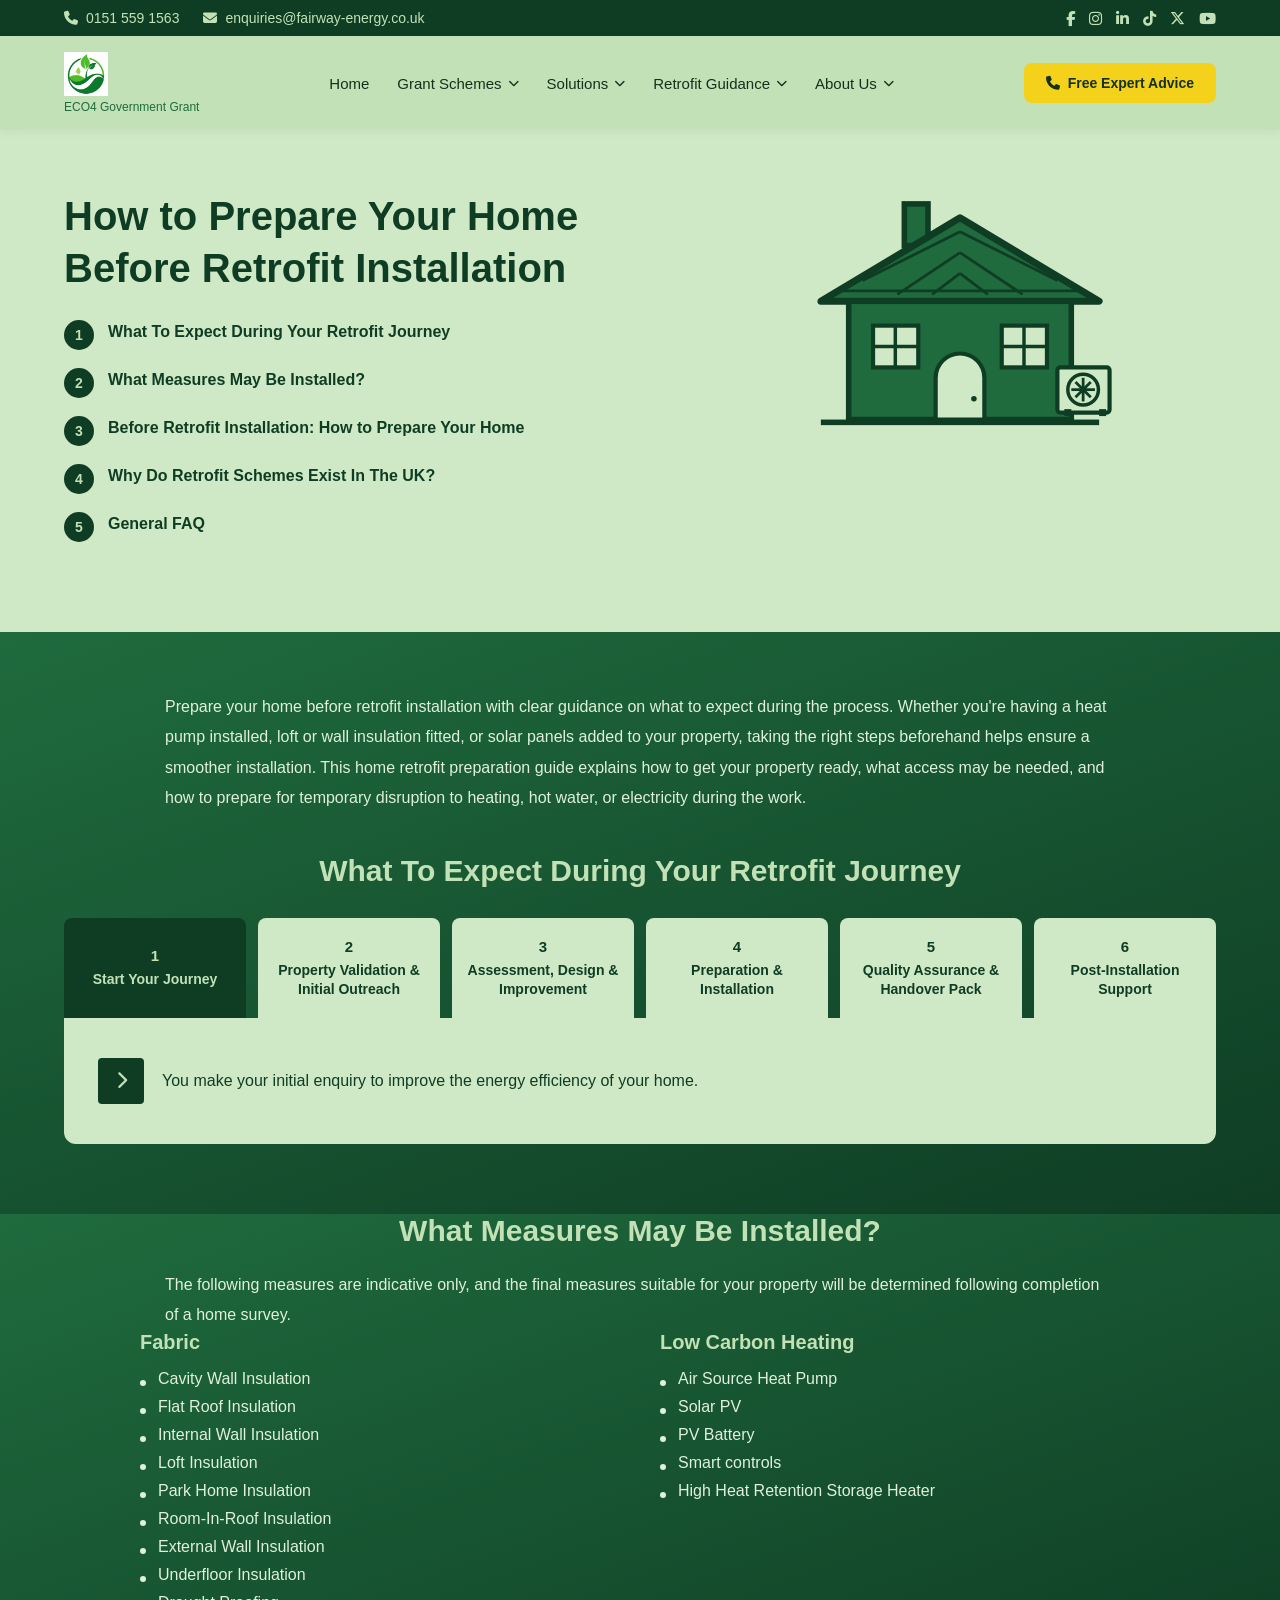
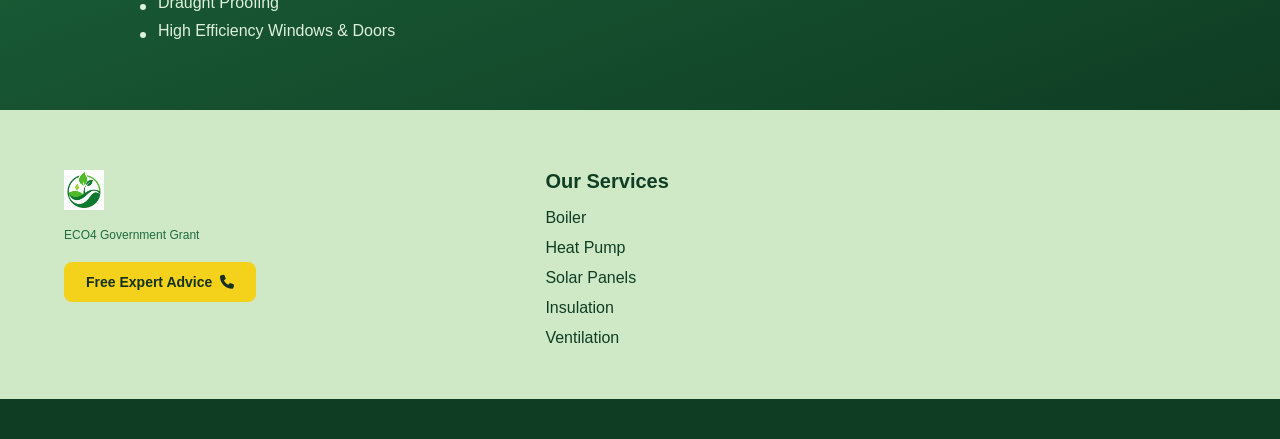
<file: Before Retrofit Installation.html>
<!DOCTYPE html>
<html lang="en">
<head>
    <meta charset="UTF-8">
    <meta name="viewport" content="width=device-width, initial-scale=1.0">
    <title>How to Prepare Your Home Before Retrofit Installation | ECO4 Government Grant
</title>
    <link rel="icon" type="png" href="logoo.png">

    <link rel="preconnect" href="https://fonts.googleapis.com">
    <link href="https://fonts.googleapis.com/css2?family=Poppins:wght@300;400;500;600;700;800&display=swap" rel="stylesheet">

    <link rel="stylesheet" href="https://cdnjs.cloudflare.com/ajax/libs/font-awesome/6.5.2/css/all.min.css">

    <link rel="stylesheet" href="Before Retrofit Installation.css">
    <link rel="stylesheet" href="responsive.css">
</head>

<body>

<div class="topbar">
    <div class="container top-flex">
        <div class="left-info">
            <span><i class="fa-solid fa-phone"></i> 0151 559 1563</span>
            <span><i class="fa-solid fa-envelope"></i> enquiries@fairway-energy.co.uk</span>
        </div>
        <div class="right-info">
            <i class="fab fa-facebook-f"></i>
            <i class="fab fa-instagram"></i>
            <i class="fab fa-linkedin-in"></i>
            <i class="fab fa-tiktok"></i>
            <i class="fab fa-x-twitter"></i>
            <i class="fab fa-youtube"></i>
        </div>
    </div>
</div>

<!--================ HEADER =================-->
<header>
    <div class="container nav">
        <div class="logo">
            <img src="logo.png" alt=" ECO4 Government Grant
">
            <p class="tagline">ECO4 Government Grant
</p>
        </div>

        <button class="mobile-nav-toggle" id="mobileNavToggle" type="button">
            <i class="fa-solid fa-bars"></i>
        </button>

        <nav id="mainNav">
            <ul>
                <li><a href="index.html">Home</a></li>

<li class="has-dropdown">
    <button class="dropdown-toggle" type="button">
        Grant Schemes <i class="fa-solid fa-chevron-down arrow"></i>
    </button>

    <ul class="dropdown-menu">
        <li><a href="ECO4Scheme.html">ECO4 Scheme</a></li>
        <li><a href="WHLG.html">WHLG</a></li>
        <li><a href="GBIS.html">GBIS</a></li>
    </ul>
</li>

<li class="has-dropdown">
    <button class="dropdown-toggle" type="button">
        Solutions <i class="fa-solid fa-chevron-down arrow"></i>
    </button>
    <ul class="dropdown-menu">
        <li><a href="boiler.html">Boiler</a></li>
        <li><a href="heat-pump.html">Heat Pump</a></li>
        <li><a href="solar-panels.html">Solar Panels</a></li>
        <li><a href="insulation.html">Home Insulation</a></li>
        <li><a href="ventilation.html">Ventilation</a></li>
    </ul>
</li>

<li class="has-dropdown">
    <button class="dropdown-toggle" type="button">
        Retrofit Guidance <i class="fa-solid fa-chevron-down arrow"></i>
    </button>
    <ul class="dropdown-menu">
        <li><a href="How Your Renewable Energy System Works.html">How Your Renewable Energy System Works</a></li>
        <li><a href="Before Retrofit Installation.html">Before Retrofit Installation</a></li>
    </ul>
</li>

<li class="has-dropdown">
    <button class="dropdown-toggle" type="button">
        About Us <i class="fa-solid fa-chevron-down arrow"></i>
    </button>
    <ul class="dropdown-menu">
        <li><a href="Trusted and Certified.html">Trusted and Certified</a></li>
        <li><a href="contact.html">Contact</a></li>
    </ul>
</li>

</ul>

</nav>

        <a href="#" class="call-btn">
            <i class="fa-solid fa-phone"></i>
            Free Expert Advice
        </a>
    </div>
</header>


<!--================ HERO + INLINE TOC + VIDEO =================-->
<section class="reg-hero">
    <div class="container reg-grid">

        <!-- LEFT -->
        <div class="reg-left">
            <h1>How to Prepare Your Home Before Retrofit Installation</h1>

            <ol class="reg-toc-inline">
                <li><span class="toc-num">1</span><a >What To Expect During Your Retrofit Journey</a></li>
                <li><span class="toc-num">2</span><a >What Measures May Be Installed?</a></li>
                <li><span class="toc-num">3</span><a >Before Retrofit Installation: How to Prepare Your Home</a></li>
                <li><span class="toc-num">4</span><a >Why Do Retrofit Schemes Exist In The UK?</a></li>
                <li><span class="toc-num">5</span><a >General FAQ</a></li>
            </ol>
        </div>

        <!-- RIGHT: VIDEO CARD -->
        <div class="reg-right">
            <div class="reg-house-icon">
    <svg viewBox="0 0 460 380" xmlns="http://www.w3.org/2000/svg">
        <!-- chimney -->
        <rect x="150" y="20" width="34" height="60" fill="var(--mid-green)" stroke="var(--dark-green)" stroke-width="8"/>

        <!-- roof -->
        <polygon points="30,160 230,40 430,160" fill="var(--mid-green)" stroke="var(--dark-green)" stroke-width="10" stroke-linejoin="round"/>

        <!-- solar panel grid lines on roof -->
        <g stroke="var(--dark-green)" stroke-width="4">
            <line x1="90" y1="130" x2="230" y2="60"/>
            <line x1="140" y1="150" x2="230" y2="90"/>
            <line x1="190" y1="150" x2="230" y2="120"/>
            <line x1="370" y1="130" x2="230" y2="60"/>
            <line x1="320" y1="150" x2="230" y2="90"/>
            <line x1="270" y1="150" x2="230" y2="120"/>
            <line x1="60" y1="145" x2="400" y2="145"/>
        </g>

        <!-- house body -->
        <rect x="70" y="160" width="320" height="170" fill="var(--mid-green)" stroke="var(--dark-green)" stroke-width="8"/>

        <!-- left window -->
        <rect x="105" y="195" width="65" height="60" fill="var(--light-green)" stroke="var(--dark-green)" stroke-width="6"/>
        <line x1="137" y1="195" x2="137" y2="255" stroke="var(--dark-green)" stroke-width="5"/>
        <line x1="105" y1="225" x2="170" y2="225" stroke="var(--dark-green)" stroke-width="5"/>

        <!-- right window -->
        <rect x="290" y="195" width="65" height="60" fill="var(--light-green)" stroke="var(--dark-green)" stroke-width="6"/>
        <line x1="322" y1="195" x2="322" y2="255" stroke="var(--dark-green)" stroke-width="5"/>
        <line x1="290" y1="225" x2="355" y2="225" stroke="var(--dark-green)" stroke-width="5"/>

        <!-- door -->
        <path d="M195 330 V270 A35 35 0 0 1 265 270 V330 Z" fill="var(--light-green)" stroke="var(--dark-green)" stroke-width="6"/>
        <circle cx="250" cy="300" r="4" fill="var(--dark-green)"/>

        <!-- heat pump unit -->
        <rect x="370" y="255" width="75" height="65" rx="4" fill="var(--light-green)" stroke="var(--dark-green)" stroke-width="6"/>
        <circle cx="407" cy="287" r="22" fill="none" stroke="var(--dark-green)" stroke-width="5"/>
        <g stroke="var(--dark-green)" stroke-width="4">
            <line x1="407" y1="270" x2="407" y2="304"/>
            <line x1="390" y1="287" x2="424" y2="287"/>
            <line x1="396" y1="276" x2="418" y2="298"/>
            <line x1="418" y1="276" x2="396" y2="298"/>
        </g>
        <rect x="380" y="315" width="10" height="10" fill="var(--dark-green)"/>
        <rect x="430" y="315" width="10" height="10" fill="var(--dark-green)"/>

        <!-- ground line -->
        <rect x="30" y="330" width="400" height="8" fill="var(--dark-green)"/>
    </svg>
</div>
        </div>
    </div>
</section>

<!--================ WHAT TO EXPECT DURING YOUR RETROFIT JOURNEY =================-->
<section class="reg-dark-section journey-section" id="journey">
    <div class="container">
        <p>
            Prepare your home before retrofit installation with clear guidance on
            what to expect during the process. Whether you're having a heat pump
            installed, loft or wall insulation fitted, or solar panels added to
            your property, taking the right steps beforehand helps ensure a
            smoother installation. This home retrofit preparation guide explains
            how to get your property ready, what access may be needed, and how to
            prepare for temporary disruption to heating, hot water, or
            electricity during the work.
        </p>

        <h2>What To Expect During Your Retrofit Journey</h2>

        <div class="step-tabs">
            <button class="step-tab active" data-step="1"><span class="step-num">1</span>Start Your Journey</button>
            <button class="step-tab" data-step="2"><span class="step-num">2</span>Property Validation &amp; Initial Outreach</button>
            <button class="step-tab" data-step="3"><span class="step-num">3</span>Assessment, Design &amp; Improvement</button>
            <button class="step-tab" data-step="4"><span class="step-num">4</span>Preparation &amp; Installation</button>
            <button class="step-tab" data-step="5"><span class="step-num">5</span>Quality Assurance &amp; Handover Pack</button>
            <button class="step-tab" data-step="6"><span class="step-num">6</span>Post-Installation Support</button>
        </div>

        <div class="step-panel active" data-step-panel="1">
            <div class="chevron-icon"><i class="fa-solid fa-chevron-right"></i></div>
            <p>You make your initial enquiry to improve the energy efficiency of your home.</p>
        </div>
        <div class="step-panel" data-step-panel="2">
            <div class="chevron-icon"><i class="fa-solid fa-chevron-right"></i></div>
            <p>We validate your property's eligibility and carry out an initial outreach call to understand your needs.</p>
        </div>
        <div class="step-panel" data-step-panel="3">
            <div class="chevron-icon"><i class="fa-solid fa-chevron-right"></i></div>
            <p>A qualified assessor surveys your home, designs a suitable retrofit package, and identifies improvement measures.</p>
        </div>
        <div class="step-panel" data-step-panel="4">
            <div class="chevron-icon"><i class="fa-solid fa-chevron-right"></i></div>
            <p>Your home is prepared and our installers carry out the agreed works to a high standard.</p>
        </div>
        <div class="step-panel" data-step-panel="5">
            <div class="chevron-icon"><i class="fa-solid fa-chevron-right"></i></div>
            <p>Every installation is quality checked, and you receive a full handover pack explaining your new systems.</p>
        </div>
        <div class="step-panel" data-step-panel="6">
            <div class="chevron-icon"><i class="fa-solid fa-chevron-right"></i></div>
            <p>Our team remains on hand after installation to answer any questions and provide ongoing support.</p>
        </div>
    </div>
</section>

<!--================ WHAT MEASURES MAY BE INSTALLED =================-->
<section class="reg-dark-section measures-section" id="measures">
    <div class="container">
        <h2>What Measures May Be Installed?</h2>
        <p>
            The following measures are indicative only, and the final measures
            suitable for your property will be determined following completion
            of a home survey.
        </p>

        <div class="measures-grid">
            <div>
                <h3>Fabric</h3>
                <ul>
                    <li>Cavity Wall Insulation</li>
                    <li>Flat Roof Insulation</li>
                    <li>Internal Wall Insulation</li>
                    <li>Loft Insulation</li>
                    <li>Park Home Insulation</li>
                    <li>Room-In-Roof Insulation</li>
                    <li>External Wall Insulation</li>
                    <li>Underfloor Insulation</li>
                    <li>Draught Proofing</li>
                    <li>High Efficiency Windows &amp; Doors</li>
                </ul>
            </div>
            <div>
                <h3>Low Carbon Heating</h3>
                <ul>
                    <li>Air Source Heat Pump</li>
                    <li>Solar PV</li>
                    <li>PV Battery</li>
                    <li>Smart controls</li>
                    <li>High Heat Retention Storage Heater</li>
                </ul>
            </div>
        </div>
    </div>
</section>


<!--================ FOOTER =================-->
<footer class="site-footer">

    <div class="container footer-top">

        <div class="footer-brand">
            <img src="logo.png" alt="ECO4 Grant Scheme" class="footer-logo">
            <p class="tagline">ECO4 Government Grant
 
</p>
            <a href="#" class="call-btn">Free Expert Advice <i class="fa-solid fa-phone"></i></a>
        </div>

        <div class="footer-col">
            <h3>Our Services</h3>
            <ul>
                <li><a href="boiler.html">Boiler</a></li>
                <li><a href="heat-pump.html">Heat Pump</a></li>
                <li><a href="solar-panels.html">Solar Panels</a></li>
                <li><a href="insulation.html">Insulation</a></li>
                <li><a href="ventilation.html">Ventilation</a></li>
            </ul>
        </div>

        

    </div>

  
    <div class="footer-bottom">
        <div class="container">
           
        </div> 
    </div>

   

</footer>

<script src="script.js"></script>
<script>
    document.querySelectorAll('.step-tab').forEach(function (tab) {
        tab.addEventListener('click', function () {
            var step = tab.getAttribute('data-step');

            document.querySelectorAll('.step-tab').forEach(function (t) { t.classList.remove('active'); });
            document.querySelectorAll('.step-panel').forEach(function (p) { p.classList.remove('active'); });

            tab.classList.add('active');
            document.querySelector('[data-step-panel="' + step + '"]').classList.add('active');
        });
    });
</script>

</body>
</html>
</file>
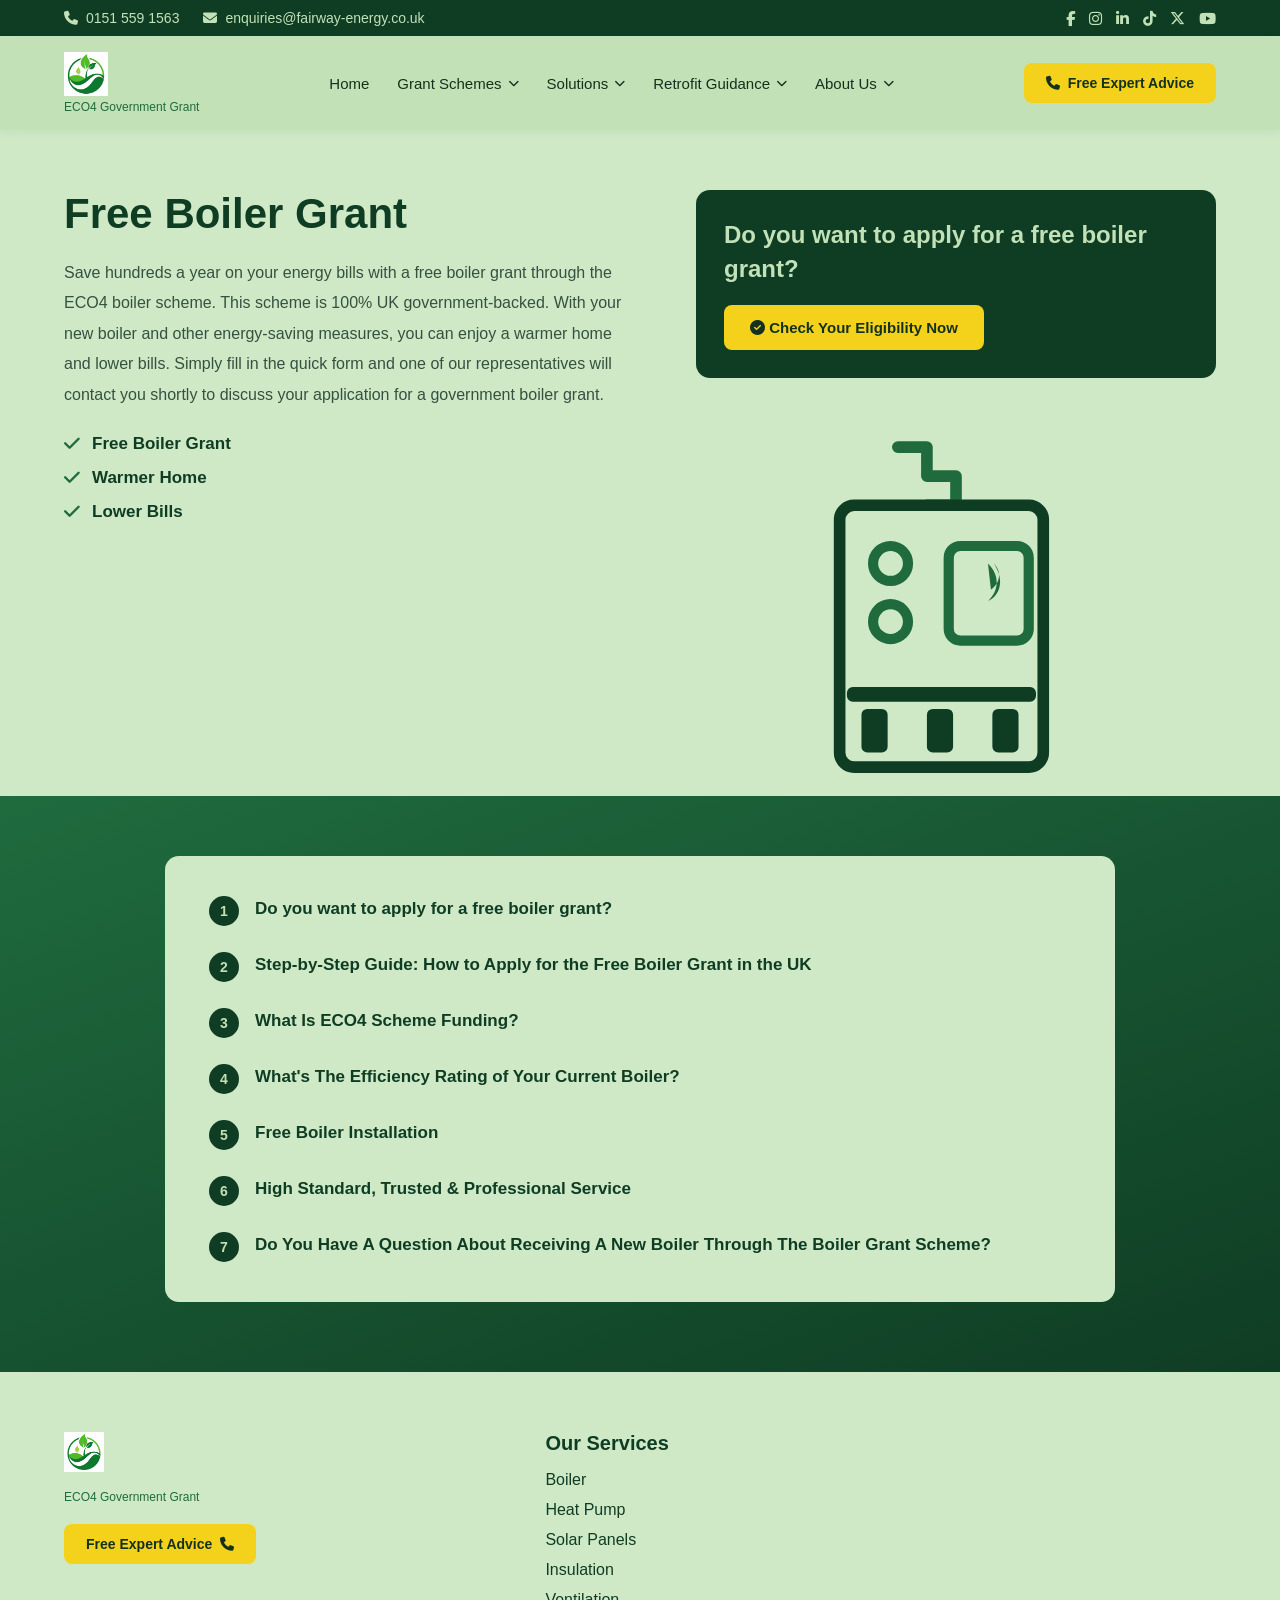
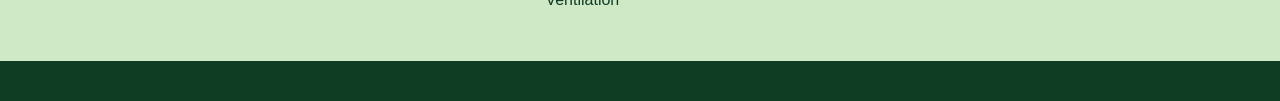
<file: boiler.html>
<!DOCTYPE html>
<html lang="en">
<head>
    <meta charset="UTF-8">
    <meta name="viewport" content="width=device-width, initial-scale=1.0">
    <title>Free Boiler Grant |ECO4 Government Grant
</title>
    <link rel="icon" type="png" href="logoo.png">

    <link rel="preconnect" href="https://fonts.googleapis.com">
    <link href="https://fonts.googleapis.com/css2?family=Poppins:wght@300;400;500;600;700;800&display=swap" rel="stylesheet">

    <link rel="stylesheet" href="https://cdnjs.cloudflare.com/ajax/libs/font-awesome/6.5.2/css/all.min.css">

    <link rel="stylesheet" href="boiler.css">
    <link rel="stylesheet" href="responsive.css">
</head>

<body>

<div class="topbar">
    <div class="container top-flex">
        <div class="left-info">
            <span><i class="fa-solid fa-phone"></i> 0151 559 1563</span>
            <span><i class="fa-solid fa-envelope"></i> enquiries@fairway-energy.co.uk</span>
        </div>
        <div class="right-info">
            <i class="fab fa-facebook-f"></i>
            <i class="fab fa-instagram"></i>
            <i class="fab fa-linkedin-in"></i>
            <i class="fab fa-tiktok"></i>
            <i class="fab fa-x-twitter"></i>
            <i class="fab fa-youtube"></i>
        </div>
    </div>
</div>

<!--================ HEADER =================-->
<header>
    <div class="container nav">
        <div class="logo">
            <img src="logo.png" alt="ECO4 Government Grant
">
            <p class="tagline">ECO4 Government Grant
</p>
        </div>

        <button class="mobile-nav-toggle" id="mobileNavToggle" type="button">
            <i class="fa-solid fa-bars"></i>
        </button>

        <nav id="mainNav">
            <ul>
                <li><a href="index.html">Home</a></li>

                <li class="has-dropdown">
                    <button class="dropdown-toggle" type="button">
                        Grant Schemes <i class="fa-solid fa-chevron-down arrow"></i>
                    </button>
                    <ul class="dropdown-menu">
        <li><a href="ECO4Scheme.html">ECO4 Scheme</a></li>
        <li><a href="WHLG.html">WHLG</a></li>
        <li><a href="GBIS.html">GBIS</a></li>
    </ul>
                </li>

                <li class="has-dropdown">
                    <button class="dropdown-toggle" type="button">
                        Solutions <i class="fa-solid fa-chevron-down arrow"></i>
                    </button>
                    <ul class="dropdown-menu">
        <li><a href="boiler.html">Boiler</a></li>
        <li><a href="heat-pump.html">Heat Pump</a></li>
        <li><a href="solar-panels.html">Solar Panels</a></li>
        <li><a href="insulation.html">Home Insulation</a></li>
        <li><a href="ventilation.html">Ventilation</a></li>
    </ul>
                </li>

                <li class="has-dropdown">
                    <button class="dropdown-toggle" type="button">
                        Retrofit Guidance <i class="fa-solid fa-chevron-down arrow"></i>
                    </button>
                 <ul class="dropdown-menu">
        <li><a href="How Your Renewable Energy System Works.html">How Your Renewable Energy System Works</a></li>
        <li><a href="Before Retrofit Installation.html">Before Retrofit Installation</a></li>
    </ul>
                </li>

                <li class="has-dropdown">
                    <button class="dropdown-toggle" type="button">
                        About Us <i class="fa-solid fa-chevron-down arrow"></i>
                    </button>
                    <ul class="dropdown-menu">
        <li><a href="Trusted and Certified.html">Trusted and Certified</a></li>
        <li><a href="contact.html">Contact</a></li>
    </ul>
                </li>
            </ul>
        </nav>

        <a href="#" class="call-btn">
            <i class="fa-solid fa-phone"></i>
            Free Expert Advice
        </a>
    </div>
</header>


<!--================ HERO =================-->
<section class="fbg-hero">
    <div class="container fbg-grid">

        <!-- LEFT -->
        <div class="fbg-left">
            <h1>Free Boiler Grant</h1>
            <p>
                Save hundreds a year on your energy bills with a free boiler grant
                through the ECO4 boiler scheme. This scheme is 100% UK
                government-backed. With your new boiler and other energy-saving
                measures, you can enjoy a warmer home and lower bills. Simply fill
                in the quick form and one of our representatives will contact you
                shortly to discuss your application for a government boiler grant.
            </p>

            <ul class="checklist">
                <li><i class="fa-solid fa-check"></i> Free Boiler Grant</li>
                <li><i class="fa-solid fa-check"></i> Warmer Home</li>
                <li><i class="fa-solid fa-check"></i> Lower Bills</li>
            </ul>
        </div>

        <!-- RIGHT -->
        <div class="fbg-right">

            <div class="apply-box">
                <h2>Do you want to apply for a free boiler grant?</h2>
                <a href="eligibility.html">
                    <i class="fa-solid fa-circle-check"></i>
                    Check Your Eligibility Now
                </a>
            </div>

            <div class="boiler-icon-wrap">
                <svg viewBox="0 0 220 260" xmlns="http://www.w3.org/2000/svg">
                    <path d="M70 20 h20 v20 h20 v20 h-20" fill="none" stroke="var(--mid-green)" stroke-width="8" stroke-linecap="round" stroke-linejoin="round"/>
                    <rect x="30" y="60" width="140" height="180" rx="10" fill="var(--light-green)" stroke="var(--dark-green)" stroke-width="8"/>
                    <circle cx="65" cy="100" r="12" fill="none" stroke="var(--mid-green)" stroke-width="7"/>
                    <circle cx="65" cy="140" r="12" fill="none" stroke="var(--mid-green)" stroke-width="7"/>
                    <rect x="105" y="88" width="55" height="65" rx="8" fill="none" stroke="var(--mid-green)" stroke-width="7"/>
                    <path d="M132 100 c8 8 8 18 0 26 c8 -4 12 -14 4 -26 c6 6 4 14 -2 18" fill="var(--mid-green)"/>
                    <rect x="45" y="200" width="18" height="30" rx="4" fill="var(--dark-green)"/>
                    <rect x="90" y="200" width="18" height="30" rx="4" fill="var(--dark-green)"/>
                    <rect x="135" y="200" width="18" height="30" rx="4" fill="var(--dark-green)"/>
                    <rect x="35" y="185" width="130" height="10" rx="4" fill="var(--dark-green)"/>
                </svg>
            </div>

        </div>
    </div>
</section>

<!--================ TABLE OF CONTENTS =================-->
<section class="fbg-toc-section">
    <div class="container">
        <div class="toc-box">
            <ol class="toc-list">
                <li>
                    <span class="toc-num">1</span>
                    <a>Do you want to apply for a free boiler grant?</a>
                </li>
                <li>
                    <span class="toc-num">2</span>
                    <a>Step-by-Step Guide: How to Apply for the Free Boiler Grant in the UK</a>
                </li>
                <li>
                    <span class="toc-num">3</span>
                    <a>What Is ECO4 Scheme Funding?</a>
                </li>
                <li>
                    <span class="toc-num">4</span>
                    <a>What's The Efficiency Rating of Your Current Boiler?</a>
                </li>
                <li>
                    <span class="toc-num">5</span>
                    <a >Free Boiler Installation</a>
                </li>
                <li>
                    <span class="toc-num">6</span>
                    <a>High Standard, Trusted &amp; Professional Service</a>
                </li>
                <li>
                    <span class="toc-num">7</span>
                    <a >Do You Have A Question About Receiving A New Boiler Through The Boiler Grant Scheme?</a>
                </li>
            </ol>
        </div>
    </div>
</section>

<!--================ STEP-BY-STEP GUIDE INTRO =================-->


<!--================ FOOTER =================-->
<footer class="site-footer">

    <div class="container footer-top">

        <div class="footer-brand">
            <img src="logo.png" alt="ECO4 Grant Scheme" class="footer-logo">
            <p class="tagline">ECO4 Government Grant
 
</p>
            <a href="#" class="call-btn">Free Expert Advice <i class="fa-solid fa-phone"></i></a>
        </div>

        <div class="footer-col">
            <h3>Our Services</h3>
            <ul>
                <li><a href="boiler.html">Boiler</a></li>
                <li><a href="heat-pump.html">Heat Pump</a></li>
                <li><a href="solar-panels.html">Solar Panels</a></li>
                <li><a href="insulation.html">Insulation</a></li>
                <li><a href="ventilation.html">Ventilation</a></li>
            </ul>
        </div>

        

    </div>

  
    <div class="footer-bottom">
        <div class="container">
           
        </div> 
    </div>

   

</footer>
<script src="script.js"></script>
</body>
</html>
</file>
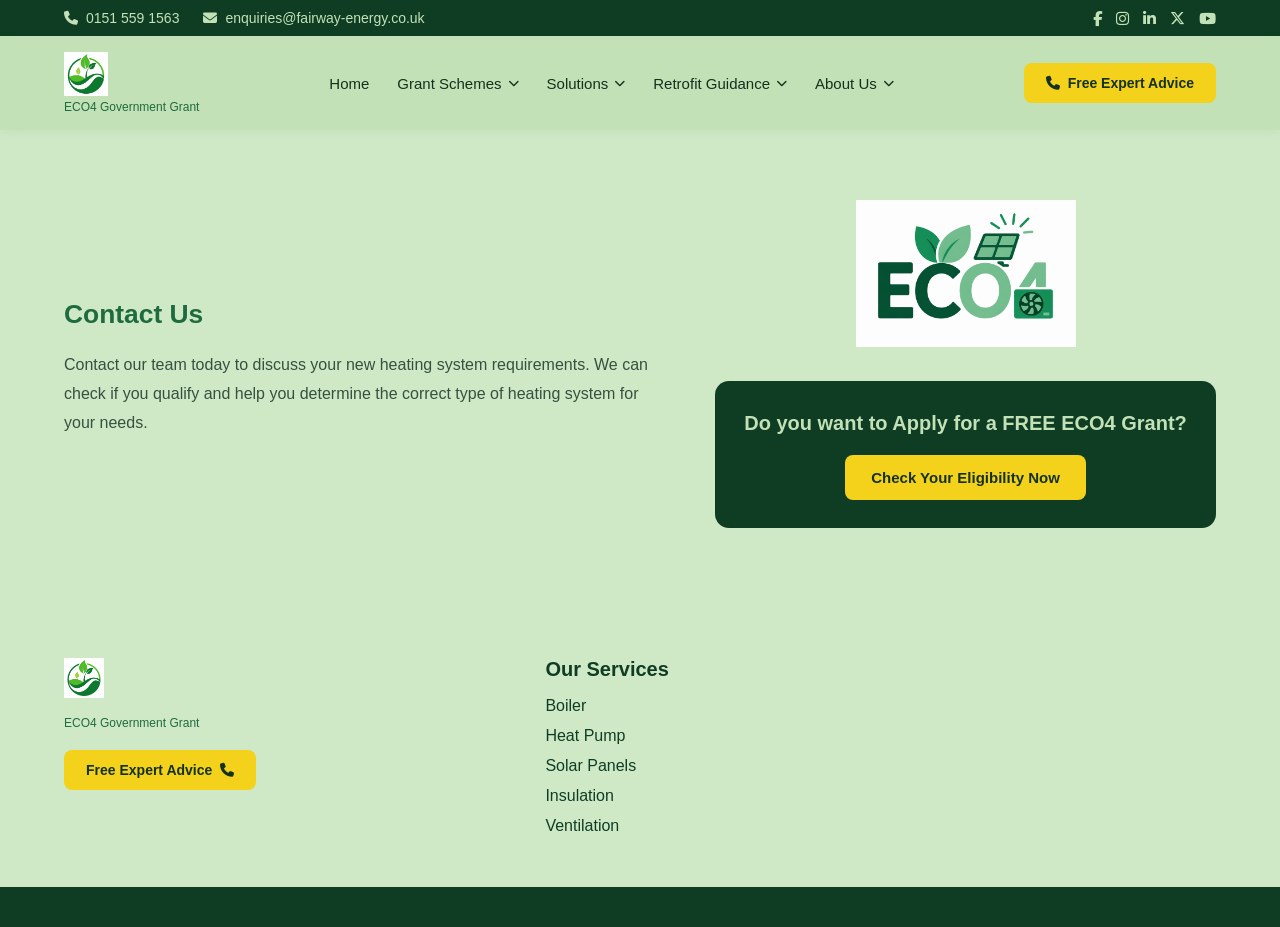
<file: contact.html>
<!DOCTYPE html>
<html lang="en">
<head>
    <meta charset="UTF-8">
    <meta name="viewport" content="width=device-width, initial-scale=1.0">
    <title>Contact Page</title>
    <link rel="icon" type="png" href="logoo.png">

    <link rel="preconnect" href="https://fonts.googleapis.com">
    <link href="https://fonts.googleapis.com/css2?family=Poppins:wght@300;400;500;600;700;800&display=swap" rel="stylesheet">

    <link rel="stylesheet"
href="https://cdnjs.cloudflare.com/ajax/libs/font-awesome/6.5.2/css/all.min.css">

    <link rel="stylesheet" href="contact.css">
    <link rel="stylesheet" href="responsive.css">
</head>

<body>


<div class="topbar">

    <div class="container top-flex">

        <div class="left-info">

            <span><i class="fa-solid fa-phone"></i> 0151 559 1563</span>

            <span><i class="fa-solid fa-envelope"></i>
                enquiries@fairway-energy.co.uk
            </span>

            

        </div>

        <div class="right-info">

            

            <i class="fab fa-facebook-f"></i>
            <i class="fab fa-instagram"></i>
            <i class="fab fa-linkedin-in"></i>
            <i class="fab fa-x-twitter"></i>
            <i class="fab fa-youtube"></i>

        </div>

    </div>

</div>


<!--================ HEADER =================-->

<header>

<div class="container nav">

<div class="logo">

    <!-- Replace with your logo -->

    <img src="logo.png" alt="Logo">
    <p class="tagline">ECO4 Government Grant
</p>

</div>

<button class="mobile-nav-toggle" id="mobileNavToggle" type="button">
    <i class="fa-solid fa-bars"></i>
</button>

<nav id="mainNav">

<ul>

<li><a href="index.html">Home</a></li>

<li class="has-dropdown">
    <button class="dropdown-toggle" type="button">
        Grant Schemes <i class="fa-solid fa-chevron-down arrow"></i>
    </button>

    <ul class="dropdown-menu">
        <li><a href="ECO4Scheme.html">ECO4 Scheme</a></li>
        <li><a href="WHLG.html">WHLG</a></li>
        <li><a href="GBIS.html">GBIS</a></li>
    </ul>
</li>

<li class="has-dropdown">
    <button class="dropdown-toggle" type="button">
        Solutions <i class="fa-solid fa-chevron-down arrow"></i>
    </button>
    <ul class="dropdown-menu">
        <li><a href="boiler.html">Boiler</a></li>
        <li><a href="heat-pump.html">Heat Pump</a></li>
        <li><a href="solar-panels.html">Solar Panels</a></li>
        <li><a href="insulation.html">Home Insulation</a></li>
        <li><a href="ventilation.html">Ventilation</a></li>
    </ul>
</li>

<li class="has-dropdown">
    <button class="dropdown-toggle" type="button">
        Retrofit Guidance <i class="fa-solid fa-chevron-down arrow"></i>
    </button>
    <ul class="dropdown-menu">
        <li><a href="How Your Renewable Energy System Works.html">How Your Renewable Energy System Works</a></li>
        <li><a href="Before Retrofit Installation.html">Before Retrofit Installation</a></li>
    </ul>
</li>

<li class="has-dropdown">
    <button class="dropdown-toggle" type="button">
        About Us <i class="fa-solid fa-chevron-down arrow"></i>
    </button>
    <ul class="dropdown-menu">
        <li><a href="Trusted and Certified.html">Trusted and Certified</a></li>
        <li><a href="contact.html">Contact</a></li>
    </ul>
</li>

</ul>

</nav>

<a href="#" class="call-btn">

<i class="fa-solid fa-phone"></i>

Free Expert Advice

</a>

</div>

</header>



<!--================ HERO =================-->

<section class="hero">

<div class="container hero-grid">

<!-- LEFT -->

<div class="hero-left">

<h1>



<span>

Contact Us

</span>

</h1>

<p>
Contact our team today to discuss your new heating system requirements.
We can check if you qualify and help you determine the correct type of heating system for your needs.



</p>




</div>


<!-- RIGHT -->

<div class="hero-right">

<div class="eco-logo">

<!-- Replace with ECO4 Logo -->

<img src="eco logo.png" alt="ECO4">

</div>


<div class="apply-box">

<h2>

Do you want to Apply for a FREE ECO4 Grant?

</h2>

<a href="eligibility.html">

Check Your Eligibility Now

</a>

</div>

</div>

</div>


<!-- Decorative Shape -->



</section>


<!--================ FOOTER =================-->
<footer class="site-footer">

    <div class="container footer-top">

        <div class="footer-brand">
            <img src="logo.png" alt="ECO4 Grant Scheme" class="footer-logo">
            <p class="tagline">ECO4 Government Grant
 
</p>
            <a href="#" class="call-btn">Free Expert Advice <i class="fa-solid fa-phone"></i></a>
        </div>

        <div class="footer-col">
            <h3>Our Services</h3>
            <ul>
                <li><a href="boiler.html">Boiler</a></li>
                <li><a href="heat-pump.html">Heat Pump</a></li>
                <li><a href="solar-panels.html">Solar Panels</a></li>
                <li><a href="insulation.html">Insulation</a></li>
                <li><a href="ventilation.html">Ventilation</a></li>
            </ul>
        </div>

        

    </div>

  
    <div class="footer-bottom">
        <div class="container">
           
        </div> 
    </div>

   

</footer>
<script src="script.js"></script>

</body>
</html>
</file>
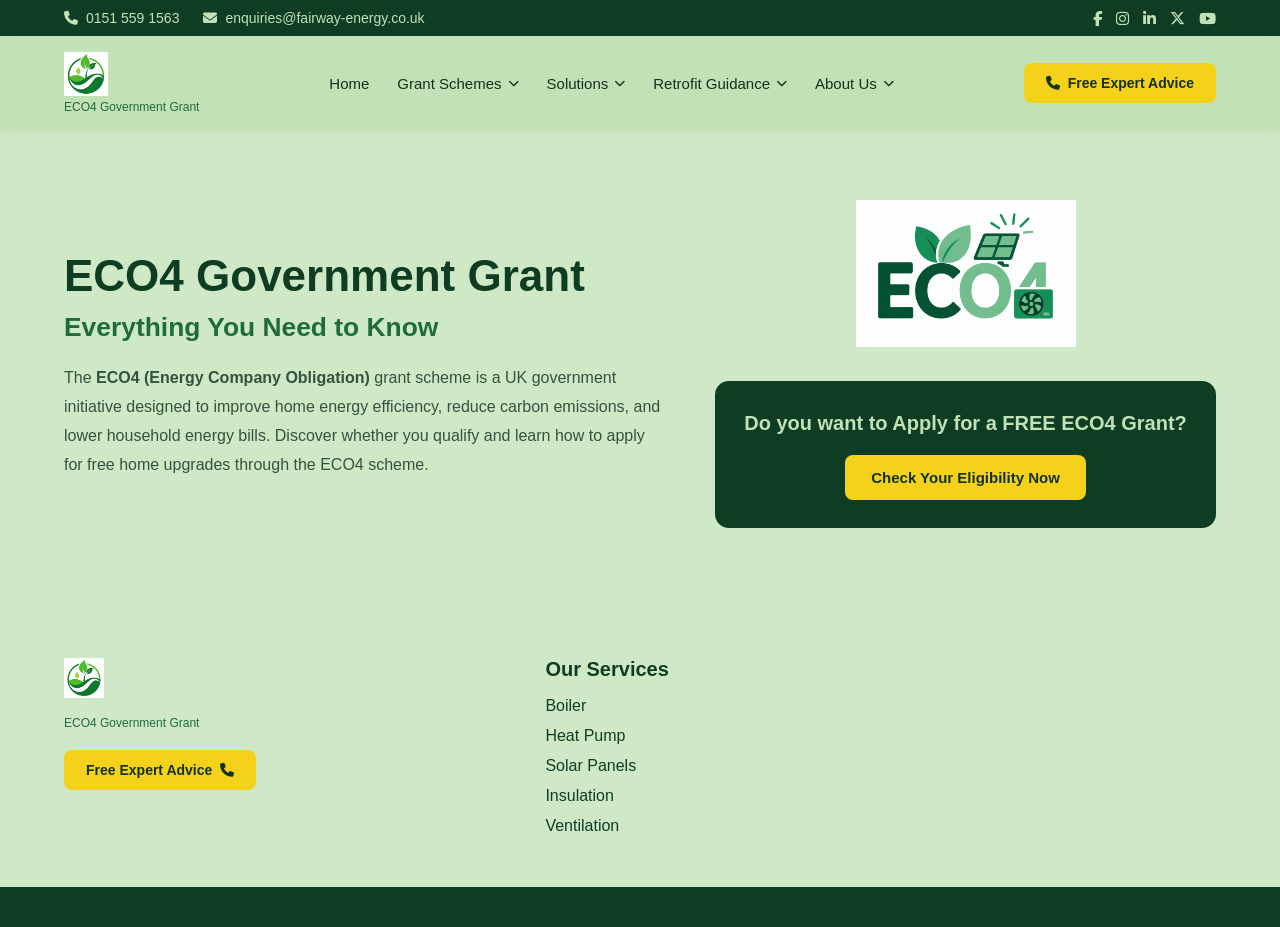
<file: ECO4Scheme.html>
<!DOCTYPE html>
<html lang="en">
<head>
    <meta charset="UTF-8">
    <meta name="viewport" content="width=device-width, initial-scale=1.0">
    <title>ECO4 Scheme</title>
    <link rel="icon" type="png" href="logoo.png">

    <link rel="preconnect" href="https://fonts.googleapis.com">
    <link href="https://fonts.googleapis.com/css2?family=Poppins:wght@300;400;500;600;700;800&display=swap" rel="stylesheet">

    <link rel="stylesheet"
href="https://cdnjs.cloudflare.com/ajax/libs/font-awesome/6.5.2/css/all.min.css">

    <link rel="stylesheet" href="ECO4Scheme.css">
    <link rel="stylesheet" href="responsive.css">
</head>

<body>


<div class="topbar">

    <div class="container top-flex">

        <div class="left-info">

            <span><i class="fa-solid fa-phone"></i> 0151 559 1563</span>

            <span><i class="fa-solid fa-envelope"></i>
                enquiries@fairway-energy.co.uk
            </span>

            <span>
               

        </div>

        <div class="right-info">

           

            <i class="fab fa-facebook-f"></i>
            <i class="fab fa-instagram"></i>
            <i class="fab fa-linkedin-in"></i>
            <i class="fab fa-x-twitter"></i>
            <i class="fab fa-youtube"></i>

        </div>

    </div>

</div>


<!--================ HEADER =================-->

<header>

<div class="container nav">

<div class="logo">

    <!-- Replace with your logo -->

    <img src="logo.png" alt="Logo">
    <p class="tagline">ECO4 Government Grant
</p>

</div>

<button class="mobile-nav-toggle" id="mobileNavToggle" type="button">
    <i class="fa-solid fa-bars"></i>
</button>

<nav id="mainNav">

<ul>

<li><a href="index.html">Home</a></li>

<li class="has-dropdown">
    <button class="dropdown-toggle" type="button">
        Grant Schemes <i class="fa-solid fa-chevron-down arrow"></i>
    </button>
<ul class="dropdown-menu">
        <li><a href="ECO4Scheme.html">ECO4 Scheme</a></li>
        <li><a href="WHLG.html">WHLG</a></li>
        <li><a href="GBIS.html">GBIS</a></li>
    </ul>
</li>

<li class="has-dropdown">
    <button class="dropdown-toggle" type="button">
        Solutions <i class="fa-solid fa-chevron-down arrow"></i>
    </button>
    <ul class="dropdown-menu">
        <li><a href="boiler.html">Boiler</a></li>
        <li><a href="heat-pump.html">Heat Pump</a></li>
        <li><a href="solar-panels.html">Solar Panels</a></li>
        <li><a href="insulation.html">Home Insulation</a></li>
        <li><a href="ventilation.html">Ventilation</a></li>
    </ul>
</li>

<li class="has-dropdown">
    <button class="dropdown-toggle" type="button">
        Retrofit Guidance <i class="fa-solid fa-chevron-down arrow"></i>
    </button>
    <ul class="dropdown-menu">
        <li><a href="How Your Renewable Energy System Works.html">How Your Renewable Energy System Works</a></li>
        <li><a href="Before Retrofit Installation.html">Before Retrofit Installation</a></li>
    </ul>
</li>

<li class="has-dropdown">
    <button class="dropdown-toggle" type="button">
        About Us <i class="fa-solid fa-chevron-down arrow"></i>
    </button>
    <ul class="dropdown-menu">
        <li><a href="Trusted and Certified.html">Trusted and Certified</a></li>
        <li><a href="contact.html">Contact</a></li>
    </ul>
</li>

</ul>

</nav>

<a href="#" class="call-btn">

<i class="fa-solid fa-phone"></i>

Free Expert Advice

</a>

</div>

</header>



<!--================ HERO =================-->

<section class="hero">

<div class="container hero-grid">

<!-- LEFT -->

<div class="hero-left">

<h1>

ECO4 Government Grant 

<span>

Everything You Need to Know

</span>

</h1>

<p>

The <b>ECO4 (Energy Company Obligation)</b>
grant scheme is a UK government initiative
designed to improve home energy efficiency,
reduce carbon emissions, and lower household
energy bills.

Discover whether you qualify and learn how
to apply for free home upgrades through
the ECO4 scheme.

</p>

</div>


<!-- RIGHT -->

<div class="hero-right">

<div class="eco-logo">

<!-- Replace with ECO4 Logo -->

<img src="eco logo.png" alt="ECO4">

</div>


<div class="apply-box">

<h2>

Do you want to Apply for a FREE ECO4 Grant?

</h2>

<a href="eligibility.html">

Check Your Eligibility Now

</a>

</div>

</div>

</div>


<!-- Decorative Shape -->


</section>


<!--================ FOOTER =================-->
<footer class="site-footer">

    <div class="container footer-top">

        <div class="footer-brand">
            <img src="logo.png" alt="ECO4 Grant Scheme" class="footer-logo">
            <p class="tagline">ECO4 Government Grant
 
</p>
            <a href="#" class="call-btn">Free Expert Advice <i class="fa-solid fa-phone"></i></a>
        </div>

        <div class="footer-col">
            <h3>Our Services</h3>
            <ul>
                <li><a href="boiler.html">Boiler</a></li>
                <li><a href="heat-pump.html">Heat Pump</a></li>
                <li><a href="solar-panels.html">Solar Panels</a></li>
                <li><a href="insulation.html">Insulation</a></li>
                <li><a href="ventilation.html">Ventilation</a></li>
            </ul>
        </div>

        

    </div>

  
    <div class="footer-bottom">
        <div class="container">
           
        </div> 
    </div>

   

</footer>

<script src="script.js"></script>

</body>
</html>
</file>
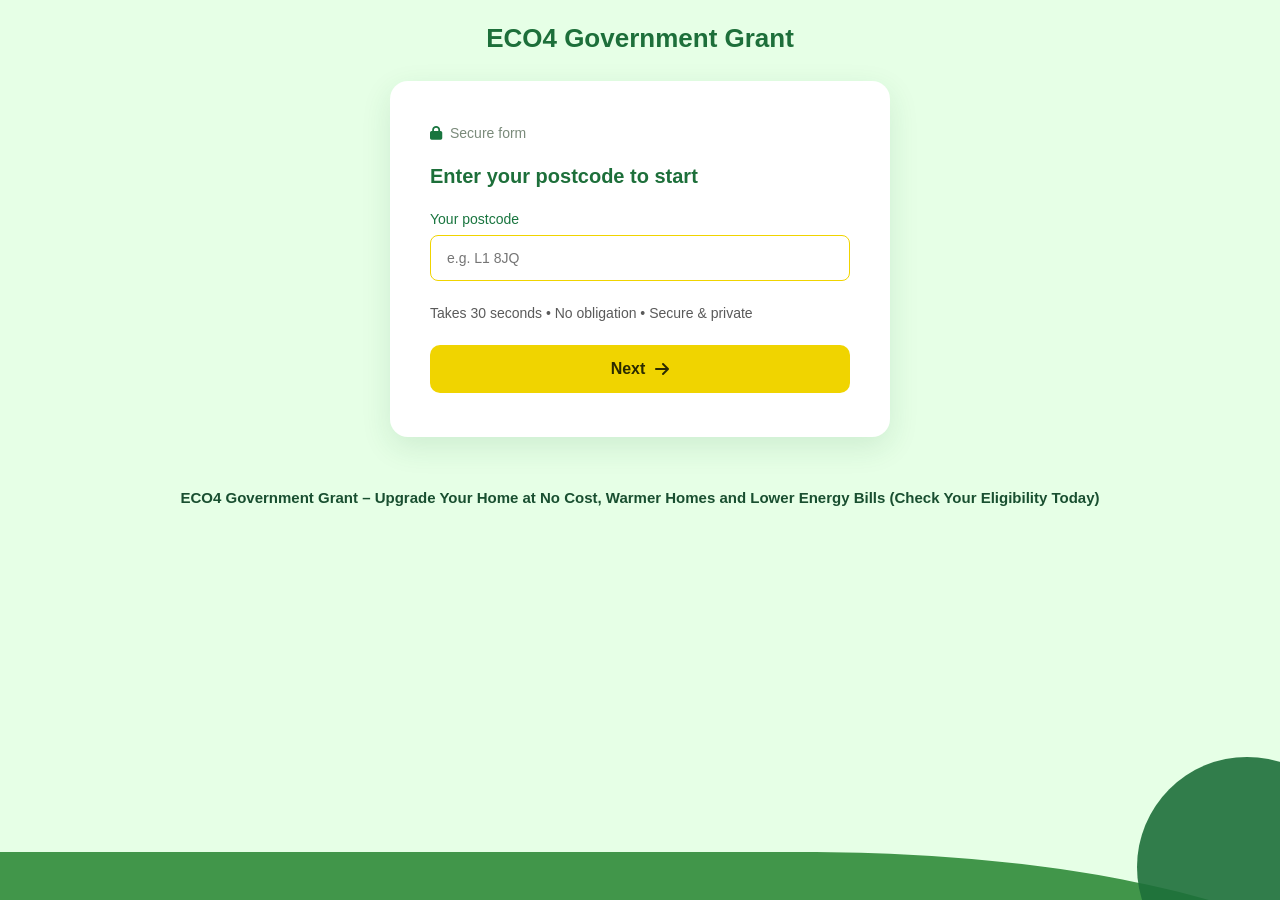
<file: eligibility.html>
<!DOCTYPE html>
<html lang="en">
<head>
<meta charset="UTF-8">
<meta name="viewport" content="width=device-width, initial-scale=1.0">
<title>Check Your Eligibility | ECO4 Government Grant</title>

<link rel="stylesheet"
href="https://cdnjs.cloudflare.com/ajax/libs/font-awesome/6.6.0/css/all.min.css">

<link rel="stylesheet" href="eligibility.css">
</head>
<div class="bottom-wave">
    <svg viewBox="0 0 1440 320" preserveAspectRatio="none">
        <path fill="#41964A"
            d="M0,250
               C350,250 650,250 900,250
               C1100,250 1250,280 1360,320
               C1410,340 1440,360 1440,360
               L1440,320
               L0,320
               Z">
        </path>
    </svg>
</div>

<body>

<div class="corner-shape"></div>

<div class="page">

  <div class="logo-wrap">
    <div class="logo">
      <span class="logo-text">ECO4 Government Grant<br><span>    </span></span>
    </div>
  </div>

  <div class="card" id="card">

    
    <div class="step active" id="step-1" data-step="1">

      <div class="secure-row">
        <i class="fa-solid fa-lock secure-icon"></i>
        <span>Secure form</span>
      </div>

      <h1 class="step-title">Enter your postcode to start</h1>

      <label class="field-label" for="postcode">Your postcode</label>
      <input
        type="text"
        id="postcode"
        class="field-input"
        placeholder="e.g. L1 8JQ"
        autocomplete="postal-code"
        inputmode="text"
      >
      <p class="field-error" id="postcode-error">Please enter a valid UK postcode.</p>

      <p class="reassurance">
        Takes 30 seconds &bull; No obligation &bull; Secure &amp; private
      </p>

      <button type="button" class="next-btn" id="postcode-next">
        Next
        <i class="fa-solid fa-arrow-right"></i>
      </button>

    </div>

    
    <div class="step" id="step-2a" data-step="2a">

      <h1 class="step-title">Select your address</h1>

      <label class="field-label" for="address-search">Your address</label>

      <div class="autocomplete">
        <input
          type="text"
          id="address-search"
          class="field-input"
          placeholder="Start typing your address"
          autocomplete="off"
          role="combobox"
          aria-expanded="false"
          aria-controls="address-listbox"
          aria-autocomplete="list"
        >
        <ul class="suggestions" id="address-listbox" role="listbox"></ul>
      </div>
      <p class="field-error" id="address-error">Please select an address from the list.</p>

      <div class="btn-row">
        <button type="button" class="prev-btn" data-back>
          <i class="fa-solid fa-arrow-left"></i>
          Previous
        </button>
        <button type="button" class="next-btn compact" id="address-next" disabled>
          Next
          <i class="fa-solid fa-arrow-right"></i>
        </button>
      </div>

    </div>

   
    <div class="step" id="step-2b" data-step="2b">

      <h1 class="step-title">Simply enter your house name/number and street</h1>

      <label class="field-label" for="manual-address">Your house name/number and street</label>
      <input
        type="text"
        id="manual-address"
        class="field-input"
        placeholder="Enter your house name/number and street"
        autocomplete="address-line1"
      >
      <p class="field-error" id="manual-error">Please enter your house name/number and street.</p>

      <div class="btn-row">
        <button type="button" class="prev-btn" data-back>
          <i class="fa-solid fa-arrow-left"></i>
          Previous
        </button>
        <button type="button" class="next-btn compact" id="manual-next">
          Next
          <i class="fa-solid fa-arrow-right"></i>
        </button>
      </div>

    </div>

    
    <div class="step" id="step-3" data-step="3">

      <h1 class="step-title">Please confirm the type of property that you live in?</h1>

      <div class="radio-group" id="property-type-group" role="radiogroup" aria-label="Property type">
        <label class="radio-option">
          <input type="radio" name="property-type" value="Detached House">
          <span class="radio-dot"></span>
          <span class="radio-label">Detached House</span>
        </label>
        <label class="radio-option">
          <input type="radio" name="property-type" value="Semi-Detached House">
          <span class="radio-dot"></span>
          <span class="radio-label">Semi-Detached House</span>
        </label>
        <label class="radio-option">
          <input type="radio" name="property-type" value="Terraced House">
          <span class="radio-dot"></span>
          <span class="radio-label">Terraced House</span>
        </label>
        <label class="radio-option">
          <input type="radio" name="property-type" value="Bungalow">
          <span class="radio-dot"></span>
          <span class="radio-label">Bungalow</span>
        </label>
        <label class="radio-option">
          <input type="radio" name="property-type" value="Cottage">
          <span class="radio-dot"></span>
          <span class="radio-label">Cottage</span>
        </label>
        <label class="radio-option">
          <input type="radio" name="property-type" value="Flat/Apartment">
          <span class="radio-dot"></span>
          <span class="radio-label">Flat/Apartment</span>
        </label>
      </div>

      <div class="btn-row">
        <button type="button" class="prev-btn" data-back>
          <i class="fa-solid fa-arrow-left"></i>
          Previous
        </button>
        <button type="button" class="next-btn compact" id="property-type-next" disabled>
          Next
          <i class="fa-solid fa-arrow-right"></i>
        </button>
      </div>

    </div>

    
    <div class="step" id="step-4" data-step="4">

      <h1 class="step-title">Have any of the following improvements been made to your home in the last 12 months?</h1>

      <div class="checkbox-group" id="improvements-group" role="group" aria-label="Home improvements">
        <label class="checkbox-option">
          <input type="checkbox" name="improvements" value="No improvements" id="improvement-none">
          <span class="checkbox-box"></span>
          <span class="checkbox-label">No improvements</span>
        </label>
        <label class="checkbox-option">
          <input type="checkbox" name="improvements" value="Not sure" id="improvement-not-sure">
          <span class="checkbox-box"></span>
          <span class="checkbox-label">Not sure</span>
        </label>
        <label class="checkbox-option">
          <input type="checkbox" name="improvements" value="Loft Insulation">
          <span class="checkbox-box"></span>
          <span class="checkbox-label">Loft Insulation</span>
        </label>
        <label class="checkbox-option">
          <input type="checkbox" name="improvements" value="Cavity Wall Insulation">
          <span class="checkbox-box"></span>
          <span class="checkbox-label">Cavity Wall Insulation</span>
        </label>
        <label class="checkbox-option">
          <input type="checkbox" name="improvements" value="Solid Wall Insulation">
          <span class="checkbox-box"></span>
          <span class="checkbox-label">Solid Wall Insulation</span>
        </label>
        <label class="checkbox-option">
          <input type="checkbox" name="improvements" value="Floor Insulation">
          <span class="checkbox-box"></span>
          <span class="checkbox-label">Floor Insulation</span>
        </label>
        <label class="checkbox-option">
          <input type="checkbox" name="improvements" value="Roof Insulation">
          <span class="checkbox-box"></span>
          <span class="checkbox-label">Roof Insulation</span>
        </label>
        <label class="checkbox-option">
          <input type="checkbox" name="improvements" value="Double Glazing">
          <span class="checkbox-box"></span>
          <span class="checkbox-label">Double Glazing</span>
        </label>
        <label class="checkbox-option">
          <input type="checkbox" name="improvements" value="Triple Glazing">
          <span class="checkbox-box"></span>
          <span class="checkbox-label">Triple Glazing</span>
        </label>
        <label class="checkbox-option">
          <input type="checkbox" name="improvements" value="Draught Proofing">
          <span class="checkbox-box"></span>
          <span class="checkbox-label">Draught Proofing</span>
        </label>
        <label class="checkbox-option">
          <input type="checkbox" name="improvements" value="Boiler Upgrade">
          <span class="checkbox-box"></span>
          <span class="checkbox-label">Boiler Upgrade</span>
        </label>
        <label class="checkbox-option">
          <input type="checkbox" name="improvements" value="Heating Controls">
          <span class="checkbox-box"></span>
          <span class="checkbox-label">Heating Controls</span>
        </label>
        <label class="checkbox-option">
          <input type="checkbox" name="improvements" value="Heat Pumps">
          <span class="checkbox-box"></span>
          <span class="checkbox-label">Heat Pumps</span>
        </label>
        <label class="checkbox-option">
          <input type="checkbox" name="improvements" value="Hot Water Cylinder Insulation">
          <span class="checkbox-box"></span>
          <span class="checkbox-label">Hot Water Cylinder Insulation</span>
        </label>
        <label class="checkbox-option">
          <input type="checkbox" name="improvements" value="Solar Panels">
          <span class="checkbox-box"></span>
          <span class="checkbox-label">Solar Panels</span>
        </label>
        <label class="checkbox-option">
          <input type="checkbox" name="improvements" value="Solar Water Heating">
          <span class="checkbox-box"></span>
          <span class="checkbox-label">Solar Water Heating</span>
        </label>
        <label class="checkbox-option">
          <input type="checkbox" name="improvements" value="Biomass Boilers">
          <span class="checkbox-box"></span>
          <span class="checkbox-label">Biomass Boilers</span>
        </label>
        <label class="checkbox-option">
          <input type="checkbox" name="improvements" value="Energy-efficient Ventilation Systems">
          <span class="checkbox-box"></span>
          <span class="checkbox-label">Energy-efficient Ventilation Systems</span>
        </label>
        <label class="checkbox-option">
          <input type="checkbox" name="improvements" value="Air Tightness">
          <span class="checkbox-box"></span>
          <span class="checkbox-label">Air Tightness</span>
        </label>
        <label class="checkbox-option">
          <input type="checkbox" name="improvements" value="Thermal Bridging">
          <span class="checkbox-box"></span>
          <span class="checkbox-label">Thermal Bridging</span>
        </label>
      </div>

      <p class="field-error" id="improvements-error">Please select at least one option.</p>

      <div class="btn-row">
        <button type="button" class="prev-btn" data-back>
          <i class="fa-solid fa-arrow-left"></i>
          Previous
        </button>
        <button type="button" class="next-btn compact" id="improvements-next" disabled>
          Next
          <i class="fa-solid fa-arrow-right"></i>
        </button>
      </div>

    </div>

   
    <div class="step" id="step-5" data-step="5">

      <h1 class="step-title">Are you a homeowner or renter?</h1>

      <div class="radio-group" id="occupancy-group" role="radiogroup" aria-label="Homeowner or renter">
        <label class="radio-option">
          <input type="radio" name="occupancy" value="Homeowner">
          <span class="radio-dot"></span>
          <span class="radio-label">Homeowner</span>
        </label>
        <label class="radio-option">
          <input type="radio" name="occupancy" value="Private Renter">
          <span class="radio-dot"></span>
          <span class="radio-label">Private Renter</span>
        </label>
        <label class="radio-option">
          <input type="radio" name="occupancy" value="Social Housing">
          <span class="radio-dot"></span>
          <span class="radio-label">Social Housing (Council or housing association)</span>
        </label>
      </div>

      <div class="btn-row">
        <button type="button" class="prev-btn" data-back>
          <i class="fa-solid fa-arrow-left"></i>
          Previous
        </button>
        <button type="button" class="next-btn compact" id="occupancy-next" disabled>
          Next
          <i class="fa-solid fa-arrow-right"></i>
        </button>
      </div>

    </div>

    
    <div class="step" id="step-social" data-step="5s">

      <h1 class="step-title">Is your property affected by any of the following?</h1>

      <div class="checkbox-group" id="property-issue-group" role="group" aria-label="Property issues">
        <label class="checkbox-option">
          <input type="checkbox" name="property-issue" value="Damp">
          <span class="checkbox-box"></span>
          <span class="checkbox-label">Damp</span>
        </label>
        <label class="checkbox-option">
          <input type="checkbox" name="property-issue" value="Mould">
          <span class="checkbox-box"></span>
          <span class="checkbox-label">Mould</span>
        </label>
        <label class="checkbox-option">
          <input type="checkbox" name="property-issue" value="Condensation">
          <span class="checkbox-box"></span>
          <span class="checkbox-label">Condensation</span>
        </label>
        <label class="checkbox-option">
          <input type="checkbox" name="property-issue" value="Leakage">
          <span class="checkbox-box"></span>
          <span class="checkbox-label">Leakage</span>
        </label>
        <label class="checkbox-option">
          <input type="checkbox" name="property-issue" value="Cold or draughty room">
          <span class="checkbox-box"></span>
          <span class="checkbox-label">Cold or draughty room</span>
        </label>
        <label class="checkbox-option">
          <input type="checkbox" name="property-issue" value="Poor insulation">
          <span class="checkbox-box"></span>
          <span class="checkbox-label">Poor insulation</span>
        </label>
        <label class="checkbox-option">
          <input type="checkbox" name="property-issue" value="None" id="property-issue-none">
          <span class="checkbox-box"></span>
          <span class="checkbox-label">None</span>
        </label>
      </div>

      <p class="field-error" id="social-error">Please select at least one option.</p>

      <div class="btn-row">
        <button type="button" class="prev-btn" data-back>
          <i class="fa-solid fa-arrow-left"></i>
          Previous
        </button>
        <button type="button" class="next-btn compact" id="social-next" disabled>
          Next
          <i class="fa-solid fa-arrow-right"></i>
        </button>
      </div>

    </div>

    
    <div class="step" id="step-5b" data-step="5b">

      <h1 class="step-title">Does your property have a gas supply?</h1>

      <div class="radio-group" id="gas-group" role="radiogroup" aria-label="Gas supply">
        <label class="radio-option">
          <input type="radio" name="gas-supply" value="Yes">
          <span class="radio-dot"></span>
          <span class="radio-label">Yes</span>
        </label>
        <label class="radio-option">
          <input type="radio" name="gas-supply" value="No">
          <span class="radio-dot"></span>
          <span class="radio-label">No</span>
        </label>
      </div>

      <p class="info-block">
        Yes = On-gas (connected to mains gas)<br>
        No = Off-gas (not connected to mains gas)
      </p>

      <div class="btn-row">
        <button type="button" class="prev-btn" data-back>
          <i class="fa-solid fa-arrow-left"></i>
          Previous
        </button>
        <button type="button" class="next-btn compact" id="gas-next" disabled>
          Next
          <i class="fa-solid fa-arrow-right"></i>
        </button>
      </div>

    </div>

   
    <div class="step" id="step-5c" data-step="5c">

      <h1 class="step-title">Which income band does your household fall into?</h1>

      <div class="radio-group" id="benefits-group" role="radiogroup" aria-label="Household income band">
        <label class="radio-option">
          <input type="radio" name="benefits" value="Under £1,500">
          <span class="radio-dot"></span>
          <span class="radio-label">Under £1,500</span>
        </label>
        <label class="radio-option">
          <input type="radio" name="benefits" value="£1,500–£2,499">
          <span class="radio-dot"></span>
          <span class="radio-label">£1,500–£2,499</span>
        </label>
        <label class="radio-option">
          <input type="radio" name="benefits" value="£2,500–£3,499">
          <span class="radio-dot"></span>
          <span class="radio-label">£2,500–£3,499</span>
        </label>
        <label class="radio-option">
          <input type="radio" name="benefits" value="£3,500+">
          <span class="radio-dot"></span>
          <span class="radio-label">£3,500+</span>
        </label>
      </div>

      <div class="btn-row">
        <button type="button" class="prev-btn" data-back>
          <i class="fa-solid fa-arrow-left"></i>
          Previous
        </button>
        <button type="button" class="next-btn compact" id="benefits-next" disabled>
          Next
          <i class="fa-solid fa-arrow-right"></i>
        </button>
      </div>

    </div>

    <div class="step" id="step-6" data-step="6">

        <h1 class="step-title">Do you currently have any of the following outstanding credit commitments?</h1>

        <div class="checkbox-group" id="debt-group" role="group" aria-label="Outstanding credit commitments">

            <label class="checkbox-option">
                <input type="checkbox" name="debt" value="Credit cards">
                <span class="checkbox-box"></span>
                <span class="checkbox-label">Credit cards</span>
            </label>

            <label class="checkbox-option">
                <input type="checkbox" name="debt" value="Personal loans">
                <span class="checkbox-box"></span>
                <span class="checkbox-label">Personal loans</span>
            </label>

            <label class="checkbox-option">
                <input type="checkbox" name="debt" value="Store cards or catalogue accounts">
                <span class="checkbox-box"></span>
                <span class="checkbox-label">Store cards or catalogue accounts</span>
            </label>

            <label class="checkbox-option">
                <input type="checkbox" name="debt" value="Overdrafts">
                <span class="checkbox-box"></span>
                <span class="checkbox-label">Overdrafts</span>
            </label>

            <label class="checkbox-option">
                <input type="checkbox" name="debt" value="Council Tax arrears">
                <span class="checkbox-box"></span>
                <span class="checkbox-label">Council Tax arrears</span>
            </label>

            <label class="checkbox-option">
                <input type="checkbox" name="debt" value="Utility bill arrears (gas, electricity, water)">
                <span class="checkbox-box"></span>
                <span class="checkbox-label">Utility bill arrears (gas, electricity, water)</span>
            </label>

            <label class="checkbox-option">
                <input type="checkbox" name="debt" value="Rent arrears">
                <span class="checkbox-box"></span>
                <span class="checkbox-label">Rent arrears</span>
            </label>

            <label class="checkbox-option">
                <input type="checkbox" name="debt" value="HMRC or tax debts">
                <span class="checkbox-box"></span>
                <span class="checkbox-label">HMRC or tax debts</span>
            </label>

            <label class="checkbox-option">
                <input type="checkbox" name="debt" value="None" id="debt-none">
                <span class="checkbox-box"></span>
                <span class="checkbox-label">None</span>
            </label>

        </div>

        <p class="field-error" id="debt-error">Please select at least one option.</p>

        <div class="btn-row">

            <button type="button" class="prev-btn" data-back>
                <i class="fa-solid fa-arrow-left"></i>
                Previous
            </button>

            <button
                type="button"
                class="next-btn compact"
                id="debt-next"
                disabled>

                Next
                <i class="fa-solid fa-arrow-right"></i>

            </button>

        </div>

    </div>


    <div class="step" id="step-6b" data-step="6b">

        <h1 class="step-title">Which of the following best describes your total outstanding debt balance?</h1>

        <div class="radio-group" id="debt-amount-group" role="radiogroup" aria-label="Total outstanding debt balance">

            <label class="radio-option">
                <input type="radio" name="debt-amount" value="Under £2,000">
                <span class="radio-dot"></span>
                <span class="radio-label">Under £2,000</span>
            </label>

            <label class="radio-option">
                <input type="radio" name="debt-amount" value="£2,000–£5,000">
                <span class="radio-dot"></span>
                <span class="radio-label">£2,000–£5,000</span>
            </label>

            <label class="radio-option">
                <input type="radio" name="debt-amount" value="£5,001–£10,000">
                <span class="radio-dot"></span>
                <span class="radio-label">£5,001–£10,000</span>
            </label>

            <label class="radio-option">
                <input type="radio" name="debt-amount" value="£10,001–£20,000">
                <span class="radio-dot"></span>
                <span class="radio-label">£10,001–£20,000</span>
            </label>

            <label class="radio-option">
                <input type="radio" name="debt-amount" value="Over £20,000">
                <span class="radio-dot"></span>
                <span class="radio-label">Over £20,000</span>
            </label>

            <label class="radio-option">
                <input type="radio" name="debt-amount" value="Not Sure">
                <span class="radio-dot"></span>
                <span class="radio-label">Not Sure</span>
            </label>

        </div>

        <div class="btn-row">

            <button type="button" class="prev-btn" data-back>
                <i class="fa-solid fa-arrow-left"></i>
                Previous
            </button>

            <button
                type="button"
                class="next-btn compact"
                id="debt-amount-next"
                disabled>

                Next
                <i class="fa-solid fa-arrow-right"></i>

            </button>

        </div>

    </div>

    
    <div class="step" id="step-7" data-step="7">

        <h1 class="step-title"></h1>

        <label class="field-label">Title</label>

        <select id="title" class="field-input">
            <option value="">Please choose</option>
            <option>Mr</option>
            <option>Mrs</option>
            <option>Miss</option>
            <option>Ms</option>
            <option>Dr</option>
        </select>

        <label class="field-label">Your First Name</label>
        <input type="text" id="firstname" class="field-input">

        <label class="field-label">Your Last Name</label>
        <input type="text" id="lastname" class="field-input">

        <label class="field-label">Your Phone Number</label>
        <input type="tel" id="phone" class="field-input">

        <label class="field-label">Your Email Address</label>
        <input type="email" id="email" class="field-input">

        <div class="btn-row">

            <button type="button" class="prev-btn" data-back>
                <i class="fa-solid fa-arrow-left"></i>
                Previous
            </button>

            <button
                type="button"
                class="next-btn compact"
                id="contact-next"
                disabled>

                Submit
                <i class="fa-solid fa-arrow-right"></i>

            </button>

        </div>

    </div>

    
    <div class="step" id="step-9" data-step="9">

        <h1 class="step-title">When's best to call you?</h1>

        <p class="info-block">
            We cannot guarantee a specific time or date to contact you.
            However, we will do our very best to call you at a time or day
            that is convenient for you.
            <br><br>
            <strong>Our opening times are: Mon-Fri 9am-7pm.</strong>
        </p>

        <label class="field-label" for="call-time">
            When's best to call you?
        </label>

        <input
            type="text"
            id="call-time"
            class="field-input"
            placeholder="e.g. 2pm or Tomorrow Morning"
        >

        <p class="info-block" style="margin-top:30px;">
            If you are eligible for the ECO4 grant and once your install is
            complete, you will receive a free energy-saving gift pack or a
            £100 cash award, as a thank you from us for choosing ECO4 Government Grant.
        </p>

        <p class="info-block">
            Terms Apply.
        </p>

        <label class="field-label" for="gift">
            Which gift would you prefer?
        </label>

        <select id="gift" class="field-input">
            <option value="">None</option>
            <option value="cash">£100 cash award paid into my bank</option>
            <option value="gift-pack">
                Free energy-saving appliances gift pack (kettle & toaster)
            </option>
        </select>

        <label class="checkbox-option" style="margin-top:25px;">
            <input type="checkbox" id="privacy-check">
            <span class="checkbox-box"></span>
            <span class="checkbox-label">
                By ticking this box, you agree to the storage and processing
                of your personal data provided in this form in accordance
                with our Privacy Policy.
            </span>
        </label>

        <div class="btn-row">

            <button type="button" class="prev-btn" data-back>
                <i class="fa-solid fa-arrow-left"></i>
                Previous
            </button>

            <button
                type="button"
                class="next-btn compact"
                id="submit-btn"
                disabled>

                SUBMIT NOW

            </button>

        </div>

    </div>
    
    

    
    <div class="step" id="step-1o" data-step="10">
      <p class="step-title" style="font-size:20px;">Step 9 goes here…</p>
      <div class="btn-row">
        <button type="button" class="prev-btn" data-back>
          <i class="fa-solid fa-arrow-left"></i>
          Previous
        </button>
      </div>
    </div>
    

  </div>

</div>
<footer class="footer-text">
    <h2>
       ECO4 Government Grant  – Upgrade Your Home at No Cost, Warmer Homes and Lower Energy Bills (Check Your Eligibility Today)
    </h2>

</footer>

<script src="eligibility.js"></script>
</body>
</html>
</file>
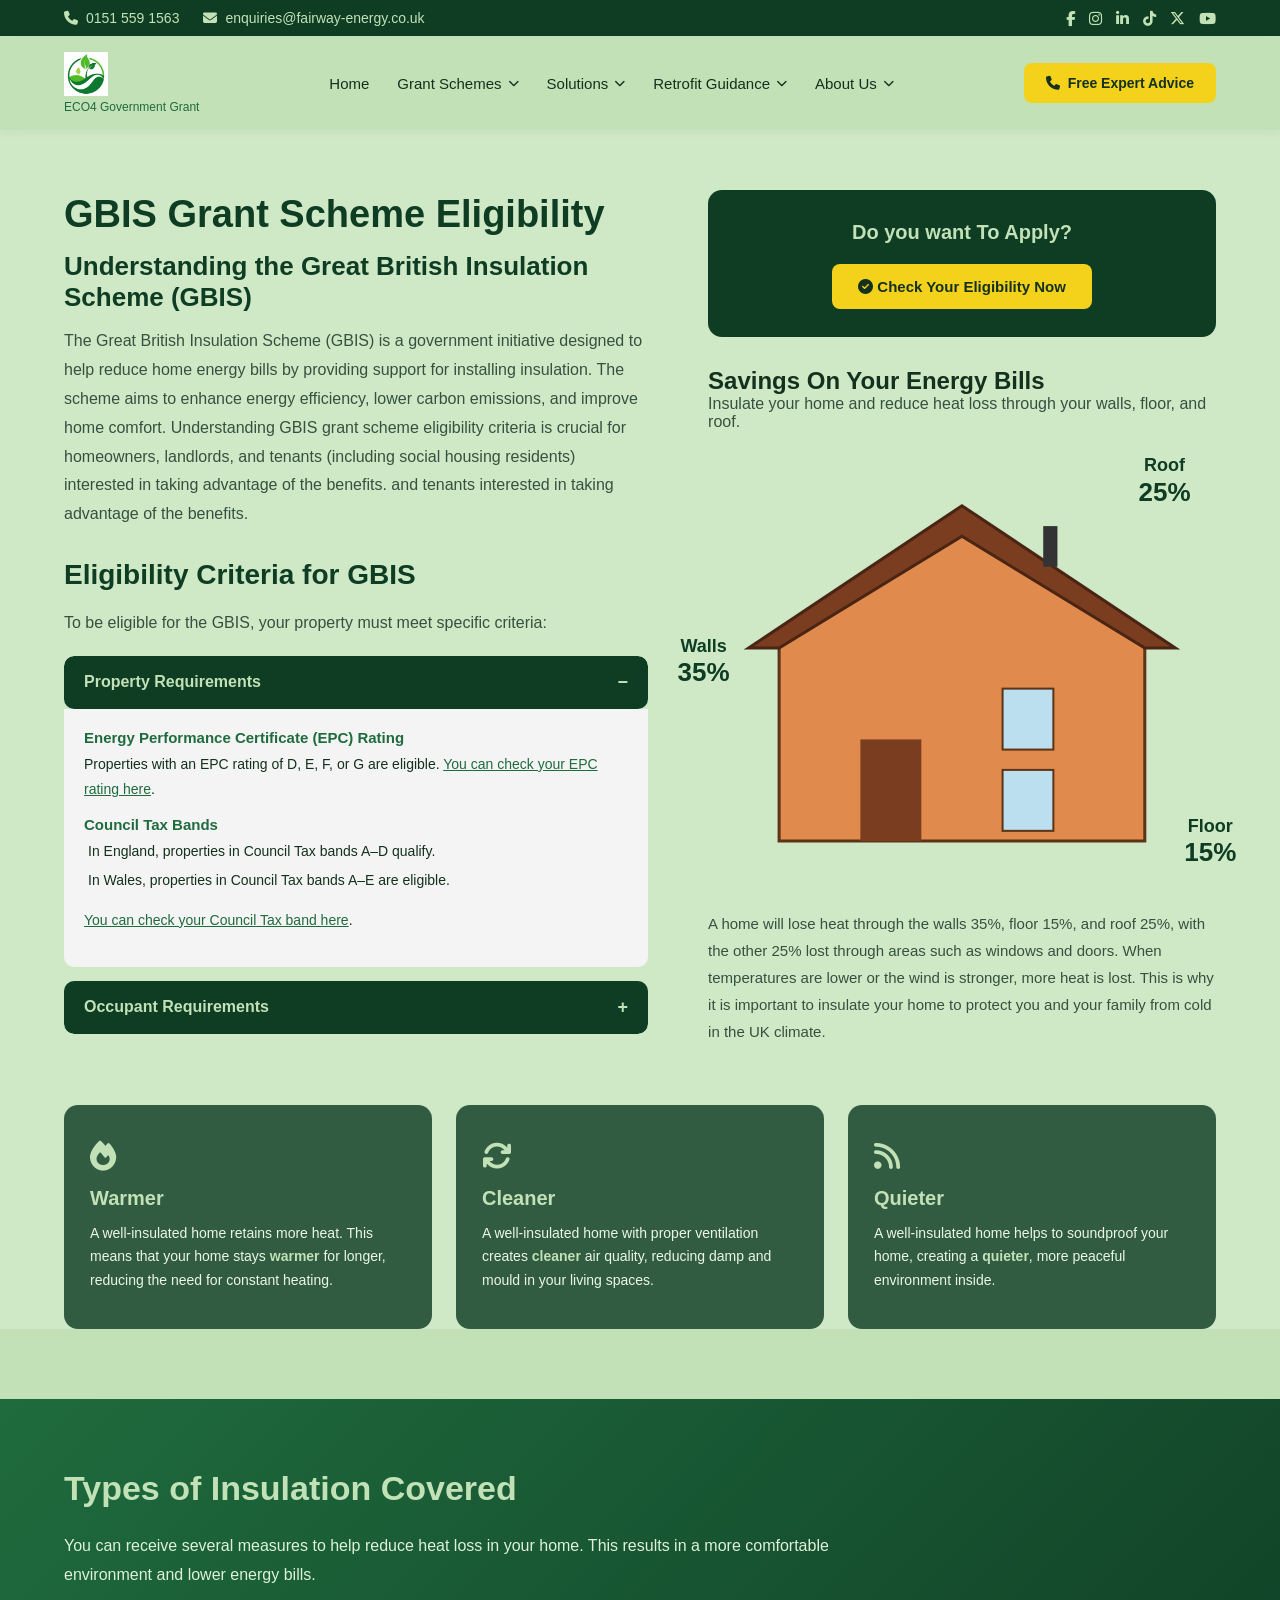
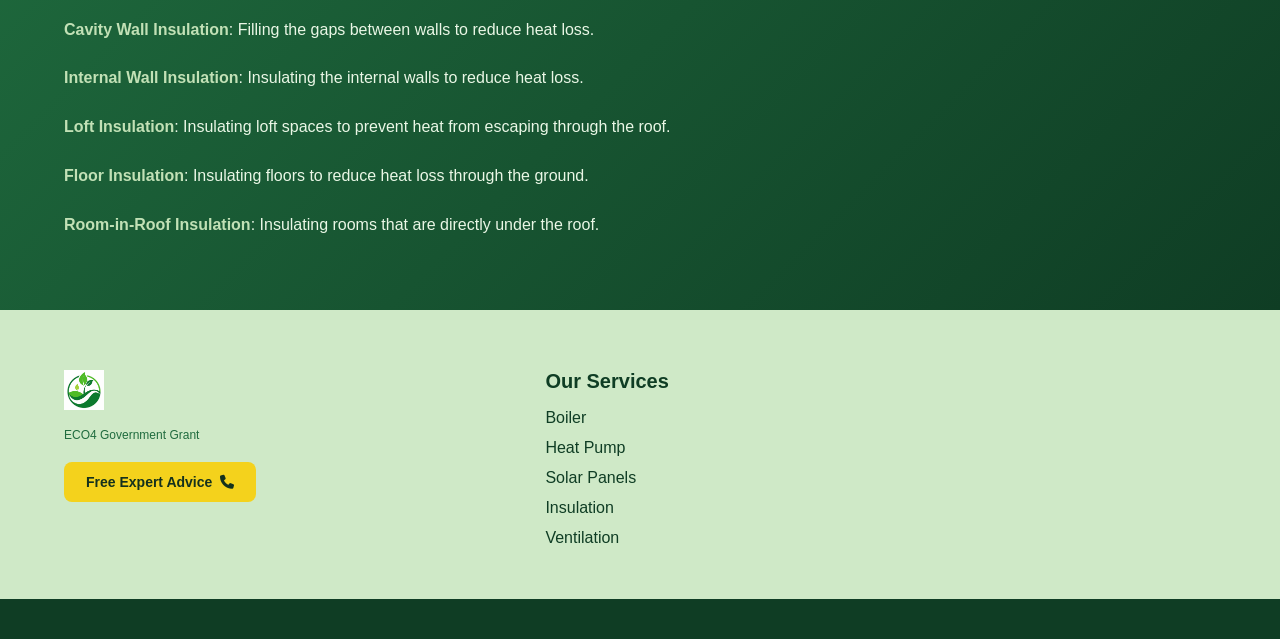
<file: GBIS.html>
<!DOCTYPE html>
<html lang="en">
<head>
    <meta charset="UTF-8">
    <meta name="viewport" content="width=device-width, initial-scale=1.0">
    <title>GBIS Grant Scheme Eligibility | ECO4 Government Grant
</title>
    <link rel="icon" type="png" href="logoo.png">

    <link rel="preconnect" href="https://fonts.googleapis.com">
    <link href="https://fonts.googleapis.com/css2?family=Poppins:wght@300;400;500;600;700;800&display=swap" rel="stylesheet">

    <link rel="stylesheet" href="https://cdnjs.cloudflare.com/ajax/libs/font-awesome/6.5.2/css/all.min.css">

    <link rel="stylesheet" href="GBIS.css">
    <link rel="stylesheet" href="responsive.css">
</head>

<body>

<div class="topbar">
    <div class="container top-flex">
        <div class="left-info">
            <span><i class="fa-solid fa-phone"></i> 0151 559 1563</span>
            <span><i class="fa-solid fa-envelope"></i> enquiries@fairway-energy.co.uk</span>
        </div>
        <div class="right-info">
            <i class="fab fa-facebook-f"></i>
            <i class="fab fa-instagram"></i>
            <i class="fab fa-linkedin-in"></i>
            <i class="fab fa-tiktok"></i>
            <i class="fab fa-x-twitter"></i>
            <i class="fab fa-youtube"></i>
        </div>
    </div>
</div>

<!--================ HEADER =================-->
<header>
    <div class="container nav">
        <div class="logo">
            <img src="logo.png" alt="ECO4 Government Grant
">
            <p class="tagline">ECO4 Government Grant
</p>
        </div>

        <button class="mobile-nav-toggle" id="mobileNavToggle" type="button">
            <i class="fa-solid fa-bars"></i>
        </button>

        <nav id="mainNav">
            <ul>
                <li><a href="index.html">Home</a></li>

                <li class="has-dropdown">
                    <button class="dropdown-toggle" type="button">
                        Grant Schemes <i class="fa-solid fa-chevron-down arrow"></i>
                    </button>
                    <ul class="dropdown-menu">
                        <li><a href="ECO4Scheme.html">ECO4 Scheme</a></li>
                        <li><a href="WHLG.html">WHLG</a></li>
                        <li><a href="GBIS.html">GBIS</a></li>
                    </ul>
                </li>

                <li class="has-dropdown">
                    <button class="dropdown-toggle" type="button">
                        Solutions <i class="fa-solid fa-chevron-down arrow"></i>
                    </button>
                    <ul class="dropdown-menu">
                        <li><a href="boiler.html">Boiler</a></li>
                        <li><a href="heat-pump.html">Heat Pump</a></li>
                        <li><a href="solar-panels.html">Solar Panels</a></li>
                        <li><a href="insulation.html">Home Insulation</a></li>
                        <li><a href="ventilation.html">Ventilation</a></li>
                    </ul>
                </li>

                <li class="has-dropdown">
                    <button class="dropdown-toggle" type="button">
                        Retrofit Guidance <i class="fa-solid fa-chevron-down arrow"></i>
                    </button>
                  <ul class="dropdown-menu">
        <li><a href="How Your Renewable Energy System Works.html">How Your Renewable Energy System Works</a></li>
        <li><a href="Before Retrofit Installation.html">Before Retrofit Installation</a></li>
    </ul>
                </li>

                <li class="has-dropdown">
                    <button class="dropdown-toggle" type="button">
                        About Us <i class="fa-solid fa-chevron-down arrow"></i>
                    </button>
                    <ul class="dropdown-menu">
        <li><a href="Trusted and Certified.html">Trusted and Certified</a></li>
        <li><a href="contact.html">Contact</a></li>
    </ul>
                </li>
            </ul>
        </nav>

        <a href="#" class="call-btn">
            <i class="fa-solid fa-phone"></i>
            Free Expert Advice
        </a>
    </div>
</header>


<!--================ GBIS HERO / ELIGIBILITY =================-->
<section class="gbis-hero">
    <div class="container gbis-grid">

        <!-- LEFT -->
        <div class="gbis-left">
            <h1>GBIS Grant Scheme Eligibility</h1>
            <h3>Understanding the Great British Insulation Scheme (GBIS)</h3>
            <p>
                The Great British Insulation Scheme (GBIS) is a government initiative
                designed to help reduce home energy bills by providing support for
                installing insulation. The scheme aims to enhance energy efficiency,
                lower carbon emissions, and improve home comfort. Understanding GBIS
grant scheme eligibility criteria is crucial for homeowners, landlords,
and tenants (including social housing residents) interested in taking advantage of the benefits.                and tenants interested in taking advantage of the benefits.
            </p>

            <h2 class="section-title">Eligibility Criteria for GBIS</h2>
            <p style="margin-bottom:0;">To be eligible for the GBIS, your property must meet specific criteria:</p>

            <div class="accordion">
                <div class="accordion-item open">
                    <div class="accordion-header" data-accordion-toggle>
                        Property Requirements
                        <span class="toggle-icon">&minus;</span>
                    </div>
                    <div class="accordion-body">
                        <h4>Energy Performance Certificate (EPC) Rating</h4>
                        <p>
                            Properties with an EPC rating of D, E, F, or G are eligible.
                            <a >You can check your EPC rating here</a>.
                        </p>

                        <h4>Council Tax Bands</h4>
                        <ul>
                            <li>In England, properties in Council Tax bands A&ndash;D qualify.</li>
                            <li>In Wales, properties in Council Tax bands A&ndash;E are eligible.</li>
                        </ul>
                        <p><a>You can check your Council Tax band here</a>.</p>
                    </div>
                </div>

                <div class="accordion-item">
                    <div class="accordion-header" data-accordion-toggle>
                        Occupant Requirements
                        <span class="toggle-icon">+</span>
                    </div>
                    <div class="accordion-body">
                        <p>
                            Certain households may also qualify based on benefits received or
                            combined household income, in line with the scheme's flexible
                            eligibility criteria set by the government.
                        </p>
                    </div>
                </div>
            </div>
        </div>

        <!-- RIGHT -->
        <div class="gbis-right">

            <div class="apply-box">
                <h2>Do you want To Apply?</h2>
                <a href="eligibility.html">
                    <i class="fa-solid fa-circle-check"></i>
                    Check Your Eligibility Now
                </a>
            </div>

            <h2 class="section-title" style="margin-top:0;">Savings On Your Energy Bills</h2>
            <p style="color:#35513f; margin-bottom:24px;">
                Insulate your home and reduce heat loss through your walls, floor, and roof.
            </p>

            <div class="house-diagram-wrap">
                <svg viewBox="0 0 500 420" xmlns="http://www.w3.org/2000/svg" width="100%">
                    <polygon points="70,180 250,60 430,180 430,380 70,380" fill="#e08a4d" stroke="#5c3418" stroke-width="3"/>
                    <polygon points="40,190 250,50 460,190 430,190 250,80 70,190" fill="#7a3d1f" stroke="#4a2513" stroke-width="3"/>
                    <rect x="150" y="280" width="60" height="100" fill="#7a3d1f"/>
                    <rect x="290" y="230" width="50" height="60" fill="#bcdff0" stroke="#5c3418" stroke-width="2"/>
                    <rect x="290" y="310" width="50" height="60" fill="#bcdff0" stroke="#5c3418" stroke-width="2"/>
                    <rect x="330" y="70" width="14" height="40" fill="#333"/>
                </svg>
                <div class="house-label roof">Roof<span>25%</span></div>
                <div class="house-label walls">Walls<span>35%</span></div>
                <div class="house-label floor">Floor<span>15%</span></div>
            </div>

            <p class="heat-loss-copy">
                A home will lose heat through the walls 35%, floor 15%, and roof 25%,
                with the other 25% lost through areas such as windows and doors. When
                temperatures are lower or the wind is stronger, more heat is lost. This
                is why it is important to insulate your home to protect you and your
                family from cold in the UK climate.
            </p>

            <div class="heat-loss-stats">
                
                
               
                
            </div>

        </div>
    </div>

    <!--================ BENEFIT CARDS =================-->
    <div class="container">
        <div class="benefit-cards">
            <div class="benefit-card">
                <i class="fa-solid fa-fire"></i>
                <h3>Warmer</h3>
                <p>A well-insulated home retains more heat. This means that your home stays <b>warmer</b> for longer, reducing the need for constant heating.</p>
            </div>
            <div class="benefit-card">
                <i class="fa-solid fa-arrows-rotate"></i>
                <h3>Cleaner</h3>
                <p>A well-insulated home with proper ventilation creates <b>cleaner</b> air quality, reducing damp and mould in your living spaces.</p>
            </div>
            <div class="benefit-card">
                <i class="fa-solid fa-rss"></i>
                <h3>Quieter</h3>
                <p>A well-insulated home helps to soundproof your home, creating a <b>quieter</b>, more peaceful environment inside.</p>
            </div>
        </div>
    </div>
</section>

<!--================ TYPES OF INSULATION COVERED =================-->
<section class="insulation-covered">
    <div class="container">
        <h2>Types of Insulation Covered</h2>
        <p>
            You can receive several measures to help reduce heat loss in your home.
            This results in a more comfortable environment and lower energy bills.
        </p>

        <ul class="insulation-list">
            <li><b>Cavity Wall Insulation</b>: Filling the gaps between walls to reduce heat loss.</li>
            <li><b>Internal Wall Insulation</b>: Insulating the internal walls to reduce heat loss.</li>
            <li><b>Loft Insulation</b>: Insulating loft spaces to prevent heat from escaping through the roof.</li>
            <li><b>Floor Insulation</b>: Insulating floors to reduce heat loss through the ground.</li>
            <li><b>Room-in-Roof Insulation</b>: Insulating rooms that are directly under the roof.</li>
        </ul>
    </div>
</section>
    
<!--================ FOOTER =================-->
<footer class="site-footer">

    <div class="container footer-top">

        <div class="footer-brand">
            <img src="logo.png" alt="ECO4 Grant Scheme" class="footer-logo">
            <p class="tagline">ECO4 Government Grant
 
</p>
            <a href="#" class="call-btn">Free Expert Advice <i class="fa-solid fa-phone"></i></a>
        </div>

        <div class="footer-col">
            <h3>Our Services</h3>
            <ul>
                <li><a href="boiler.html">Boiler</a></li>
                <li><a href="heat-pump.html">Heat Pump</a></li>
                <li><a href="solar-panels.html">Solar Panels</a></li>
                <li><a href="insulation.html">Insulation</a></li>
                <li><a href="ventilation.html">Ventilation</a></li>
            </ul>
        </div>

        

    </div>

  
    <div class="footer-bottom">
        <div class="container">
           
        </div> 
    </div>

   

</footer>

<script src="script.js"></script>
<script>
    document.querySelectorAll('[data-accordion-toggle]').forEach(function (header) {
        header.addEventListener('click', function () {
            var item = header.closest('.accordion-item');
            var icon = header.querySelector('.toggle-icon');
            var isOpen = item.classList.contains('open');

            item.classList.toggle('open', !isOpen);
            icon.textContent = !isOpen ? '\u2212' : '+';
        });
    });

</script>

</body>
</html>
</file>
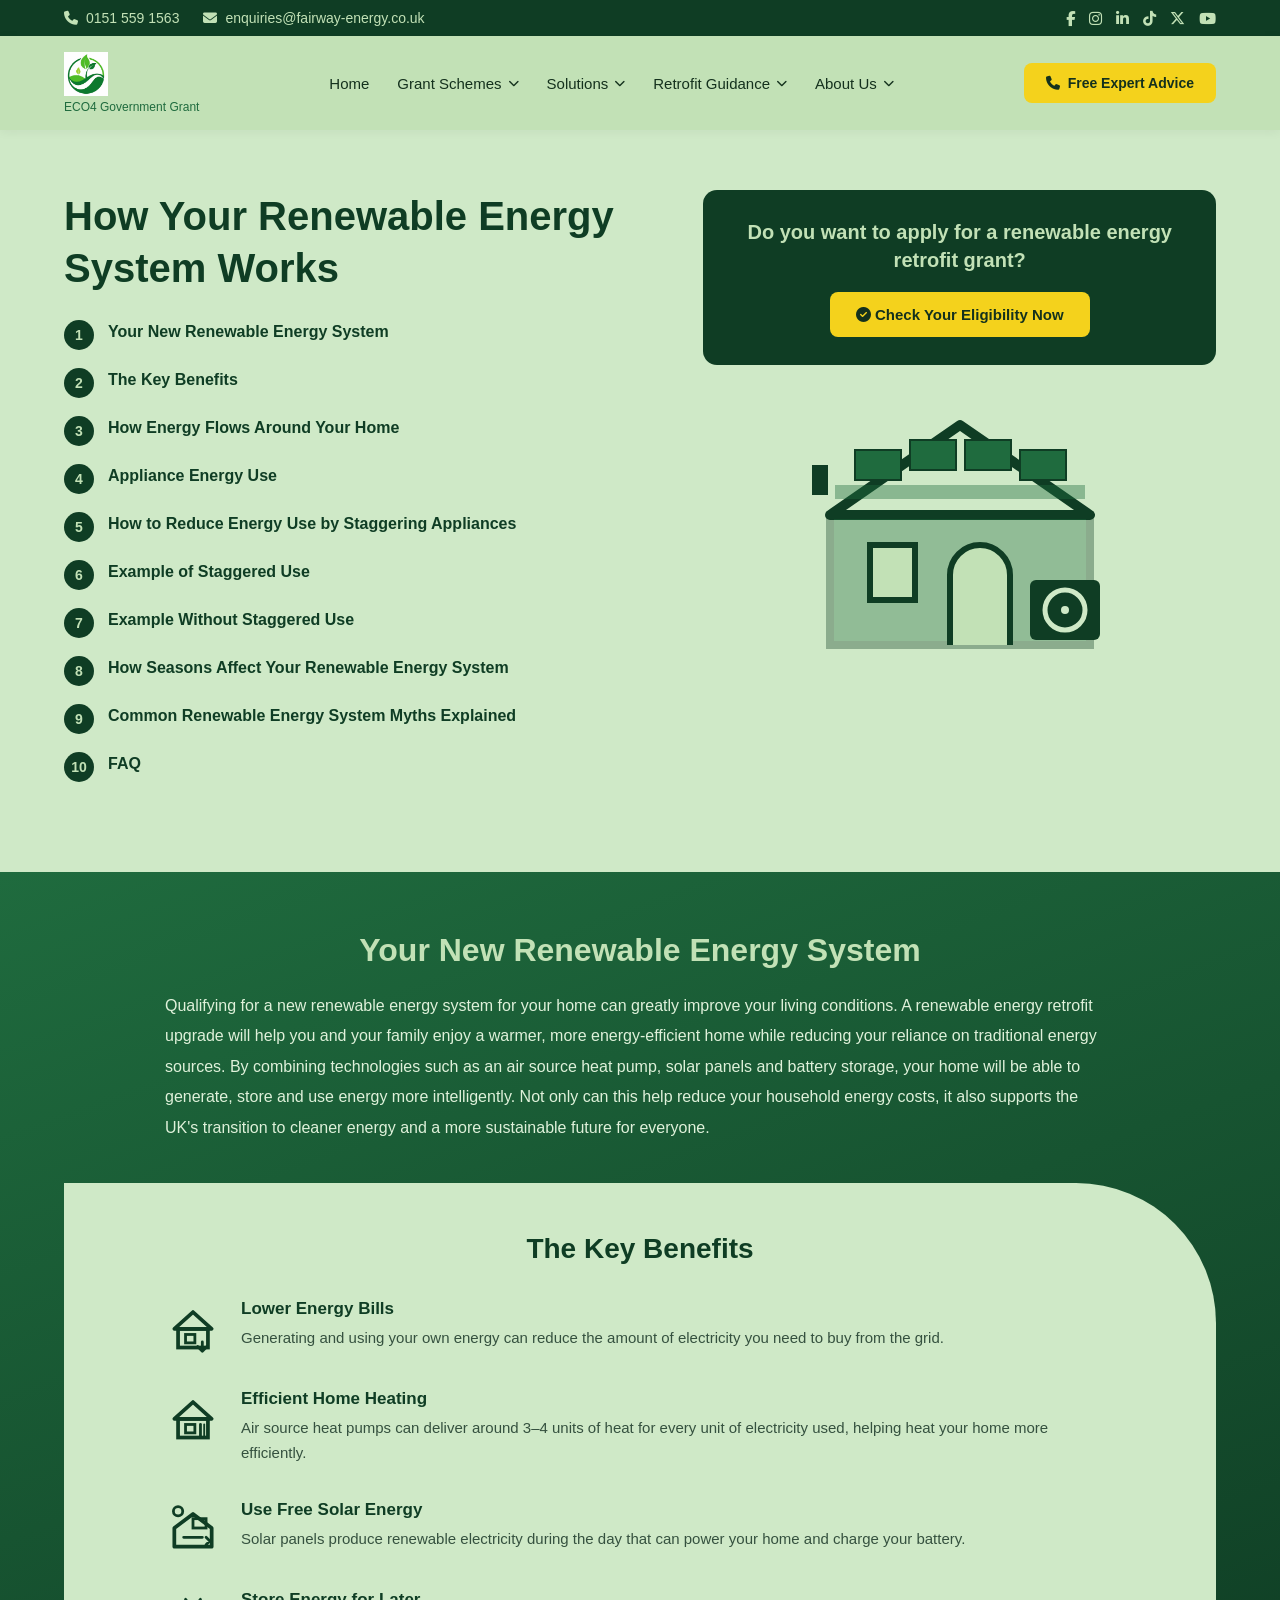
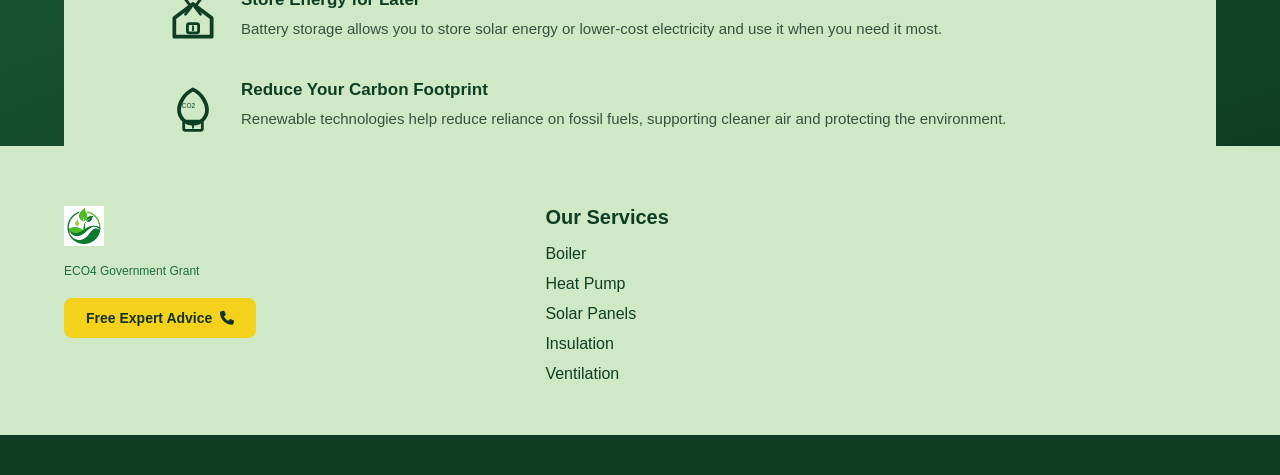
<file: How Your Renewable Energy System Works.html>
<!DOCTYPE html>
<html lang="en">
<head>
    <meta charset="UTF-8">
    <meta name="viewport" content="width=device-width, initial-scale=1.0">
    <title>How Your Renewable Energy System Works | ECO4 Government Grant
</title>
    <link rel="icon" type="png" href="logoo.png">

    <link rel="preconnect" href="https://fonts.googleapis.com">
    <link href="https://fonts.googleapis.com/css2?family=Poppins:wght@300;400;500;600;700;800&display=swap" rel="stylesheet">

    <link rel="stylesheet" href="https://cdnjs.cloudflare.com/ajax/libs/font-awesome/6.5.2/css/all.min.css">

    <link rel="stylesheet" href="How Your Renewable Energy System Works.css">
    <link rel="stylesheet" href="responsive.css">
</head>

<body>

<div class="topbar">
    <div class="container top-flex">
        <div class="left-info">
            <span><i class="fa-solid fa-phone"></i> 0151 559 1563</span>
            <span><i class="fa-solid fa-envelope"></i> enquiries@fairway-energy.co.uk</span>
        </div>
        <div class="right-info">
            <i class="fab fa-facebook-f"></i>
            <i class="fab fa-instagram"></i>
            <i class="fab fa-linkedin-in"></i>
            <i class="fab fa-tiktok"></i>
            <i class="fab fa-x-twitter"></i>
            <i class="fab fa-youtube"></i>
        </div>
    </div>
</div>

<!--================ HEADER =================-->
<header>
    <div class="container nav">
        <div class="logo">
            <img src="logo.png" alt="ECO4 Government Grant
">
            <p class="tagline">ECO4 Government Grant
</p>
        </div>

        <button class="mobile-nav-toggle" id="mobileNavToggle" type="button">
            <i class="fa-solid fa-bars"></i>
        </button>

        <nav id="mainNav">
            <ul>
                <li><a href="index.html">Home</a></li>

                <li class="has-dropdown">
                    <button class="dropdown-toggle" type="button">
                        Grant Schemes <i class="fa-solid fa-chevron-down arrow"></i>
                    </button>
                   <ul class="dropdown-menu">
        <li><a href="ECO4Scheme.html">ECO4 Scheme</a></li>
        <li><a href="WHLG.html">WHLG</a></li>
        <li><a href="GBIS.html">GBIS</a></li>
    </ul>
                </li>

                <li class="has-dropdown">
                    <button class="dropdown-toggle" type="button">
                        Solutions <i class="fa-solid fa-chevron-down arrow"></i>
                    </button>
                    <ul class="dropdown-menu">
        <li><a href="boiler.html">Boiler</a></li>
        <li><a href="heat-pump.html">Heat Pump</a></li>
        <li><a href="solar-panels.html">Solar Panels</a></li>
        <li><a href="insulation.html">Home Insulation</a></li>
        <li><a href="ventilation.html">Ventilation</a></li>
    </ul>
                </li>

                <li class="has-dropdown">
                    <button class="dropdown-toggle" type="button">
                        Retrofit Guidance <i class="fa-solid fa-chevron-down arrow"></i>
                    </button>
                   <ul class="dropdown-menu">
        <li><a href="How Your Renewable Energy System Works.html">How Your Renewable Energy System Works</a></li>
        <li><a href="Before Retrofit Installation.html">Before Retrofit Installation</a></li>
    </ul>
                </li>

                <li class="has-dropdown">
                    <button class="dropdown-toggle" type="button">
                        About Us <i class="fa-solid fa-chevron-down arrow"></i>
                    </button>
                    <ul class="dropdown-menu">
        <li><a href="Trusted and Certified.html">Trusted and Certified</a></li>
        <li><a href="contact.html">Contact</a></li>
    </ul>
                </li>
            </ul>
        </nav>

        <a href="#" class="call-btn">
            <i class="fa-solid fa-phone"></i>
            Free Expert Advice
        </a>
    </div>
</header>


<!--================ HERO + INLINE TOC =================-->
<section class="reg-hero">
    <div class="container reg-grid">

        <!-- LEFT -->
        <div class="reg-left">
            <h1>How Your Renewable Energy System Works</h1>

            <ol class="reg-toc-inline">
                <li><span class="toc-num">1</span><a href="#new-system">Your New Renewable Energy System</a></li>
                <li><span class="toc-num">2</span><a href="#key-benefits">The Key Benefits</a></li>
                <li><span class="toc-num">3</span><a href="#energy-flows">How Energy Flows Around Your Home</a></li>
                <li><span class="toc-num">4</span><a href="#appliance-use">Appliance Energy Use</a></li>
                <li><span class="toc-num">5</span><a href="#staggering">How to Reduce Energy Use by Staggering Appliances</a></li>
                <li><span class="toc-num">6</span><a href="#staggered-example">Example of Staggered Use</a></li>
                <li><span class="toc-num">7</span><a href="#unstaggered-example">Example Without Staggered Use</a></li>
                <li><span class="toc-num">8</span><a href="#seasons">How Seasons Affect Your Renewable Energy System</a></li>
                <li><span class="toc-num">9</span><a href="#myths">Common Renewable Energy System Myths Explained</a></li>
                <li><span class="toc-num">10</span><a href="#faq">FAQ</a></li>
            </ol>
        </div>

        <!-- RIGHT -->
        <div class="reg-right">
            <div class="apply-box">
                <h2>Do you want to apply for a renewable energy retrofit grant?</h2>
                <a href="eligibility.html">
                    <i class="fa-solid fa-circle-check"></i>
                    Check Your Eligibility Now
                </a>
            </div>

            <div class="reg-house-icon">
                <svg viewBox="0 0 320 280" xmlns="http://www.w3.org/2000/svg">
                    <polygon points="30,120 160,30 290,120" fill="none" stroke="var(--dark-green)" stroke-width="10" stroke-linejoin="round"/>
                    <rect x="35" y="90" width="250" height="14" fill="var(--mid-green)" opacity="0.4"/>
                    <g fill="var(--mid-green)" stroke="var(--dark-green)" stroke-width="2">
                        <rect x="55" y="55" width="46" height="30"/>
                        <rect x="110" y="45" width="46" height="30"/>
                        <rect x="165" y="45" width="46" height="30"/>
                        <rect x="220" y="55" width="46" height="30"/>
                    </g>
                    <rect x="30" y="120" width="260" height="130" fill="var(--mid-green)" opacity="0.35" stroke="var(--dark-green)" stroke-width="8"/>
                    <rect x="70" y="150" width="45" height="55" fill="var(--white)" stroke="var(--dark-green)" stroke-width="6"/>
                    <path d="M150 250 v-70 a30 30 0 0 1 30 -30 h0 a30 30 0 0 1 30 30 v70" fill="var(--white)" stroke="var(--dark-green)" stroke-width="6"/>
                    <rect x="12" y="70" width="16" height="30" fill="var(--dark-green)"/>
                    <rect x="230" y="185" width="70" height="60" rx="6" fill="var(--dark-green)"/>
                    <circle cx="265" cy="215" r="20" fill="none" stroke="var(--light-green)" stroke-width="5"/>
                    <circle cx="265" cy="215" r="4" fill="var(--light-green)"/>
                </svg>
            </div>

            
        </div>
    </div>
</section>

<!--================ YOUR NEW RENEWABLE ENERGY SYSTEM =================-->
<section class="reg-dark-section" id="new-system">
    <div class="container">
        <h2>Your New Renewable Energy System</h2>
        <p>
            Qualifying for a new renewable energy system for your home can
            greatly improve your living conditions. A renewable energy retrofit
            upgrade will help you and your family enjoy a warmer, more
            energy-efficient home while reducing your reliance on traditional
            energy sources. By combining technologies such as an air source heat
            pump, solar panels and battery storage, your home will be able to
            generate, store and use energy more intelligently. Not only can this
            help reduce your household energy costs, it also supports the UK's
            transition to cleaner energy and a more sustainable future for
            everyone.
        </p>

        <!--================ KEY BENEFITS PANEL =================-->
        <div class="reg-benefits-panel" id="key-benefits">
            <h3>The Key Benefits</h3>

            <div class="benefit-list">
                <div class="benefit-item">
                    <div class="benefit-icon">
                        <svg viewBox="0 0 60 60" xmlns="http://www.w3.org/2000/svg">
                            <polygon points="10,32 30,14 50,32" fill="none" stroke="var(--dark-green)" stroke-width="4" stroke-linejoin="round"/>
                            <rect x="14" y="32" width="32" height="20" fill="none" stroke="var(--dark-green)" stroke-width="4"/>
                            <path d="M40 46 v10 M35 51 l5 5 5 -5" fill="none" stroke="var(--dark-green)" stroke-width="3" stroke-linecap="round" stroke-linejoin="round"/>
                            <rect x="22" y="38" width="10" height="9" fill="none" stroke="var(--dark-green)" stroke-width="3"/>
                        </svg>
                    </div>
                    <div>
                        <h4>Lower Energy Bills</h4>
                        <p>Generating and using your own energy can reduce the amount of electricity you need to buy from the grid.</p>
                    </div>
                </div>

                <div class="benefit-item">
                    <div class="benefit-icon">
                        <svg viewBox="0 0 60 60" xmlns="http://www.w3.org/2000/svg">
                            <polygon points="10,32 30,14 50,32" fill="none" stroke="var(--dark-green)" stroke-width="4" stroke-linejoin="round"/>
                            <rect x="14" y="32" width="32" height="20" fill="none" stroke="var(--dark-green)" stroke-width="4"/>
                            <line x1="38" y1="38" x2="38" y2="50" stroke="var(--dark-green)" stroke-width="3" stroke-linecap="round"/>
                            <line x1="42" y1="38" x2="42" y2="50" stroke="var(--dark-green)" stroke-width="2" stroke-linecap="round"/>
                            <line x1="46" y1="38" x2="46" y2="50" stroke="var(--dark-green)" stroke-width="1.5" stroke-linecap="round"/>
                            <rect x="22" y="38" width="10" height="9" fill="none" stroke="var(--dark-green)" stroke-width="3"/>
                        </svg>
                    </div>
                    <div>
                        <h4>Efficient Home Heating</h4>
                        <p>Air source heat pumps can deliver around 3&ndash;4 units of heat for every unit of electricity used, helping heat your home more efficiently.</p>
                    </div>
                </div>

                <div class="benefit-item">
                    <div class="benefit-icon">
                        <svg viewBox="0 0 60 60" xmlns="http://www.w3.org/2000/svg">
                            <circle cx="14" cy="12" r="5" fill="none" stroke="var(--dark-green)" stroke-width="3"/>
                            <polygon points="10,30 30,15 50,30 50,50 10,50" fill="none" stroke="var(--dark-green)" stroke-width="4" stroke-linejoin="round"/>
                            <rect x="30" y="20" width="14" height="10" fill="none" stroke="var(--dark-green)" stroke-width="3"/>
                            <path d="M44 40 l4 4 -4 4 M20 40 h20" fill="none" stroke="var(--dark-green)" stroke-width="3" stroke-linecap="round" stroke-linejoin="round"/>
                        </svg>
                    </div>
                    <div>
                        <h4>Use Free Solar Energy</h4>
                        <p>Solar panels produce renewable electricity during the day that can power your home and charge your battery.</p>
                    </div>
                </div>

                <div class="benefit-item">
                    <div class="benefit-icon">
                        <svg viewBox="0 0 60 60" xmlns="http://www.w3.org/2000/svg">
                            <polygon points="10,30 30,15 50,30 50,50 10,50" fill="none" stroke="var(--dark-green)" stroke-width="4" stroke-linejoin="round"/>
                            <path d="M22 10 l6 8 -6 8" fill="none" stroke="var(--dark-green)" stroke-width="3" stroke-linecap="round" stroke-linejoin="round"/>
                            <path d="M38 10 l-6 8 6 8" fill="none" stroke="var(--dark-green)" stroke-width="3" stroke-linecap="round" stroke-linejoin="round"/>
                            <rect x="24" y="36" width="12" height="10" rx="2" fill="none" stroke="var(--dark-green)" stroke-width="3"/>
                            <line x1="30" y1="38" x2="30" y2="44" stroke="var(--dark-green)" stroke-width="2"/>
                        </svg>
                    </div>
                    <div>
                        <h4>Store Energy for Later</h4>
                        <p>Battery storage allows you to store solar energy or lower-cost electricity and use it when you need it most.</p>
                    </div>
                </div>

                <div class="benefit-item">
                    <div class="benefit-icon">
                        <svg viewBox="0 0 60 60" xmlns="http://www.w3.org/2000/svg">
                            <path d="M30 10 C20 15 15 25 15 32 a15 15 0 0 0 30 0 c0 -7 -5 -17 -15 -22z" fill="none" stroke="var(--dark-green)" stroke-width="4" stroke-linejoin="round"/>
                            <rect x="20" y="44" width="20" height="10" rx="2" fill="none" stroke="var(--dark-green)" stroke-width="3"/>
                            <line x1="30" y1="46" x2="30" y2="52" stroke="var(--dark-green)" stroke-width="2"/>
                            <text x="18" y="30" font-family="Poppins, sans-serif" font-size="7" fill="var(--dark-green)">CO2</text>
                        </svg>
                    </div>
                    <div>
                        <h4>Reduce Your Carbon Footprint</h4>
                        <p>Renewable technologies help reduce reliance on fossil fuels, supporting cleaner air and protecting the environment.</p>
                    </div>
                </div>
            </div>
        </div>
    </div>
</section>

<!--================ FOOTER =================-->
<footer class="site-footer">

    <div class="container footer-top">

        <div class="footer-brand">
            <img src="logo.png" alt="ECO4 Grant Scheme" class="footer-logo">
            <p class="tagline">ECO4 Government Grant
 
</p>
            <a href="#" class="call-btn">Free Expert Advice <i class="fa-solid fa-phone"></i></a>
        </div>

        <div class="footer-col">
            <h3>Our Services</h3>
            <ul>
                <li><a href="boiler.html">Boiler</a></li>
                <li><a href="heat-pump.html">Heat Pump</a></li>
                <li><a href="solar-panels.html">Solar Panels</a></li>
                <li><a href="insulation.html">Insulation</a></li>
                <li><a href="ventilation.html">Ventilation</a></li>
            </ul>
        </div>

        

    </div>

  
    <div class="footer-bottom">
        <div class="container">
           
        </div> 
    </div>

   

</footer>
<script src="script.js"></script>
</body>
</html>
</file>
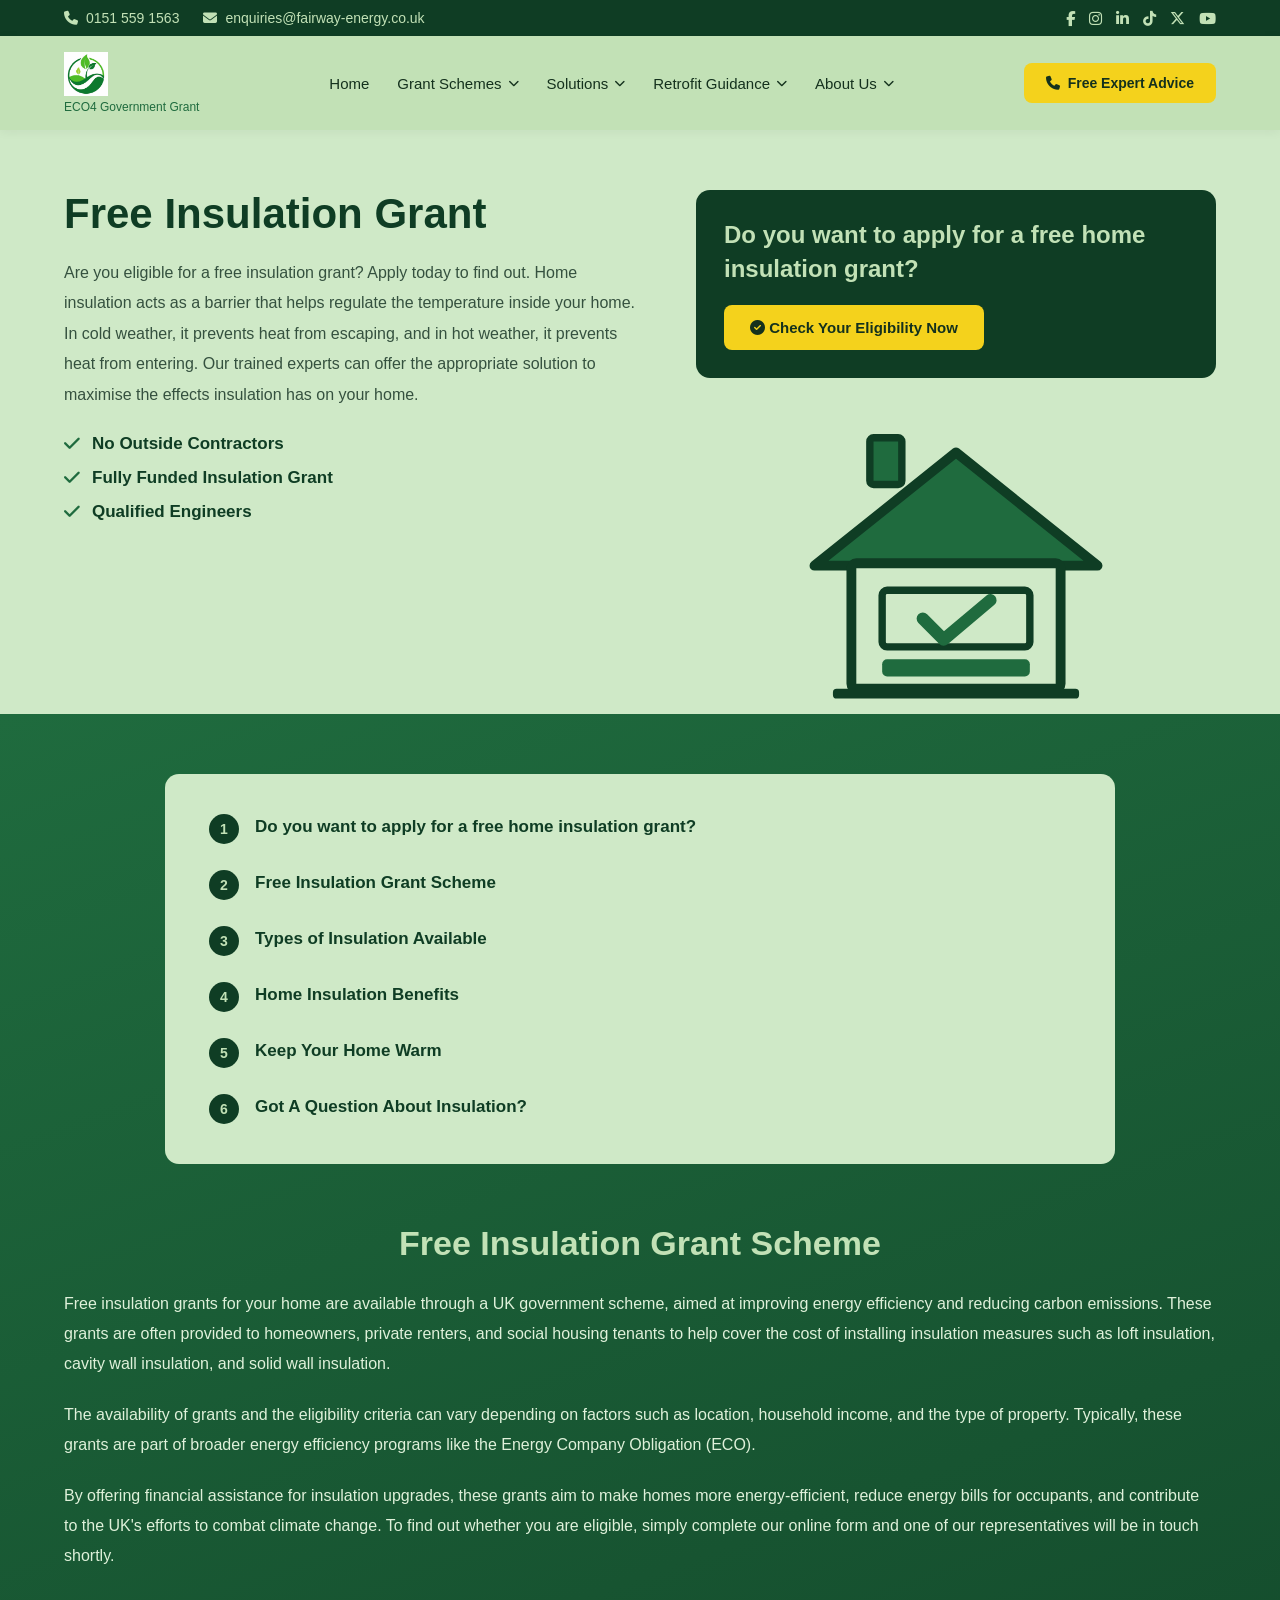
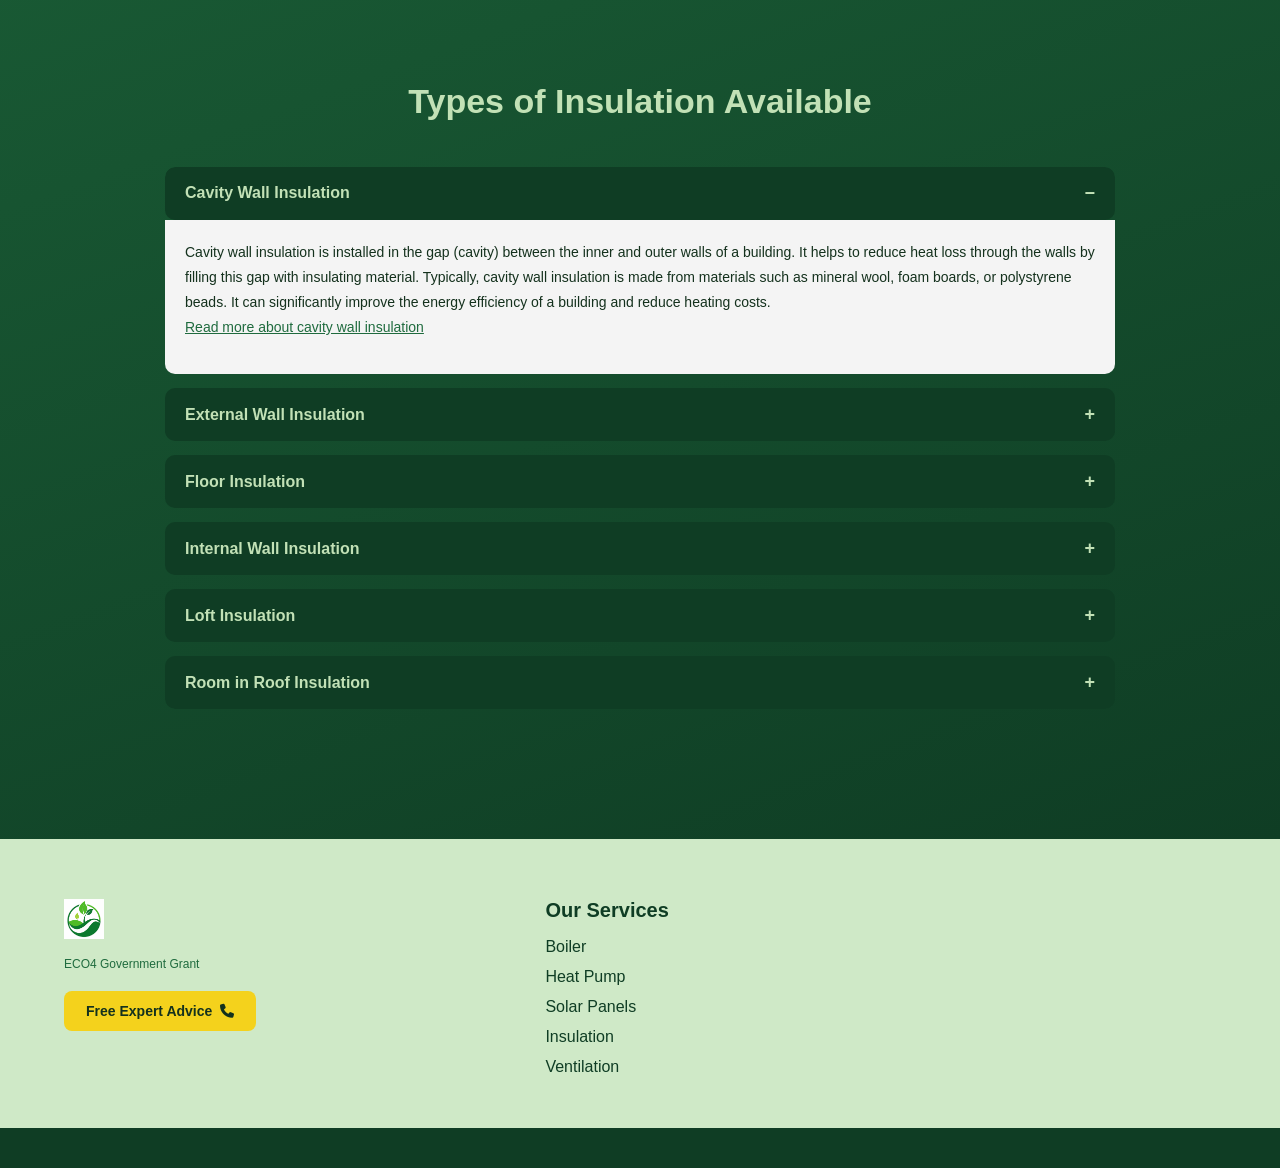
<file: insulation.html>
<!DOCTYPE html>
<html lang="en">
<head>
    <meta charset="UTF-8">
    <meta name="viewport" content="width=device-width, initial-scale=1.0">
    <title>Free Insulation Grant | ECO4 Government Grant
</title>
    <link rel="icon" type="png" href="logoo.png">

    <link rel="preconnect" href="https://fonts.googleapis.com">
    <link href="https://fonts.googleapis.com/css2?family=Poppins:wght@300;400;500;600;700;800&display=swap" rel="stylesheet">

    <link rel="stylesheet" href="https://cdnjs.cloudflare.com/ajax/libs/font-awesome/6.5.2/css/all.min.css">

    <link rel="stylesheet" href="insulation.css">
    <link rel="stylesheet" href="responsive.css">
</head>

<body>

<div class="topbar">
    <div class="container top-flex">
        <div class="left-info">
            <span><i class="fa-solid fa-phone"></i> 0151 559 1563</span>
            <span><i class="fa-solid fa-envelope"></i> enquiries@fairway-energy.co.uk</span>
        </div>
        <div class="right-info">
            <i class="fab fa-facebook-f"></i>
            <i class="fab fa-instagram"></i>
            <i class="fab fa-linkedin-in"></i>
            <i class="fab fa-tiktok"></i>
            <i class="fab fa-x-twitter"></i>
            <i class="fab fa-youtube"></i>
        </div>
    </div>
</div>

<!--================ HEADER =================-->
<header>
    <div class="container nav">
        <div class="logo">
            <img src="logo.png" alt="ECO4 Government Grant
">
            <p class="tagline">ECO4 Government Grant
</p>
        </div>

        <button class="mobile-nav-toggle" id="mobileNavToggle" type="button">
            <i class="fa-solid fa-bars"></i>
        </button>

        <nav id="mainNav">
            <ul>
                <li><a href="index.html">Home</a></li>

                <li class="has-dropdown">
                    <button class="dropdown-toggle" type="button">
                        Grant Schemes <i class="fa-solid fa-chevron-down arrow"></i>
                    </button>
                    <ul class="dropdown-menu">
        <li><a href="ECO4Scheme.html">ECO4 Scheme</a></li>
        <li><a href="WHLG.html">WHLG</a></li>
        <li><a href="GBIS.html">GBIS</a></li>
    </ul>
                </li>

                <li class="has-dropdown">
                    <button class="dropdown-toggle" type="button">
                        Solutions <i class="fa-solid fa-chevron-down arrow"></i>
                    </button>
                     <ul class="dropdown-menu">
        <li><a href="boiler.html">Boiler</a></li>
        <li><a href="heat-pump.html">Heat Pump</a></li>
        <li><a href="solar-panels.html">Solar Panels</a></li>
        <li><a href="insulation.html">Home Insulation</a></li>
        <li><a href="ventilation.html">Ventilation</a></li>
    </ul>
                </li>

                <li class="has-dropdown">
                    <button class="dropdown-toggle" type="button">
                        Retrofit Guidance <i class="fa-solid fa-chevron-down arrow"></i>
                    </button>
                    <ul class="dropdown-menu">
        <li><a href="How Your Renewable Energy System Works.html">How Your Renewable Energy System Works</a></li>
        <li><a href="Before Retrofit Installation.html">Before Retrofit Installation</a></li>
    </ul>
                </li>

                <li class="has-dropdown">
                    <button class="dropdown-toggle" type="button">
                        About Us <i class="fa-solid fa-chevron-down arrow"></i>
                    </button>
                    <ul class="dropdown-menu">
        <li><a href="Trusted and Certified.html">Trusted and Certified</a></li>
        <li><a href="contact.html">Contact</a></li>
    </ul>
                </li>
            </ul>
        </nav>

        <a href="#" class="call-btn">
            <i class="fa-solid fa-phone"></i>
            Free Expert Advice
        </a>
    </div>
</header>


<!--================ HERO =================-->
<section class="fbg-hero">
    <div class="container fbg-grid">

        <!-- LEFT -->
        <div class="fbg-left">
            <h1>Free Insulation Grant</h1>
            <p>
                Are you eligible for a free insulation grant? Apply today to find
                out. Home insulation acts as a barrier that helps regulate the
                temperature inside your home. In cold weather, it prevents heat
                from escaping, and in hot weather, it prevents heat from entering.
                Our trained experts can offer the appropriate solution to maximise
                the effects insulation has on your home.
            </p>

            <ul class="checklist">
                <li><i class="fa-solid fa-check"></i> No Outside Contractors</li>
                <li><i class="fa-solid fa-check"></i> Fully Funded Insulation Grant</li>
                <li><i class="fa-solid fa-check"></i> Qualified Engineers</li>
            </ul>
        </div>

        <!-- RIGHT -->
        <div class="fbg-right">

            <div class="apply-box">
                <h2>Do you want to apply for a free home insulation grant?</h2>
                <a href="eligibility.html">
                    <i class="fa-solid fa-circle-check"></i>
                    Check Your Eligibility Now
                </a>
            </div>

           <div class="boiler-icon-wrap">
    <svg viewBox="0 0 260 240" xmlns="http://www.w3.org/2000/svg">
        <!-- chimney -->
        <rect x="60" y="16" width="26" height="38" rx="3" fill="var(--mid-green)" stroke="var(--dark-green)" stroke-width="6"/>

        <!-- roof -->
        <polygon points="15,120 130,28 245,120" fill="var(--mid-green)" stroke="var(--dark-green)" stroke-width="8" stroke-linejoin="round"/>

        <!-- house body -->
        <rect x="45" y="118" width="170" height="102" rx="4" fill="var(--light-green)" stroke="var(--dark-green)" stroke-width="8"/>

        <!-- checkmark panel -->
        <rect x="70" y="140" width="120" height="46" rx="4" fill="var(--light-green)" stroke="var(--dark-green)" stroke-width="6"/>
        <polyline points="103,163 120,180 158,148" fill="none" stroke="var(--mid-green)" stroke-width="10" stroke-linecap="round" stroke-linejoin="round"/>

        <!-- door / base bar -->
        <rect x="70" y="196" width="120" height="14" rx="4" fill="var(--mid-green)"/>

        <!-- ground line -->
        <rect x="30" y="220" width="200" height="8" rx="3" fill="var(--dark-green)"/>
    </svg>
</div>

        </div>
    </div>
</section>

<!--================ TABLE OF CONTENTS =================-->
<section class="fbg-toc-section">
    <div class="container">
        <div class="toc-box">
            <ol class="toc-list">
                <li>
                    <span class="toc-num">1</span>
                    <a >Do you want to apply for a free home insulation grant?</a>
                </li>
                <li>
                    <span class="toc-num">2</span>
                    <a>Free Insulation Grant Scheme</a>
                </li>
                <li>
                    <span class="toc-num">3</span>
                    <a>Types of Insulation Available</a>
                </li>
                <li>
                    <span class="toc-num">4</span>
                    <a >Home Insulation Benefits</a>
                </li>
                <li>
                    <span class="toc-num">5</span>
                    <a>Keep Your Home Warm</a>
                </li>
                <li>
                    <span class="toc-num">6</span>
                    <a>Got A Question About Insulation?</a>
                </li>
            </ol>
        </div>

        <!--================ FREE INSULATION GRANT SCHEME =================-->
        <div class="guide-intro" id="grant-scheme" style="padding-top:60px;">
            <h2 style="color:var(--white);">Free Insulation Grant Scheme</h2>
            <p style="color:#dff1da; text-align:left; max-width:100%;">
                Free insulation grants for your home are available through a UK
                government scheme, aimed at improving energy efficiency and
                reducing carbon emissions. These grants are often provided to homeowners, private renters, and social housing tenants to help cover the cost of installing                insulation measures such as loft insulation, cavity wall
                insulation, and solid wall insulation.
            </p>
            <p style="color:#dff1da; text-align:left; max-width:100%; margin-top:20px;">
                The availability of grants and the eligibility criteria can vary
                depending on factors such as location, household income, and the
                type of property. Typically, these grants are part of broader
                energy efficiency programs like the Energy Company Obligation
                (ECO).
            </p>
            <p style="color:#dff1da; text-align:left; max-width:100%; margin-top:20px;">
                By offering financial assistance for insulation upgrades, these
                grants aim to make homes more energy-efficient, reduce energy
                bills for occupants, and contribute to the UK's efforts to combat
                climate change. To find out whether you are eligible, simply
                complete our online form and one of our representatives will be
                in touch shortly.
            </p>
        </div>

        <!--================ TYPES OF INSULATION AVAILABLE =================-->
        <div class="guide-intro" id="types" style="padding-top:50px; padding-bottom:20px;">
            <h2 style="color:var(--white);">Types of Insulation Available</h2>
        </div>

        <div class="accordion" style="max-width:950px; margin:0 auto 60px;">
            <div class="accordion-item open">
                <div class="accordion-header" data-accordion-toggle>
                    Cavity Wall Insulation
                    <span class="toggle-icon">&minus;</span>
                </div>
                <div class="accordion-body">
                    <p>
                        Cavity wall insulation is installed in the gap (cavity) between
                        the inner and outer walls of a building. It helps to reduce heat
                        loss through the walls by filling this gap with insulating
                        material. Typically, cavity wall insulation is made from
                        materials such as mineral wool, foam boards, or polystyrene
                        beads. It can significantly improve the energy efficiency of a
                        building and reduce heating costs.
                        <br><a>Read more about cavity wall insulation</a>
                    </p>
                </div>
            </div>

            <div class="accordion-item">
                <div class="accordion-header" data-accordion-toggle>
                    External Wall Insulation
                    <span class="toggle-icon">+</span>
                </div>
                <div class="accordion-body">
                    <p>
                        External wall insulation adds an insulating layer, plus a
                        weatherproof finish, to the outside of a building, improving
                        thermal performance without reducing internal room sizes.
                    </p>
                </div>
            </div>

            <div class="accordion-item">
                <div class="accordion-header" data-accordion-toggle>
                    Floor Insulation
                    <span class="toggle-icon">+</span>
                </div>
                <div class="accordion-body">
                    <p>
                        Floor insulation reduces heat loss through the ground floor of a
                        property, helping to keep rooms warmer and cutting energy bills.
                    </p>
                </div>
            </div>

            <div class="accordion-item">
                <div class="accordion-header" data-accordion-toggle>
                    Internal Wall Insulation
                    <span class="toggle-icon">+</span>
                </div>
                <div class="accordion-body">
                    <p>
                        Internal wall insulation is fitted to the inside face of
                        external walls, ideal for properties where external insulation
                        isn't suitable, such as listed buildings.
                    </p>
                </div>
            </div>

            <div class="accordion-item">
                <div class="accordion-header" data-accordion-toggle>
                    Loft Insulation
                    <span class="toggle-icon">+</span>
                </div>
                <div class="accordion-body">
                    <p>
                        Loft insulation is laid between and over joists in the loft
                        space to stop heat escaping through the roof, one of the
                        quickest ways to cut heat loss.
                    </p>
                </div>
            </div>

            <div class="accordion-item">
                <div class="accordion-header" data-accordion-toggle>
                    Room in Roof Insulation
                    <span class="toggle-icon">+</span>
                </div>
                <div class="accordion-body">
                    <p>
                        Room in roof insulation is fitted to the sloped ceilings, walls,
                        and floor of converted loft rooms to keep them warm in winter
                        and cool in summer.
                    </p>
                </div>
            </div>
        </div>

    </div>
</section>

<!--================ FOOTER =================-->
<footer class="site-footer">

    <div class="container footer-top">

        <div class="footer-brand">
            <img src="logo.png" alt="ECO4 Grant Scheme" class="footer-logo">
            <p class="tagline">ECO4 Government Grant
 
</p>
            <a href="#" class="call-btn">Free Expert Advice <i class="fa-solid fa-phone"></i></a>
        </div>

        <div class="footer-col">
            <h3>Our Services</h3>
            <ul>
                <li><a href="boiler.html">Boiler</a></li>
                <li><a href="heat-pump.html">Heat Pump</a></li>
                <li><a href="solar-panels.html">Solar Panels</a></li>
                <li><a href="insulation.html">Insulation</a></li>
                <li><a href="ventilation.html">Ventilation</a></li>
            </ul>
        </div>

        

    </div>

  
    <div class="footer-bottom">
        <div class="container">
           
        </div> 
    </div>

   

</footer>
<script src="script.js"></script>
<script>
    document.querySelectorAll('[data-accordion-toggle]').forEach(function (header) {
        header.addEventListener('click', function () {
            var item = header.closest('.accordion-item');
            var icon = header.querySelector('.toggle-icon');
            var isOpen = item.classList.contains('open');

            item.classList.toggle('open', !isOpen);
            icon.textContent = !isOpen ? '\u2212' : '+';
        });
    });
</script>

</body>
</html>
</file>
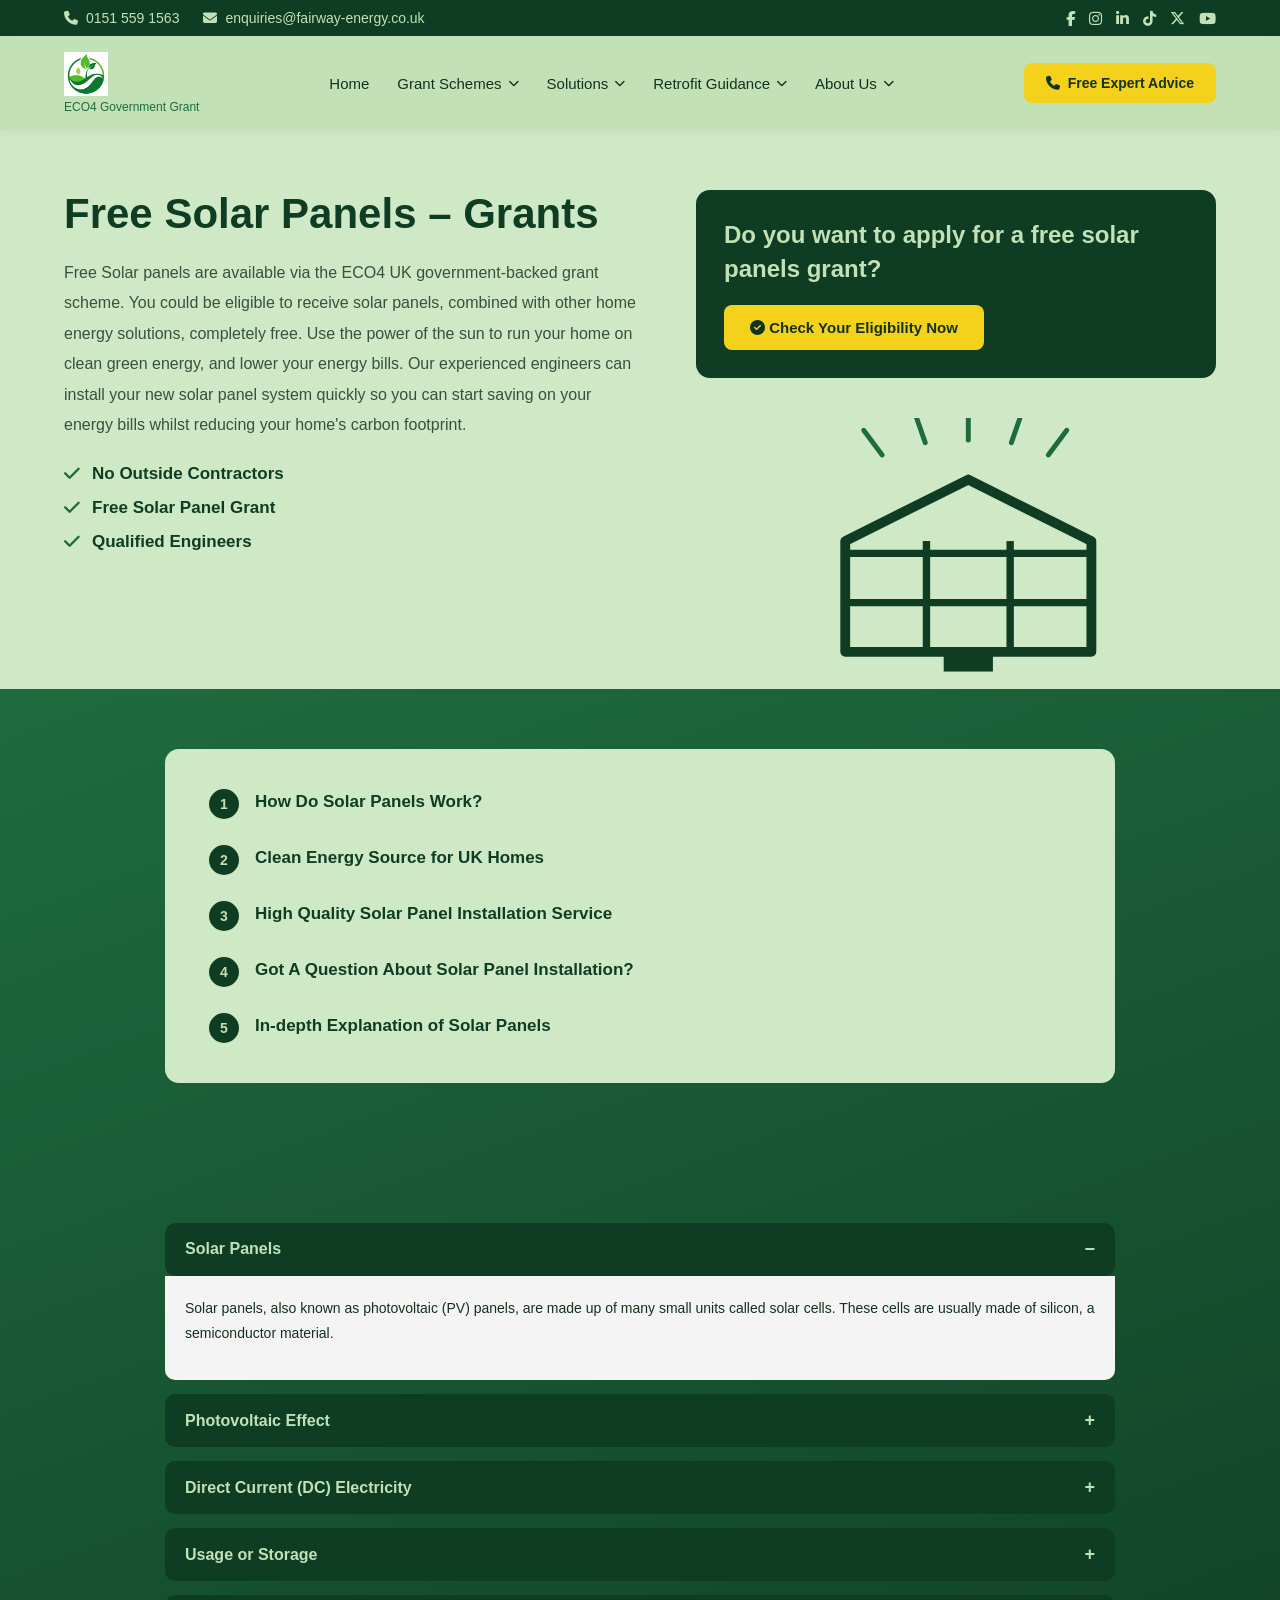
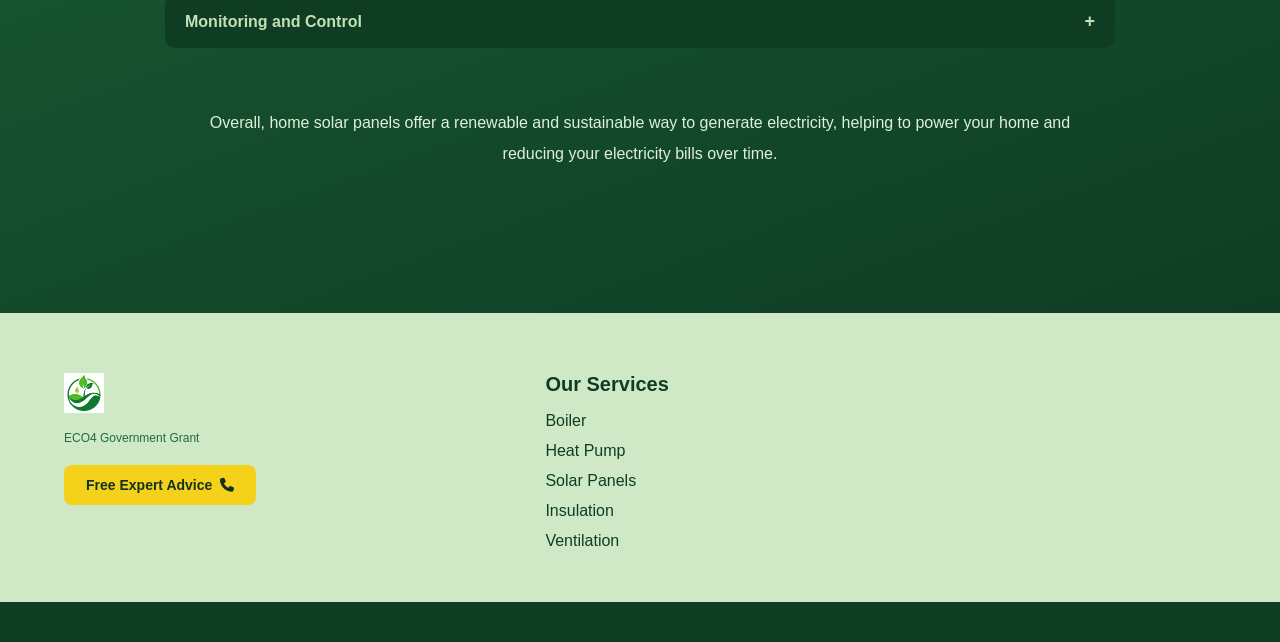
<file: solar-panels.html>
<!DOCTYPE html>
<html lang="en">
<head>
    <meta charset="UTF-8">
    <meta name="viewport" content="width=device-width, initial-scale=1.0">
    <title>Free Solar Panels – Grants | ECO4 Government Grant
</title>
    <link rel="icon" type="png" href="logoo.png">

    <link rel="preconnect" href="https://fonts.googleapis.com">
    <link href="https://fonts.googleapis.com/css2?family=Poppins:wght@300;400;500;600;700;800&display=swap" rel="stylesheet">

    <link rel="stylesheet" href="https://cdnjs.cloudflare.com/ajax/libs/font-awesome/6.5.2/css/all.min.css">

    <link rel="stylesheet" href="solar-panels.css">
    <link rel="stylesheet" href="responsive.css">
</head>

<body>

<div class="topbar">
    <div class="container top-flex">
        <div class="left-info">
            <span><i class="fa-solid fa-phone"></i> 0151 559 1563</span>
            <span><i class="fa-solid fa-envelope"></i> enquiries@fairway-energy.co.uk</span>
        </div>
        <div class="right-info">
            <i class="fab fa-facebook-f"></i>
            <i class="fab fa-instagram"></i>
            <i class="fab fa-linkedin-in"></i>
            <i class="fab fa-tiktok"></i>
            <i class="fab fa-x-twitter"></i>
            <i class="fab fa-youtube"></i>
        </div>
    </div>
</div>

<!--================ HEADER =================-->
<header>
    <div class="container nav">
        <div class="logo">
            <img src="logo.png" alt="ECO4 Government Grant
">
            <p class="tagline">ECO4 Government Grant
</p>
        </div>

        <button class="mobile-nav-toggle" id="mobileNavToggle" type="button">
            <i class="fa-solid fa-bars"></i>
        </button>

        <nav id="mainNav">
            <ul>
                <li><a href="index.html">Home</a></li>

                <li class="has-dropdown">
                    <button class="dropdown-toggle" type="button">
                        Grant Schemes <i class="fa-solid fa-chevron-down arrow"></i>
                    </button>
                    <ul class="dropdown-menu">
        <li><a href="ECO4Scheme.html">ECO4 Scheme</a></li>
        <li><a href="WHLG.html">WHLG</a></li>
        <li><a href="GBIS.html">GBIS</a></li>
    </ul>
                </li>

                <li class="has-dropdown">
                    <button class="dropdown-toggle" type="button">
                        Solutions <i class="fa-solid fa-chevron-down arrow"></i>
                    </button>
                     <ul class="dropdown-menu">
        <li><a href="boiler.html">Boiler</a></li>
        <li><a href="heat-pump.html">Heat Pump</a></li>
        <li><a href="solar-panels.html">Solar Panels</a></li>
        <li><a href="insulation.html">Home Insulation</a></li>
        <li><a href="ventilation.html">Ventilation</a></li>
    </ul>
                </li>

                <li class="has-dropdown">
                    <button class="dropdown-toggle" type="button">
                        Retrofit Guidance <i class="fa-solid fa-chevron-down arrow"></i>
                    </button>
                    <ul class="dropdown-menu">
        <li><a href="How Your Renewable Energy System Works.html">How Your Renewable Energy System Works</a></li>
        <li><a href="Before Retrofit Installation.html">Before Retrofit Installation</a></li>
    </ul>
                </li>

                <li class="has-dropdown">
                    <button class="dropdown-toggle" type="button">
                        About Us <i class="fa-solid fa-chevron-down arrow"></i>
                    </button>
                    <ul class="dropdown-menu">
        <li><a href="Trusted and Certified.html">Trusted and Certified</a></li>
        <li><a href="contact.html">Contact</a></li>
    </ul>
                </li>
            </ul>
        </nav>

        <a href="#" class="call-btn">
            <i class="fa-solid fa-phone"></i>
            Free Expert Advice
        </a>
    </div>
</header>


<!--================ HERO =================-->
<section class="fbg-hero">
    <div class="container fbg-grid">

        <!-- LEFT -->
        <div class="fbg-left">
            <h1>Free Solar Panels &ndash; Grants</h1>
            <p>
                Free Solar panels are available via the ECO4 UK government-backed
                grant scheme. You could be eligible to receive solar panels,
                combined with other <a href="#">home energy solutions</a>,
                completely free. Use the power of the sun to run your home on
                clean green energy, and lower your energy bills. Our experienced
                engineers can install your new solar panel system quickly so you
                can start saving on your energy bills whilst reducing your home's
                carbon footprint.
            </p>

            <ul class="checklist">
                <li><i class="fa-solid fa-check"></i> No Outside Contractors</li>
                <li><i class="fa-solid fa-check"></i> Free Solar Panel Grant</li>
                <li><i class="fa-solid fa-check"></i> Qualified Engineers</li>
            </ul>
        </div>

        <!-- RIGHT -->
        <div class="fbg-right">

            <div class="apply-box">
                <h2>Do you want to apply for a free solar panels grant?</h2>
                <a href="eligibility.html">
                    <i class="fa-solid fa-circle-check"></i>
                    Check Your Eligibility Now
                </a>
            </div>

            <div class="boiler-icon-wrap">
                <svg viewBox="0 0 260 220" xmlns="http://www.w3.org/2000/svg">
                    <g stroke="var(--mid-green)" stroke-width="4" stroke-linecap="round">
                        <line x1="70" y1="30" x2="55" y2="10"/>
                        <line x1="105" y1="20" x2="98" y2="0"/>
                        <line x1="140" y1="18" x2="140" y2="-4"/>
                        <line x1="175" y1="20" x2="182" y2="0"/>
                        <line x1="205" y1="30" x2="220" y2="10"/>
                    </g>
                    <path d="M40 190 v-90 l100 -50 l100 50 v90 z" fill="none" stroke="var(--dark-green)" stroke-width="8" stroke-linejoin="round"/>
                    <line x1="40" y1="150" x2="240" y2="150" stroke="var(--dark-green)" stroke-width="6"/>
                    <line x1="40" y1="110" x2="240" y2="110" stroke="var(--dark-green)" stroke-width="6"/>
                    <line x1="106" y1="100" x2="106" y2="190" stroke="var(--dark-green)" stroke-width="6"/>
                    <line x1="174" y1="100" x2="174" y2="190" stroke="var(--dark-green)" stroke-width="6"/>
                    <rect x="120" y="190" width="40" height="16" fill="var(--dark-green)"/>
                </svg>
            </div>

        </div>
    </div>
</section>

<!--================ TABLE OF CONTENTS =================-->
<section class="fbg-toc-section">
    <div class="container">
        <div class="toc-box">
            <ol class="toc-list">
                <li>
                    <span class="toc-num">1</span>
                    <a >How Do Solar Panels Work?</a>
                </li>
                <li>
                    <span class="toc-num">2</span>
                    <a>Clean Energy Source for UK Homes</a>
                </li>
                <li>
                    <span class="toc-num">3</span>
                    <a >High Quality Solar Panel Installation Service</a>
                </li>
                <li>
                    <span class="toc-num">4</span>
                    <a >Got A Question About Solar Panel Installation?</a>
                </li>
                <li>
                    <span class="toc-num">5</span>
                    <a>In-depth Explanation of Solar Panels</a>
                </li>
            </ol>
        </div>

        <!--================ HOW DO SOLAR PANELS WORK =================-->
        <div class="guide-intro" id="how-it-works" style="padding-top:60px;">
           
        </div>

        <div class="accordion" style="max-width:950px; margin:20px auto 60px;">
            <div class="accordion-item open">
                <div class="accordion-header" data-accordion-toggle>
                    Solar Panels
                    <span class="toggle-icon">&minus;</span>
                </div>
                <div class="accordion-body">
                    <p>
                        Solar panels, also known as photovoltaic (PV) panels, are made
                        up of many small units called solar cells. These cells are
                        usually made of silicon, a semiconductor material.
                    </p>
                </div>
            </div>

            <div class="accordion-item">
                <div class="accordion-header" data-accordion-toggle>
                    Photovoltaic Effect
                    <span class="toggle-icon">+</span>
                </div>
                <div class="accordion-body">
                    <p>
                        When sunlight hits the solar cells, it knocks electrons loose
                        from their atoms, creating an electric current. This is known
                        as the photovoltaic effect.
                    </p>
                </div>
            </div>

            <div class="accordion-item">
                <div class="accordion-header" data-accordion-toggle>
                    Direct Current (DC) Electricity
                    <span class="toggle-icon">+</span>
                </div>
                <div class="accordion-body">
                    <p>
                        The electricity generated by the solar cells flows as direct
                        current (DC), which is then converted into usable alternating
                        current (AC) by an inverter.
                    </p>
                </div>
            </div>

            <div class="accordion-item">
                <div class="accordion-header" data-accordion-toggle>
                    Usage or Storage
                    <span class="toggle-icon">+</span>
                </div>
                <div class="accordion-body">
                    <p>
                        The AC electricity can be used immediately to power your home,
                        fed back into the grid, or stored in a battery for later use.
                    </p>
                </div>
            </div>

            <div class="accordion-item">
                <div class="accordion-header" data-accordion-toggle>
                    Monitoring and Control
                    <span class="toggle-icon">+</span>
                </div>
                <div class="accordion-body">
                    <p>
                        A monitoring system tracks how much energy your panels are
                        generating and using, helping you keep an eye on your savings
                        and system performance.
                    </p>
                </div>
            </div>
        </div>

        <div class="guide-intro" id="in-depth" style="padding-top:0;">
            <p style="color:#dff1da;">
                Overall, home solar panels offer a renewable and sustainable way to
                generate electricity, helping to power your home and reducing your
                electricity bills over time.
            </p>
            <p style="color:#dff1da; margin-top:14px;">
              
            </p>
        </div>
    </div>
</section>

<!--================ FOOTER =================-->
<footer class="site-footer">

    <div class="container footer-top">

        <div class="footer-brand">
            <img src="logo.png" alt="ECO4 Grant Scheme" class="footer-logo">
            <p class="tagline">ECO4 Government Grant
 
</p>
            <a href="#" class="call-btn">Free Expert Advice <i class="fa-solid fa-phone"></i></a>
        </div>

        <div class="footer-col">
            <h3>Our Services</h3>
            <ul>
                <li><a href="boiler.html">Boiler</a></li>
                <li><a href="heat-pump.html">Heat Pump</a></li>
                <li><a href="solar-panels.html">Solar Panels</a></li>
                <li><a href="insulation.html">Insulation</a></li>
                <li><a href="ventilation.html">Ventilation</a></li>
            </ul>
        </div>

        

    </div>

  
    <div class="footer-bottom">
        <div class="container">
           
        </div> 
    </div>

   

</footer>
<script src="script.js"></script>
<script>
    document.querySelectorAll('[data-accordion-toggle]').forEach(function (header) {
        header.addEventListener('click', function () {
            var item = header.closest('.accordion-item');
            var icon = header.querySelector('.toggle-icon');
            var isOpen = item.classList.contains('open');

            item.classList.toggle('open', !isOpen);
            icon.textContent = !isOpen ? '\u2212' : '+';
        });
    });
</script>

</body>
</html>
</file>
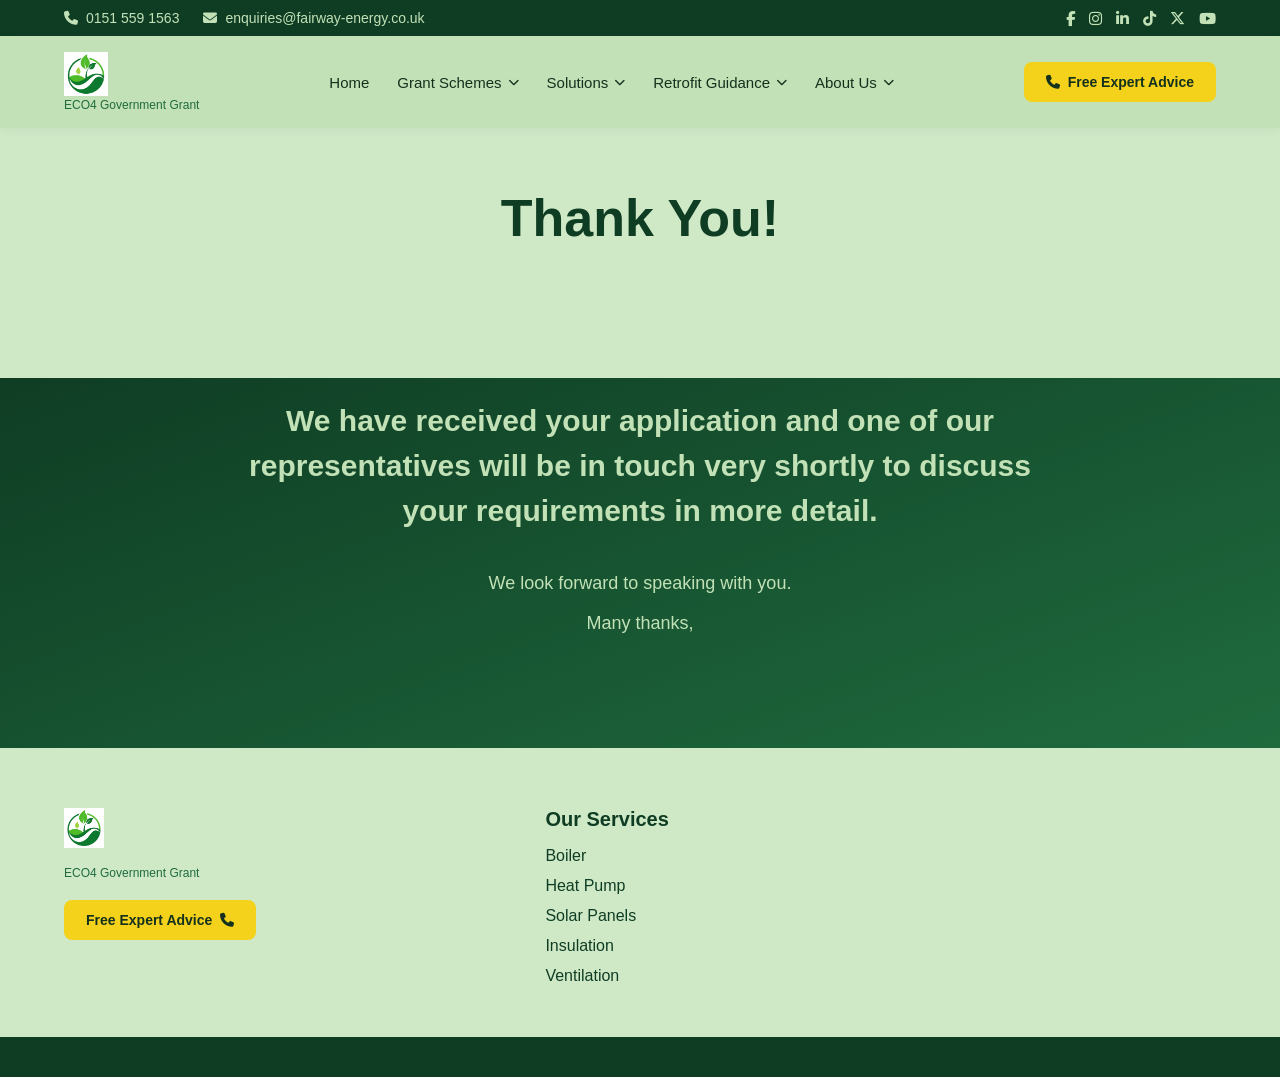
<file: thankyou.html>
<!DOCTYPE html>
<html lang="en">
<head>
    <meta charset="UTF-8">
    <meta name="viewport" content="width=device-width, initial-scale=1.0">
    <title>Thank you</title>
    <link rel="icon" type="png" href="logoo.png">

    <link rel="preconnect" href="https://fonts.googleapis.com">
    <link href="https://fonts.googleapis.com/css2?family=Poppins:wght@300;400;500;600;700;800&display=swap" rel="stylesheet">

    <link rel="stylesheet" href="https://cdnjs.cloudflare.com/ajax/libs/font-awesome/6.5.2/css/all.min.css">

    <link rel="stylesheet" href="thankyou.css">
    <link rel="stylesheet" href="responsive.css">
</head>

<body>

<div class="topbar">
    <div class="container top-flex">

        <div class="left-info">
            <span><i class="fa-solid fa-phone"></i> 0151 559 1563</span>
            <span><i class="fa-solid fa-envelope"></i> enquiries@fairway-energy.co.uk</span>
        </div>

        <div class="right-info">
           

            <i class="fab fa-facebook-f"></i>
            <i class="fab fa-instagram"></i>
            <i class="fab fa-linkedin-in"></i>
            <i class="fab fa-tiktok"></i>
            <i class="fab fa-x-twitter"></i>
            <i class="fab fa-youtube"></i>
        </div>

    </div>
</div>

<!--================ HEADER =================-->
<header>
<div class="container nav">

    <div class="logo-wrap">
        <div class="logo">
            <img src="logo.png" alt="ECO4 logo">
        </div>
        <p class="tagline">ECO4 Government Grant
</p>
    </div> 

    <button class="mobile-nav-toggle" id="mobileNavToggle" type="button">
        <i class="fa-solid fa-bars"></i>
    </button>

    <nav id="mainNav">
        <ul>
            <li><a href="index.html">Home</a></li>

            <li class="has-dropdown">
                <button class="dropdown-toggle" type="button">
                    Grant Schemes <i class="fa-solid fa-chevron-down arrow"></i>
                </button>
                <ul class="dropdown-menu">
                    <li><a href="ECO4Scheme.html">ECO4 Scheme</a></li>
                    <li><a href="WHLG.html">WHLG</a></li>
                    <li><a href="GBIS.html">GBIS</a></li>
                </ul>
            </li>

            <li class="has-dropdown">
                <button class="dropdown-toggle" type="button">
                    Solutions <i class="fa-solid fa-chevron-down arrow"></i>
                </button>
                <ul class="dropdown-menu">
                    <li><a href="boiler.html">Boiler</a></li>
                    <li><a href="heat-pump.html">Heat Pump</a></li>
                    <li><a href="solar-panels.html">Solar Panels</a></li>
                    <li><a href="insulation.html">Home Insulation</a></li>
                    <li><a href="ventilation.html">Ventilation</a></li>
                </ul>
            </li>

            <li class="has-dropdown">
                <button class="dropdown-toggle" type="button">
                    Retrofit Guidance <i class="fa-solid fa-chevron-down arrow"></i>
                </button>
                <ul class="dropdown-menu">
                    <li><a href="How Your Renewable Energy System Works.html">How Your Renewable Energy System Works</a></li>
                    <li><a href="Before Retrofit Installation.html">Before Retrofit Installation</a></li>
                </ul>
            </li>

            <li class="has-dropdown">
                <button class="dropdown-toggle" type="button">
                    About Us <i class="fa-solid fa-chevron-down arrow"></i>
                </button>
                <ul class="dropdown-menu">
                    <li><a href="Trusted and Certified.html">Trusted and Certified</a></li>
                    <li><a href="contact.html">Contact</a></li>
                </ul>
            </li>
        </ul>
    </nav>

    <a href="#" class="call-btn">
        <i class="fa-solid fa-phone"></i>
        Free Expert Advice
    </a>

</div>
</header>

<!--================ THANK YOU =================-->
<section class="thankyou-page">

    <!-- TOP LIGHT GREEN AREA -->
    <div class="thankyou-top">
        <div class="thankyou-title">
            <h1>Thank You!</h1>
        </div>
        <div class="curve"></div>
    </div>

    <!-- BOTTOM DARK GREEN AREA -->
    <div class="thankyou-bottom">
        <div class="thankyou-content">

            <h2>
                We have received your application and one of our
                representatives will be in touch very shortly to discuss
                your requirements in more detail.
            </h2>

            <p>We look forward to speaking with you.</p>

            <p>Many thanks,</p>

        </div>
    </div>

</section>

<!--================ FOOTER =================-->
<footer class="site-footer">

    <div class="container footer-top">

        <div class="footer-brand">
            <img src="logo.png" alt="ECO4 Grant Scheme" class="footer-logo">
            <p class="tagline">ECO4 Government Grant
 
</p>
            <a href="#" class="call-btn">Free Expert Advice <i class="fa-solid fa-phone"></i></a>
        </div>

        <div class="footer-col">
            <h3>Our Services</h3>
            <ul>
                <li><a href="boiler.html">Boiler</a></li>
                <li><a href="heat-pump.html">Heat Pump</a></li>
                <li><a href="solar-panels.html">Solar Panels</a></li>
                <li><a href="insulation.html">Insulation</a></li>
                <li><a href="ventilation.html">Ventilation</a></li>
            </ul>
        </div>

        

    </div>

  
    <div class="footer-bottom">
        <div class="container">
           
        </div> 
    </div>

   

</footer>
<script src="script.js"></script>

</body>
</html>
</file>
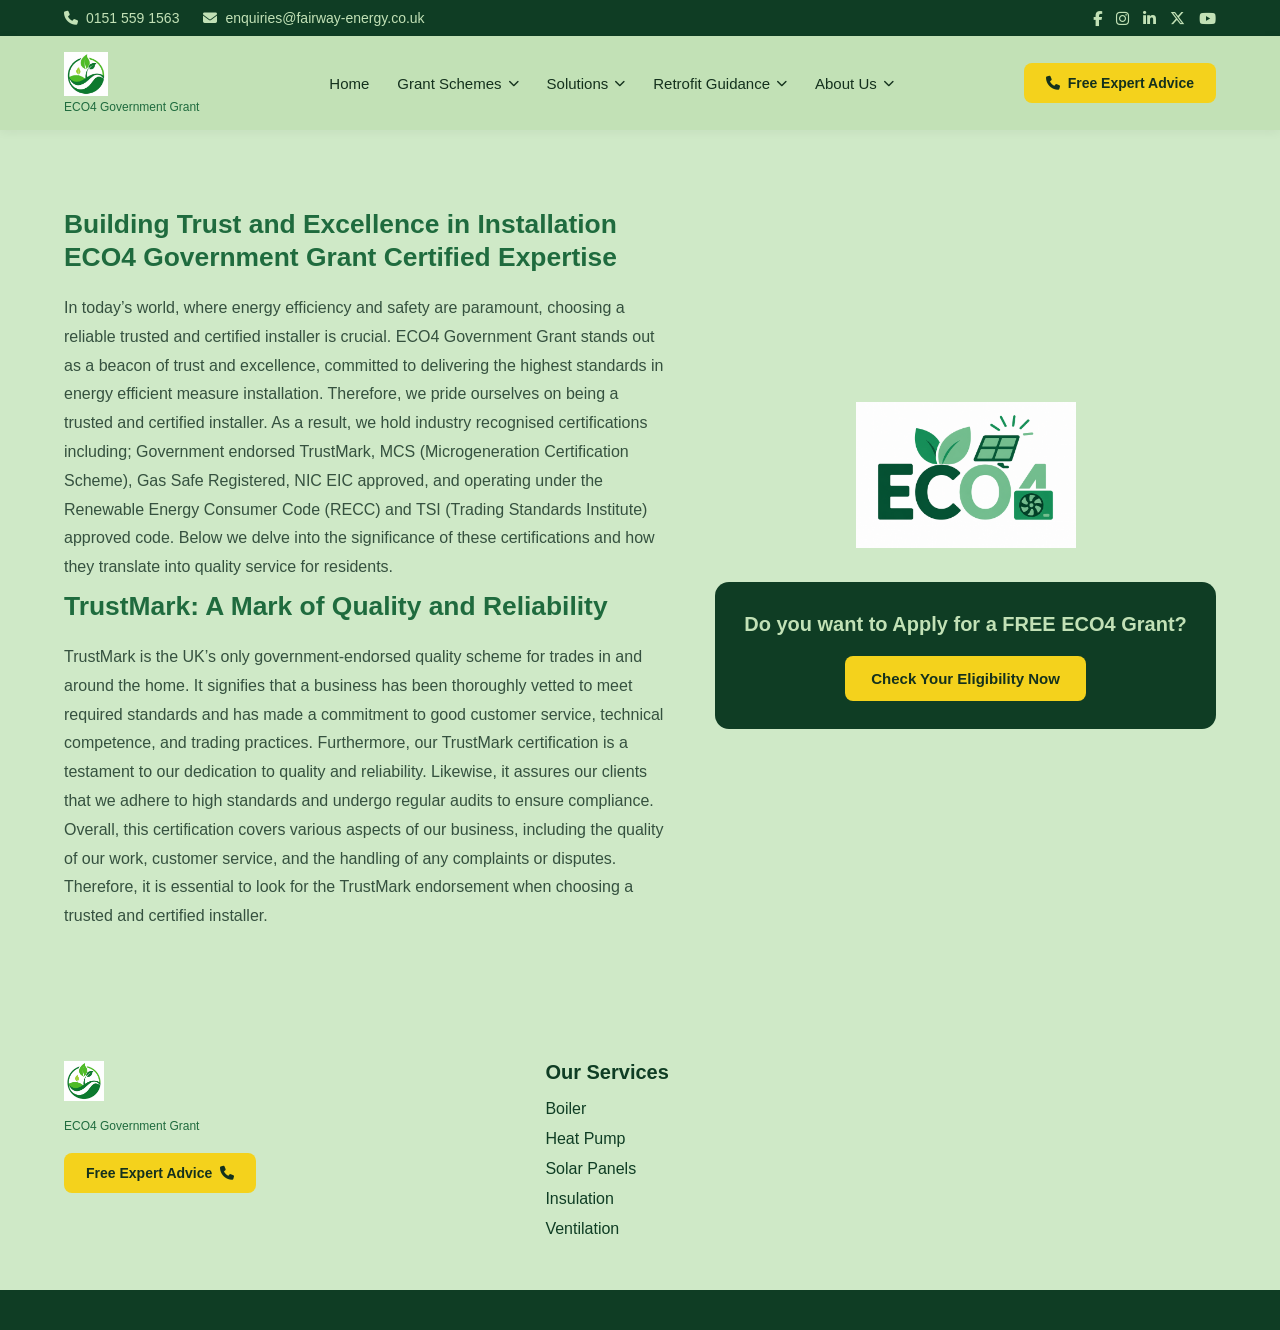
<file: Trusted and Certified.html>
<!DOCTYPE html>
<html lang="en">
<head>
    <meta charset="UTF-8">
    <meta name="viewport" content="width=device-width, initial-scale=1.0">
    <title>Trusted and Certified </title>
    <link rel="icon" type="png" href="logoo.png">

    <link rel="preconnect" href="https://fonts.googleapis.com">
    <link href="https://fonts.googleapis.com/css2?family=Poppins:wght@300;400;500;600;700;800&display=swap" rel="stylesheet">

    <link rel="stylesheet"
href="https://cdnjs.cloudflare.com/ajax/libs/font-awesome/6.5.2/css/all.min.css">

    <link rel="stylesheet" href="contact.css">
    <link rel="stylesheet" href="responsive.css">
</head>

<body>


<div class="topbar">

    <div class="container top-flex">

        <div class="left-info">

            <span><i class="fa-solid fa-phone"></i> 0151 559 1563</span>

            <span><i class="fa-solid fa-envelope"></i>
                enquiries@fairway-energy.co.uk
            </span>

            

        </div>

        <div class="right-info">

            

            <i class="fab fa-facebook-f"></i>
            <i class="fab fa-instagram"></i>
            <i class="fab fa-linkedin-in"></i>
            <i class="fab fa-x-twitter"></i>
            <i class="fab fa-youtube"></i>

        </div>

    </div>

</div>


<!--================ HEADER =================-->

<header>

<div class="container nav">

<div class="logo">

    <!-- Replace with your logo -->

    <img src="logo.png" alt="Logo">
    <p class="tagline">ECO4 Government Grant
</p>

</div>

<button class="mobile-nav-toggle" id="mobileNavToggle" type="button">
    <i class="fa-solid fa-bars"></i>
</button>

<nav id="mainNav">

<ul>

<li><a href="index.html">Home</a></li>

<li class="has-dropdown">
    <button class="dropdown-toggle" type="button">
        Grant Schemes <i class="fa-solid fa-chevron-down arrow"></i>
    </button>

    <ul class="dropdown-menu">
        <li><a href="ECO4Scheme.html">ECO4 Scheme</a></li>
        <li><a href="WHLG.html">WHLG</a></li>
        <li><a href="GBIS.html">GBIS</a></li>
    </ul>
</li>

<li class="has-dropdown">
    <button class="dropdown-toggle" type="button">
        Solutions <i class="fa-solid fa-chevron-down arrow"></i>
    </button>
    <ul class="dropdown-menu">
        <li><a href="boiler.html">Boiler</a></li>
        <li><a href="heat-pump.html">Heat Pump</a></li>
        <li><a href="solar-panels.html">Solar Panels</a></li>
        <li><a href="insulation.html">Home Insulation</a></li>
        <li><a href="ventilation.html">Ventilation</a></li>
    </ul>
</li>

<li class="has-dropdown">
    <button class="dropdown-toggle" type="button">
        Retrofit Guidance <i class="fa-solid fa-chevron-down arrow"></i>
    </button>
    <ul class="dropdown-menu">
        <li><a href="How Your Renewable Energy System Works.html">How Your Renewable Energy System Works</a></li>
        <li><a href="Before Retrofit Installation.html">Before Retrofit Installation</a></li>
    </ul>
</li>

<li class="has-dropdown">
    <button class="dropdown-toggle" type="button">
        About Us <i class="fa-solid fa-chevron-down arrow"></i>
    </button>
    <ul class="dropdown-menu">
        <li><a href="Trusted and Certified.html">Trusted and Certified</a></li>
        <li><a href="contact.html">Contact</a></li>
    </ul>
</li>

</ul>

</nav>

<a href="#" class="call-btn">

<i class="fa-solid fa-phone"></i>

Free Expert Advice

</a>

</div>

</header>



<!--================ HERO =================-->

<section class="hero">

<div class="container hero-grid">

<!-- LEFT -->

<div class="hero-left">

<h1>

<span>

Building Trust and Excellence in Installation
ECO4 Government Grant
 Certified Expertise
</span>

</h1>

<p>In today’s world, where energy efficiency and safety are paramount, choosing a reliable trusted and certified installer is crucial. ECO4 Government Grant
 stands out as a beacon of trust and excellence, committed to delivering the highest standards in energy efficient measure installation. Therefore, we pride ourselves on being a trusted and certified installer. As a result, we hold industry recognised certifications including; Government endorsed TrustMark, MCS (Microgeneration Certification Scheme), Gas Safe Registered, NIC EIC approved, and operating under the Renewable Energy Consumer Code (RECC) and TSI (Trading Standards Institute) approved code. Below we delve into the significance of these certifications and how they translate into quality service for residents.


</p>
<h1><span>TrustMark: A Mark of Quality and Reliability</span>
</h1>
<P>TrustMark is the UK’s only government-endorsed quality scheme for trades in and around the home. It signifies that a business has been thoroughly vetted to meet required standards and has made a commitment to good customer service, technical competence, and trading practices.

Furthermore, our TrustMark certification is a testament to our dedication to quality and reliability. Likewise, it assures our clients that we adhere to high standards and undergo regular audits to ensure compliance. Overall, this certification covers various aspects of our business, including the quality of our work, customer service, and the handling of any complaints or disputes. Therefore, it is essential to look for the TrustMark endorsement when choosing a trusted and certified installer.</P>




</div>


<!-- RIGHT -->

<div class="hero-right">

<div class="eco-logo">

<!-- Replace with ECO4 Logo -->

<img src="eco logo.png" alt="ECO4">

</div>


<div class="apply-box">

<h2>

Do you want to Apply for a FREE ECO4 Grant?

</h2>

<a href="eligibility.html">

Check Your Eligibility Now

</a>

</div>

</div>

</div>


<!-- Decorative Shape -->



</section>

<!--================ FOOTER =================-->
<footer class="site-footer">

    <div class="container footer-top">

        <div class="footer-brand">
            <img src="logo.png" alt="ECO4 Grant Scheme" class="footer-logo">
            <p class="tagline">ECO4 Government Grant
 
</p>
            <a href="#" class="call-btn">Free Expert Advice <i class="fa-solid fa-phone"></i></a>
        </div>

        <div class="footer-col">
            <h3>Our Services</h3>
            <ul>
                <li><a href="boiler.html">Boiler</a></li>
                <li><a href="heat-pump.html">Heat Pump</a></li>
                <li><a href="solar-panels.html">Solar Panels</a></li>
                <li><a href="insulation.html">Insulation</a></li>
                <li><a href="ventilation.html">Ventilation</a></li>
            </ul>
        </div>

        

    </div>

  
    <div class="footer-bottom">
        <div class="container">
           
        </div> 
    </div>

   

</footer>
<script src="script.js"></script>

</body>
</html>
</file>
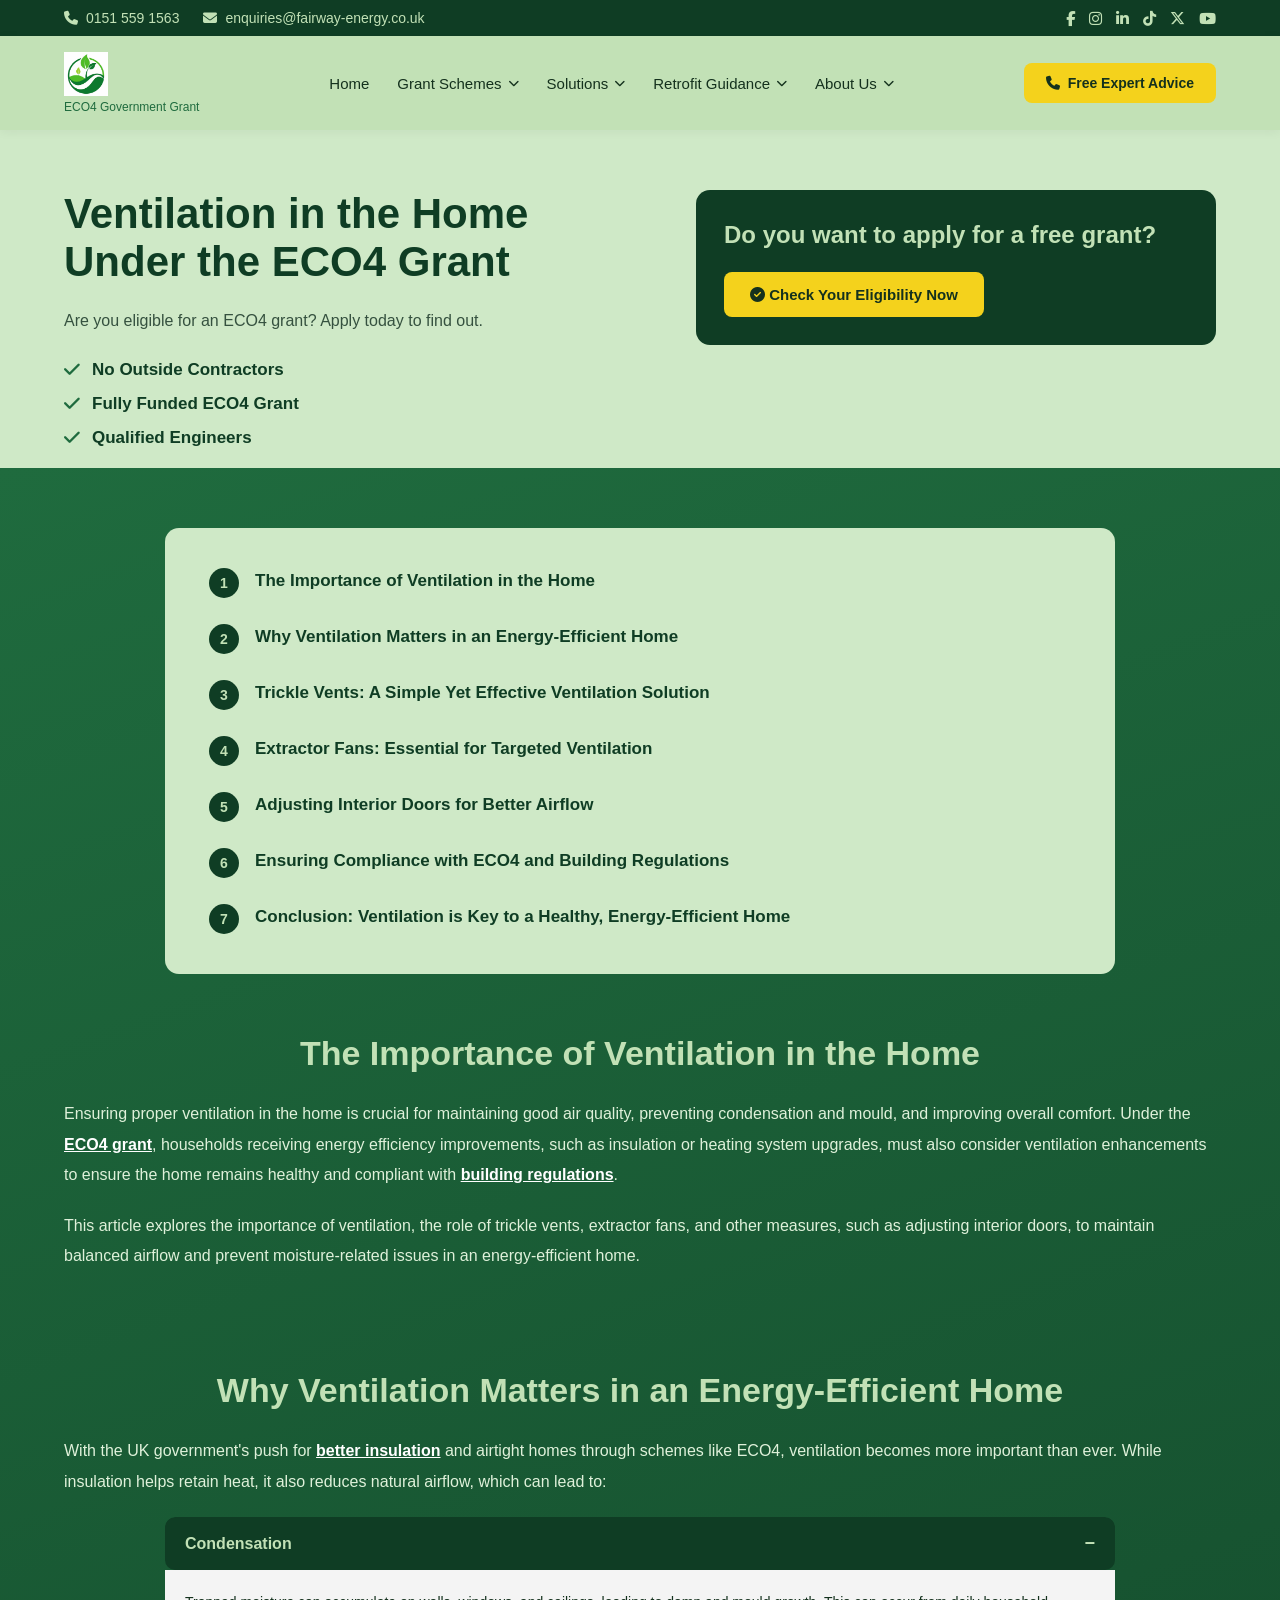
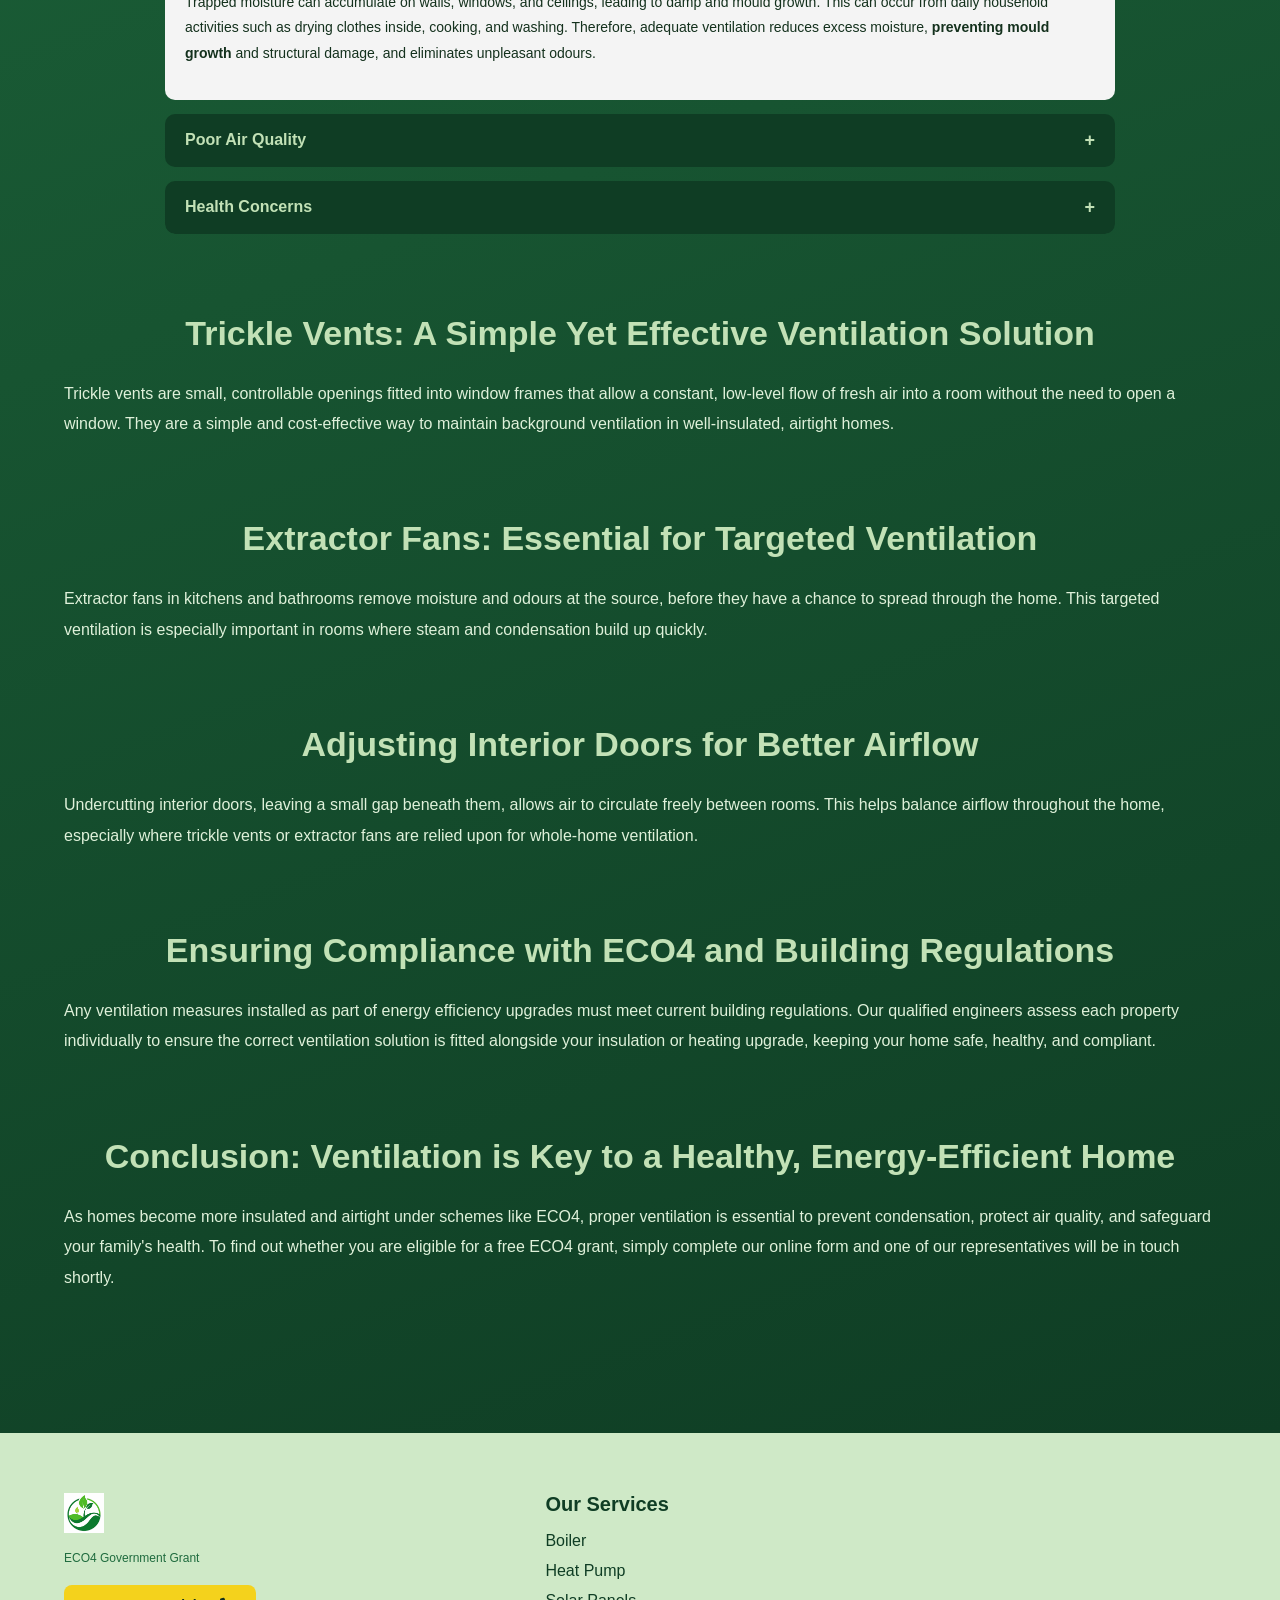
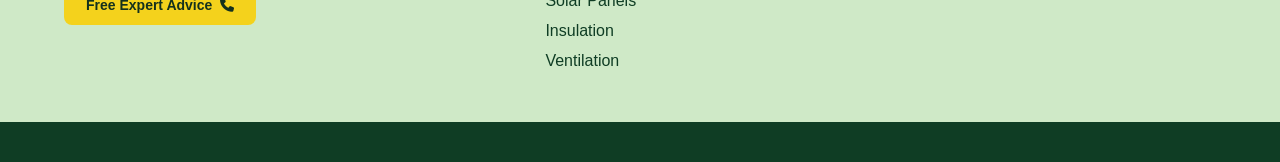
<file: ventilation.html>
<!DOCTYPE html>
<html lang="en">
<head>
    <meta charset="UTF-8">
    <meta name="viewport" content="width=device-width, initial-scale=1.0">
    <title>Ventilation in the Home Under the ECO4 Grant |ECO4 Government Grant
</title>
    <link rel="icon" type="png" href="logoo.png">

    <link rel="preconnect" href="https://fonts.googleapis.com">
    <link href="https://fonts.googleapis.com/css2?family=Poppins:wght@300;400;500;600;700;800&display=swap" rel="stylesheet">

    <link rel="stylesheet" href="https://cdnjs.cloudflare.com/ajax/libs/font-awesome/6.5.2/css/all.min.css">

    <link rel="stylesheet" href="ventilation.css">
    <link rel="stylesheet" href="responsive.css">
</head>

<body>

<div class="topbar">
    <div class="container top-flex">
        <div class="left-info">
            <span><i class="fa-solid fa-phone"></i> 0151 559 1563</span>
            <span><i class="fa-solid fa-envelope"></i> enquiries@fairway-energy.co.uk</span>
        </div>
        <div class="right-info">
            <i class="fab fa-facebook-f"></i>
            <i class="fab fa-instagram"></i>
            <i class="fab fa-linkedin-in"></i>
            <i class="fab fa-tiktok"></i>
            <i class="fab fa-x-twitter"></i>
            <i class="fab fa-youtube"></i>
        </div>
    </div>
</div>

<!--================ HEADER =================-->
<header>
    <div class="container nav">
        <div class="logo">
            <img src="logo.png" alt="ECO4 Government Grant
">
            <p class="tagline">ECO4 Government Grant
</p>
        </div>

        <button class="mobile-nav-toggle" id="mobileNavToggle" type="button">
            <i class="fa-solid fa-bars"></i>
        </button>

        <nav id="mainNav">
            <ul>
                <li><a href="index.html">Home</a></li>

                <li class="has-dropdown">
                    <button class="dropdown-toggle" type="button">
                        Grant Schemes <i class="fa-solid fa-chevron-down arrow"></i>
                    </button>
                   <ul class="dropdown-menu">
        <li><a href="ECO4Scheme.html">ECO4 Scheme</a></li>
        <li><a href="WHLG.html">WHLG</a></li>
        <li><a href="GBIS.html">GBIS</a></li>
    </ul>
                </li>

                <li class="has-dropdown">
                    <button class="dropdown-toggle" type="button">
                        Solutions <i class="fa-solid fa-chevron-down arrow"></i>
                    </button>
                     <ul class="dropdown-menu">
        <li><a href="boiler.html">Boiler</a></li>
        <li><a href="heat-pump.html">Heat Pump</a></li>
        <li><a href="solar-panels.html">Solar Panels</a></li>
        <li><a href="insulation.html">Home Insulation</a></li>
        <li><a href="ventilation.html">Ventilation</a></li>
    </ul>
                </li>

                <li class="has-dropdown">
                    <button class="dropdown-toggle" type="button">
                        Retrofit Guidance <i class="fa-solid fa-chevron-down arrow"></i>
                    </button>
                   <ul class="dropdown-menu">
        <li><a href="How Your Renewable Energy System Works.html">How Your Renewable Energy System Works</a></li>
        <li><a href="Before Retrofit Installation.html">Before Retrofit Installation</a></li>
    </ul>
                </li>

                <li class="has-dropdown">
                    <button class="dropdown-toggle" type="button">
                        About Us <i class="fa-solid fa-chevron-down arrow"></i>
                    </button>
                    <ul class="dropdown-menu">
        <li><a href="Trusted and Certified.html">Trusted and Certified</a></li>
        <li><a href="contact.html">Contact</a></li>
    </ul>
                </li>
            </ul>
        </nav>

        <a href="#" class="call-btn">
            <i class="fa-solid fa-phone"></i>
            Free Expert Advice
        </a>
    </div>
</header>


<!--================ HERO =================-->
<section class="fbg-hero">
    <div class="container fbg-grid">

        <!-- LEFT -->
        <div class="fbg-left">
            <h1>Ventilation in the Home Under the ECO4 Grant</h1>
            <p>Are you eligible for an ECO4 grant? Apply today to find out.</p>

            <ul class="checklist">
                <li><i class="fa-solid fa-check"></i> No Outside Contractors</li>
                <li><i class="fa-solid fa-check"></i> Fully Funded ECO4 Grant</li>
                <li><i class="fa-solid fa-check"></i> Qualified Engineers</li>
            </ul>
        </div>

        <!-- RIGHT -->
        <div class="fbg-right">

            <div class="apply-box">
                <h2>Do you want to apply for a free grant?</h2>
                <a href="eligibility.html">
                    <i class="fa-solid fa-circle-check"></i>
                    Check Your Eligibility Now
                </a>
            </div>

            
        </div>
    </div>
</section>

<!--================ TABLE OF CONTENTS =================-->
<section class="fbg-toc-section">
    <div class="container">
        <div class="toc-box">
            <ol class="toc-list">
                <li>
                    <span class="toc-num">1</span>
                    <a href="#importance">The Importance of Ventilation in the Home</a>
                </li>
                <li>
                    <span class="toc-num">2</span>
                    <a href="#why-matters">Why Ventilation Matters in an Energy-Efficient Home</a>
                </li>
                <li>
                    <span class="toc-num">3</span>
                    <a href="#trickle-vents">Trickle Vents: A Simple Yet Effective Ventilation Solution</a>
                </li>
                <li>
                    <span class="toc-num">4</span>
                    <a href="#extractor-fans">Extractor Fans: Essential for Targeted Ventilation</a>
                </li>
                <li>
                    <span class="toc-num">5</span>
                    <a href="#interior-doors">Adjusting Interior Doors for Better Airflow</a>
                </li>
                <li>
                    <span class="toc-num">6</span>
                    <a href="#compliance">Ensuring Compliance with ECO4 and Building Regulations</a>
                </li>
                <li>
                    <span class="toc-num">7</span>
                    <a href="#conclusion-ventilation-is-key">Conclusion: Ventilation is Key to a Healthy, Energy-Efficient Home</a>
                </li>
            </ol>
        </div>

        <!--================ THE IMPORTANCE OF VENTILATION =================-->
        <div class="guide-intro" id="importance" style="padding-top:60px;">
            <h2 style="color:var(--white);">The Importance of Ventilation in the Home</h2>
            <p style="color:#dff1da; text-align:left; max-width:100%;">
                Ensuring proper ventilation in the home is crucial for maintaining
                good air quality, preventing condensation and mould, and improving
                overall comfort. Under the <a  style="color:#fff; text-decoration:underline; font-weight:600;">ECO4 grant</a>,
                households receiving energy efficiency improvements, such as
                insulation or heating system upgrades, must also consider
                ventilation enhancements to ensure the home remains healthy and
                compliant with <a  style="color:#fff; text-decoration:underline; font-weight:600;">building regulations</a>.
            </p>
            <p style="color:#dff1da; text-align:left; max-width:100%; margin-top:20px;">
                This article explores the importance of ventilation, the role of
                trickle vents, extractor fans, and other measures, such as
                adjusting interior doors, to maintain balanced airflow and prevent
                moisture-related issues in an energy-efficient home.
            </p>
        </div>

        <!--================ WHY VENTILATION MATTERS =================-->
        <div class="guide-intro" id="why-matters" style="padding-top:40px; padding-bottom:20px;">
            <h2 style="color:var(--white);">Why Ventilation Matters in an Energy-Efficient Home</h2>
            <p style="color:#dff1da; text-align:left; max-width:100%;">
                With the UK government's push for <a  style="color:#fff; text-decoration:underline; font-weight:600;">better insulation</a>
                and airtight homes through schemes like ECO4, ventilation becomes
                more important than ever. While insulation helps retain heat, it
                also reduces natural airflow, which can lead to:
            </p>
        </div>

        <div class="accordion" style="max-width:950px; margin:0 auto 60px;">
            <div class="accordion-item open">
                <div class="accordion-header" data-accordion-toggle>
                    Condensation
                    <span class="toggle-icon">&minus;</span>
                </div>
                <div class="accordion-body">
                    <p>
                        Trapped moisture can accumulate on walls, windows, and
                        ceilings, leading to damp and mould growth. This can occur
                        from daily household activities such as drying clothes
                        inside, cooking, and washing. Therefore, adequate
                        ventilation reduces excess moisture, <b>preventing mould
                        growth</b> and structural damage, and eliminates unpleasant
                        odours.
                    </p>
                </div>
            </div>

            <div class="accordion-item">
                <div class="accordion-header" data-accordion-toggle>
                    Poor Air Quality
                    <span class="toggle-icon">+</span>
                </div>
                <div class="accordion-body">
                    <p>
                        Without adequate airflow, pollutants, allergens, and stale
                        air can build up indoors, making the air less healthy to
                        breathe, especially in airtight, well-insulated homes.
                    </p>
                </div>
            </div>

            <div class="accordion-item">
                <div class="accordion-header" data-accordion-toggle>
                    Health Concerns
                    <span class="toggle-icon">+</span>
                </div>
                <div class="accordion-body">
                    <p>
                        Poor ventilation can contribute to respiratory issues,
                        allergies, and other health problems, particularly for
                        occupants with asthma or other sensitivities to damp and
                        mould.
                    </p>
                </div>
            </div>
        </div>

        <!--================ TRICKLE VENTS =================-->
        <div class="guide-intro" id="trickle-vents" style="padding-top:20px;">
            <h2 style="color:var(--white);">Trickle Vents: A Simple Yet Effective Ventilation Solution</h2>
            <p style="color:#dff1da; text-align:left; max-width:100%;">
                Trickle vents are small, controllable openings fitted into window
                frames that allow a constant, low-level flow of fresh air into a
                room without the need to open a window. They are a simple and
                cost-effective way to maintain background ventilation in
                well-insulated, airtight homes.
            </p>
        </div>

        <!--================ EXTRACTOR FANS =================-->
        <div class="guide-intro" id="extractor-fans" style="padding-top:20px;">
            <h2 style="color:var(--white);">Extractor Fans: Essential for Targeted Ventilation</h2>
            <p style="color:#dff1da; text-align:left; max-width:100%;">
                Extractor fans in kitchens and bathrooms remove moisture and
                odours at the source, before they have a chance to spread through
                the home. This targeted ventilation is especially important in
                rooms where steam and condensation build up quickly.
            </p>
        </div>

        <!--================ ADJUSTING INTERIOR DOORS =================-->
        <div class="guide-intro" id="interior-doors" style="padding-top:20px;">
            <h2 style="color:var(--white);">Adjusting Interior Doors for Better Airflow</h2>
            <p style="color:#dff1da; text-align:left; max-width:100%;">
                Undercutting interior doors, leaving a small gap beneath them,
                allows air to circulate freely between rooms. This helps balance
                airflow throughout the home, especially where trickle vents or
                extractor fans are relied upon for whole-home ventilation.
            </p>
        </div>

        <!--================ COMPLIANCE =================-->
        <div class="guide-intro" id="compliance" style="padding-top:20px;">
            <h2 style="color:var(--white);">Ensuring Compliance with ECO4 and Building Regulations</h2>
            <p style="color:#dff1da; text-align:left; max-width:100%;">
                Any ventilation measures installed as part of energy efficiency
                upgrades must meet current building regulations. Our qualified
                engineers assess each property individually to ensure the correct
                ventilation solution is fitted alongside your insulation or
                heating upgrade, keeping your home safe, healthy, and compliant.
            </p>
        </div>

        <!--================ CONCLUSION =================-->
        <div class="guide-intro" id="conclusion-ventilation-is-key" style="padding-top:20px; padding-bottom:70px;">
            <h2 style="color:var(--white);">Conclusion: Ventilation is Key to a Healthy, Energy-Efficient Home</h2>
            <p style="color:#dff1da; text-align:left; max-width:100%;">
                As homes become more insulated and airtight under schemes like
                ECO4, proper ventilation is essential to prevent condensation,
                protect air quality, and safeguard your family's health. To find
                out whether you are eligible for a free ECO4 grant, simply
                complete our online form and one of our representatives will be
                in touch shortly.
            </p>
        </div>

    </div>
</section>


<!--================ FOOTER =================-->
<footer class="site-footer">

    <div class="container footer-top">

        <div class="footer-brand">
            <img src="logo.png" alt="ECO4 Grant Scheme" class="footer-logo">
            <p class="tagline">ECO4 Government Grant
 
</p>
            <a href="#" class="call-btn">Free Expert Advice <i class="fa-solid fa-phone"></i></a>
        </div>

        <div class="footer-col">
            <h3>Our Services</h3>
            <ul>
                <li><a href="boiler.html">Boiler</a></li>
                <li><a href="heat-pump.html">Heat Pump</a></li>
                <li><a href="solar-panels.html">Solar Panels</a></li>
                <li><a href="insulation.html">Insulation</a></li>
                <li><a href="ventilation.html">Ventilation</a></li>
            </ul>
        </div>

        

    </div>

  
    <div class="footer-bottom">
        <div class="container">
           
        </div> 
    </div>

   

</footer>
<script src="script.js"></script>
<script>
    document.querySelectorAll('[data-accordion-toggle]').forEach(function (header) {
        header.addEventListener('click', function () {
            var item = header.closest('.accordion-item');
            var icon = header.querySelector('.toggle-icon');
            var isOpen = item.classList.contains('open');

            item.classList.toggle('open', !isOpen);
            icon.textContent = !isOpen ? '\u2212' : '+';
        });
    });
</script>

</body>
</html>
</file>
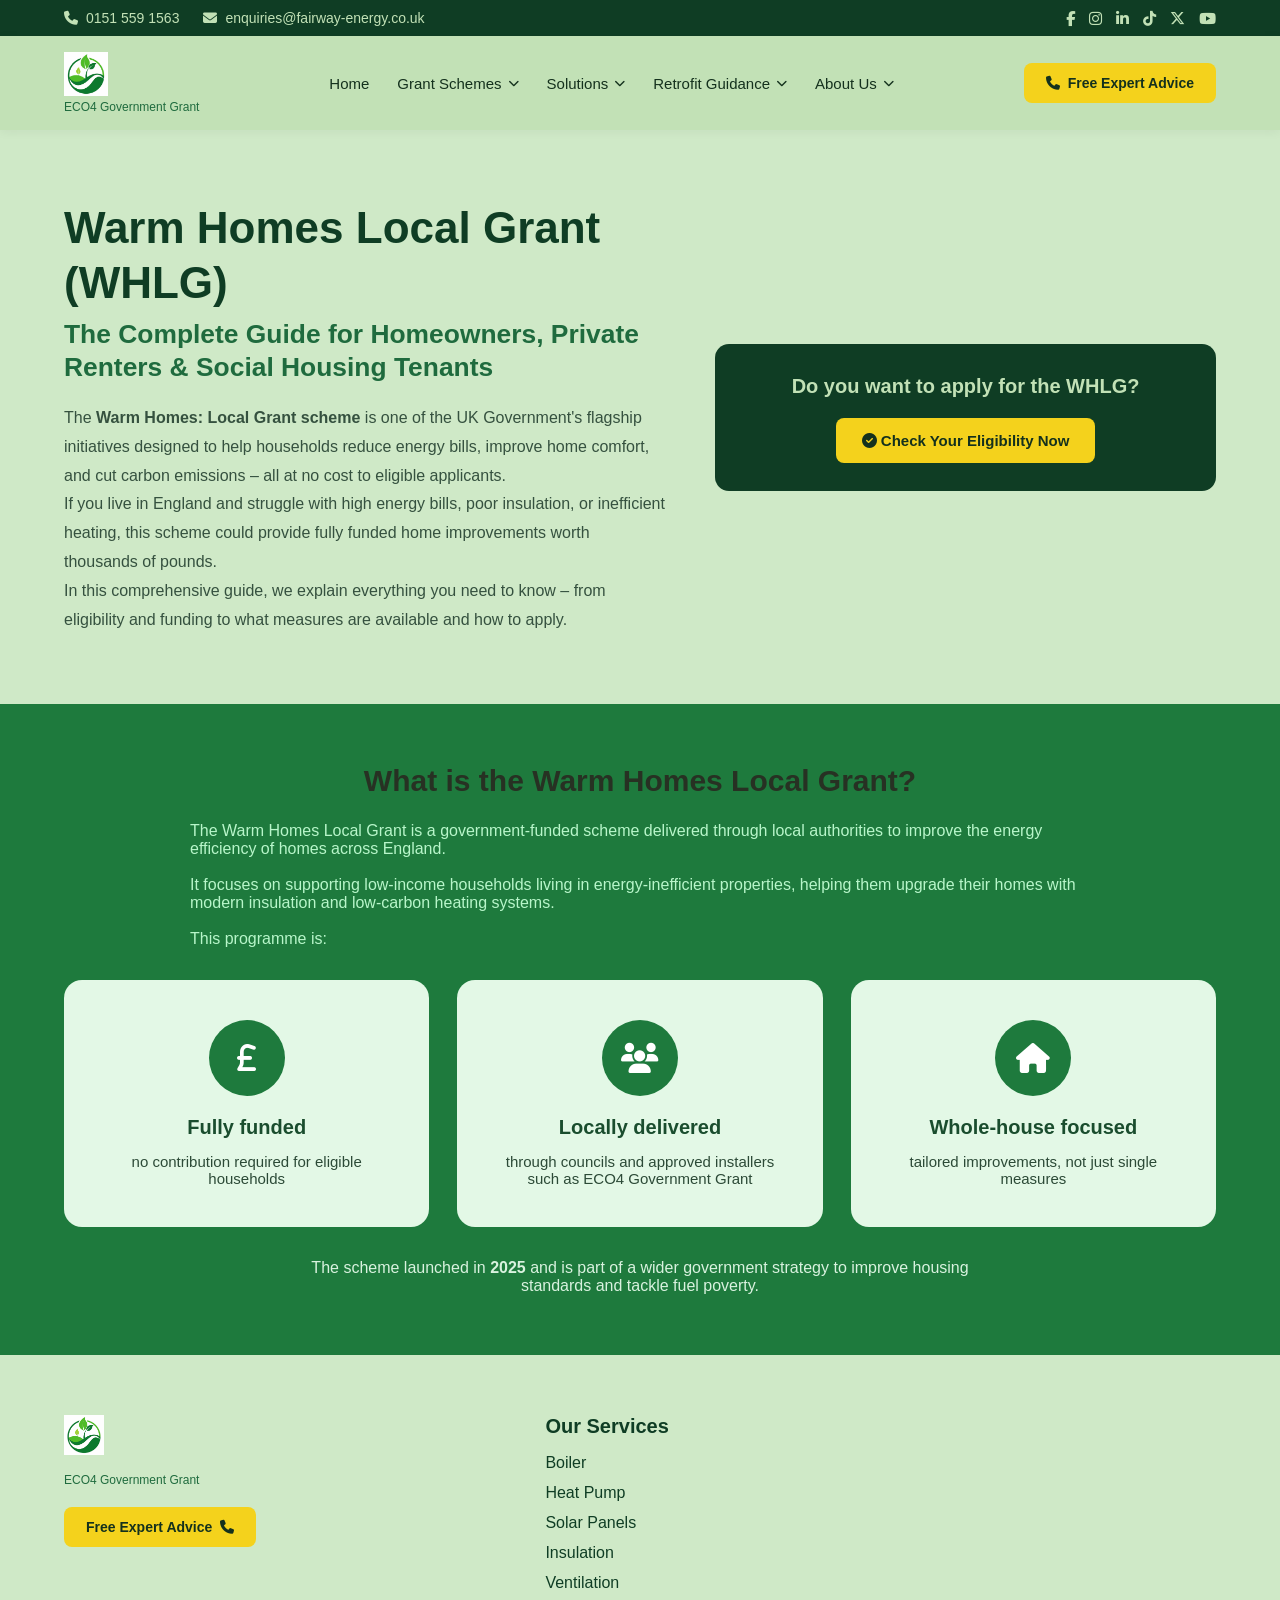
<file: WHLG.html>
<!DOCTYPE html>
<html lang="en">
<head>
    <meta charset="UTF-8">
    <meta name="viewport" content="width=device-width, initial-scale=1.0">
    <title>Warm Homes Local Grant (WHLG) | ECO4 Government Grant
</title>
    <link rel="icon" type="png" href="logoo.png">

    <link rel="preconnect" href="https://fonts.googleapis.com">
    <link href="https://fonts.googleapis.com/css2?family=Poppins:wght@300;400;500;600;700;800&display=swap" rel="stylesheet">

    <link rel="stylesheet" href="https://cdnjs.cloudflare.com/ajax/libs/font-awesome/6.5.2/css/all.min.css">

    <link rel="stylesheet" href="WHLG.css">
    <link rel="stylesheet" href="responsive.css">
</head>

<body>

<!--================ TOPBAR =================-->
<div class="topbar">
    <div class="container top-flex">

        <div class="left-info">
            <span><i class="fa-solid fa-phone"></i> 0151 559 1563</span>
            <span><i class="fa-solid fa-envelope"></i> enquiries@fairway-energy.co.uk</span>
        </div>

        <div class="right-info">
            <i class="fab fa-facebook-f"></i>
            <i class="fab fa-instagram"></i>
            <i class="fab fa-linkedin-in"></i>
            <i class="fab fa-tiktok"></i>
            <i class="fab fa-x-twitter"></i>
            <i class="fab fa-youtube"></i>
        </div>

    </div>
</div>

<!--================ HEADER =================-->
<header>
    <div class="container nav">

        <div class="logo">
            <img src="logo.png" alt="ECO4 Government Grant">
            <p class="tagline">ECO4 Government Grant
</p>
        </div>

        <button class="mobile-nav-toggle" id="mobileNavToggle" type="button">
            <i class="fa-solid fa-bars"></i>
        </button>

        <nav id="mainNav">
            <ul>
                <li><a href="index.html">Home</a></li>

                <li class="has-dropdown">
                    <button class="dropdown-toggle" type="button">
                        Grant Schemes <i class="fa-solid fa-chevron-down arrow"></i>
                    </button>
                    <ul class="dropdown-menu">
                        <li><a href="ECO4Scheme.html">ECO4 Scheme</a></li>
                        <li><a href="WHLG.html">WHLG</a></li>
                        <li><a href="GBIS.html">GBIS</a></li>
                    </ul>
                </li>

                <li class="has-dropdown">
                    <button class="dropdown-toggle" type="button">
                        Solutions <i class="fa-solid fa-chevron-down arrow"></i>
                    </button>
                    <ul class="dropdown-menu">
                        <li><a href="boiler.html">Boiler</a></li>
                        <li><a href="heat-pump.html">Heat Pump</a></li>
                        <li><a href="solar-panels.html">Solar Panels</a></li>
                        <li><a href="insulation.html">Home Insulation</a></li>
                        <li><a href="ventilation.html">Ventilation</a></li>
                    </ul>
                </li>

                <li class="has-dropdown">
                    <button class="dropdown-toggle" type="button">
                        Retrofit Guidance <i class="fa-solid fa-chevron-down arrow"></i>
                    </button>
                     <ul class="dropdown-menu">
        <li><a href="How Your Renewable Energy System Works.html">How Your Renewable Energy System Works</a></li>
        <li><a href="Before Retrofit Installation.html">Before Retrofit Installation</a></li>
    </ul>
                </li>

                <li class="has-dropdown">
                    <button class="dropdown-toggle" type="button">
                        About Us <i class="fa-solid fa-chevron-down arrow"></i>
                    </button>
                    <ul class="dropdown-menu">
        <li><a href="Trusted and Certified.html">Trusted and Certified</a></li>
        <li><a href="contact.html">Contact</a></li>
    </ul>
                </li>
            </ul>
        </nav>

        <a href="#" class="call-btn">
            <i class="fa-solid fa-phone"></i>
            Free Expert Advice
        </a>

    </div>
</header>

<!--================ HERO (matches ECO4 Scheme page format) =================-->
<section class="hero">
    <div class="container hero-grid">

        <!-- LEFT -->
        <div class="hero-left">
            <h1>
                Warm Homes Local Grant (WHLG)
                <span>The Complete Guide for Homeowners, Private Renters &amp; Social Housing Tenants</span>
            </h1>

            <p>
                The <b>Warm Homes: Local Grant scheme</b> is one of the UK
                Government's flagship initiatives designed to help households
                reduce energy bills, improve home comfort, and cut carbon
                emissions &ndash; all at no cost to eligible applicants.
            </p>

            <p>
                If you live in England and struggle with high energy bills, poor
                insulation, or inefficient heating, this scheme could provide fully
                funded home improvements worth thousands of pounds.
            </p>

            <p>
                In this comprehensive guide, we explain everything you need
                to know &ndash; from eligibility and funding to what measures are
                available and how to apply.
            </p>
        </div>

        <!-- RIGHT -->
        <div class="hero-right">

            

            <div class="apply-box">
                <h2>Do you want to apply for the WHLG?</h2>
                <a href="eligibility.html">
                    <i class="fa-solid fa-circle-check"></i>
                    Check Your Eligibility Now
                </a>
            </div>

        </div>

    </div>
</section>

<!--================ WHAT IS THE WHLG =================-->
<section class="whlg-section" id="what-is-whlg">
    <div class="container">

        <h2>What is the Warm Homes Local Grant?</h2>

        <p>
            The Warm Homes Local Grant is a government-funded scheme delivered through local
            authorities to improve the energy efficiency of homes across England.
        </p>

        <p>
            It focuses on supporting low-income households living in energy-inefficient
            properties, helping them upgrade their homes with modern insulation and
            low-carbon heating systems.
        </p>

        <p>This programme is:</p>

        <div class="feature-cards">

            <div class="feature-card">
                <div class="feature-icon"><i class="fa-solid fa-sterling-sign"></i></div>
                <h3>Fully funded</h3>
                <p>no contribution required for eligible households</p>
            </div>

            <div class="feature-card">
                <div class="feature-icon"><i class="fa-solid fa-users"></i></div>
                <h3>Locally delivered</h3>
                <p>through councils and approved installers such as ECO4 Government Grant
</p>
            </div>

            <div class="feature-card">
                <div class="feature-icon"><i class="fa-solid fa-house"></i></div>
                <h3>Whole-house focused</h3>
                <p>tailored improvements, not just single measures</p>
            </div>

        </div>

        <p class="launch-note">
            The scheme launched in <b>2025</b> and is part of a wider government strategy to
            improve housing standards and tackle fuel poverty.
        </p>

    </div>
</section>

<!--================ WHAT DOES THE GRANT COVER =================-->

<!--================ FOOTER =================-->
<footer class="site-footer">

    <div class="container footer-top">

        <div class="footer-brand">
            <img src="logo.png" alt="ECO4 Grant Scheme" class="footer-logo">
            <p class="tagline">ECO4 Government Grant
 
</p>
            <a href="#" class="call-btn">Free Expert Advice <i class="fa-solid fa-phone"></i></a>
        </div>

        <div class="footer-col">
            <h3>Our Services</h3>
            <ul>
                <li><a href="boiler.html">Boiler</a></li>
                <li><a href="heat-pump.html">Heat Pump</a></li>
                <li><a href="solar-panels.html">Solar Panels</a></li>
                <li><a href="insulation.html">Insulation</a></li>
                <li><a href="ventilation.html">Ventilation</a></li>
            </ul>
        </div>

        

    </div>

  
    <div class="footer-bottom">
        <div class="container">
           
        </div> 
    </div>

   

</footer>

<script src="script.js"></script>
</body>
</html>
</file>
<file: Before Retrofit Installation.css>
:root{
  --dark-green: #0f3d24;
  --mid-green: #1f6b3e;
  --light-green: #cfe9c7;
  --yellow: #f4d21c;
  --text-dark: #14311d;
  --white: #c2e1b6;
}

*{
  margin:0;
  padding:0;
  box-sizing:border-box;
}

body{
  font-family: 'Poppins', sans-serif;
  color: var(--text-dark);
  background: var(--white);
}

.container{
  max-width: 1200px;
  margin: 0 auto;
  padding: 0 24px;
}

a{ text-decoration:none; color:inherit; }
ul{ list-style:none; }

/* ================ TOP BAR ================ */
.topbar{
  background: var(--dark-green);
  color: var(--white);
  font-size: 14px;
}
.top-flex{
  display:flex;
  justify-content:space-between;
  align-items:center;
  padding: 10px 24px;
  flex-wrap: wrap;
  gap: 10px;
}
.left-info{
  display:flex;
  gap: 24px;
  flex-wrap: wrap;
}
.left-info span{
  display:flex;
  align-items:center;
  gap:8px;
  white-space:nowrap;
}
.right-info{
  display:flex;
  align-items:center;
  gap: 14px;
}
.right-info i{
  font-size: 15px;
}
.rating{ white-space:nowrap; }

/* ================ HEADER ================ */
header{
  position: relative;
  z-index: 100;
  background: var(--white);
  box-shadow: 0 2px 10px rgba(0,0,0,0.05);
}
.nav{
  display:flex;
  align-items:center;
  justify-content:space-between;
  padding: 16px 24px;
  gap: 20px;
  flex-wrap: wrap;
}
.logo img{
  height: 44px;
}
.tagline{
  font-size: 12px;
  color: var(--mid-green);
  font-weight:500;
}
.mobile-nav-toggle{
  display:none;
  background:none;
  border: 1px solid var(--dark-green);
  border-radius:6px;
  padding: 8px 12px;
  font-size: 18px;
  color: var(--dark-green);
  cursor:pointer;
}

nav ul{
  display:flex;
  align-items:center;
  gap: 28px;
  font-weight:500;
  font-size: 15px;
}
/* Dropdown toggle buttons */
.has-dropdown{
  position: relative;
}

/* Invisible bridge so dropdown doesn't close while moving cursor */
.has-dropdown::after{
  content: "";
  position: absolute;
  top: 100%;
  left: 0;
  width: 100%;
  height: 15px;
  background: transparent;
  z-index: 999;
}

.dropdown-toggle{
  background: none;
  border: none;
  font: inherit;
  font-weight: 500;
  color: var(--text-dark);
  display: flex;
  align-items: center;
  gap: 6px;
  cursor: pointer;
  padding: 6px 0;
}

.arrow{
  font-size: 11px;
  transition: transform 0.2s ease;
}


/* Dropdown menu */
.dropdown-menu{
  display: none;
  position: absolute;
  top: calc(100% + 12px);
  left: 0;
  background: var(--white);
  min-width: 230px;
  border-radius: 10px;
  box-shadow: 0 14px 32px rgba(15,61,36,0.15);
  padding: 10px 0;
  z-index: 1000;
}

.dropdown-menu li a{
  display: block;
  padding: 10px 18px;
  font-size: 14px;
  color: var(--text-dark);
  font-weight: 400;
}

.dropdown-menu li a:hover{
  background: var(--light-green);
  color: var(--mid-green);
}


/* ===============================
   HOVER DROPDOWN
   =============================== */

.has-dropdown:hover .dropdown-menu{
  display: block;
}

.has-dropdown:hover .arrow{
  transform: rotate(180deg);
}


/* Call button */
.call-btn{
  background: var(--yellow);
  color: var(--text-dark);
  font-weight: 600;
  font-size: 14px;
  padding: 12px 22px;
  border-radius: 8px;
  display: flex;
  align-items: center;
  gap: 8px;
  white-space: nowrap;
}

.call-btn:hover{
  background: #e6c400;
}
/* ================ HERO ================ */
.hero{
  background: var(--light-green);
  padding: 70px 0;
}
.hero-grid{
  display:grid;
  grid-template-columns: 1.2fr 1fr;
  align-items:center;
  gap: 50px;
}
.hero-left h1{
  font-size: clamp(30px, 4vw, 44px);
  color: var(--dark-green);
  font-weight:700;
  line-height:1.25;
  margin-bottom: 20px;
}
.hero-left h1 span{
  display:block;
  color: var(--mid-green);
  font-size: 0.6em;
  font-weight:600;
  margin-top: 8px;
}
.hero-left p{
  font-size: 16px;
  line-height:1.8;
  color: #35513f;
}

.hero-right{
  display:flex;
  flex-direction:column;
  align-items:center;
  gap: 30px;
}
.eco-logo img{
  max-width: 220px;
}
.apply-box{
  background: var(--dark-green);
  color: var(--white);
  border-radius: 14px;
  padding: 28px;
  text-align:center;
  width: 100%;
}
.apply-box h2{
  font-size: 20px;
  font-weight:600;
  margin-bottom: 18px;
  line-height:1.4;
}
.apply-box a{
  display:inline-block;
  background: var(--yellow);
  color: var(--text-dark);
  font-weight:600;
  padding: 14px 26px;
  border-radius: 8px;
  font-size: 15px;
}
.apply-box a:hover{
  background:#e6c400;
}

/* ================ MOBILE ================ */
@media (max-width: 900px){
  .hero-grid{
    grid-template-columns: 1fr;
    text-align:left;
  }
  .hero-right{
    align-items:flex-start;
  }
}

@media (max-width: 768px){
  .top-flex{
    flex-direction:column;
    align-items:flex-start;
  }
  .right-info{
    width:100%;
    justify-content:space-between;
  }

  .mobile-nav-toggle{
    display:block;
  }

  nav{
    width:100%;
    display:none;
  }
  nav.mobile-open{
    display:block;
  }
  nav ul{
    flex-direction:column;
    align-items:flex-start;
    width:100%;
    gap: 4px;
  }
  .has-dropdown{
    width:100%;
  }
  .dropdown-toggle{
    width:100%;
    justify-content:space-between;
    padding: 12px 0;
  }
  .dropdown-menu{
    position: static;
    box-shadow:none;
    width:100%;
    padding-left: 14px;
  }

  .call-btn{
    width:100%;
    justify-content:center;
  }

  .hero{
    padding: 40px 0;
  }
  .apply-box{
    padding: 22px;
  }
}

/* ================================================ */
/* ============ GBIS SCHEME PAGE ADD-ON ============ */
/* ================================================ */

.gbis-hero{
  background: var(--light-green);
  padding: 60px 0 0;
}
.gbis-grid{
  display:grid;
  grid-template-columns: 1.15fr 1fr;
  gap: 60px;
  align-items:start;
}

.gbis-left h1{
  font-size: clamp(28px, 3.4vw, 38px);
  color: var(--dark-green);
  font-weight:700;
  margin-bottom: 12px;
  line-height:1.3;
}
.gbis-left h3{
  font-size: clamp(20px, 2.6vw, 26px);
  color: var(--dark-green);
  font-weight:700;
  margin-bottom: 14px;
}
.gbis-left p{
  font-size: 16px;
  line-height:1.8;
  color: #35513f;
  margin-bottom: 26px;
}
.gbis-left h2.section-title{
  font-size: clamp(22px, 2.8vw, 28px);
  color: var(--dark-green);
  font-weight:700;
  margin: 30px 0 18px;
}

/* Apply box (reuses .apply-box) */
.gbis-right .apply-box{
  margin-bottom: 30px;
}

/* House diagram */
.house-diagram-wrap{
  position: relative;
  width: 100%;
}
.house-diagram-wrap img{
  width: 100%;
  display:block;
}
.house-label{
  position:absolute;
  font-weight:600;
  color: var(--dark-green);
  font-size: 18px;
  text-align:center;
  line-height:1.2;
}
.house-label span{
  display:block;
  font-size: 26px;
  font-weight:700;
}
.house-label.roof{ top: 0; right: 5%; }
.house-label.walls{ top: 42%; left: -6%; }
.house-label.floor{ bottom: 4%; right: -4%; }

.heat-loss-copy{
  font-size: 15px;
  line-height:1.8;
  color: #35513f;
  margin: 24px 0 10px;
}
.heat-loss-caption{
  font-style: italic;
  font-size: 14px;
  color: var(--mid-green);
  margin-bottom: 18px;
}
.heat-loss-stats{
  display:grid;
  grid-template-columns: repeat(4, 1fr);
  gap: 20px;
  text-align:center;
}
.heat-loss-stats .stat-num{
  font-size: clamp(26px, 3vw, 40px);
  font-weight:700;
  color: var(--dark-green);
}
.heat-loss-stats .stat-label{
  font-size: 14px;
  color: #35513f;
  margin-top: 4px;
}

/* Accordion */
.accordion{
  margin: 18px 0;
  border-radius: 10px;
  overflow:hidden;
}
.accordion-item + .accordion-item{
  margin-top: 14px;
}
.accordion-header{
  background: var(--dark-green);
  color: var(--white);
  font-weight:600;
  font-size: 16px;
  padding: 16px 20px;
  display:flex;
  align-items:center;
  justify-content:space-between;
  cursor:pointer;
  border-radius: 10px;
}
.accordion-header .toggle-icon{
  font-size: 18px;
  font-weight:700;
}
.accordion-body{
  background: #f4f4f4;
  padding: 0 20px;
  max-height: 0;
  overflow:hidden;
  transition: max-height 0.3s ease, padding 0.3s ease;
  border-radius: 0 0 10px 10px;
}
.accordion-item.open .accordion-body{
  padding: 20px;
  max-height: 600px;
}
.accordion-body h4{
  color: var(--mid-green);
  font-size: 15px;
  margin-bottom: 6px;
}
.accordion-body p,
.accordion-body ul{
  font-size: 14px;
  line-height:1.8;
  color: var(--text-dark);
  margin-bottom: 14px;
}
.accordion-body ul{
  padding-left: 4px;
}
.accordion-body ul li{
  margin-bottom: 4px;
}
.accordion-body a{
  text-decoration: underline;
  color: var(--mid-green);
}

/* Benefit cards */
.benefit-cards{
  display:grid;
  grid-template-columns: repeat(3, 1fr);
  gap: 24px;
  margin: 50px 0 70px;
}
.benefit-card{
  position: relative;
  border-radius: 14px;
  overflow:hidden;
  padding: 36px 26px;
  color: var(--white);
  background: linear-gradient(rgba(15,61,36,0.82), rgba(15,61,36,0.82)), center/cover no-repeat;
}
.benefit-card i{
  font-size: 30px;
  margin-bottom: 16px;
  display:block;
}
.benefit-card h3{
  font-size: 20px;
  font-weight:700;
  margin-bottom: 12px;
}
.benefit-card p{
  font-size: 14px;
  line-height:1.7;
  color: #eaf7e6;
}
.benefit-card p b{ color: var(--white); }

/* Insulation types section */
.insulation-covered{
  background: linear-gradient(135deg, var(--mid-green), var(--dark-green));
  color: var(--white);
  padding: 70px 0;
}
.insulation-covered h2{
  font-size: clamp(26px, 3vw, 34px);
  font-weight:700;
  margin-bottom: 24px;
}
.insulation-covered > .container > p{
  font-size: 16px;
  line-height:1.8;
  color: #dff1da;
  margin-bottom: 26px;
  max-width: 800px;
}
.insulation-list{
  display:flex;
  flex-direction:column;
  gap: 20px;
}
.insulation-list li{
  font-size: 16px;
  line-height:1.8;
  color: #eaf7e6;
}
.insulation-list li b{
  color: var(--white);
}

/* ============ MOBILE: GBIS ADD-ON ============ */
@media (max-width: 900px){
  .gbis-grid{
    grid-template-columns: 1fr;
  }
  .heat-loss-stats{
    grid-template-columns: repeat(2, 1fr);
  }
  .benefit-cards{
    grid-template-columns: 1fr;
  }
  .house-label.walls{ left: 2%; }
  .house-label.floor{ right: 2%; }
}

/* ================================================ */
/* ========= FREE BOILER GRANT PAGE ADD-ON ========= */
/* ================================================ */

.fbg-hero{
  background: var(--light-green);
  padding: 60px 0 0;
  position: relative;
  overflow: hidden;
}
.fbg-grid{
  display:grid;
  grid-template-columns: 1.1fr 1fr;
  gap: 60px;
  align-items:start;
  position: relative;
  z-index: 2;
}
.fbg-left h1{
  font-size: clamp(30px, 4vw, 42px);
  color: var(--dark-green);
  font-weight:700;
  margin-bottom: 20px;
}
.fbg-left p{
  font-size: 16px;
  line-height:1.9;
  color: #35513f;
  margin-bottom: 24px;
}
.checklist{
  display:flex;
  flex-direction:column;
  gap: 14px;
  margin-bottom: 20px;
}
.checklist li{
  display:flex;
  align-items:center;
  gap: 12px;
  font-size: 17px;
  font-weight:600;
  color: var(--dark-green);
}
.checklist li i{
  color: var(--mid-green);
  font-size: 18px;
}

.fbg-right{
  position: relative;
}
.fbg-right .apply-box{
  text-align:left;
  margin-bottom: 40px;
}
.fbg-right .apply-box h2{
  font-size: 24px;
  margin-bottom: 20px;
}

.boiler-icon-wrap{
  position: relative;
  display:flex;
  justify-content:center;
}
.boiler-icon-wrap svg{
  width: 100%;
  max-width: 320px;
  height: auto;
}

/* Decorative bottom curve like screenshot */
.fbg-curve{
  position: absolute;
  right: 0;
  bottom: 0;
  width: 55%;
  height: 60%;
  background: var(--dark-green);
  border-top-left-radius: 220px;
  z-index: 1;
}

/* ================ TOC / STEP LIST ================ */
.fbg-toc-section{
  background: var(--mid-green);
  background: linear-gradient(160deg, var(--mid-green), var(--dark-green));
  padding: 60px 0 70px;
  position: relative;
  z-index: 2;
}
.toc-box{
  background: var(--light-green);
  border-radius: 14px;
  padding: 40px 44px;
  max-width: 950px;
  margin: 0 auto;
}
.toc-list{
  display:flex;
  flex-direction:column;
  gap: 26px;
}
.toc-list li{
  display:flex;
  align-items:flex-start;
  gap: 16px;
}
.toc-num{
  flex: 0 0 30px;
  width: 30px;
  height: 30px;
  border-radius: 50%;
  background: var(--dark-green);
  color: var(--white);
  font-weight:700;
  font-size: 14px;
  display:flex;
  align-items:center;
  justify-content:center;
}
.toc-list a{
  font-weight:700;
  font-size: 17px;
  color: var(--dark-green);
  line-height:1.5;
}
.toc-list a:hover{
  color: var(--mid-green);
  text-decoration: underline;
}

/* Step guide heading + intro that follows the TOC */
.guide-intro{
  padding: 60px 0;
}
.guide-intro h2{
  font-size: clamp(24px, 3vw, 34px);
  color: var(--dark-green);
  font-weight:700;
  text-align:center;
  margin-bottom: 26px;
}
.guide-intro p{
  font-size: 16px;
  line-height:1.9;
  color: #35513f;
  max-width: 900px;
  margin: 0 auto;
  text-align:center;
}
.guide-intro hr{
  width: 80px;
  border: none;
  border-top: 3px solid var(--yellow);
  margin: 26px auto 0;
}

/* ============ MOBILE: FREE BOILER GRANT ADD-ON ============ */
@media (max-width: 900px){
  .fbg-grid{
    grid-template-columns: 1fr;
  }
  .fbg-curve{
    display:none;
  }
  .toc-box{
    padding: 28px 22px;
  }
}

/* ================================================ */
/* ======== FREE HEAT PUMP GRANT PAGE ADD-ON ======= */
/* ================================================ */

.hp-icon-wrap{
  position: relative;
  display:flex;
  justify-content:center;
}
.hp-icon-wrap svg{
  width: 100%;
  max-width: 300px;
  height: auto;
}

/* ---- Dark section: image + free installation copy ---- */
.hp-dark-section{
  background: linear-gradient(160deg, var(--mid-green), var(--dark-green));
  padding: 70px 0;
  color: var(--white);
}
.hp-dark-grid{
  display:grid;
  grid-template-columns: 1fr 1.1fr;
  gap: 50px;
  align-items:center;
}
.hp-dark-img{
  position: relative;
  border-radius: 0 120px 0 0;
  overflow:hidden;
}
.hp-dark-img img{
  width: 100%;
  display:block;
  border-radius: 0 120px 0 0;
}
.hp-dark-copy h2{
  font-size: clamp(24px, 3vw, 32px);
  font-weight:700;
  margin-bottom: 18px;
}
.hp-dark-copy h3{
  font-size: 18px;
  font-weight:600;
  line-height:1.6;
  margin-bottom: 20px;
  color: #eaf7e6;
}
.hp-dark-copy p{
  font-size: 15px;
  line-height:1.9;
  color: #dff1da;
  margin-bottom: 22px;
}
.hp-dark-copy .checklist li{
  color: var(--white);
}
.hp-dark-copy .checklist li i{
  color: #eaf7e6;
}

/* ---- Light section: professional installers ---- */
.hp-installer-section{
  background: var(--light-green);
  padding: 70px 0;
}
.hp-installer-grid{
  display:grid;
  grid-template-columns: 1.1fr 1fr;
  gap: 50px;
  align-items:center;
}
.hp-installer-copy h2{
  font-size: clamp(24px, 3vw, 32px);
  color: var(--dark-green);
  font-weight:700;
  margin-bottom: 18px;
}
.hp-installer-copy p{
  font-size: 16px;
  line-height:1.9;
  color: #35513f;
  margin-bottom: 22px;
}
.hp-installer-copy p a{
  text-decoration: underline;
  color: var(--dark-green);
  font-weight:600;
}
.hp-installer-copy .checklist{
  margin-bottom: 26px;
}

.hp-question-box{
  background: var(--yellow);
  border-radius: 10px;
  padding: 22px 26px;
  display:flex;
  align-items:center;
  justify-content:space-between;
  gap: 20px;
  max-width: 380px;
}
.hp-question-box p{
  font-size: 17px;
  color: var(--text-dark);
  margin: 0;
  line-height:1.5;
}
.hp-question-box strong{
  display:block;
  font-size: 18px;
}
.hp-question-box i{
  background: var(--dark-green);
  color: var(--white);
  width: 44px;
  height: 44px;
  border-radius: 50%;
  display:flex;
  align-items:center;
  justify-content:center;
  font-size: 16px;
  flex-shrink:0;
}

.hp-installer-img{
  position: relative;
  border-radius: 120px 0 0 0;
  overflow:hidden;
  background: var(--light-green);
}
.hp-installer-img img{
  width: 100%;
  display:block;
}

/* ============ MOBILE: HEAT PUMP ADD-ON ============ */
@media (max-width: 900px){
  .hp-dark-grid,
  .hp-installer-grid{
    grid-template-columns: 1fr;
  }
  .hp-dark-img,
  .hp-installer-img{
    border-radius: 20px;
  }
  .hp-dark-img img,
  .hp-installer-img img{
    border-radius: 20px;
  }
  .hp-question-box{
    max-width: 100%;
  }
}

/* ================================================ */
/* ===== RENEWABLE ENERGY GUIDE PAGE ADD-ON ======== */
/* ================================================ */

.reg-hero{
  background: var(--light-green);
  padding: 60px 0 90px;
  position: relative;
  overflow: hidden;
}
.reg-grid{
  display:grid;
  grid-template-columns: 1.15fr 1fr;
  gap: 50px;
  align-items:start;
  position: relative;
  z-index: 2;
}
.reg-left h1{
  font-size: clamp(28px, 3.6vw, 40px);
  color: var(--dark-green);
  font-weight:700;
  line-height:1.3;
  margin-bottom: 26px;
}
.reg-toc-inline{
  display:flex;
  flex-direction:column;
  gap: 18px;
}
.reg-toc-inline li{
  display:flex;
  align-items:flex-start;
  gap: 14px;
}
.reg-toc-inline a{
  font-weight:700;
  font-size: 16px;
  color: var(--dark-green);
  line-height:1.5;
}
.reg-toc-inline a:hover{
  color: var(--mid-green);
  text-decoration: underline;
}

.reg-right .apply-box{
  margin-bottom: 30px;
}
.reg-house-icon{
  display:flex;
  justify-content:center;
}
.reg-house-icon svg{
  width: 100%;
  max-width: 320px;
  height: auto;
}

.reg-curve{
  position: absolute;
  right: 0;
  bottom: 0;
  width: 45%;
  height: 55%;
  background: var(--dark-green);
  border-top-left-radius: 220px;
  z-index: 1;
}

/* ---- Dark section: system intro ---- */
.reg-dark-section{
  background: linear-gradient(160deg, var(--mid-green), var(--dark-green));
  padding: 60px 0 0;
}
.reg-dark-section h2{
  font-size: clamp(24px, 3vw, 32px);
  font-weight:700;
  color: var(--white);
  text-align:center;
  margin-bottom: 22px;
}
.reg-dark-section > .container > p{
  font-size: 16px;
  line-height:1.9;
  color: #dff1da;
  max-width: 950px;
  margin: 0 auto;
  text-align:left;
}

/* ---- Key benefits panel ---- */
.reg-benefits-panel{
  background: var(--light-green);
  border-top-right-radius: 140px;
  margin-top: 40px;
  padding: 50px 44px 10px;
}
.reg-benefits-panel h3{
  font-size: clamp(22px, 2.8vw, 28px);
  color: var(--dark-green);
  font-weight:700;
  text-align:center;
  margin-bottom: 34px;
}
.benefit-list{
  display:flex;
  flex-direction:column;
  gap: 34px;
  max-width: 950px;
  margin: 0 auto;
}
.benefit-item{
  display:flex;
  align-items:flex-start;
  gap: 20px;
}
.benefit-icon{
  flex: 0 0 56px;
  width: 56px;
  height: 56px;
  display:flex;
  align-items:center;
  justify-content:center;
}
.benefit-icon svg{
  width: 100%;
  height: 100%;
}
.benefit-item h4{
  font-size: 17px;
  color: var(--dark-green);
  font-weight:700;
  margin-bottom: 6px;
}
.benefit-item p{
  font-size: 15px;
  line-height:1.7;
  color: #35513f;
}

/* ============ MOBILE: RENEWABLE GUIDE ADD-ON ============ */
@media (max-width: 900px){
  .reg-grid{
    grid-template-columns: 1fr;
  }
  .reg-curve{
    display:none;
  }
  .reg-benefits-panel{
    border-top-right-radius: 40px;
    padding: 34px 22px 10px;
  }
}

/* ================================================ */
/* ===== RETROFIT PREPARATION GUIDE PAGE ADD-ON ==== */
/* ================================================ */

/* ---- Video card in hero ---- */
.video-card{
  position: relative;
  border-radius: 14px;
  overflow:hidden;
  background: linear-gradient(160deg, #2a2a2a, #111);
  aspect-ratio: 16/10;
  display:flex;
  align-items:flex-end;
  box-shadow: 0 14px 34px rgba(15,61,36,0.25);
}
.video-card::before{
  content:"";
  position:absolute;
  inset:0;
  background:
    linear-gradient(rgba(15,61,36,0.15), rgba(15,61,36,0.55)),
    repeating-linear-gradient(115deg, #6b7f5e 0 40px, #58694d 40px 80px);
  opacity: 0.9;
}
.video-card .video-controls{
  position:absolute;
  top: 14px;
  right: 14px;
  display:flex;
  gap: 8px;
  z-index: 3;
}
.video-card .video-controls span{
  width: 32px;
  height: 32px;
  border-radius: 6px;
  background: rgba(255,255,255,0.15);
  color: var(--white);
  display:flex;
  align-items:center;
  justify-content:center;
  font-size: 12px;
  font-weight:700;
  border: 1px solid rgba(255,255,255,0.4);
}
.video-card .video-info{
  position: relative;
  z-index: 2;
  display:flex;
  align-items:center;
  gap: 12px;
  padding: 16px;
  width: 100%;
  background: linear-gradient(0deg, rgba(0,0,0,0.55), transparent);
}
.video-card .video-channel-icon{
  width: 34px;
  height: 34px;
  border-radius: 50%;
  background: var(--white);
  display:flex;
  align-items:center;
  justify-content:center;
  color: var(--white);
  font-size: 16px;
  flex-shrink:0;
}
.video-card .video-info h4{
  color: var(--white);
  font-size: 15px;
  font-weight:700;
  line-height:1.3;
}
.video-card .video-info span{
  color: #ddd;
  font-size: 12px;
}
.video-card .play-btn{
  position:absolute;
  top: 50%;
  left: 50%;
  transform: translate(-50%, -50%);
  width: 62px;
  height: 62px;
  border-radius: 50%;
  background: rgba(0,0,0,0.5);
  border: 2px solid var(--white);
  color: var(--white);
  display:flex;
  align-items:center;
  justify-content:center;
  font-size: 22px;
  z-index: 2;
}

/* ---- Journey step tabs ---- */
.journey-section{
  padding: 60px 0 70px;
}
.journey-section > p{
  font-size: 16px;
  line-height:1.9;
  color: #dff1da;
  max-width: 1000px;
}
.journey-section h2{
  font-size: clamp(22px, 3vw, 30px);
  color: var(--white);
  font-weight:700;
  text-align:center;
  margin: 40px 0 30px;
}
.step-tabs{
  display:grid;
  grid-template-columns: repeat(6, 1fr);
  gap: 12px;
  margin-bottom: 0;
}
.step-tab{
  background: var(--light-green);
  color: var(--dark-green);
  font-weight:700;
  font-size: 14px;
  text-align:center;
  line-height:1.4;
  padding: 18px 10px;
  border-radius: 8px 8px 0 0;
  cursor:pointer;
  border: none;
  font-family: inherit;
}
.step-tab .step-num{
  display:block;
  font-size: 15px;
  margin-bottom: 4px;
}
.step-tab.active{
  background: var(--dark-green);
  color: var(--white);
}
.step-panel{
  display:none;
  background: var(--light-green);
  border-radius: 0 0 12px 12px;
  padding: 40px 34px;
  align-items:center;
  gap: 18px;
}
.step-panel.active{
  display:flex;
}
.step-panel .chevron-icon{
  flex: 0 0 46px;
  width: 46px;
  height: 46px;
  background: var(--dark-green);
  color: var(--white);
  display:flex;
  align-items:center;
  justify-content:center;
  font-size: 18px;
  border-radius: 4px;
}
.step-panel p{
  font-size: 16px;
  color: var(--dark-green);
  font-weight:500;
  margin:0;
}

/* ---- Measures section ---- */
.measures-section{
  padding: 0 0 70px;
}
.measures-section h2{
  font-size: clamp(22px, 3vw, 30px);
  color: var(--white);
  font-weight:700;
  text-align:center;
  margin-bottom: 22px;
}
.measures-section > p{
  font-size: 16px;
  line-height:1.9;
  color: #dff1da;
  text-align:center;
  max-width: 900px;
  margin: 0 auto 40px;
}
.measures-grid{
  display:grid;
  grid-template-columns: 1fr 1fr;
  gap: 40px;
  max-width: 1000px;
  margin: 0 auto;
}
.measures-grid h3{
  color: var(--white);
  font-size: 20px;
  font-weight:700;
  margin-bottom: 16px;
}
.measures-grid ul{
  display:flex;
  flex-direction:column;
  gap: 10px;
}
.measures-grid ul li{
  color: #dff1da;
  font-size: 16px;
  padding-left: 18px;
  position: relative;
}
.measures-grid ul li::before{
  content:"";
  position:absolute;
  left:0;
  top: 10px;
  width: 6px;
  height: 6px;
  border-radius: 50%;
  background: #dff1da;
}

/* ============ MOBILE: RETROFIT PREP ADD-ON ============ */
@media (max-width: 900px){
  .step-tabs{
    grid-template-columns: repeat(3, 1fr);
  }
  .measures-grid{
    grid-template-columns: 1fr;
    gap: 26px;
  }
}
@media (max-width: 600px){
  .step-tabs{
    grid-template-columns: repeat(2, 1fr);
  }
}


/* =========================================================
   FOOTER
========================================================= */

.site-footer {
  background: var(--light-green);
}

/* ---------- FOOTER TOP ---------- */

.footer-top {
  display: grid;
  grid-template-columns: 1.4fr 1fr 1fr;
  gap: 40px;
  padding: 60px 24px 40px;
}

/* ---------- FOOTER BRAND ---------- */

.footer-brand .footer-logo {
  height: 40px;
  width: auto;
  margin-bottom: 14px;
}

.footer-brand .tagline {
  color: var(--mid-green);
  margin-bottom: 20px;
}

/* ---------- FREE EXPERT ADVICE ---------- */
/* Desktop par button content ke according rahega */

.footer-brand a {
  display: inline-flex !important;
  width: fit-content !important;
  max-width: max-content !important;
  align-items: center;
  justify-content: center;
}

/* ---------- FOOTER COLUMNS ---------- */

.footer-col h3 {
  color: var(--dark-green);
  font-size: 20px;
  margin-bottom: 16px;
}

.footer-col ul {
  list-style: none;
  padding: 0;
  margin: 0;
}

.footer-col ul li {
  margin-bottom: 12px;
}

.footer-col ul li a {
  color: var(--dark-green);
  font-weight: 500;
  text-decoration: none;
}

.footer-col ul li a:hover {
  color: var(--mid-green);
}

/* ---------- PARTNERS ---------- */

.footer-partners {
  background: var(--white);
  padding: 40px 24px;
  text-align: center;
}

.footer-partners h3 {
  color: var(--mid-green);
  font-size: 22px;
  margin-bottom: 24px;
}

.footer-partners h3:not(:first-child) {
  margin-top: 40px;
}

.logo-row {
  display: flex;
  justify-content: center;
  align-items: center;
  flex-wrap: wrap;
  gap: 40px;
}

.logo-row img {
  max-height: 45px;
  width: auto;
}

/* ---------- FOOTER BOTTOM ---------- */

.footer-bottom {
  background: var(--dark-green);
  color: var(--white);
  padding: 20px 24px;
}

.footer-bottom .container {
  display: flex;
  justify-content: space-between;
  align-items: center;
  flex-wrap: wrap;
  gap: 10px;
}

.footer-social {
  display: flex;
  gap: 16px;
}

.footer-social a {
  color: var(--white);
  text-decoration: none;
}

/* ---------- DISCLAIMER ---------- */

.footer-disclaimer {
  background: var(--mid-green);
  color: var(--white);
  font-size: 13px;
  line-height: 1.6;
  padding: 18px 24px;
}

/* =========================================================
   TABLET
========================================================= */

@media (max-width: 900px) {

  .footer-top {
    grid-template-columns: 1fr 1fr;
    gap: 30px;
  }

  .footer-bottom .container {
    flex-direction: column;
    align-items: flex-start;
  }

}


/* =========================================================
   MOBILE / PHONE
========================================================= */

@media (max-width: 600px) {

  .footer-top {
    grid-template-columns: 1fr;
    padding: 40px 20px 30px;
    gap: 30px;
  }

  /* Free Expert Advice mobile par hide */
  .footer-brand a {
    display: none !important;
  }

  .footer-brand .footer-logo {
    height: 40px;
  }

  .footer-col h3 {
    font-size: 19px;
  }

  .footer-bottom {
    padding: 18px 20px;
  }

  .footer-bottom .container {
    align-items: center;
    text-align: center;
  }

  .footer-social {
    justify-content: center;
    flex-wrap: wrap;
  }

  .footer-disclaimer {
    padding: 16px 20px;
    font-size: 12px;
    text-align: center;
  }

}
</file>
<file: responsive.css>
/* =====================================================================
   RESPONSIVE.CSS — Global mobile-fix layer for Fairway Energy site
   Link this AFTER your page's own CSS file in every HTML <head>, e.g.:
   <link rel="stylesheet" href="style.css">
   <link rel="stylesheet" href="responsive.css">
   ===================================================================== */

/* ---------- UNIVERSAL SAFETY NET ---------- */
img, svg{
    max-width: 100%;
    height: auto;
}

* {
    -webkit-text-size-adjust: 100%;
      font-family: Georgia,Helvetica, serif;

}

html{
    overflow-x: hidden;
}

body{
    overflow-x: hidden;
    width: 100%;
}

/* ---------- TABLET (≤900px) ---------- */
@media (max-width: 900px){

    .container{
        padding: 0 18px;
    }

    /* Any two/three-column hero or content grid collapses to 1 column
       (covers .hero-grid, .whlg-hero-grid, .fbg-grid, .reg-grid, etc.) */
    [class*="-grid"]{
        grid-template-columns: 1fr !important;
    }

    .feature-cards,
    .benefit-list,
    .footer-top{
        grid-template-columns: 1fr !important;
    }

    section{
        padding-top: 40px;
        padding-bottom: 40px;
    }
}

/* ---------- MOBILE (≤768px) ---------- */
@media (max-width: 768px){

    /* --- Topbar --- */
    .top-flex{
        flex-direction: column;
        align-items: flex-start;
        gap: 8px;
        padding: 10px 18px;
    }

    .left-info{
        flex-wrap: wrap;
        row-gap: 6px;
    }

    .right-info{
        width: 100%;
        justify-content: flex-start;
    }

    /* --- Header / Nav --- */
    .nav{
        padding: 12px 18px;
        flex-wrap: wrap;
    }

    .logo img{
        height: 38px;
    }
    

    .mobile-nav-toggle{
        display: block !important;
        margin-left: auto;
    }

    #mainNav,
    nav#mainNav{
        display: none;
        width: 100%;
        order: 3;
    }

    #mainNav.mobile-open,
    nav.mobile-open{
        display: block;
    }

    #mainNav ul{
        flex-direction: column;
        align-items: flex-start;
        width: 100%;
        gap: 4px;
        padding: 12px 0;
    }

    .has-dropdown{
        width: 100%;
    }

    .dropdown-toggle{
        width: 100%;
        justify-content: space-between;
        padding: 12px 4px;
    }

    .dropdown-menu{
        position: static;
        opacity: 1;
        visibility: visible;
        transform: none;
        box-shadow: none;
        width: 100%;
        padding-left: 14px;
        display: none;
    }

    .has-dropdown.open .dropdown-menu{
        display: block;
    }

    .call-btn{
        width: 100%;
        justify-content: center;
        margin-top: 10px;
    }

    /* --- Typography scale-down --- */
    h1{ font-size: clamp(26px, 7vw, 34px) !important; }
    h2{ font-size: clamp(22px, 6vw, 28px) !important; }

    /* --- Table of contents / lists that used multi-column --- */
    .toc-list a{
        font-size: 15px;
        gap: 12px;
    }
}

/* ---------- SMALL PHONES (≤480px) ---------- */
@media (max-width: 480px){

    .container{
        padding: 0 14px;
    }

    .topbar{
        font-size: 12px;
    }

    .left-info span:nth-child(2){
        display: none; /* hide email on very small screens, keep phone number */
    }

    .nav{
        padding: 10px 14px;
    }

    .logo img{
        height: 32px;
    }

    .apply-box,
    .apply-box.dark,
    [class*="apply-box"]{
        padding: 20px !important;
    }

    .apply-box h2{
        font-size: 17px !important;
    }

    /* --- Footer --- */
    .footer-bottom .container{
        flex-direction: column;
        align-items: flex-start;
        gap: 10px;
        text-align: left;
    }

    .logo-row{
        gap: 20px !important;
    }

    .logo-row img{
        max-height: 32px !important;
    }

    /* --- Cards / accordions full-width, tighter padding --- */
    .feature-card,
    .benefit-item,
    .accordion-header,
    .accordion-body{
        padding: 20px !important;
    }
}


/* ================= MOBILE HEADER FIX ================= */

@media (max-width: 768px) {

    /* Social media icons hide on mobile */
    .right-info {
        display: none !important;
    }

    /* Top bar sirf phone number rakhe */
    .top-flex {
        display: flex;
        flex-direction: row;
        align-items: center;
        justify-content: flex-start;
        padding: 8px 18px;
    }

    .left-info {
        display: flex;
        align-items: center;
        gap: 0;
    }

    /* Email hide */
    .left-info span:nth-child(2) {
        display: none !important;
    }

    /* Phone number */
    .left-info span:first-child {
        display: flex;
        align-items: center;
        gap: 8px;
        font-size: 15px;
        white-space: nowrap;
    }

    /* Phone icon */
    .left-info span:first-child i {
        font-size: 17px;
        line-height: 1;
        width: 20px;
        text-align: center;
    }

    /* Free Expert Advice button */
    .call-btn {
        width: 100%;
        min-height: 64px;
        display: flex;
        align-items: center;
        justify-content: center;
        gap: 10px;
        font-size: 18px;
        padding: 16px 20px;
        border-radius: 14px;
    }

    /* Call icon inside button */
    .call-btn i {
        font-size: 21px;
        line-height: 1;
        flex-shrink: 0;
    }
}


/* ================= SMALL PHONE FIX ================= */

@media (max-width: 480px) {

    .top-flex {
        padding: 7px 14px;
    }

    .left-info span:first-child {
        font-size: 14px;
    }

    .left-info span:first-child i {
        font-size: 16px;
    }

    .call-btn {
        min-height: 58px;
        font-size: 17px;
        border-radius: 13px;
        gap: 9px;
    }

    .call-btn i {
        font-size: 19px;
    }
}

/* Hide phone number/top contact bar on mobile */
@media (max-width: 768px) {
    .top-flex {
        display: none !important;
    }
}
/* Hide Free Expert Advice button on mobile */
@media (max-width: 768px) {
    .call-btn {
        display: none !important;
    }
}
</file>
<file: boiler.css>
:root{
  --dark-green: #0f3d24;
  --mid-green: #1f6b3e;
  --light-green: #cfe9c7;
  --yellow: #f4d21c;
  --text-dark: #14311d;
  --white: #c2e1b6;
}

*{
  margin:0;
  padding:0;
  box-sizing:border-box;
}

body{
  font-family: 'Poppins', sans-serif;
  color: var(--text-dark);
  background: var(--white);
}

.container{
  max-width: 1200px;
  margin: 0 auto;
  padding: 0 24px;
}

a{ text-decoration:none; color:inherit; }
ul{ list-style:none; }

/* ================ TOP BAR ================ */
.topbar{
  background: var(--dark-green);
  color: var(--white);
  font-size: 14px;
}
.top-flex{
  display:flex;
  justify-content:space-between;
  align-items:center;
  padding: 10px 24px;
  flex-wrap: wrap;
  gap: 10px;
}
.left-info{
  display:flex;
  gap: 24px;
  flex-wrap: wrap;
}
.left-info span{
  display:flex;
  align-items:center;
  gap:8px;
  white-space:nowrap;
}
.right-info{
  display:flex;
  align-items:center;
  gap: 14px;
}
.right-info i{
  font-size: 15px;
}
.rating{ white-space:nowrap; }

/* ================ HEADER ================ */
header{
  position: relative;
  z-index: 100;
  background: var(--white);
  box-shadow: 0 2px 10px rgba(0,0,0,0.05);
}
.nav{
  display:flex;
  align-items:center;
  justify-content:space-between;
  padding: 16px 24px;
  gap: 20px;
  flex-wrap: wrap;
}
.logo img{
  height: 44px;
}
.tagline{
  font-size: 12px;
  color: var(--mid-green);
  font-weight:500;
}

.mobile-nav-toggle{
  display:none;
  background:none;
  border: 1px solid var(--dark-green);
  border-radius:6px;
  padding: 8px 12px;
  font-size: 18px;
  color: var(--dark-green);
  cursor:pointer;
}

nav ul{
  display:flex;
  align-items:center;
  gap: 28px;
  font-weight:500;
  font-size: 15px;
}
/* Dropdown toggle buttons */
.has-dropdown{
  position: relative;
}

/* Invisible bridge so dropdown doesn't close while moving cursor */
.has-dropdown::after{
  content: "";
  position: absolute;
  top: 100%;
  left: 0;
  width: 100%;
  height: 15px;
  background: transparent;
  z-index: 999;
}

.dropdown-toggle{
  background: none;
  border: none;
  font: inherit;
  font-weight: 500;
  color: var(--text-dark);
  display: flex;
  align-items: center;
  gap: 6px;
  cursor: pointer;
  padding: 6px 0;
}

.arrow{
  font-size: 11px;
  transition: transform 0.2s ease;
}


/* Dropdown menu */
.dropdown-menu{
  display: none;
  position: absolute;
  top: calc(100% + 12px);
  left: 0;
  background: var(--white);
  min-width: 230px;
  border-radius: 10px;
  box-shadow: 0 14px 32px rgba(15,61,36,0.15);
  padding: 10px 0;
  z-index: 1000;
}

.dropdown-menu li a{
  display: block;
  padding: 10px 18px;
  font-size: 14px;
  color: var(--text-dark);
  font-weight: 400;
}

.dropdown-menu li a:hover{
  background: var(--light-green);
  color: var(--mid-green);
}


/* ===============================
   HOVER DROPDOWN
   =============================== */

.has-dropdown:hover .dropdown-menu{
  display: block;
}

.has-dropdown:hover .arrow{
  transform: rotate(180deg);
}


/* Call button */
.call-btn{
  background: var(--yellow);
  color: var(--text-dark);
  font-weight: 600;
  font-size: 14px;
  padding: 12px 22px;
  border-radius: 8px;
  display: flex;
  align-items: center;
  gap: 8px;
  white-space: nowrap;
}

.call-btn:hover{
  background: #e6c400;
}
/* ================ HERO ================ */
.hero{
  background: var(--light-green);
  padding: 70px 0;
}
.hero-grid{
  display:grid;
  grid-template-columns: 1.2fr 1fr;
  align-items:center;
  gap: 50px;
}
.hero-left h1{
  font-size: clamp(30px, 4vw, 44px);
  color: var(--dark-green);
  font-weight:700;
  line-height:1.25;
  margin-bottom: 20px;
}
.hero-left h1 span{
  display:block;
  color: var(--mid-green);
  font-size: 0.6em;
  font-weight:600;
  margin-top: 8px;
}
.hero-left p{
  font-size: 16px;
  line-height:1.8;
  color: #35513f;
}

.hero-right{
  display:flex;
  flex-direction:column;
  align-items:center;
  gap: 30px;
}
.eco-logo img{
  max-width: 220px;
}
.apply-box{
  background: var(--dark-green);
  color: var(--white);
  border-radius: 14px;
  padding: 28px;
  text-align:center;
  width: 100%;
}
.apply-box h2{
  font-size: 20px;
  font-weight:600;
  margin-bottom: 18px;
  line-height:1.4;
}
.apply-box a{
  display:inline-block;
  background: var(--yellow);
  color: var(--text-dark);
  font-weight:600;
  padding: 14px 26px;
  border-radius: 8px;
  font-size: 15px;
}
.apply-box a:hover{
  background:#e6c400;
}

/* ================ MOBILE ================ */
@media (max-width: 900px){
  .hero-grid{
    grid-template-columns: 1fr;
    text-align:left;
  }
  .hero-right{
    align-items:flex-start;
  }
}

@media (max-width: 768px){
  .top-flex{
    flex-direction:column;
    align-items:flex-start;
  }
  .right-info{
    width:100%;
    justify-content:space-between;
  }

  .mobile-nav-toggle{
    display:block;
  }

  nav{
    width:100%;
    display:none;
  }
  nav.mobile-open{
    display:block;
  }
  nav ul{
    flex-direction:column;
    align-items:flex-start;
    width:100%;
    gap: 4px;
  }
  .has-dropdown{
    width:100%;
  }
  .dropdown-toggle{
    width:100%;
    justify-content:space-between;
    padding: 12px 0;
  }
  .dropdown-menu{
    position: static;
    box-shadow:none;
    width:100%;
    padding-left: 14px;
  }

  .call-btn{
    width:100%;
    justify-content:center;
  }

  .hero{
    padding: 40px 0;
  }
  .apply-box{
    padding: 22px;
  }
}

/* ================================================ */
/* ============ GBIS SCHEME PAGE ADD-ON ============ */
/* ================================================ */

.gbis-hero{
  background: var(--light-green);
  padding: 60px 0 0;
}
.gbis-grid{
  display:grid;
  grid-template-columns: 1.15fr 1fr;
  gap: 60px;
  align-items:start;
}

.gbis-left h1{
  font-size: clamp(28px, 3.4vw, 38px);
  color: var(--dark-green);
  font-weight:700;
  margin-bottom: 12px;
  line-height:1.3;
}
.gbis-left h3{
  font-size: clamp(20px, 2.6vw, 26px);
  color: var(--dark-green);
  font-weight:700;
  margin-bottom: 14px;
}
.gbis-left p{
  font-size: 16px;
  line-height:1.8;
  color: #35513f;
  margin-bottom: 26px;
}
.gbis-left h2.section-title{
  font-size: clamp(22px, 2.8vw, 28px);
  color: var(--dark-green);
  font-weight:700;
  margin: 30px 0 18px;
}

/* Apply box (reuses .apply-box) */
.gbis-right .apply-box{
  margin-bottom: 30px;
}

/* House diagram */
.house-diagram-wrap{
  position: relative;
  width: 100%;
}
.house-diagram-wrap img{
  width: 100%;
  display:block;
}
.house-label{
  position:absolute;
  font-weight:600;
  color: var(--dark-green);
  font-size: 18px;
  text-align:center;
  line-height:1.2;
}
.house-label span{
  display:block;
  font-size: 26px;
  font-weight:700;
}
.house-label.roof{ top: 0; right: 5%; }
.house-label.walls{ top: 42%; left: -6%; }
.house-label.floor{ bottom: 4%; right: -4%; }

.heat-loss-copy{
  font-size: 15px;
  line-height:1.8;
  color: #35513f;
  margin: 24px 0 10px;
}
.heat-loss-caption{
  font-style: italic;
  font-size: 14px;
  color: var(--mid-green);
  margin-bottom: 18px;
}
.heat-loss-stats{
  display:grid;
  grid-template-columns: repeat(4, 1fr);
  gap: 20px;
  text-align:center;
}
.heat-loss-stats .stat-num{
  font-size: clamp(26px, 3vw, 40px);
  font-weight:700;
  color: var(--dark-green);
}
.heat-loss-stats .stat-label{
  font-size: 14px;
  color: #35513f;
  margin-top: 4px;
}

/* Accordion */
.accordion{
  margin: 18px 0;
  border-radius: 10px;
  overflow:hidden;
}
.accordion-item + .accordion-item{
  margin-top: 14px;
}
.accordion-header{
  background: var(--dark-green);
  color: var(--white);
  font-weight:600;
  font-size: 16px;
  padding: 16px 20px;
  display:flex;
  align-items:center;
  justify-content:space-between;
  cursor:pointer;
  border-radius: 10px;
}
.accordion-header .toggle-icon{
  font-size: 18px;
  font-weight:700;
}
.accordion-body{
  background: #f4f4f4;
  padding: 0 20px;
  max-height: 0;
  overflow:hidden;
  transition: max-height 0.3s ease, padding 0.3s ease;
  border-radius: 0 0 10px 10px;
}
.accordion-item.open .accordion-body{
  padding: 20px;
  max-height: 600px;
}
.accordion-body h4{
  color: var(--mid-green);
  font-size: 15px;
  margin-bottom: 6px;
}
.accordion-body p,
.accordion-body ul{
  font-size: 14px;
  line-height:1.8;
  color: var(--text-dark);
  margin-bottom: 14px;
}
.accordion-body ul{
  padding-left: 4px;
}
.accordion-body ul li{
  margin-bottom: 4px;
}
.accordion-body a{
  text-decoration: underline;
  color: var(--mid-green);
}

/* Benefit cards */
.benefit-cards{
  display:grid;
  grid-template-columns: repeat(3, 1fr);
  gap: 24px;
  margin: 50px 0 70px;
}
.benefit-card{
  position: relative;
  border-radius: 14px;
  overflow:hidden;
  padding: 36px 26px;
  color: var(--white);
  background: linear-gradient(rgba(15,61,36,0.82), rgba(15,61,36,0.82)), center/cover no-repeat;
}
.benefit-card i{
  font-size: 30px;
  margin-bottom: 16px;
  display:block;
}
.benefit-card h3{
  font-size: 20px;
  font-weight:700;
  margin-bottom: 12px;
}
.benefit-card p{
  font-size: 14px;
  line-height:1.7;
  color: #eaf7e6;
}
.benefit-card p b{ color: var(--white); }

/* Insulation types section */
.insulation-covered{
  background: linear-gradient(135deg, var(--mid-green), var(--dark-green));
  color: var(--white);
  padding: 70px 0;
}
.insulation-covered h2{
  font-size: clamp(26px, 3vw, 34px);
  font-weight:700;
  margin-bottom: 24px;
}
.insulation-covered > .container > p{
  font-size: 16px;
  line-height:1.8;
  color: #dff1da;
  margin-bottom: 26px;
  max-width: 800px;
}
.insulation-list{
  display:flex;
  flex-direction:column;
  gap: 20px;
}
.insulation-list li{
  font-size: 16px;
  line-height:1.8;
  color: #eaf7e6;
}
.insulation-list li b{
  color: var(--white);
}

/* ============ MOBILE: GBIS ADD-ON ============ */
@media (max-width: 900px){
  .gbis-grid{
    grid-template-columns: 1fr;
  }
  .heat-loss-stats{
    grid-template-columns: repeat(2, 1fr);
  }
  .benefit-cards{
    grid-template-columns: 1fr;
  }
  .house-label.walls{ left: 2%; }
  .house-label.floor{ right: 2%; }
}

/* ================================================ */
/* ========= FREE BOILER GRANT PAGE ADD-ON ========= */
/* ================================================ */

.fbg-hero{
  background: var(--light-green);
  padding: 60px 0 0;
  position: relative;
  overflow: hidden;
}
.fbg-grid{
  display:grid;
  grid-template-columns: 1.1fr 1fr;
  gap: 60px;
  align-items:start;
  position: relative;
  z-index: 2;
}
.fbg-left h1{
  font-size: clamp(30px, 4vw, 42px);
  color: var(--dark-green);
  font-weight:700;
  margin-bottom: 20px;
}
.fbg-left p{
  font-size: 16px;
  line-height:1.9;
  color: #35513f;
  margin-bottom: 24px;
}
.checklist{
  display:flex;
  flex-direction:column;
  gap: 14px;
  margin-bottom: 20px;
}
.checklist li{
  display:flex;
  align-items:center;
  gap: 12px;
  font-size: 17px;
  font-weight:600;
  color: var(--dark-green);
}
.checklist li i{
  color: var(--mid-green);
  font-size: 18px;
}

.fbg-right{
  position: relative;
}
.fbg-right .apply-box{
  text-align:left;
  margin-bottom: 40px;
}
.fbg-right .apply-box h2{
  font-size: 24px;
  margin-bottom: 20px;
}

.boiler-icon-wrap{
  position: relative;
  display:flex;
  justify-content:center;
}
.boiler-icon-wrap svg{
  width: 100%;
  max-width: 320px;
  height: auto;
}

/* Decorative bottom curve like screenshot */


/* ================ TOC / STEP LIST ================ */
.fbg-toc-section{
  background: var(--mid-green);
  background: linear-gradient(160deg, var(--mid-green), var(--dark-green));
  padding: 60px 0 70px;
  position: relative;
  z-index: 2;
}
.toc-box{
  background: var(--light-green);
  border-radius: 14px;
  padding: 40px 44px;
  max-width: 950px;
  margin: 0 auto;
}
.toc-list{
  display:flex;
  flex-direction:column;
  gap: 26px;
}
.toc-list li{
  display:flex;
  align-items:flex-start;
  gap: 16px;
}
.toc-num{
  flex: 0 0 30px;
  width: 30px;
  height: 30px;
  border-radius: 50%;
  background: var(--dark-green);
  color: var(--white);
  font-weight:700;
  font-size: 14px;
  display:flex;
  align-items:center;
  justify-content:center;
}
.toc-list a{
  font-weight:700;
  font-size: 17px;
  color: var(--dark-green);
  line-height:1.5;
}
.toc-list a:hover{
  color: var(--mid-green);
  text-decoration: underline;
}

/* Step guide heading + intro that follows the TOC */
.guide-intro{
  padding: 60px 0;
}
.guide-intro h2{
  font-size: clamp(24px, 3vw, 34px);
  color: var(--dark-green);
  font-weight:700;
  text-align:center;
  margin-bottom: 26px;
}
.guide-intro p{
  font-size: 16px;
  line-height:1.9;
  color: #35513f;
  max-width: 900px;
  margin: 0 auto;
  text-align:center;
}
.guide-intro hr{
  width: 80px;
  border: none;
  border-top: 3px solid var(--yellow);
  margin: 26px auto 0;
}

/* ============ MOBILE: FREE BOILER GRANT ADD-ON ============ */
@media (max-width: 900px){
  .fbg-grid{
    grid-template-columns: 1fr;
  }
  .fbg-curve{
    display:none;
  }
  .toc-box{
    padding: 28px 22px;
  }
}




/* =========================================================
   FOOTER
========================================================= */

.site-footer {
  background: var(--light-green);
}

/* ---------- FOOTER TOP ---------- */

.footer-top {
  display: grid;
  grid-template-columns: 1.4fr 1fr 1fr;
  gap: 40px;
  padding: 60px 24px 40px;
}

/* ---------- FOOTER BRAND ---------- */

.footer-brand .footer-logo {
  height: 40px;
  width: auto;
  margin-bottom: 14px;
}

.footer-brand .tagline {
  color: var(--mid-green);
  margin-bottom: 20px;
}

/* ---------- FREE EXPERT ADVICE ---------- */
/* Desktop par button content ke according rahega */

.footer-brand a {
  display: inline-flex !important;
  width: fit-content !important;
  max-width: max-content !important;
  align-items: center;
  justify-content: center;
}

/* ---------- FOOTER COLUMNS ---------- */

.footer-col h3 {
  color: var(--dark-green);
  font-size: 20px;
  margin-bottom: 16px;
}

.footer-col ul {
  list-style: none;
  padding: 0;
  margin: 0;
}

.footer-col ul li {
  margin-bottom: 12px;
}

.footer-col ul li a {
  color: var(--dark-green);
  font-weight: 500;
  text-decoration: none;
}

.footer-col ul li a:hover {
  color: var(--mid-green);
}

/* ---------- PARTNERS ---------- */

.footer-partners {
  background: var(--white);
  padding: 40px 24px;
  text-align: center;
}

.footer-partners h3 {
  color: var(--mid-green);
  font-size: 22px;
  margin-bottom: 24px;
}

.footer-partners h3:not(:first-child) {
  margin-top: 40px;
}

.logo-row {
  display: flex;
  justify-content: center;
  align-items: center;
  flex-wrap: wrap;
  gap: 40px;
}

.logo-row img {
  max-height: 45px;
  width: auto;
}

/* ---------- FOOTER BOTTOM ---------- */

.footer-bottom {
  background: var(--dark-green);
  color: var(--white);
  padding: 20px 24px;
}

.footer-bottom .container {
  display: flex;
  justify-content: space-between;
  align-items: center;
  flex-wrap: wrap;
  gap: 10px;
}

.footer-social {
  display: flex;
  gap: 16px;
}

.footer-social a {
  color: var(--white);
  text-decoration: none;
}

/* ---------- DISCLAIMER ---------- */

.footer-disclaimer {
  background: var(--mid-green);
  color: var(--white);
  font-size: 13px;
  line-height: 1.6;
  padding: 18px 24px;
}

/* =========================================================
   TABLET
========================================================= */

@media (max-width: 900px) {

  .footer-top {
    grid-template-columns: 1fr 1fr;
    gap: 30px;
  }

  .footer-bottom .container {
    flex-direction: column;
    align-items: flex-start;
  }

}


/* =========================================================
   MOBILE / PHONE
========================================================= */

@media (max-width: 600px) {

  .footer-top {
    grid-template-columns: 1fr;
    padding: 40px 20px 30px;
    gap: 30px;
  }

  /* Free Expert Advice mobile par hide */
  .footer-brand a {
    display: none !important;
  }

  .footer-brand .footer-logo {
    height: 40px;
  }

  .footer-col h3 {
    font-size: 19px;
  }

  .footer-bottom {
    padding: 18px 20px;
  }

  .footer-bottom .container {
    align-items: center;
    text-align: center;
  }

  .footer-social {
    justify-content: center;
    flex-wrap: wrap;
  }

  .footer-disclaimer {
    padding: 16px 20px;
    font-size: 12px;
    text-align: center;
  }

}
</file>
<file: contact.css>
:root{
   --dark-green: #0f3d24;
  --mid-green: #1f6b3e;
  --light-green: #cfe9c7;
  --yellow: #f4d21c;
  --text-dark: #14311d;
  --white: #c2e1b6;
}

*{
  margin:0;
  padding:0;
  box-sizing:border-box;
}

body{
  font-family: 'Poppins', sans-serif;
  color: var(--text-dark);
  background: var(--white);
}

.container{
  max-width: 1200px;
  margin: 0 auto;
  padding: 0 24px;
}

a{ text-decoration:none; color:inherit; }
ul{ list-style:none; }

/* ================ TOP BAR ================ */
.topbar{
  background: var(--dark-green);
  color: var(--white);
  font-size: 14px;
}
.top-flex{
  display:flex;
  justify-content:space-between;
  align-items:center;
  padding: 10px 24px;
  flex-wrap: wrap;
  gap: 10px;
}
.left-info{
  display:flex;
  gap: 24px;
  flex-wrap: wrap;
}
.left-info span{
  display:flex;
  align-items:center;
  gap:8px;
  white-space:nowrap;
}
.right-info{
  display:flex;
  align-items:center;
  gap: 14px;
}
.right-info i{
  font-size: 15px;
}
.rating{ white-space:nowrap; }

/* ================ HEADER ================ */
header{
  position: relative;
  z-index: 100;
  background: var(--white);
  box-shadow: 0 2px 10px rgba(0,0,0,0.05);
}
.nav{
  display:flex;
  align-items:center;
  justify-content:space-between;
  padding: 16px 24px;
  gap: 20px;
  flex-wrap: wrap;
}
.logo img{
  height: 44px;
}
.tagline{
  font-size: 12px;
  color: var(--mid-green);
  font-weight:500;
}
.mobile-nav-toggle{
  display:none;
  background:none;
  border: 1px solid var(--dark-green);
  border-radius:6px;
  padding: 8px 12px;
  font-size: 18px;
  color: var(--dark-green);
  cursor:pointer;
}

nav ul{
  display:flex;
  align-items:center;
  gap: 28px;
  font-weight:500;
  font-size: 15px;
}
/* Dropdown toggle buttons */
.has-dropdown{
  position: relative;
}

/* Invisible bridge so dropdown doesn't close while moving cursor */
.has-dropdown::after{
  content: "";
  position: absolute;
  top: 100%;
  left: 0;
  width: 100%;
  height: 15px;
  background: transparent;
  z-index: 999;
}

.dropdown-toggle{
  background: none;
  border: none;
  font: inherit;
  font-weight: 500;
  color: var(--text-dark);
  display: flex;
  align-items: center;
  gap: 6px;
  cursor: pointer;
  padding: 6px 0;
}

.arrow{
  font-size: 11px;
  transition: transform 0.2s ease;
}


/* Dropdown menu */
.dropdown-menu{
  display: none;
  position: absolute;
  top: calc(100% + 12px);
  left: 0;
  background: var(--white);
  min-width: 230px;
  border-radius: 10px;
  box-shadow: 0 14px 32px rgba(15,61,36,0.15);
  padding: 10px 0;
  z-index: 1000;
}

.dropdown-menu li a{
  display: block;
  padding: 10px 18px;
  font-size: 14px;
  color: var(--text-dark);
  font-weight: 400;
}

.dropdown-menu li a:hover{
  background: var(--light-green);
  color: var(--mid-green);
}


/* ===============================
   HOVER DROPDOWN
   =============================== */

.has-dropdown:hover .dropdown-menu{
  display: block;
}

.has-dropdown:hover .arrow{
  transform: rotate(180deg);
}


/* Call button */
.call-btn{
  background: var(--yellow);
  color: var(--text-dark);
  font-weight: 600;
  font-size: 14px;
  padding: 12px 22px;
  border-radius: 8px;
  display: flex;
  align-items: center;
  gap: 8px;
  white-space: nowrap;
}

.call-btn:hover{
  background: #e6c400;
}
/* ================ HERO ================ */
.hero{
  background: var(--light-green);
  padding: 70px 0;
}
.hero-grid{
  display:grid;
  grid-template-columns: 1.2fr 1fr;
  align-items:center;
  gap: 50px;
}
.hero-left h1{
  font-size: clamp(30px, 4vw, 44px);
  color: var(--dark-green);
  font-weight:700;
  line-height:1.25;
  margin-bottom: 20px;
}
.hero-left h1 span{
  display:block;
  color: var(--mid-green);
  font-size: 0.6em;
  font-weight:600;
  margin-top: 8px;
}
.hero-left p{
  font-size: 16px;
  line-height:1.8;
  color: #35513f;
}

.hero-right{
  display:flex;
  flex-direction:column;
  align-items:center;
  gap: 30px;
}
.eco-logo img{
  max-width: 220px;
}
.apply-box{
  background: var(--dark-green);
  color: var(--white);
  border-radius: 14px;
  padding: 28px;
  text-align:center;
  width: 100%;
}
.apply-box h2{
  font-size: 20px;
  font-weight:600;
  margin-bottom: 18px;
  line-height:1.4;
}
.apply-box a{
  display:inline-block;
  background: var(--yellow);
  color: var(--text-dark);
  font-weight:600;
  padding: 14px 26px;
  border-radius: 8px;
  font-size: 15px;
}
.apply-box a:hover{
  background:#e6c400;
}

/* ================ MOBILE ================ */
@media (max-width: 900px){
  .hero-grid{
    grid-template-columns: 1fr;
    text-align:left;
  }
  .hero-right{
    align-items:flex-start;
  }
}

@media (max-width: 768px){
  .top-flex{
    flex-direction:column;
    align-items:flex-start;
  }
  .right-info{
    width:100%;
    justify-content:space-between;
  }

  .mobile-nav-toggle{
    display:block;
  }

  nav{
    width:100%;
    display:none;
  }
  nav.mobile-open{
    display:block;
  }
  nav ul{
    flex-direction:column;
    align-items:flex-start;
    width:100%;
    gap: 4px;
  }
  .has-dropdown{
    width:100%;
  }
  .dropdown-toggle{
    width:100%;
    justify-content:space-between;
    padding: 12px 0;
  }
  .dropdown-menu{
    position: static;
    box-shadow:none;
    width:100%;
    padding-left: 14px;
  }

  .call-btn{
    width:100%;
    justify-content:center;
  }

  .hero{
    padding: 40px 0;
  }
  .apply-box{
    padding: 22px;
  }
}
/* =========================================================
   FOOTER
========================================================= */

.site-footer {
  background: var(--light-green);
}

/* ---------- FOOTER TOP ---------- */

.footer-top {
  display: grid;
  grid-template-columns: 1.4fr 1fr 1fr;
  gap: 40px;
  padding: 60px 24px 40px;
}

/* ---------- FOOTER BRAND ---------- */

.footer-brand .footer-logo {
  height: 40px;
  width: auto;
  margin-bottom: 14px;
}

.footer-brand .tagline {
  color: var(--mid-green);
  margin-bottom: 20px;
}

/* ---------- FREE EXPERT ADVICE ---------- */
/* Desktop par button content ke according rahega */

.footer-brand a {
  display: inline-flex !important;
  width: fit-content !important;
  max-width: max-content !important;
  align-items: center;
  justify-content: center;
}

/* ---------- FOOTER COLUMNS ---------- */

.footer-col h3 {
  color: var(--dark-green);
  font-size: 20px;
  margin-bottom: 16px;
}

.footer-col ul {
  list-style: none;
  padding: 0;
  margin: 0;
}

.footer-col ul li {
  margin-bottom: 12px;
}

.footer-col ul li a {
  color: var(--dark-green);
  font-weight: 500;
  text-decoration: none;
}

.footer-col ul li a:hover {
  color: var(--mid-green);
}

/* ---------- PARTNERS ---------- */

.footer-partners {
  background: var(--white);
  padding: 40px 24px;
  text-align: center;
}

.footer-partners h3 {
  color: var(--mid-green);
  font-size: 22px;
  margin-bottom: 24px;
}

.footer-partners h3:not(:first-child) {
  margin-top: 40px;
}

.logo-row {
  display: flex;
  justify-content: center;
  align-items: center;
  flex-wrap: wrap;
  gap: 40px;
}

.logo-row img {
  max-height: 45px;
  width: auto;
}

/* ---------- FOOTER BOTTOM ---------- */

.footer-bottom {
  background: var(--dark-green);
  color: var(--white);
  padding: 20px 24px;
}

.footer-bottom .container {
  display: flex;
  justify-content: space-between;
  align-items: center;
  flex-wrap: wrap;
  gap: 10px;
}

.footer-social {
  display: flex;
  gap: 16px;
}

.footer-social a {
  color: var(--white);
  text-decoration: none;
}

/* ---------- DISCLAIMER ---------- */

.footer-disclaimer {
  background: var(--mid-green);
  color: var(--white);
  font-size: 13px;
  line-height: 1.6;
  padding: 18px 24px;
}

/* =========================================================
   TABLET
========================================================= */

@media (max-width: 900px) {

  .footer-top {
    grid-template-columns: 1fr 1fr;
    gap: 30px;
  }

  .footer-bottom .container {
    flex-direction: column;
    align-items: flex-start;
  }

}


/* =========================================================
   MOBILE / PHONE
========================================================= */

@media (max-width: 600px) {

  .footer-top {
    grid-template-columns: 1fr;
    padding: 40px 20px 30px;
    gap: 30px;
  }

  /* Free Expert Advice mobile par hide */
  .footer-brand a {
    display: none !important;
  }

  .footer-brand .footer-logo {
    height: 40px;
  }

  .footer-col h3 {
    font-size: 19px;
  }

  .footer-bottom {
    padding: 18px 20px;
  }

  .footer-bottom .container {
    align-items: center;
    text-align: center;
  }

  .footer-social {
    justify-content: center;
    flex-wrap: wrap;
  }

  .footer-disclaimer {
    padding: 16px 20px;
    font-size: 12px;
    text-align: center;
  }

}
</file>
<file: ECO4Scheme.css>
:root{
 --dark-green: #0f3d24;
  --mid-green: #1f6b3e;
  --light-green: #cfe9c7;
  --yellow: #f4d21c;
  --text-dark: #14311d;
  --white: #c2e1b6;
}

*{
  margin:0;
  padding:0; 
  box-sizing:border-box;
}

body{
  font-family: 'Poppins', sans-serif;
  color: var(--text-dark);
  background: var(--white);
}

.container{
  max-width: 1200px;
  margin: 0 auto;
  padding: 0 24px;
}

a{ text-decoration:none; color:inherit; }
ul{ list-style:none; }

/* ================ TOP BAR ================ */
.topbar{
  background: var(--dark-green);
  color: var(--white);
  font-size: 14px;
}
.top-flex{
  display:flex;
  justify-content:space-between;
  align-items:center;
  padding: 10px 24px;
  flex-wrap: wrap;
  gap: 10px;
}
.left-info{
  display:flex;
  gap: 24px;
  flex-wrap: wrap;
}
.left-info span{
  display:flex;
  align-items:center;
  gap:8px;
  white-space:nowrap;
}
.right-info{
  display:flex;
  align-items:center;
  gap: 14px;
}
.right-info i{
  font-size: 15px;
}
.rating{ white-space:nowrap; }

/* ================ HEADER ================ */
header{
  position: relative;
  z-index: 100;
  background: var(--white);
  box-shadow: 0 2px 10px rgba(0,0,0,0.05);
}
.nav{
  display:flex;
  align-items:center;
  justify-content:space-between;
  padding: 16px 24px;
  gap: 20px;
  flex-wrap: wrap;
}
.logo img{
  height: 44px;
}
.tagline{
  font-size: 12px;
  color: var(--mid-green);
  font-weight:500;
}
.mobile-nav-toggle{
  display:none;
  background:none;
  border: 1px solid var(--dark-green);
  border-radius:6px;
  padding: 8px 12px;
  font-size: 18px;
  color: var(--dark-green);
  cursor:pointer;
}

nav ul{
  display:flex;
  align-items:center;
  gap: 28px;
  font-weight:500;
  font-size: 15px;
}
/* Dropdown toggle buttons */
.has-dropdown{
  position: relative;
}

/* Invisible bridge so dropdown doesn't close while moving cursor */
.has-dropdown::after{
  content: "";
  position: absolute;
  top: 100%;
  left: 0;
  width: 100%;
  height: 15px;
  background: transparent;
  z-index: 999;
}

.dropdown-toggle{
  background: none;
  border: none;
  font: inherit;
  font-weight: 500;
  color: var(--text-dark);
  display: flex;
  align-items: center;
  gap: 6px;
  cursor: pointer;
  padding: 6px 0;
}

.arrow{
  font-size: 11px;
  transition: transform 0.2s ease;
}


/* Dropdown menu */
.dropdown-menu{
  display: none;
  position: absolute;
  top: calc(100% + 12px);
  left: 0;
  background: var(--white);
  min-width: 230px;
  border-radius: 10px;
  box-shadow: 0 14px 32px rgba(15,61,36,0.15);
  padding: 10px 0;
  z-index: 1000;
}

.dropdown-menu li a{
  display: block;
  padding: 10px 18px;
  font-size: 14px;
  color: var(--text-dark);
  font-weight: 400;
}

.dropdown-menu li a:hover{
  background: var(--light-green);
  color: var(--mid-green);
}


/* ===============================
   HOVER DROPDOWN
   =============================== */

.has-dropdown:hover .dropdown-menu{
  display: block;
}

.has-dropdown:hover .arrow{
  transform: rotate(180deg);
}


/* Call button */
.call-btn{
  background: var(--yellow);
  color: var(--text-dark);
  font-weight: 600;
  font-size: 14px;
  padding: 12px 22px;
  border-radius: 8px;
  display: flex;
  align-items: center;
  gap: 8px;
  white-space: nowrap;
}

.call-btn:hover{
  background: #e6c400;
}
/* ================ HERO ================ */
.hero{
  background: var(--light-green);
  padding: 70px 0;
}
.hero-grid{
  display:grid;
  grid-template-columns: 1.2fr 1fr;
  align-items:center;
  gap: 50px;
}
.hero-left h1{
  font-size: clamp(30px, 4vw, 44px);
  color: var(--dark-green);
  font-weight:700;
  line-height:1.25;
  margin-bottom: 20px;
}
.hero-left h1 span{
  display:block;
  color: var(--mid-green);
  font-size: 0.6em;
  font-weight:600;
  margin-top: 8px;
}
.hero-left p{
  font-size: 16px;
  line-height:1.8;
  color: #35513f;
}

.hero-right{
  display:flex;
  flex-direction:column;
  align-items:center;
  gap: 30px;
}
.eco-logo img{
  max-width: 220px;
}
.apply-box{
  background: var(--dark-green);
  color: var(--white);
  border-radius: 14px;
  padding: 28px;
  text-align:center;
  width: 100%;
}
.apply-box h2{
  font-size: 20px;
  font-weight:600;
  margin-bottom: 18px;
  line-height:1.4;
}
.apply-box a{
  display:inline-block;
  background: var(--yellow);
  color: var(--text-dark);
  font-weight:600;
  padding: 14px 26px;
  border-radius: 8px;
  font-size: 15px;
}
.apply-box a:hover{
  background:#e6c400;
}

/* ================ MOBILE ================ */
@media (max-width: 900px){
  .hero-grid{
    grid-template-columns: 1fr;
    text-align:left;
  }
  .hero-right{
    align-items:flex-start;
  }
}

@media (max-width: 768px){
  .top-flex{
    flex-direction:column;
    align-items:flex-start;
  }
  .right-info{
    width:100%;
    justify-content:space-between;
  }

  .mobile-nav-toggle{
    display:block;
  }

  nav{
    width:100%;
    display:none;
  }
  nav.mobile-open{
    display:block;
  }
  nav ul{
    flex-direction:column;
    align-items:flex-start;
    width:100%;
    gap: 4px;
  }
  .has-dropdown{
    width:100%;
  }
  .dropdown-toggle{
    width:100%;
    justify-content:space-between;
    padding: 12px 0;
  }
  .dropdown-menu{
    position: static;
    box-shadow:none;
    width:100%;
    padding-left: 14px;
  }

  .call-btn{
    width:100%;
    justify-content:center;
  }

  .hero{
    padding: 40px 0;
  }
  .apply-box{
    padding: 22px;
  }
}



/* =========================================================
   FOOTER
========================================================= */

.site-footer {
  background: var(--light-green);
}

/* ---------- FOOTER TOP ---------- */

.footer-top {
  display: grid;
  grid-template-columns: 1.4fr 1fr 1fr;
  gap: 40px;
  padding: 60px 24px 40px;
}

/* ---------- FOOTER BRAND ---------- */

.footer-brand .footer-logo {
  height: 40px;
  width: auto;
  margin-bottom: 14px;
}

.footer-brand .tagline {
  color: var(--mid-green);
  margin-bottom: 20px;
}

/* ---------- FREE EXPERT ADVICE ---------- */
/* Desktop par button content ke according rahega */

.footer-brand a {
  display: inline-flex !important;
  width: fit-content !important;
  max-width: max-content !important;
  align-items: center;
  justify-content: center;
}

/* ---------- FOOTER COLUMNS ---------- */

.footer-col h3 {
  color: var(--dark-green);
  font-size: 20px;
  margin-bottom: 16px;
}

.footer-col ul {
  list-style: none;
  padding: 0;
  margin: 0;
}

.footer-col ul li {
  margin-bottom: 12px;
}

.footer-col ul li a {
  color: var(--dark-green);
  font-weight: 500;
  text-decoration: none;
}

.footer-col ul li a:hover {
  color: var(--mid-green);
}

/* ---------- PARTNERS ---------- */

.footer-partners {
  background: var(--white);
  padding: 40px 24px;
  text-align: center;
}

.footer-partners h3 {
  color: var(--mid-green);
  font-size: 22px;
  margin-bottom: 24px;
}

.footer-partners h3:not(:first-child) {
  margin-top: 40px;
}

.logo-row {
  display: flex;
  justify-content: center;
  align-items: center;
  flex-wrap: wrap;
  gap: 40px;
}

.logo-row img {
  max-height: 45px;
  width: auto;
}

/* ---------- FOOTER BOTTOM ---------- */

.footer-bottom {
  background: var(--dark-green);
  color: var(--white);
  padding: 20px 24px;
}

.footer-bottom .container {
  display: flex;
  justify-content: space-between;
  align-items: center;
  flex-wrap: wrap;
  gap: 10px;
}

.footer-social {
  display: flex;
  gap: 16px;
}

.footer-social a {
  color: var(--white);
  text-decoration: none;
}

/* ---------- DISCLAIMER ---------- */

.footer-disclaimer {
  background: var(--mid-green);
  color: var(--white);
  font-size: 13px;
  line-height: 1.6;
  padding: 18px 24px;
}

/* =========================================================
   TABLET
========================================================= */

@media (max-width: 900px) {

  .footer-top {
    grid-template-columns: 1fr 1fr;
    gap: 30px;
  }

  .footer-bottom .container {
    flex-direction: column;
    align-items: flex-start;
  }

}


/* =========================================================
   MOBILE / PHONE
========================================================= */

@media (max-width: 600px) {

  .footer-top {
    grid-template-columns: 1fr;
    padding: 40px 20px 30px;
    gap: 30px;
  }

  /* Free Expert Advice mobile par hide */
  .footer-brand a {
    display: none !important;
  }

  .footer-brand .footer-logo {
    height: 40px;
  }

  .footer-col h3 {
    font-size: 19px;
  }

  .footer-bottom {
    padding: 18px 20px;
  }

  .footer-bottom .container {
    align-items: center;
    text-align: center;
  }

  .footer-social {
    justify-content: center;
    flex-wrap: wrap;
  }

  .footer-disclaimer {
    padding: 16px 20px;
    font-size: 12px;
    text-align: center;
  }

}
</file>
<file: eligibility.css>
* {
  margin: 0;
  padding: 0;
  box-sizing: border-box;
  font-family: Georgia,Helvetica, serif;
}

:root {
  --green-dark: #1d6f3a;
  --green: #19753f;
  --green-light: #e6ffe6;
  --yellow: #f0d400;
  --yellow-dark: #f0d400;
  --text-muted: #5a5a5a;
  --border: #d8ead9;
  --error: #c62828;
}

html, body {
  height: 100%;
}
.bottom-wave{
    position:fixed;
    left:0;
    bottom:0;
    width:100%;
    height:220px;
    z-index:0;
    overflow:hidden;
    pointer-events:none;
}

.bottom-wave svg{
    width:100%;
    height:100%;
    display:block;
}

.page{
    position:relative;
    z-index:5;
}

body{
    background:#eefee8;
    overflow-x:hidden;
}

body {
  background: var(--green-light);
  min-height: 100vh;
  padding: 24px 16px 48px;
  position: relative;
}


.corner-shape {
  position: fixed;
  bottom: 0;
  right: 0;
  width: clamp(90px, 22vw, 220px);
  height: clamp(90px, 22vw, 220px);
  background: var(--green-dark);
  border-radius: 50%;
  transform: translate(35%, 35%);
  opacity: 0.9;
  z-index: 0;
  pointer-events: none;
}

.page {
  position: relative;
  z-index: 1;
  width: 100%;
  max-width: 460px;
  margin: 0 auto;
  display: flex;
  flex-direction: column;
  align-items: center;
}

.page:has(#step-4.active),
.page:has(#step-5c.active) {
  max-width: 900px;
}

.logo-wrap {
  margin-bottom: 28px;
}

.logo {
  display: flex;
  align-items: center;
  gap: 10px;
  justify-content: center;
}

.logo-icon {
  color: var(--green-dark);
  font-size: 28px;
  transform: rotate(-15deg);
}

.logo-text {
  font-size: 26px;
  font-weight: 800;
  color: var(--green-dark);
  line-height: 1.1;
}

.logo-text span {
  font-weight: 400;
  font-size: 20px;
  color: var(--green);
}



.card {
  width: 100%;
  background: #fff;
  border-radius: 18px;
  padding: 36px 32px;
  box-shadow: 0 10px 30px rgba(29, 111, 58, 0.12);
}

.step {
  display: none;
}

.step.active {
  display: block;
  animation: fadeIn .35s ease;
}

@keyframes fadeIn {
  from { opacity: 0; transform: translateY(6px); }
  to { opacity: 1; transform: translateY(0); }
}

.secure-row {
  display: flex;
  align-items: center;
  gap: 8px;
  color: #7a8a7a;
  font-size: 14px;
  margin-bottom: 22px;
}

.secure-icon {
  color: var(--green);
  font-size: 14px;
}

.step-title {
  font-size: 20px;
  font-weight: 700;
  color: var(--green-dark);
  margin-bottom: 22px;
  line-height: 1.3;
}

.field-label {
  display: block;
  font-size: 14px;
  color: var(--green);
  margin-bottom: 8px;
}

.field-input {
  width: 100%;
  padding: 14px 16px;
  font-size: 14px;
  border: 1.5px solid var(--yellow-dark);
  border-radius: 8px;
  outline: none;
  color: #222222;
  background: #fff;
  transition: border-color .2s, box-shadow .2s;
}

.field-input:focus {
  border-color: var(--green);
  box-shadow: 0 0 0 3px rgba(25, 117, 63, 0.15);
}

.field-input.invalid {
  border-color: var(--error);
}

.field-error {
  display: none;
  color: var(--error);
  font-size: 13px;
  margin-top: 8px;
}

.field-error.show {
  display: block;
}

.reassurance { 
  margin-top: 24px;
  font-size: 14px;
  color: var(--text-muted);
}


.next-btn {
  margin-top: 24px;
  width: 100%;
  padding: 15px 20px;
  background: var(--yellow);
  border: none;
  border-radius: 10px;
  font-size: 16px;
  font-weight: 700;
  color: #2b2b00;
  cursor: pointer;
  display: flex;
  align-items: center;
  justify-content: center;
  gap: 10px;
  transition: background .2s, transform .15s, opacity .2s;
}

.next-btn:hover {
  background: var(--yellow-dark);
}

.next-btn:active {
  transform: scale(0.98);
}

.next-btn:disabled {
  opacity: 0.5;
  cursor: not-allowed;
}

.btn-row {
  margin-top: 24px;
  display: flex;
  align-items: center;
  justify-content: space-between;
  gap: 12px;
}

.next-btn.compact {
  margin-top: 0;
  width: auto;
  flex: 1;
  padding: 14px 18px;
}

.prev-btn {
  flex: 1;
  padding: 14px 18px;
  background: transparent;
  border: 1.5px solid var(--border);
  border-radius: 10px;
  font-size: 15px;
  font-weight: 600;
  color: var(--green);
  cursor: pointer;
  display: flex;
  align-items: center;
  justify-content: center;
  gap: 8px;
  transition: background .2s, border-color .2s;
}

.prev-btn:hover {
  background: var(--green-light);
  border-color: var(--green);
}


.radio-group {
  display: flex;
  flex-wrap: wrap;
  gap: 20px 28px;
  margin-top: 4px;
}

.radio-option {
  display: flex;
  align-items: center;
  gap: 10px;
  cursor: pointer;
  user-select: none;
}

.radio-option input[type="radio"] {
  position: absolute;
  opacity: 0;
  width: 0;
  height: 0;
}

.radio-dot {
  width: 20px;
  height: 20px;
  min-width: 20px;
  border-radius: 50%;
  border: 1.5px solid #9db89d;
  position: relative;
  transition: border-color .2s;
}

.radio-dot::after {
  content: "";
  position: absolute;
  top: 50%;
  left: 50%;
  width: 10px;
  height: 10px;
  border-radius: 50%;
  background: var(--green-dark);
  transform: translate(-50%, -50%) scale(0);
  transition: transform .15s ease;
}

.radio-option input[type="radio"]:checked + .radio-dot {
  border-color: var(--green-dark);
}

.radio-option input[type="radio"]:checked + .radio-dot::after {
  transform: translate(-50%, -50%) scale(1);
}

.radio-option input[type="radio"]:focus-visible + .radio-dot {
  outline: 2px solid var(--green);
  outline-offset: 2px;
}

.radio-label {
  font-size: 12px;
  color: #333;
}

@media (max-width: 480px) {
  .radio-group {
    flex-direction: column;
    gap: 16px;
  }
}



.info-block {
  font-size: 14.5px;
  line-height: 1.6;
  color: var(--text-muted);
  margin-top: 18px;
}

.info-block strong {
  color: var(--green-dark);
}


.checkbox-group {
  display: flex;
  flex-wrap: wrap;
  gap: 18px 28px;
  margin-top: 4px;
}

.checkbox-option {
  display: flex;
  align-items: center;
  gap: 10px;
  cursor: pointer;
  user-select: none;
}

.checkbox-option input[type="checkbox"] {
  position: absolute;
  opacity: 0;
  width: 0;
  height: 0;
}

.checkbox-box {
  width: 20px;
  height: 20px;
  min-width: 20px;
  border-radius: 5px;
  border: 1.5px solid #9db89d;
  position: relative;
  transition: border-color .2s, background .2s;
  background: #fff;
}

.checkbox-box::after {
  content: "";
  position: absolute;
  left: 6px;
  top: 2px;
  width: 5px;
  height: 10px;
  border: solid #fff;
  border-width: 0 2px 2px 0;
  transform: rotate(45deg) scale(0);
  transition: transform .15s ease;
}

.checkbox-option input[type="checkbox"]:checked + .checkbox-box {
  border-color: var(--green-dark);
  background: var(--green-dark);
}

.checkbox-option input[type="checkbox"]:checked + .checkbox-box::after {
  transform: rotate(45deg) scale(1);
}

.checkbox-option input[type="checkbox"]:focus-visible + .checkbox-box {
  outline: 2px solid var(--green);
  outline-offset: 2px;
}

.checkbox-option:hover .checkbox-box {
  border-color: var(--green);
}

.checkbox-label {
  font-size: 12px;
  color: #333;
}

@media (max-width: 480px) {
  .checkbox-group {
    flex-direction: column;
    gap: 16px;
  }
}


.autocomplete {
  position: relative;
}

.suggestions {
  list-style: none;
  position: absolute;
  top: calc(100% + 4px);
  left: 0;
  right: 0;
  max-height: 220px;
  overflow-y: auto;
  background: #fff;
  border: 1px solid var(--border);
  border-radius: 8px;
  box-shadow: 0 8px 24px rgba(0, 0, 0, 0.12);
  z-index: 5;
  display: none;
}

.suggestions.show {
  display: block;
}

.suggestions li {
  padding: 12px 16px;
  font-size: 15px;
  color: var(--green);
  cursor: pointer;
  border-bottom: 1px solid #f0f4f0;
}

.suggestions li:last-child {
  border-bottom: none;
}

.suggestions li:hover,
.suggestions li.highlighted {
  background: var(--green-light);
}

.suggestions .no-results {
  color: var(--text-muted);
  cursor: default;
}

.suggestions .no-results:hover {
  background: transparent;
}

.footnote {
  position: relative;
  z-index: 1;
  margin-top: 22px;
  font-size: 13px;
  color: #4a6b4a;
  text-align: center;
  display: flex;
  align-items: center;
  justify-content: center;
  gap: 8px;
  max-width: 460px;
  margin-left: auto;
  margin-right: auto;
}

@media (prefers-reduced-motion: reduce) {
  .step.active {
    animation: none;
  }
}

@media (max-width: 480px) {
  .card {
    padding: 28px 22px;
    border-radius: 14px;
  }

  .step-title {
    font-size: 19px;
  }

  .logo-text {
    font-size: 22px;
  }

  .logo-text span {
    font-size: 17px;
  }

  .btn-row {
    flex-direction: column-reverse;
  }

  .prev-btn,
  .next-btn.compact {
    width: 100%;
  }
}


@media (min-width: 1200px) {
  .page {
    max-width: 500px;
  }

  .page:has(#step-4.active),
  .page:has(#step-5c.active) {
    max-width: 900px;
  }

  .card {
    padding: 44px 40px;
  }
}


#step-social .option{
    display:block;
    margin:12px 0;
    padding:15px;
    border:2px solid #ddd;
    border-radius:12px;
    cursor:pointer;
    transition:0.3s;
}

#step-social .option:hover{
    border-color:#27ae60;
}

#step-social input[type="checkbox"]{
    margin-right:10px;
}


.footer-text{
    color:#194f30;
    text-align:center;
    padding:50px 20px;
}

.footer-text h2{
    font-size:15px;
    line-height:1.5;
    margin-bottom:12px;
    font-weight:700;
}

.footer-text p{
    font-size:15px;
    font-weight:600;
}

@media(max-width:768px){
    .footer-text h2{
        font-size:15px;
    }

    .footer-text p{
        font-size:15px;
    }
}
</file>
<file: GBIS.css>
:root{
  --dark-green: #0f3d24;
  --mid-green: #1f6b3e;
  --light-green: #cfe9c7;
  --yellow: #f4d21c;
  --text-dark: #14311d;
  --white: #c2e1b6;
}

*{
  margin:0;
  padding:0;
  box-sizing:border-box;
}

body{
  font-family: 'Poppins', sans-serif;
  color: var(--text-dark);
  background: var(--white);
}

.container{
  max-width: 1200px;
  margin: 0 auto;
  padding: 0 24px;
}

a{ text-decoration:none; color:inherit; }
ul{ list-style:none; }

/* ================ TOP BAR ================ */
.topbar{
  background: var(--dark-green);
  color: var(--white);
  font-size: 14px;
}
.top-flex{
  display:flex;
  justify-content:space-between;
  align-items:center;
  padding: 10px 24px;
  flex-wrap: wrap;
  gap: 10px;
}
.left-info{
  display:flex;
  gap: 24px;
  flex-wrap: wrap;
}
.left-info span{
  display:flex;
  align-items:center;
  gap:8px;
  white-space:nowrap;
}
.right-info{
  display:flex;
  align-items:center;
  gap: 14px;
}
.right-info i{
  font-size: 15px;
}
.rating{ white-space:nowrap; }

/* ================ HEADER ================ */
header{
  position: relative;
  z-index: 100;
  background: var(--white);
  box-shadow: 0 2px 10px rgba(0,0,0,0.05);
}
.nav{
  display:flex;
  align-items:center;
  justify-content:space-between;
  padding: 16px 24px;
  gap: 20px;
  flex-wrap: wrap;
}
.logo img{
  height: 44px;
}
.tagline{
  font-size: 12px;
  color: var(--mid-green);
  font-weight:500;
}

.mobile-nav-toggle{
  display:none;
  background:none;
  border: 1px solid var(--dark-green);
  border-radius:6px;
  padding: 8px 12px;
  font-size: 18px;
  color: var(--dark-green);
  cursor:pointer;
}

nav ul{
  display:flex;
  align-items:center;
  gap: 28px;
  font-weight:500;
  font-size: 15px;
}
/* Dropdown toggle buttons */
.has-dropdown{
  position: relative;
}

/* Invisible bridge so dropdown doesn't close while moving cursor */
.has-dropdown::after{
  content: "";
  position: absolute;
  top: 100%;
  left: 0;
  width: 100%;
  height: 15px;
  background: transparent;
  z-index: 999;
}

.dropdown-toggle{
  background: none;
  border: none;
  font: inherit;
  font-weight: 500;
  color: var(--text-dark);
  display: flex;
  align-items: center;
  gap: 6px;
  cursor: pointer;
  padding: 6px 0;
}

.arrow{
  font-size: 11px;
  transition: transform 0.2s ease;
}


/* Dropdown menu */
.dropdown-menu{
  display: none;
  position: absolute;
  top: calc(100% + 12px);
  left: 0;
  background: var(--white);
  min-width: 230px;
  border-radius: 10px;
  box-shadow: 0 14px 32px rgba(15,61,36,0.15);
  padding: 10px 0;
  z-index: 1000;
}

.dropdown-menu li a{
  display: block;
  padding: 10px 18px;
  font-size: 14px;
  color: var(--text-dark);
  font-weight: 400;
}

.dropdown-menu li a:hover{
  background: var(--light-green);
  color: var(--mid-green);
}


/* ===============================
   HOVER DROPDOWN
   =============================== */

.has-dropdown:hover .dropdown-menu{
  display: block;
}

.has-dropdown:hover .arrow{
  transform: rotate(180deg);
}


/* Call button */
.call-btn{
  background: var(--yellow);
  color: var(--text-dark);
  font-weight: 600;
  font-size: 14px;
  padding: 12px 22px;
  border-radius: 8px;
  display: flex;
  align-items: center;
  gap: 8px;
  white-space: nowrap;
}

.call-btn:hover{
  background: #e6c400;
}

/* ================ HERO ================ */
.hero{
  background: var(--light-green);
  padding: 70px 0;
}
.hero-grid{
  display:grid;
  grid-template-columns: 1.2fr 1fr;
  align-items:center;
  gap: 50px;
}
.hero-left h1{
  font-size: clamp(30px, 4vw, 44px);
  color: var(--dark-green);
  font-weight:700;
  line-height:1.25;
  margin-bottom: 20px;
}
.hero-left h1 span{
  display:block;
  color: var(--mid-green);
  font-size: 0.6em;
  font-weight:600;
  margin-top: 8px;
}
.hero-left p{
  font-size: 16px;
  line-height:1.8;
  color: #35513f;
}

.hero-right{
  display:flex;
  flex-direction:column;
  align-items:center;
  gap: 30px;
}
.eco-logo img{
  max-width: 220px;
}
.apply-box{
  background: var(--dark-green);
  color: var(--white);
  border-radius: 14px;
  padding: 28px;
  text-align:center;
  width: 100%;
}
.apply-box h2{
  font-size: 20px;
  font-weight:600;
  margin-bottom: 18px;
  line-height:1.4;
}
.apply-box a{
  display:inline-block;
  background: var(--yellow);
  color: var(--text-dark);
  font-weight:600;
  padding: 14px 26px;
  border-radius: 8px;
  font-size: 15px;
}
.apply-box a:hover{
  background:#e6c400;
}

/* ================ MOBILE ================ */
@media (max-width: 900px){
  .hero-grid{
    grid-template-columns: 1fr;
    text-align:left;
  }
  .hero-right{
    align-items:flex-start;
  }
}

@media (max-width: 768px){
  .top-flex{
    flex-direction:column;
    align-items:flex-start;
  }
  .right-info{
    width:100%;
    justify-content:space-between;
  }

  .mobile-nav-toggle{
    display:block;
  }

  nav{
    width:100%;
    display:none;
  }
  nav.mobile-open{
    display:block;
  }
  nav ul{
    flex-direction:column;
    align-items:flex-start;
    width:100%;
    gap: 4px;
  }
  .has-dropdown{
    width:100%;
  }
  .dropdown-toggle{
    width:100%;
    justify-content:space-between;
    padding: 12px 0;
  }
  .dropdown-menu{
    position: static;
    box-shadow:none;
    width:100%;
    padding-left: 14px;
  }

  .call-btn{
    width:100%;
    justify-content:center;
  }

  .hero{
    padding: 40px 0;
  }
  .apply-box{
    padding: 22px;
  }
}

/* ================================================ */
/* ============ GBIS SCHEME PAGE ADD-ON ============ */
/* ================================================ */

.gbis-hero{
  background: var(--light-green);
  padding: 60px 0 0;
}
.gbis-grid{
  display:grid;
  grid-template-columns: 1.15fr 1fr;
  gap: 60px;
  align-items:start;
}

.gbis-left h1{
  font-size: clamp(28px, 3.4vw, 38px);
  color: var(--dark-green);
  font-weight:700;
  margin-bottom: 12px;
  line-height:1.3;
}
.gbis-left h3{
  font-size: clamp(20px, 2.6vw, 26px);
  color: var(--dark-green);
  font-weight:700;
  margin-bottom: 14px;
}
.gbis-left p{
  font-size: 16px;
  line-height:1.8;
  color: #35513f;
  margin-bottom: 26px;
}
.gbis-left h2.section-title{
  font-size: clamp(22px, 2.8vw, 28px);
  color: var(--dark-green);
  font-weight:700;
  margin: 30px 0 18px;
}

/* Apply box (reuses .apply-box) */
.gbis-right .apply-box{
  margin-bottom: 30px;
}

/* House diagram */
.house-diagram-wrap{
  position: relative;
  width: 100%;
}
.house-diagram-wrap img{
  width: 100%;
  display:block;
}
.house-label{
  position:absolute;
  font-weight:600;
  color: var(--dark-green);
  font-size: 18px;
  text-align:center;
  line-height:1.2;
}
.house-label span{
  display:block;
  font-size: 26px;
  font-weight:700;
}
.house-label.roof{ top: 0; right: 5%; }
.house-label.walls{ top: 42%; left: -6%; }
.house-label.floor{ bottom: 4%; right: -4%; }

.heat-loss-copy{
  font-size: 15px;
  line-height:1.8;
  color: #35513f;
  margin: 24px 0 10px;
}
.heat-loss-caption{
  font-style: italic;
  font-size: 14px;
  color: var(--mid-green);
  margin-bottom: 18px;
}
.heat-loss-stats{
  display:grid;
  grid-template-columns: repeat(4, 1fr);
  gap: 20px;
  text-align:center;
}
.heat-loss-stats .stat-num{
  font-size: clamp(26px, 3vw, 40px);
  font-weight:700;
  color: var(--dark-green);
}
.heat-loss-stats .stat-label{
  font-size: 14px;
  color: #35513f;
  margin-top: 4px;
}

/* Accordion */
.accordion{
  margin: 18px 0;
  border-radius: 10px;
  overflow:hidden;
}
.accordion-item + .accordion-item{
  margin-top: 14px;
}
.accordion-header{
  background: var(--dark-green);
  color: var(--white);
  font-weight:600;
  font-size: 16px;
  padding: 16px 20px;
  display:flex;
  align-items:center;
  justify-content:space-between;
  cursor:pointer;
  border-radius: 10px;
}
.accordion-header .toggle-icon{
  font-size: 18px;
  font-weight:700;
}
.accordion-body{
  background: #f4f4f4;
  padding: 0 20px;
  max-height: 0;
  overflow:hidden;
  transition: max-height 0.3s ease, padding 0.3s ease;
  border-radius: 0 0 10px 10px;
}
.accordion-item.open .accordion-body{
  padding: 20px;
  max-height: 600px;
}
.accordion-body h4{
  color: var(--mid-green);
  font-size: 15px;
  margin-bottom: 6px;
}
.accordion-body p,
.accordion-body ul{
  font-size: 14px;
  line-height:1.8;
  color: var(--text-dark);
  margin-bottom: 14px;
}
.accordion-body ul{
  padding-left: 4px;
}
.accordion-body ul li{
  margin-bottom: 4px;
}
.accordion-body a{
  text-decoration: underline;
  color: var(--mid-green);
}

/* Benefit cards */
.benefit-cards{
  display:grid;
  grid-template-columns: repeat(3, 1fr);
  gap: 24px;
  margin: 50px 0 70px;
}
.benefit-card{
  position: relative;
  border-radius: 14px;
  overflow:hidden;
  padding: 36px 26px;
  color: var(--white);
  background: linear-gradient(rgba(15,61,36,0.82), rgba(15,61,36,0.82)), center/cover no-repeat;
}
.benefit-card i{
  font-size: 30px;
  margin-bottom: 16px;
  display:block;
}
.benefit-card h3{
  font-size: 20px;
  font-weight:700;
  margin-bottom: 12px;
}
.benefit-card p{
  font-size: 14px;
  line-height:1.7;
  color: #eaf7e6;
}
.benefit-card p b{ color: var(--white); }

/* Insulation types section */
.insulation-covered{
  background: linear-gradient(135deg, var(--mid-green), var(--dark-green));
  color: var(--white);
  padding: 70px 0;
}
.insulation-covered h2{
  font-size: clamp(26px, 3vw, 34px);
  font-weight:700;
  margin-bottom: 24px;
}
.insulation-covered > .container > p{
  font-size: 16px;
  line-height:1.8;
  color: #dff1da;
  margin-bottom: 26px;
  max-width: 800px;
}
.insulation-list{
  display:flex;
  flex-direction:column;
  gap: 20px;
}
.insulation-list li{
  font-size: 16px;
  line-height:1.8;
  color: #eaf7e6;
}
.insulation-list li b{
  color: var(--white);
}

/* ============ MOBILE: GBIS ADD-ON ============ */
@media (max-width: 900px){
  .gbis-grid{
    grid-template-columns: 1fr;
  }
  .heat-loss-stats{
    grid-template-columns: repeat(2, 1fr);
  }
  .benefit-cards{
    grid-template-columns: 1fr;
  }
  .house-label.walls{ left: 2%; }
  .house-label.floor{ right: 2%; }
}


/* =========================================================
   FOOTER
========================================================= */

.site-footer {
  background: var(--light-green);
}

/* ---------- FOOTER TOP ---------- */

.footer-top {
  display: grid;
  grid-template-columns: 1.4fr 1fr 1fr;
  gap: 40px;
  padding: 60px 24px 40px;
}

/* ---------- FOOTER BRAND ---------- */

.footer-brand .footer-logo {
  height: 40px;
  width: auto;
  margin-bottom: 14px;
}

.footer-brand .tagline {
  color: var(--mid-green);
  margin-bottom: 20px;
}

/* ---------- FREE EXPERT ADVICE ---------- */
/* Desktop par button content ke according rahega */

.footer-brand a {
  display: inline-flex !important;
  width: fit-content !important;
  max-width: max-content !important;
  align-items: center;
  justify-content: center;
}

/* ---------- FOOTER COLUMNS ---------- */

.footer-col h3 {
  color: var(--dark-green);
  font-size: 20px;
  margin-bottom: 16px;
}

.footer-col ul {
  list-style: none;
  padding: 0;
  margin: 0;
}

.footer-col ul li {
  margin-bottom: 12px;
}

.footer-col ul li a {
  color: var(--dark-green);
  font-weight: 500;
  text-decoration: none;
}

.footer-col ul li a:hover {
  color: var(--mid-green);
}

/* ---------- PARTNERS ---------- */

.footer-partners {
  background: var(--white);
  padding: 40px 24px;
  text-align: center;
}

.footer-partners h3 {
  color: var(--mid-green);
  font-size: 22px;
  margin-bottom: 24px;
}

.footer-partners h3:not(:first-child) {
  margin-top: 40px;
}

.logo-row {
  display: flex;
  justify-content: center;
  align-items: center;
  flex-wrap: wrap;
  gap: 40px;
}

.logo-row img {
  max-height: 45px;
  width: auto;
}

/* ---------- FOOTER BOTTOM ---------- */

.footer-bottom {
  background: var(--dark-green);
  color: var(--white);
  padding: 20px 24px;
}

.footer-bottom .container {
  display: flex;
  justify-content: space-between;
  align-items: center;
  flex-wrap: wrap;
  gap: 10px;
}

.footer-social {
  display: flex;
  gap: 16px;
}

.footer-social a {
  color: var(--white);
  text-decoration: none;
}

/* ---------- DISCLAIMER ---------- */

.footer-disclaimer {
  background: var(--mid-green);
  color: var(--white);
  font-size: 13px;
  line-height: 1.6;
  padding: 18px 24px;
}

/* =========================================================
   TABLET
========================================================= */

@media (max-width: 900px) {

  .footer-top {
    grid-template-columns: 1fr 1fr;
    gap: 30px;
  }

  .footer-bottom .container {
    flex-direction: column;
    align-items: flex-start;
  }

}


/* =========================================================
   MOBILE / PHONE
========================================================= */

@media (max-width: 600px) {

  .footer-top {
    grid-template-columns: 1fr;
    padding: 40px 20px 30px;
    gap: 30px;
  }

  /* Free Expert Advice mobile par hide */
  .footer-brand a {
    display: none !important;
  }

  .footer-brand .footer-logo {
    height: 40px;
  }

  .footer-col h3 {
    font-size: 19px;
  }

  .footer-bottom {
    padding: 18px 20px;
  }

  .footer-bottom .container {
    align-items: center;
    text-align: center;
  }

  .footer-social {
    justify-content: center;
    flex-wrap: wrap;
  }

  .footer-disclaimer {
    padding: 16px 20px;
    font-size: 12px;
    text-align: center;
  }

}
</file>
<file: How Your Renewable Energy System Works.css>
:root{
 --dark-green: #0f3d24;
  --mid-green: #1f6b3e;
  --light-green: #cfe9c7;
  --yellow: #f4d21c;
  --text-dark: #14311d;
  --white: #c2e1b6;
}

*{
  margin:0;
  padding:0;
  box-sizing:border-box;
}

body{
  font-family: 'Poppins', sans-serif;
  color: var(--text-dark);
  background: var(--white);
}

.container{
  max-width: 1200px;
  margin: 0 auto;
  padding: 0 24px;
}

a{ text-decoration:none; color:inherit; }
ul{ list-style:none; }

/* ================ TOP BAR ================ */
.topbar{
  background: var(--dark-green);
  color: var(--white);
  font-size: 14px;
}
.top-flex{
  display:flex;
  justify-content:space-between;
  align-items:center;
  padding: 10px 24px;
  flex-wrap: wrap;
  gap: 10px;
}
.left-info{
  display:flex;
  gap: 24px;
  flex-wrap: wrap;
}
.left-info span{
  display:flex;
  align-items:center;
  gap:8px;
  white-space:nowrap;
}
.right-info{
  display:flex;
  align-items:center;
  gap: 14px;
}
.right-info i{
  font-size: 15px;
}
.rating{ white-space:nowrap; }

/* ================ HEADER ================ */
header{
  position: relative;
  z-index: 100;
  background: var(--white);
  box-shadow: 0 2px 10px rgba(0,0,0,0.05);
}
.nav{
  display:flex;
  align-items:center;
  justify-content:space-between;
  padding: 16px 24px;
  gap: 20px;
  flex-wrap: wrap;
}
.logo img{
  height: 44px;
}
.tagline{
  font-size: 12px;
  color: var(--mid-green);
  font-weight:500;
}

.mobile-nav-toggle{
  display:none;
  background:none;
  border: 1px solid var(--dark-green);
  border-radius:6px;
  padding: 8px 12px;
  font-size: 18px;
  color: var(--dark-green);
  cursor:pointer;
}

nav ul{
  display:flex;
  align-items:center;
  gap: 28px;
  font-weight:500;
  font-size: 15px;
}
/* Dropdown toggle buttons */
.has-dropdown{
  position: relative;
}

/* Invisible bridge so dropdown doesn't close while moving cursor */
.has-dropdown::after{
  content: "";
  position: absolute;
  top: 100%;
  left: 0;
  width: 100%;
  height: 15px;
  background: transparent;
  z-index: 999;
}

.dropdown-toggle{
  background: none;
  border: none;
  font: inherit;
  font-weight: 500;
  color: var(--text-dark);
  display: flex;
  align-items: center;
  gap: 6px;
  cursor: pointer;
  padding: 6px 0;
}

.arrow{
  font-size: 11px;
  transition: transform 0.2s ease;
}


/* Dropdown menu */
.dropdown-menu{
  display: none;
  position: absolute;
  top: calc(100% + 12px);
  left: 0;
  background: var(--white);
  min-width: 230px;
  border-radius: 10px;
  box-shadow: 0 14px 32px rgba(15,61,36,0.15);
  padding: 10px 0;
  z-index: 1000;
}

.dropdown-menu li a{
  display: block;
  padding: 10px 18px;
  font-size: 14px;
  color: var(--text-dark);
  font-weight: 400;
}

.dropdown-menu li a:hover{
  background: var(--light-green);
  color: var(--mid-green);
}


/* ===============================
   HOVER DROPDOWN
   =============================== */

.has-dropdown:hover .dropdown-menu{
  display: block;
}

.has-dropdown:hover .arrow{
  transform: rotate(180deg);
}


/* Call button */
.call-btn{
  background: var(--yellow);
  color: var(--text-dark);
  font-weight: 600;
  font-size: 14px;
  padding: 12px 22px;
  border-radius: 8px;
  display: flex;
  align-items: center;
  gap: 8px;
  white-space: nowrap;
}

.call-btn:hover{
  background: #e6c400;
}
/* ================ HERO ================ */
.hero{
  background: var(--light-green);
  padding: 70px 0;
}
.hero-grid{
  display:grid;
  grid-template-columns: 1.2fr 1fr;
  align-items:center;
  gap: 50px;
}
.hero-left h1{
  font-size: clamp(30px, 4vw, 44px);
  color: var(--dark-green);
  font-weight:700;
  line-height:1.25;
  margin-bottom: 20px;
}
.hero-left h1 span{
  display:block;
  color: var(--mid-green);
  font-size: 0.6em;
  font-weight:600;
  margin-top: 8px;
}
.hero-left p{
  font-size: 16px;
  line-height:1.8;
  color: #35513f;
}

.hero-right{
  display:flex;
  flex-direction:column;
  align-items:center;
  gap: 30px;
}
.eco-logo img{
  max-width: 220px;
}
.apply-box{
  background: var(--dark-green);
  color: var(--white);
  border-radius: 14px;
  padding: 28px;
  text-align:center;
  width: 100%;
}
.apply-box h2{
  font-size: 20px;
  font-weight:600;
  margin-bottom: 18px;
  line-height:1.4;
}
.apply-box a{
  display:inline-block;
  background: var(--yellow);
  color: var(--text-dark);
  font-weight:600;
  padding: 14px 26px;
  border-radius: 8px;
  font-size: 15px;
}
.apply-box a:hover{
  background:#e6c400;
}

/* ================ MOBILE ================ */
@media (max-width: 900px){
  .hero-grid{
    grid-template-columns: 1fr;
    text-align:left;
  }
  .hero-right{
    align-items:flex-start;
  }
}

@media (max-width: 768px){
  .top-flex{
    flex-direction:column;
    align-items:flex-start;
  }
  .right-info{
    width:100%;
    justify-content:space-between;
  }

  .mobile-nav-toggle{
    display:block;
  }

  nav{
    width:100%;
    display:none;
  }
  nav.mobile-open{
    display:block;
  }
  nav ul{
    flex-direction:column;
    align-items:flex-start;
    width:100%;
    gap: 4px;
  }
  .has-dropdown{
    width:100%;
  }
  .dropdown-toggle{
    width:100%;
    justify-content:space-between;
    padding: 12px 0;
  }
  .dropdown-menu{
    position: static;
    box-shadow:none;
    width:100%;
    padding-left: 14px;
  }

  .call-btn{
    width:100%;
    justify-content:center;
  }

  .hero{
    padding: 40px 0;
  }
  .apply-box{
    padding: 22px;
  }
}

/* ================================================ */
/* ============ GBIS SCHEME PAGE ADD-ON ============ */
/* ================================================ */

.gbis-hero{
  background: var(--light-green);
  padding: 60px 0 0;
}
.gbis-grid{
  display:grid;
  grid-template-columns: 1.15fr 1fr;
  gap: 60px;
  align-items:start;
}

.gbis-left h1{
  font-size: clamp(28px, 3.4vw, 38px);
  color: var(--dark-green);
  font-weight:700;
  margin-bottom: 12px;
  line-height:1.3;
}
.gbis-left h3{
  font-size: clamp(20px, 2.6vw, 26px);
  color: var(--dark-green);
  font-weight:700;
  margin-bottom: 14px;
}
.gbis-left p{
  font-size: 16px;
  line-height:1.8;
  color: #35513f;
  margin-bottom: 26px;
}
.gbis-left h2.section-title{
  font-size: clamp(22px, 2.8vw, 28px);
  color: var(--dark-green);
  font-weight:700;
  margin: 30px 0 18px;
}

/* Apply box (reuses .apply-box) */
.gbis-right .apply-box{
  margin-bottom: 30px;
}

/* House diagram */
.house-diagram-wrap{
  position: relative;
  width: 100%;
}
.house-diagram-wrap img{
  width: 100%;
  display:block;
}
.house-label{
  position:absolute;
  font-weight:600;
  color: var(--dark-green);
  font-size: 18px;
  text-align:center;
  line-height:1.2;
}
.house-label span{
  display:block;
  font-size: 26px;
  font-weight:700;
}
.house-label.roof{ top: 0; right: 5%; }
.house-label.walls{ top: 42%; left: -6%; }
.house-label.floor{ bottom: 4%; right: -4%; }

.heat-loss-copy{
  font-size: 15px;
  line-height:1.8;
  color: #35513f;
  margin: 24px 0 10px;
}
.heat-loss-caption{
  font-style: italic;
  font-size: 14px;
  color: var(--mid-green);
  margin-bottom: 18px;
}
.heat-loss-stats{
  display:grid;
  grid-template-columns: repeat(4, 1fr);
  gap: 20px;
  text-align:center;
}
.heat-loss-stats .stat-num{
  font-size: clamp(26px, 3vw, 40px);
  font-weight:700;
  color: var(--dark-green);
}
.heat-loss-stats .stat-label{
  font-size: 14px;
  color: #35513f;
  margin-top: 4px;
}

/* Accordion */
.accordion{
  margin: 18px 0;
  border-radius: 10px;
  overflow:hidden;
}
.accordion-item + .accordion-item{
  margin-top: 14px;
}
.accordion-header{
  background: var(--dark-green);
  color: var(--white);
  font-weight:600;
  font-size: 16px;
  padding: 16px 20px;
  display:flex;
  align-items:center;
  justify-content:space-between;
  cursor:pointer;
  border-radius: 10px;
}
.accordion-header .toggle-icon{
  font-size: 18px;
  font-weight:700;
}
.accordion-body{
  background: #f4f4f4;
  padding: 0 20px;
  max-height: 0;
  overflow:hidden;
  transition: max-height 0.3s ease, padding 0.3s ease;
  border-radius: 0 0 10px 10px;
}
.accordion-item.open .accordion-body{
  padding: 20px;
  max-height: 600px;
}
.accordion-body h4{
  color: var(--mid-green);
  font-size: 15px;
  margin-bottom: 6px;
}
.accordion-body p,
.accordion-body ul{
  font-size: 14px;
  line-height:1.8;
  color: var(--text-dark);
  margin-bottom: 14px;
}
.accordion-body ul{
  padding-left: 4px;
}
.accordion-body ul li{
  margin-bottom: 4px;
}
.accordion-body a{
  text-decoration: underline;
  color: var(--mid-green);
}

/* Benefit cards */
.benefit-cards{
  display:grid;
  grid-template-columns: repeat(3, 1fr);
  gap: 24px;
  margin: 50px 0 70px;
}
.benefit-card{
  position: relative;
  border-radius: 14px;
  overflow:hidden;
  padding: 36px 26px;
  color: var(--white);
  background: linear-gradient(rgba(15,61,36,0.82), rgba(15,61,36,0.82)), center/cover no-repeat;
}
.benefit-card i{
  font-size: 30px;
  margin-bottom: 16px;
  display:block;
}
.benefit-card h3{
  font-size: 20px;
  font-weight:700;
  margin-bottom: 12px;
}
.benefit-card p{
  font-size: 14px;
  line-height:1.7;
  color: #eaf7e6;
}
.benefit-card p b{ color: var(--white); }

/* Insulation types section */
.insulation-covered{
  background: linear-gradient(135deg, var(--mid-green), var(--dark-green));
  color: var(--white);
  padding: 70px 0;
}
.insulation-covered h2{
  font-size: clamp(26px, 3vw, 34px);
  font-weight:700;
  margin-bottom: 24px;
}
.insulation-covered > .container > p{
  font-size: 16px;
  line-height:1.8;
  color: #dff1da;
  margin-bottom: 26px;
  max-width: 800px;
}
.insulation-list{
  display:flex;
  flex-direction:column;
  gap: 20px;
}
.insulation-list li{
  font-size: 16px;
  line-height:1.8;
  color: #eaf7e6;
}
.insulation-list li b{
  color: var(--white);
}

/* ============ MOBILE: GBIS ADD-ON ============ */
@media (max-width: 900px){
  .gbis-grid{
    grid-template-columns: 1fr;
  }
  .heat-loss-stats{
    grid-template-columns: repeat(2, 1fr);
  }
  .benefit-cards{
    grid-template-columns: 1fr;
  }
  .house-label.walls{ left: 2%; }
  .house-label.floor{ right: 2%; }
}

/* ================================================ */
/* ========= FREE BOILER GRANT PAGE ADD-ON ========= */
/* ================================================ */

.fbg-hero{
  background: var(--light-green);
  padding: 60px 0 0;
  position: relative;
  overflow: hidden;
}
.fbg-grid{
  display:grid;
  grid-template-columns: 1.1fr 1fr;
  gap: 60px;
  align-items:start;
  position: relative;
  z-index: 2;
}
.fbg-left h1{
  font-size: clamp(30px, 4vw, 42px);
  color: var(--dark-green);
  font-weight:700;
  margin-bottom: 20px;
}
.fbg-left p{
  font-size: 16px;
  line-height:1.9;
  color: #35513f;
  margin-bottom: 24px;
}
.checklist{
  display:flex;
  flex-direction:column;
  gap: 14px;
  margin-bottom: 20px;
}
.checklist li{
  display:flex;
  align-items:center;
  gap: 12px;
  font-size: 17px;
  font-weight:600;
  color: var(--dark-green);
}
.checklist li i{
  color: var(--mid-green);
  font-size: 18px;
}

.fbg-right{
  position: relative;
}
.fbg-right .apply-box{
  text-align:left;
  margin-bottom: 40px;
}
.fbg-right .apply-box h2{
  font-size: 24px;
  margin-bottom: 20px;
}

.boiler-icon-wrap{
  position: relative;
  display:flex;
  justify-content:center;
}
.boiler-icon-wrap svg{
  width: 100%;
  max-width: 320px;
  height: auto;
}

/* Decorative bottom curve like screenshot */
.fbg-curve{
  position: absolute;
  right: 0;
  bottom: 0;
  width: 55%;
  height: 60%;
  background: var(--dark-green);
  border-top-left-radius: 220px;
  z-index: 1;
}

/* ================ TOC / STEP LIST ================ */
.fbg-toc-section{
  background: var(--mid-green);
  background: linear-gradient(160deg, var(--mid-green), var(--dark-green));
  padding: 60px 0 70px;
  position: relative;
  z-index: 2;
}
.toc-box{
  background: var(--light-green);
  border-radius: 14px;
  padding: 40px 44px;
  max-width: 950px;
  margin: 0 auto;
}
.toc-list{
  display:flex;
  flex-direction:column;
  gap: 26px;
}
.toc-list li{
  display:flex;
  align-items:flex-start;
  gap: 16px;
}
.toc-num{
  flex: 0 0 30px;
  width: 30px;
  height: 30px;
  border-radius: 50%;
  background: var(--dark-green);
  color: var(--white);
  font-weight:700;
  font-size: 14px;
  display:flex;
  align-items:center;
  justify-content:center;
}
.toc-list a{
  font-weight:700;
  font-size: 17px;
  color: var(--dark-green);
  line-height:1.5;
}
.toc-list a:hover{
  color: var(--mid-green);
  text-decoration: underline;
}

/* Step guide heading + intro that follows the TOC */
.guide-intro{
  padding: 60px 0;
}
.guide-intro h2{
  font-size: clamp(24px, 3vw, 34px);
  color: var(--dark-green);
  font-weight:700;
  text-align:center;
  margin-bottom: 26px;
}
.guide-intro p{
  font-size: 16px;
  line-height:1.9;
  color: #35513f;
  max-width: 900px;
  margin: 0 auto;
  text-align:center;
}
.guide-intro hr{
  width: 80px;
  border: none;
  border-top: 3px solid var(--yellow);
  margin: 26px auto 0;
}

/* ============ MOBILE: FREE BOILER GRANT ADD-ON ============ */
@media (max-width: 900px){
  .fbg-grid{
    grid-template-columns: 1fr;
  }
  .fbg-curve{
    display:none;
  }
  .toc-box{
    padding: 28px 22px;
  }
}

/* ================================================ */
/* ======== FREE HEAT PUMP GRANT PAGE ADD-ON ======= */
/* ================================================ */

.hp-icon-wrap{
  position: relative;
  display:flex;
  justify-content:center;
}
.hp-icon-wrap svg{
  width: 100%;
  max-width: 300px;
  height: auto;
}

/* ---- Dark section: image + free installation copy ---- */
.hp-dark-section{
  background: linear-gradient(160deg, var(--mid-green), var(--dark-green));
  padding: 70px 0;
  color: var(--white);
}
.hp-dark-grid{
  display:grid;
  grid-template-columns: 1fr 1.1fr;
  gap: 50px;
  align-items:center;
}
.hp-dark-img{
  position: relative;
  border-radius: 0 120px 0 0;
  overflow:hidden;
}
.hp-dark-img img{
  width: 100%;
  display:block;
  border-radius: 0 120px 0 0;
}
.hp-dark-copy h2{
  font-size: clamp(24px, 3vw, 32px);
  font-weight:700;
  margin-bottom: 18px;
}
.hp-dark-copy h3{
  font-size: 18px;
  font-weight:600;
  line-height:1.6;
  margin-bottom: 20px;
  color: #eaf7e6;
}
.hp-dark-copy p{
  font-size: 15px;
  line-height:1.9;
  color: #dff1da;
  margin-bottom: 22px;
}
.hp-dark-copy .checklist li{
  color: var(--white);
}
.hp-dark-copy .checklist li i{
  color: #eaf7e6;
}

/* ---- Light section: professional installers ---- */
.hp-installer-section{
  background: var(--light-green);
  padding: 70px 0;
}
.hp-installer-grid{
  display:grid;
  grid-template-columns: 1.1fr 1fr;
  gap: 50px;
  align-items:center;
}
.hp-installer-copy h2{
  font-size: clamp(24px, 3vw, 32px);
  color: var(--dark-green);
  font-weight:700;
  margin-bottom: 18px;
}
.hp-installer-copy p{
  font-size: 16px;
  line-height:1.9;
  color: #35513f;
  margin-bottom: 22px;
}
.hp-installer-copy p a{
  text-decoration: underline;
  color: var(--dark-green);
  font-weight:600;
}
.hp-installer-copy .checklist{
  margin-bottom: 26px;
}

.hp-question-box{
  background: var(--yellow);
  border-radius: 10px;
  padding: 22px 26px;
  display:flex;
  align-items:center;
  justify-content:space-between;
  gap: 20px;
  max-width: 380px;
}
.hp-question-box p{
  font-size: 17px;
  color: var(--text-dark);
  margin: 0;
  line-height:1.5;
}
.hp-question-box strong{
  display:block;
  font-size: 18px;
}
.hp-question-box i{
  background: var(--dark-green);
  color: var(--white);
  width: 44px;
  height: 44px;
  border-radius: 50%;
  display:flex;
  align-items:center;
  justify-content:center;
  font-size: 16px;
  flex-shrink:0;
}

.hp-installer-img{
  position: relative;
  border-radius: 120px 0 0 0;
  overflow:hidden;
  background: var(--light-green);
}
.hp-installer-img img{
  width: 100%;
  display:block;
}

/* ============ MOBILE: HEAT PUMP ADD-ON ============ */
@media (max-width: 900px){
  .hp-dark-grid,
  .hp-installer-grid{
    grid-template-columns: 1fr;
  }
  .hp-dark-img,
  .hp-installer-img{
    border-radius: 20px;
  }
  .hp-dark-img img,
  .hp-installer-img img{
    border-radius: 20px;
  }
  .hp-question-box{
    max-width: 100%;
  }
}

/* ================================================ */
/* ===== RENEWABLE ENERGY GUIDE PAGE ADD-ON ======== */
/* ================================================ */

.reg-hero{
  background: var(--light-green);
  padding: 60px 0 90px;
  position: relative;
  overflow: hidden;
}
.reg-grid{
  display:grid;
  grid-template-columns: 1.15fr 1fr;
  gap: 50px;
  align-items:start;
  position: relative;
  z-index: 2;
}
.reg-left h1{
  font-size: clamp(28px, 3.6vw, 40px);
  color: var(--dark-green);
  font-weight:700;
  line-height:1.3;
  margin-bottom: 26px;
}
.reg-toc-inline{
  display:flex;
  flex-direction:column;
  gap: 18px;
}
.reg-toc-inline li{
  display:flex;
  align-items:flex-start;
  gap: 14px;
}
.reg-toc-inline a{
  font-weight:700;
  font-size: 16px;
  color: var(--dark-green);
  line-height:1.5;
}
.reg-toc-inline a:hover{
  color: var(--mid-green);
  text-decoration: underline;
}

.reg-right .apply-box{
  margin-bottom: 30px;
}
.reg-house-icon{
  display:flex;
  justify-content:center;
}
.reg-house-icon svg{
  width: 100%;
  max-width: 320px;
  height: auto;
}


/* ---- Dark section: system intro ---- */
.reg-dark-section{
  background: linear-gradient(160deg, var(--mid-green), var(--dark-green));
  padding: 60px 0 0;
}
.reg-dark-section h2{
  font-size: clamp(24px, 3vw, 32px);
  font-weight:700;
  color: var(--white);
  text-align:center;
  margin-bottom: 22px;
}
.reg-dark-section > .container > p{
  font-size: 16px;
  line-height:1.9;
  color: #dff1da;
  max-width: 950px;
  margin: 0 auto;
  text-align:left;
}

/* ---- Key benefits panel ---- */
.reg-benefits-panel{
  background: var(--light-green);
  border-top-right-radius: 140px;
  margin-top: 40px;
  padding: 50px 44px 10px;
}
.reg-benefits-panel h3{
  font-size: clamp(22px, 2.8vw, 28px);
  color: var(--dark-green);
  font-weight:700;
  text-align:center;
  margin-bottom: 34px;
}
.benefit-list{
  display:flex;
  flex-direction:column;
  gap: 34px;
  max-width: 950px;
  margin: 0 auto;
}
.benefit-item{
  display:flex;
  align-items:flex-start;
  gap: 20px;
}
.benefit-icon{
  flex: 0 0 56px;
  width: 56px;
  height: 56px;
  display:flex;
  align-items:center;
  justify-content:center;
}
.benefit-icon svg{
  width: 100%;
  height: 100%;
}
.benefit-item h4{
  font-size: 17px;
  color: var(--dark-green);
  font-weight:700;
  margin-bottom: 6px;
}
.benefit-item p{
  font-size: 15px;
  line-height:1.7;
  color: #35513f;
}

/* ============ MOBILE: RENEWABLE GUIDE ADD-ON ============ */
@media (max-width: 900px){
  .reg-grid{
    grid-template-columns: 1fr;
  }
  .reg-curve{
    display:none;
  }
  .reg-benefits-panel{
    border-top-right-radius: 40px;
    padding: 34px 22px 10px;
  }
}



/* =========================================================
   FOOTER
========================================================= */

.site-footer {
  background: var(--light-green);
}

/* ---------- FOOTER TOP ---------- */

.footer-top {
  display: grid;
  grid-template-columns: 1.4fr 1fr 1fr;
  gap: 40px;
  padding: 60px 24px 40px;
}

/* ---------- FOOTER BRAND ---------- */

.footer-brand .footer-logo {
  height: 40px;
  width: auto;
  margin-bottom: 14px;
}

.footer-brand .tagline {
  color: var(--mid-green);
  margin-bottom: 20px;
}

/* ---------- FREE EXPERT ADVICE ---------- */
/* Desktop par button content ke according rahega */

.footer-brand a {
  display: inline-flex !important;
  width: fit-content !important;
  max-width: max-content !important;
  align-items: center;
  justify-content: center;
}

/* ---------- FOOTER COLUMNS ---------- */

.footer-col h3 {
  color: var(--dark-green);
  font-size: 20px;
  margin-bottom: 16px;
}

.footer-col ul {
  list-style: none;
  padding: 0;
  margin: 0;
}

.footer-col ul li {
  margin-bottom: 12px;
}

.footer-col ul li a {
  color: var(--dark-green);
  font-weight: 500;
  text-decoration: none;
}

.footer-col ul li a:hover {
  color: var(--mid-green);
}

/* ---------- PARTNERS ---------- */

.footer-partners {
  background: var(--white);
  padding: 40px 24px;
  text-align: center;
}

.footer-partners h3 {
  color: var(--mid-green);
  font-size: 22px;
  margin-bottom: 24px;
}

.footer-partners h3:not(:first-child) {
  margin-top: 40px;
}

.logo-row {
  display: flex;
  justify-content: center;
  align-items: center;
  flex-wrap: wrap;
  gap: 40px;
}

.logo-row img {
  max-height: 45px;
  width: auto;
}

/* ---------- FOOTER BOTTOM ---------- */

.footer-bottom {
  background: var(--dark-green);
  color: var(--white);
  padding: 20px 24px;
}

.footer-bottom .container {
  display: flex;
  justify-content: space-between;
  align-items: center;
  flex-wrap: wrap;
  gap: 10px;
}

.footer-social {
  display: flex;
  gap: 16px;
}

.footer-social a {
  color: var(--white);
  text-decoration: none;
}

/* ---------- DISCLAIMER ---------- */

.footer-disclaimer {
  background: var(--mid-green);
  color: var(--white);
  font-size: 13px;
  line-height: 1.6;
  padding: 18px 24px;
}

/* =========================================================
   TABLET
========================================================= */

@media (max-width: 900px) {

  .footer-top {
    grid-template-columns: 1fr 1fr;
    gap: 30px;
  }

  .footer-bottom .container {
    flex-direction: column;
    align-items: flex-start;
  }

}


/* =========================================================
   MOBILE / PHONE
========================================================= */

@media (max-width: 600px) {

  .footer-top {
    grid-template-columns: 1fr;
    padding: 40px 20px 30px;
    gap: 30px;
  }

  /* Free Expert Advice mobile par hide */
  .footer-brand a {
    display: none !important;
  }

  .footer-brand .footer-logo {
    height: 40px;
  }

  .footer-col h3 {
    font-size: 19px;
  }

  .footer-bottom {
    padding: 18px 20px;
  }

  .footer-bottom .container {
    align-items: center;
    text-align: center;
  }

  .footer-social {
    justify-content: center;
    flex-wrap: wrap;
  }

  .footer-disclaimer {
    padding: 16px 20px;
    font-size: 12px;
    text-align: center;
  }

}
</file>
<file: insulation.css>
:root{
   --dark-green: #0f3d24;
  --mid-green: #1f6b3e;
  --light-green: #cfe9c7;
  --yellow: #f4d21c;
  --text-dark: #14311d;
  --white: #c2e1b6;
}

*{
  margin:0;
  padding:0;
  box-sizing:border-box;
}

body{
  font-family: 'Poppins', sans-serif;
  color: var(--text-dark);
  background: var(--white);
}

.container{
  max-width: 1200px;
  margin: 0 auto;
  padding: 0 24px;
}

a{ text-decoration:none; color:inherit; }
ul{ list-style:none; }

/* ================ TOP BAR ================ */
.topbar{
  background: var(--dark-green);
  color: var(--white);
  font-size: 14px;
}
.top-flex{
  display:flex;
  justify-content:space-between;
  align-items:center;
  padding: 10px 24px;
  flex-wrap: wrap;
  gap: 10px;
}
.left-info{
  display:flex;
  gap: 24px;
  flex-wrap: wrap;
}
.left-info span{
  display:flex;
  align-items:center;
  gap:8px;
  white-space:nowrap;
}
.right-info{
  display:flex;
  align-items:center;
  gap: 14px;
}
.right-info i{
  font-size: 15px;
}
.rating{ white-space:nowrap; }

/* ================ HEADER ================ */
header{
  position: relative;
  z-index: 100;
  background: var(--white);
  box-shadow: 0 2px 10px rgba(0,0,0,0.05);
}
.nav{
  display:flex;
  align-items:center;
  justify-content:space-between;
  padding: 16px 24px;
  gap: 20px;
  flex-wrap: wrap;
}
.logo img{
  height: 44px;
}
.tagline{
  font-size: 12px;
  color: var(--mid-green);
  font-weight:500;
}
.mobile-nav-toggle{
  display:none;
  background:none;
  border: 1px solid var(--dark-green);
  border-radius:6px;
  padding: 8px 12px;
  font-size: 18px;
  color: var(--dark-green);
  cursor:pointer;
}

nav ul{
  display:flex;
  align-items:center;
  gap: 28px;
  font-weight:500;
  font-size: 15px;
}
/* Dropdown toggle buttons */
.has-dropdown{
  position: relative;
}

/* Invisible bridge so dropdown doesn't close while moving cursor */
.has-dropdown::after{
  content: "";
  position: absolute;
  top: 100%;
  left: 0;
  width: 100%;
  height: 15px;
  background: transparent;
  z-index: 999;
}

.dropdown-toggle{
  background: none;
  border: none;
  font: inherit;
  font-weight: 500;
  color: var(--text-dark);
  display: flex;
  align-items: center;
  gap: 6px;
  cursor: pointer;
  padding: 6px 0;
}

.arrow{
  font-size: 11px;
  transition: transform 0.2s ease;
}


/* Dropdown menu */
.dropdown-menu{
  display: none;
  position: absolute;
  top: calc(100% + 12px);
  left: 0;
  background: var(--white);
  min-width: 230px;
  border-radius: 10px;
  box-shadow: 0 14px 32px rgba(15,61,36,0.15);
  padding: 10px 0;
  z-index: 1000;
}

.dropdown-menu li a{
  display: block;
  padding: 10px 18px;
  font-size: 14px;
  color: var(--text-dark);
  font-weight: 400;
}

.dropdown-menu li a:hover{
  background: var(--light-green);
  color: var(--mid-green);
}


/* ===============================
   HOVER DROPDOWN
   =============================== */

.has-dropdown:hover .dropdown-menu{
  display: block;
}

.has-dropdown:hover .arrow{
  transform: rotate(180deg);
}


/* Call button */
.call-btn{
  background: var(--yellow);
  color: var(--text-dark);
  font-weight: 600;
  font-size: 14px;
  padding: 12px 22px;
  border-radius: 8px;
  display: flex;
  align-items: center;
  gap: 8px;
  white-space: nowrap;
}

.call-btn:hover{
  background: #e6c400;
}

/* ================ HERO ================ */
.hero{
  background: var(--light-green);
  padding: 70px 0;
}
.hero-grid{
  display:grid;
  grid-template-columns: 1.2fr 1fr;
  align-items:center;
  gap: 50px;
}
.hero-left h1{
  font-size: clamp(30px, 4vw, 44px);
  color: var(--dark-green);
  font-weight:700;
  line-height:1.25;
  margin-bottom: 20px;
}
.hero-left h1 span{
  display:block;
  color: var(--mid-green);
  font-size: 0.6em;
  font-weight:600;
  margin-top: 8px;
}
.hero-left p{
  font-size: 16px;
  line-height:1.8;
  color: #35513f;
}

.hero-right{
  display:flex;
  flex-direction:column;
  align-items:center;
  gap: 30px;
}
.eco-logo img{
  max-width: 220px;
}
.apply-box{
  background: var(--dark-green);
  color: var(--white);
  border-radius: 14px;
  padding: 28px;
  text-align:center;
  width: 100%;
}
.apply-box h2{
  font-size: 20px;
  font-weight:600;
  margin-bottom: 18px;
  line-height:1.4;
}
.apply-box a{
  display:inline-block;
  background: var(--yellow);
  color: var(--text-dark);
  font-weight:600;
  padding: 14px 26px;
  border-radius: 8px;
  font-size: 15px;
}
.apply-box a:hover{
  background:#e6c400;
}

/* ================ MOBILE ================ */
@media (max-width: 900px){
  .hero-grid{
    grid-template-columns: 1fr;
    text-align:left;
  }
  .hero-right{
    align-items:flex-start;
  }
}

@media (max-width: 768px){
  .top-flex{
    flex-direction:column;
    align-items:flex-start;
  }
  .right-info{
    width:100%;
    justify-content:space-between;
  }

  .mobile-nav-toggle{
    display:block;
  }

  nav{
    width:100%;
    display:none;
  }
  nav.mobile-open{
    display:block;
  }
  nav ul{
    flex-direction:column;
    align-items:flex-start;
    width:100%;
    gap: 4px;
  }
  .has-dropdown{
    width:100%;
  }
  .dropdown-toggle{
    width:100%;
    justify-content:space-between;
    padding: 12px 0;
  }
  .dropdown-menu{
    position: static;
    box-shadow:none;
    width:100%;
    padding-left: 14px;
  }

  .call-btn{
    width:100%;
    justify-content:center;
  }

  .hero{
    padding: 40px 0;
  }
  .apply-box{
    padding: 22px;
  }
}

/* ================================================ */
/* ============ GBIS SCHEME PAGE ADD-ON ============ */
/* ================================================ */

.gbis-hero{
  background: var(--light-green);
  padding: 60px 0 0;
}
.gbis-grid{
  display:grid;
  grid-template-columns: 1.15fr 1fr;
  gap: 60px;
  align-items:start;
}

.gbis-left h1{
  font-size: clamp(28px, 3.4vw, 38px);
  color: var(--dark-green);
  font-weight:700;
  margin-bottom: 12px;
  line-height:1.3;
}
.gbis-left h3{
  font-size: clamp(20px, 2.6vw, 26px);
  color: var(--dark-green);
  font-weight:700;
  margin-bottom: 14px;
}
.gbis-left p{
  font-size: 16px;
  line-height:1.8;
  color: #35513f;
  margin-bottom: 26px;
}
.gbis-left h2.section-title{
  font-size: clamp(22px, 2.8vw, 28px);
  color: var(--dark-green);
  font-weight:700;
  margin: 30px 0 18px;
}

/* Apply box (reuses .apply-box) */
.gbis-right .apply-box{
  margin-bottom: 30px;
}

/* House diagram */
.house-diagram-wrap{
  position: relative;
  width: 100%;
}
.house-diagram-wrap img{
  width: 100%;
  display:block;
}
.house-label{
  position:absolute;
  font-weight:600;
  color: var(--dark-green);
  font-size: 18px;
  text-align:center;
  line-height:1.2;
}
.house-label span{
  display:block;
  font-size: 26px;
  font-weight:700;
}
.house-label.roof{ top: 0; right: 5%; }
.house-label.walls{ top: 42%; left: -6%; }
.house-label.floor{ bottom: 4%; right: -4%; }

.heat-loss-copy{
  font-size: 15px;
  line-height:1.8;
  color: #35513f;
  margin: 24px 0 10px;
}
.heat-loss-caption{
  font-style: italic;
  font-size: 14px;
  color: var(--mid-green);
  margin-bottom: 18px;
}
.heat-loss-stats{
  display:grid;
  grid-template-columns: repeat(4, 1fr);
  gap: 20px;
  text-align:center;
}
.heat-loss-stats .stat-num{
  font-size: clamp(26px, 3vw, 40px);
  font-weight:700;
  color: var(--dark-green);
}
.heat-loss-stats .stat-label{
  font-size: 14px;
  color: #35513f;
  margin-top: 4px;
}

/* Accordion */
.accordion{
  margin: 18px 0;
  border-radius: 10px;
  overflow:hidden;
}
.accordion-item + .accordion-item{
  margin-top: 14px;
}
.accordion-header{
  background: var(--dark-green);
  color: var(--white);
  font-weight:600;
  font-size: 16px;
  padding: 16px 20px;
  display:flex;
  align-items:center;
  justify-content:space-between;
  cursor:pointer;
  border-radius: 10px;
}
.accordion-header .toggle-icon{
  font-size: 18px;
  font-weight:700;
}
.accordion-body{
  background: #f4f4f4;
  padding: 0 20px;
  max-height: 0;
  overflow:hidden;
  transition: max-height 0.3s ease, padding 0.3s ease;
  border-radius: 0 0 10px 10px;
}
.accordion-item.open .accordion-body{
  padding: 20px;
  max-height: 600px;
}
.accordion-body h4{
  color: var(--mid-green);
  font-size: 15px;
  margin-bottom: 6px;
}
.accordion-body p,
.accordion-body ul{
  font-size: 14px;
  line-height:1.8;
  color: var(--text-dark);
  margin-bottom: 14px;
}
.accordion-body ul{
  padding-left: 4px;
}
.accordion-body ul li{
  margin-bottom: 4px;
}
.accordion-body a{
  text-decoration: underline;
  color: var(--mid-green);
}

/* Benefit cards */
.benefit-cards{
  display:grid;
  grid-template-columns: repeat(3, 1fr);
  gap: 24px;
  margin: 50px 0 70px;
}
.benefit-card{
  position: relative;
  border-radius: 14px;
  overflow:hidden;
  padding: 36px 26px;
  color: var(--white);
  background: linear-gradient(rgba(15,61,36,0.82), rgba(15,61,36,0.82)), center/cover no-repeat;
}
.benefit-card i{
  font-size: 30px;
  margin-bottom: 16px;
  display:block;
}
.benefit-card h3{
  font-size: 20px;
  font-weight:700;
  margin-bottom: 12px;
}
.benefit-card p{
  font-size: 14px;
  line-height:1.7;
  color: #eaf7e6;
}
.benefit-card p b{ color: var(--white); }

/* Insulation types section */
.insulation-covered{
  background: linear-gradient(135deg, var(--mid-green), var(--dark-green));
  color: var(--white);
  padding: 70px 0;
}
.insulation-covered h2{
  font-size: clamp(26px, 3vw, 34px);
  font-weight:700;
  margin-bottom: 24px;
}
.insulation-covered > .container > p{
  font-size: 16px;
  line-height:1.8;
  color: #dff1da;
  margin-bottom: 26px;
  max-width: 800px;
}
.insulation-list{
  display:flex;
  flex-direction:column;
  gap: 20px;
}
.insulation-list li{
  font-size: 16px;
  line-height:1.8;
  color: #eaf7e6;
}
.insulation-list li b{
  color: var(--white);
}

/* ============ MOBILE: GBIS ADD-ON ============ */
@media (max-width: 900px){
  .gbis-grid{
    grid-template-columns: 1fr;
  }
  .heat-loss-stats{
    grid-template-columns: repeat(2, 1fr);
  }
  .benefit-cards{
    grid-template-columns: 1fr;
  }
  .house-label.walls{ left: 2%; }
  .house-label.floor{ right: 2%; }
}

/* ================================================ */
/* ========= FREE BOILER GRANT PAGE ADD-ON ========= */
/* ================================================ */

.fbg-hero{
  background: var(--light-green);
  padding: 60px 0 0;
  position: relative;
  overflow: hidden;
}
.fbg-grid{
  display:grid;
  grid-template-columns: 1.1fr 1fr;
  gap: 60px;
  align-items:start;
  position: relative;
  z-index: 2;
}
.fbg-left h1{
  font-size: clamp(30px, 4vw, 42px);
  color: var(--dark-green);
  font-weight:700;
  margin-bottom: 20px;
}
.fbg-left p{
  font-size: 16px;
  line-height:1.9;
  color: #35513f;
  margin-bottom: 24px;
}
.checklist{
  display:flex;
  flex-direction:column;
  gap: 14px;
  margin-bottom: 20px;
}
.checklist li{
  display:flex;
  align-items:center;
  gap: 12px;
  font-size: 17px;
  font-weight:600;
  color: var(--dark-green);
}
.checklist li i{
  color: var(--mid-green);
  font-size: 18px;
}

.fbg-right{
  position: relative;
}
.fbg-right .apply-box{
  text-align:left;
  margin-bottom: 40px;
}
.fbg-right .apply-box h2{
  font-size: 24px;
  margin-bottom: 20px;
}

.boiler-icon-wrap{
  position: relative;
  display:flex;
  justify-content:center;
}
.boiler-icon-wrap svg{
  width: 100%;
  max-width: 320px;
  height: auto;
}

/* Decorative bottom curve like screenshot */

/* ================ TOC / STEP LIST ================ */
.fbg-toc-section{
  background: var(--mid-green);
  background: linear-gradient(160deg, var(--mid-green), var(--dark-green));
  padding: 60px 0 70px;
  position: relative;
  z-index: 2;
}
.toc-box{
  background: var(--light-green);
  border-radius: 14px;
  padding: 40px 44px;
  max-width: 950px;
  margin: 0 auto;
}
.toc-list{
  display:flex;
  flex-direction:column;
  gap: 26px;
}
.toc-list li{
  display:flex;
  align-items:flex-start;
  gap: 16px;
}
.toc-num{
  flex: 0 0 30px;
  width: 30px;
  height: 30px;
  border-radius: 50%;
  background: var(--dark-green);
  color: var(--white);
  font-weight:700;
  font-size: 14px;
  display:flex;
  align-items:center;
  justify-content:center;
}
.toc-list a{
  font-weight:700;
  font-size: 17px;
  color: var(--dark-green);
  line-height:1.5;
}
.toc-list a:hover{
  color: var(--mid-green);
  text-decoration: underline;
}

/* Step guide heading + intro that follows the TOC */
.guide-intro{
  padding: 60px 0;
}
.guide-intro h2{
  font-size: clamp(24px, 3vw, 34px);
  color: var(--dark-green);
  font-weight:700;
  text-align:center;
  margin-bottom: 26px;
}
.guide-intro p{
  font-size: 16px;
  line-height:1.9;
  color: #35513f;
  max-width: 900px;
  margin: 0 auto;
  text-align:center;
}
.guide-intro hr{
  width: 80px;
  border: none;
  border-top: 3px solid var(--yellow);
  margin: 26px auto 0;
}

/* ============ MOBILE: FREE BOILER GRANT ADD-ON ============ */
@media (max-width: 900px){
  .fbg-grid{
    grid-template-columns: 1fr;
  }
  .fbg-curve{
    display:none;
  }
  .toc-box{
    padding: 28px 22px;
  }
}

/* ================================================ */
/* ======== FREE HEAT PUMP GRANT PAGE ADD-ON ======= */
/* ================================================ */

.hp-icon-wrap{
  position: relative;
  display:flex;
  justify-content:center;
}
.hp-icon-wrap svg{
  width: 100%;
  max-width: 300px;
  height: auto;
}

/* ---- Dark section: image + free installation copy ---- */
.hp-dark-section{
  background: linear-gradient(160deg, var(--mid-green), var(--dark-green));
  padding: 70px 0;
  color: var(--white);
}
.hp-dark-grid{
  display:grid;
  grid-template-columns: 1fr 1.1fr;
  gap: 50px;
  align-items:center;
}
.hp-dark-img{
  position: relative;
  border-radius: 0 120px 0 0;
  overflow:hidden;
}
.hp-dark-img img{
  width: 100%;
  display:block;
  border-radius: 0 120px 0 0;
}
.hp-dark-copy h2{
  font-size: clamp(24px, 3vw, 32px);
  font-weight:700;
  margin-bottom: 18px;
}
.hp-dark-copy h3{
  font-size: 18px;
  font-weight:600;
  line-height:1.6;
  margin-bottom: 20px;
  color: #eaf7e6;
}
.hp-dark-copy p{
  font-size: 15px;
  line-height:1.9;
  color: #dff1da;
  margin-bottom: 22px;
}
.hp-dark-copy .checklist li{
  color: var(--white);
}
.hp-dark-copy .checklist li i{
  color: #eaf7e6;
}

/* ---- Light section: professional installers ---- */
.hp-installer-section{
  background: var(--light-green);
  padding: 70px 0;
}
.hp-installer-grid{
  display:grid;
  grid-template-columns: 1.1fr 1fr;
  gap: 50px;
  align-items:center;
}
.hp-installer-copy h2{
  font-size: clamp(24px, 3vw, 32px);
  color: var(--dark-green);
  font-weight:700;
  margin-bottom: 18px;
}
.hp-installer-copy p{
  font-size: 16px;
  line-height:1.9;
  color: #35513f;
  margin-bottom: 22px;
}
.hp-installer-copy p a{
  text-decoration: underline;
  color: var(--dark-green);
  font-weight:600;
}
.hp-installer-copy .checklist{
  margin-bottom: 26px;
}

.hp-question-box{
  background: var(--yellow);
  border-radius: 10px;
  padding: 22px 26px;
  display:flex;
  align-items:center;
  justify-content:space-between;
  gap: 20px;
  max-width: 380px;
}
.hp-question-box p{
  font-size: 17px;
  color: var(--text-dark);
  margin: 0;
  line-height:1.5;
}
.hp-question-box strong{
  display:block;
  font-size: 18px;
}
.hp-question-box i{
  background: var(--dark-green);
  color: var(--white);
  width: 44px;
  height: 44px;
  border-radius: 50%;
  display:flex;
  align-items:center;
  justify-content:center;
  font-size: 16px;
  flex-shrink:0;
}

.hp-installer-img{
  position: relative;
  border-radius: 120px 0 0 0;
  overflow:hidden;
  background: var(--light-green);
}
.hp-installer-img img{
  width: 100%;
  display:block;
}

/* ============ MOBILE: HEAT PUMP ADD-ON ============ */
@media (max-width: 900px){
  .hp-dark-grid,
  .hp-installer-grid{
    grid-template-columns: 1fr;
  }
  .hp-dark-img,
  .hp-installer-img{
    border-radius: 20px;
  }
  .hp-dark-img img,
  .hp-installer-img img{
    border-radius: 20px;
  }
  .hp-question-box{
    max-width: 100%;
  }
}


/* =========================================================
   FOOTER
========================================================= */

.site-footer {
  background: var(--light-green);
}

/* ---------- FOOTER TOP ---------- */

.footer-top {
  display: grid;
  grid-template-columns: 1.4fr 1fr 1fr;
  gap: 40px;
  padding: 60px 24px 40px;
}

/* ---------- FOOTER BRAND ---------- */

.footer-brand .footer-logo {
  height: 40px;
  width: auto;
  margin-bottom: 14px;
}

.footer-brand .tagline {
  color: var(--mid-green);
  margin-bottom: 20px;
}

/* ---------- FREE EXPERT ADVICE ---------- */
/* Desktop par button content ke according rahega */

.footer-brand a {
  display: inline-flex !important;
  width: fit-content !important;
  max-width: max-content !important;
  align-items: center;
  justify-content: center;
}

/* ---------- FOOTER COLUMNS ---------- */

.footer-col h3 {
  color: var(--dark-green);
  font-size: 20px;
  margin-bottom: 16px;
}

.footer-col ul {
  list-style: none;
  padding: 0;
  margin: 0;
}

.footer-col ul li {
  margin-bottom: 12px;
}

.footer-col ul li a {
  color: var(--dark-green);
  font-weight: 500;
  text-decoration: none;
}

.footer-col ul li a:hover {
  color: var(--mid-green);
}

/* ---------- PARTNERS ---------- */

.footer-partners {
  background: var(--white);
  padding: 40px 24px;
  text-align: center;
}

.footer-partners h3 {
  color: var(--mid-green);
  font-size: 22px;
  margin-bottom: 24px;
}

.footer-partners h3:not(:first-child) {
  margin-top: 40px;
}

.logo-row {
  display: flex;
  justify-content: center;
  align-items: center;
  flex-wrap: wrap;
  gap: 40px;
}

.logo-row img {
  max-height: 45px;
  width: auto;
}

/* ---------- FOOTER BOTTOM ---------- */

.footer-bottom {
  background: var(--dark-green);
  color: var(--white);
  padding: 20px 24px;
}

.footer-bottom .container {
  display: flex;
  justify-content: space-between;
  align-items: center;
  flex-wrap: wrap;
  gap: 10px;
}

.footer-social {
  display: flex;
  gap: 16px;
}

.footer-social a {
  color: var(--white);
  text-decoration: none;
}

/* ---------- DISCLAIMER ---------- */

.footer-disclaimer {
  background: var(--mid-green);
  color: var(--white);
  font-size: 13px;
  line-height: 1.6;
  padding: 18px 24px;
}

/* =========================================================
   TABLET
========================================================= */

@media (max-width: 900px) {

  .footer-top {
    grid-template-columns: 1fr 1fr;
    gap: 30px;
  }

  .footer-bottom .container {
    flex-direction: column;
    align-items: flex-start;
  }

}


/* =========================================================
   MOBILE / PHONE
========================================================= */

@media (max-width: 600px) {

  .footer-top {
    grid-template-columns: 1fr;
    padding: 40px 20px 30px;
    gap: 30px;
  }

  /* Free Expert Advice mobile par hide */
  .footer-brand a {
    display: none !important;
  }

  .footer-brand .footer-logo {
    height: 40px;
  }

  .footer-col h3 {
    font-size: 19px;
  }

  .footer-bottom {
    padding: 18px 20px;
  }

  .footer-bottom .container {
    align-items: center;
    text-align: center;
  }

  .footer-social {
    justify-content: center;
    flex-wrap: wrap;
  }

  .footer-disclaimer {
    padding: 16px 20px;
    font-size: 12px;
    text-align: center;
  }

}
</file>
<file: solar-panels.css>
:root{
   --dark-green: #0f3d24;
  --mid-green: #1f6b3e;
  --light-green: #cfe9c7;
  --yellow: #f4d21c;
  --text-dark: #14311d;
  --white: #c2e1b6;
}

*{
  margin:0;
  padding:0;
  box-sizing:border-box;
}

body{
  font-family: 'Poppins', sans-serif;
  color: var(--text-dark);
  background: var(--white);
}

.container{
  max-width: 1200px;
  margin: 0 auto;
  padding: 0 24px;
}

a{ text-decoration:none; color:inherit; }
ul{ list-style:none; }

/* ================ TOP BAR ================ */
.topbar{
  background: var(--dark-green);
  color: var(--white);
  font-size: 14px;
}
.top-flex{
  display:flex;
  justify-content:space-between;
  align-items:center;
  padding: 10px 24px;
  flex-wrap: wrap;
  gap: 10px;
}
.left-info{
  display:flex;
  gap: 24px;
  flex-wrap: wrap;
}
.left-info span{
  display:flex;
  align-items:center;
  gap:8px;
  white-space:nowrap;
}
.right-info{
  display:flex;
  align-items:center;
  gap: 14px;
}
.right-info i{
  font-size: 15px;
}
.rating{ white-space:nowrap; }

/* ================ HEADER ================ */
header{
  position: relative;
  z-index: 100;
  background: var(--white);
  box-shadow: 0 2px 10px rgba(0,0,0,0.05);
}
.nav{
  display:flex;
  align-items:center;
  justify-content:space-between;
  padding: 16px 24px;
  gap: 20px;
  flex-wrap: wrap;
}
.logo img{
  height: 44px;
}
.tagline{
  font-size: 12px;
  color: var(--mid-green);
  font-weight:500;
}

.mobile-nav-toggle{
  display:none;
  background:none;
  border: 1px solid var(--dark-green);
  border-radius:6px;
  padding: 8px 12px;
  font-size: 18px;
  color: var(--dark-green);
  cursor:pointer;
}

nav ul{
  display:flex;
  align-items:center;
  gap: 28px;
  font-weight:500;
  font-size: 15px;
}
/* Dropdown toggle buttons */
.has-dropdown{
  position: relative;
}

/* Invisible bridge so dropdown doesn't close while moving cursor */
.has-dropdown::after{
  content: "";
  position: absolute;
  top: 100%;
  left: 0;
  width: 100%;
  height: 15px;
  background: transparent;
  z-index: 999;
}

.dropdown-toggle{
  background: none;
  border: none;
  font: inherit;
  font-weight: 500;
  color: var(--text-dark);
  display: flex;
  align-items: center;
  gap: 6px;
  cursor: pointer;
  padding: 6px 0;
}

.arrow{
  font-size: 11px;
  transition: transform 0.2s ease;
}


/* Dropdown menu */
.dropdown-menu{
  display: none;
  position: absolute;
  top: calc(100% + 12px);
  left: 0;
  background: var(--white);
  min-width: 230px;
  border-radius: 10px;
  box-shadow: 0 14px 32px rgba(15,61,36,0.15);
  padding: 10px 0;
  z-index: 1000;
}

.dropdown-menu li a{
  display: block;
  padding: 10px 18px;
  font-size: 14px;
  color: var(--text-dark);
  font-weight: 400;
}

.dropdown-menu li a:hover{
  background: var(--light-green);
  color: var(--mid-green);
}


/* ===============================
   HOVER DROPDOWN
   =============================== */

.has-dropdown:hover .dropdown-menu{
  display: block;
}

.has-dropdown:hover .arrow{
  transform: rotate(180deg);
}


/* Call button */
.call-btn{
  background: var(--yellow);
  color: var(--text-dark);
  font-weight: 600;
  font-size: 14px;
  padding: 12px 22px;
  border-radius: 8px;
  display: flex;
  align-items: center;
  gap: 8px;
  white-space: nowrap;
}

.call-btn:hover{
  background: #e6c400;
}
/* ================ HERO ================ */
.hero{
  background: var(--light-green);
  padding: 70px 0;
}
.hero-grid{
  display:grid;
  grid-template-columns: 1.2fr 1fr;
  align-items:center;
  gap: 50px;
}
.hero-left h1{
  font-size: clamp(30px, 4vw, 44px);
  color: var(--dark-green);
  font-weight:700;
  line-height:1.25;
  margin-bottom: 20px;
}
.hero-left h1 span{
  display:block;
  color: var(--mid-green);
  font-size: 0.6em;
  font-weight:600;
  margin-top: 8px;
}
.hero-left p{
  font-size: 16px;
  line-height:1.8;
  color: #35513f;
}

.hero-right{
  display:flex;
  flex-direction:column;
  align-items:center;
  gap: 30px;
}
.eco-logo img{
  max-width: 220px;
}
.apply-box{
  background: var(--dark-green);
  color: var(--white);
  border-radius: 14px;
  padding: 28px;
  text-align:center;
  width: 100%;
}
.apply-box h2{
  font-size: 20px;
  font-weight:600;
  margin-bottom: 18px;
  line-height:1.4;
}
.apply-box a{
  display:inline-block;
  background: var(--yellow);
  color: var(--text-dark);
  font-weight:600;
  padding: 14px 26px;
  border-radius: 8px;
  font-size: 15px;
}
.apply-box a:hover{
  background:#e6c400;
}

/* ================ MOBILE ================ */
@media (max-width: 900px){
  .hero-grid{
    grid-template-columns: 1fr;
    text-align:left;
  }
  .hero-right{
    align-items:flex-start;
  }
}

@media (max-width: 768px){
  .top-flex{
    flex-direction:column;
    align-items:flex-start;
  }
  .right-info{
    width:100%;
    justify-content:space-between;
  }

  .mobile-nav-toggle{
    display:block;
  }

  nav{
    width:100%;
    display:none;
  }
  nav.mobile-open{
    display:block;
  }
  nav ul{
    flex-direction:column;
    align-items:flex-start;
    width:100%;
    gap: 4px;
  }
  .has-dropdown{
    width:100%;
  }
  .dropdown-toggle{
    width:100%;
    justify-content:space-between;
    padding: 12px 0;
  }
  .dropdown-menu{
    position: static;
    box-shadow:none;
    width:100%;
    padding-left: 14px;
  }

  .call-btn{
    width:100%;
    justify-content:center;
  }

  .hero{
    padding: 40px 0;
  }
  .apply-box{
    padding: 22px;
  }
}

/* ================================================ */
/* ============ GBIS SCHEME PAGE ADD-ON ============ */
/* ================================================ */

.gbis-hero{
  background: var(--light-green);
  padding: 60px 0 0;
}
.gbis-grid{
  display:grid;
  grid-template-columns: 1.15fr 1fr;
  gap: 60px;
  align-items:start;
}

.gbis-left h1{
  font-size: clamp(28px, 3.4vw, 38px);
  color: var(--dark-green);
  font-weight:700;
  margin-bottom: 12px;
  line-height:1.3;
}
.gbis-left h3{
  font-size: clamp(20px, 2.6vw, 26px);
  color: var(--dark-green);
  font-weight:700;
  margin-bottom: 14px;
}
.gbis-left p{
  font-size: 16px;
  line-height:1.8;
  color: #35513f;
  margin-bottom: 26px;
}
.gbis-left h2.section-title{
  font-size: clamp(22px, 2.8vw, 28px);
  color: var(--dark-green);
  font-weight:700;
  margin: 30px 0 18px;
}

/* Apply box (reuses .apply-box) */
.gbis-right .apply-box{
  margin-bottom: 30px;
}

/* House diagram */
.house-diagram-wrap{
  position: relative;
  width: 100%;
}
.house-diagram-wrap img{
  width: 100%;
  display:block;
}
.house-label{
  position:absolute;
  font-weight:600;
  color: var(--dark-green);
  font-size: 18px;
  text-align:center;
  line-height:1.2;
}
.house-label span{
  display:block;
  font-size: 26px;
  font-weight:700;
}
.house-label.roof{ top: 0; right: 5%; }
.house-label.walls{ top: 42%; left: -6%; }
.house-label.floor{ bottom: 4%; right: -4%; }

.heat-loss-copy{
  font-size: 15px;
  line-height:1.8;
  color: #35513f;
  margin: 24px 0 10px;
}
.heat-loss-caption{
  font-style: italic;
  font-size: 14px;
  color: var(--mid-green);
  margin-bottom: 18px;
}
.heat-loss-stats{
  display:grid;
  grid-template-columns: repeat(4, 1fr);
  gap: 20px;
  text-align:center;
}
.heat-loss-stats .stat-num{
  font-size: clamp(26px, 3vw, 40px);
  font-weight:700;
  color: var(--dark-green);
}
.heat-loss-stats .stat-label{
  font-size: 14px;
  color: #35513f;
  margin-top: 4px;
}

/* Accordion */
.accordion{
  margin: 18px 0;
  border-radius: 10px;
  overflow:hidden;
}
.accordion-item + .accordion-item{
  margin-top: 14px;
}
.accordion-header{
  background: var(--dark-green);
  color: var(--white);
  font-weight:600;
  font-size: 16px;
  padding: 16px 20px;
  display:flex;
  align-items:center;
  justify-content:space-between;
  cursor:pointer;
  border-radius: 10px;
}
.accordion-header .toggle-icon{
  font-size: 18px;
  font-weight:700;
}
.accordion-body{
  background: #f4f4f4;
  padding: 0 20px;
  max-height: 0;
  overflow:hidden;
  transition: max-height 0.3s ease, padding 0.3s ease;
  border-radius: 0 0 10px 10px;
}
.accordion-item.open .accordion-body{
  padding: 20px;
  max-height: 600px;
}
.accordion-body h4{
  color: var(--mid-green);
  font-size: 15px;
  margin-bottom: 6px;
}
.accordion-body p,
.accordion-body ul{
  font-size: 14px;
  line-height:1.8;
  color: var(--text-dark);
  margin-bottom: 14px;
}
.accordion-body ul{
  padding-left: 4px;
}
.accordion-body ul li{
  margin-bottom: 4px;
}
.accordion-body a{
  text-decoration: underline;
  color: var(--mid-green);
}

/* Benefit cards */
.benefit-cards{
  display:grid;
  grid-template-columns: repeat(3, 1fr);
  gap: 24px;
  margin: 50px 0 70px;
}
.benefit-card{
  position: relative;
  border-radius: 14px;
  overflow:hidden;
  padding: 36px 26px;
  color: var(--white);
  background: linear-gradient(rgba(15,61,36,0.82), rgba(15,61,36,0.82)), center/cover no-repeat;
}
.benefit-card i{
  font-size: 30px;
  margin-bottom: 16px;
  display:block;
}
.benefit-card h3{
  font-size: 20px;
  font-weight:700;
  margin-bottom: 12px;
}
.benefit-card p{
  font-size: 14px;
  line-height:1.7;
  color: #eaf7e6;
}
.benefit-card p b{ color: var(--white); }

/* Insulation types section */
.insulation-covered{
  background: linear-gradient(135deg, var(--mid-green), var(--dark-green));
  color: var(--white);
  padding: 70px 0;
}
.insulation-covered h2{
  font-size: clamp(26px, 3vw, 34px);
  font-weight:700;
  margin-bottom: 24px;
}
.insulation-covered > .container > p{
  font-size: 16px;
  line-height:1.8;
  color: #dff1da;
  margin-bottom: 26px;
  max-width: 800px;
}
.insulation-list{
  display:flex;
  flex-direction:column;
  gap: 20px;
}
.insulation-list li{
  font-size: 16px;
  line-height:1.8;
  color: #eaf7e6;
}
.insulation-list li b{
  color: var(--white);
}

/* ============ MOBILE: GBIS ADD-ON ============ */
@media (max-width: 900px){
  .gbis-grid{
    grid-template-columns: 1fr;
  }
  .heat-loss-stats{
    grid-template-columns: repeat(2, 1fr);
  }
  .benefit-cards{
    grid-template-columns: 1fr;
  }
  .house-label.walls{ left: 2%; }
  .house-label.floor{ right: 2%; }
}

/* ================================================ */
/* ========= FREE BOILER GRANT PAGE ADD-ON ========= */
/* ================================================ */

.fbg-hero{
  background: var(--light-green);
  padding: 60px 0 0;
  position: relative;
  overflow: hidden;
}
.fbg-grid{
  display:grid;
  grid-template-columns: 1.1fr 1fr;
  gap: 60px;
  align-items:start;
  position: relative;
  z-index: 2;
}
.fbg-left h1{
  font-size: clamp(30px, 4vw, 42px);
  color: var(--dark-green);
  font-weight:700;
  margin-bottom: 20px;
}
.fbg-left p{
  font-size: 16px;
  line-height:1.9;
  color: #35513f;
  margin-bottom: 24px;
}
.checklist{
  display:flex;
  flex-direction:column;
  gap: 14px;
  margin-bottom: 20px;
}
.checklist li{
  display:flex;
  align-items:center;
  gap: 12px;
  font-size: 17px;
  font-weight:600;
  color: var(--dark-green);
}
.checklist li i{
  color: var(--mid-green);
  font-size: 18px;
}

.fbg-right{
  position: relative;
}
.fbg-right .apply-box{
  text-align:left;
  margin-bottom: 40px;
}
.fbg-right .apply-box h2{
  font-size: 24px;
  margin-bottom: 20px;
}

.boiler-icon-wrap{
  position: relative;
  display:flex;
  justify-content:center;
}
.boiler-icon-wrap svg{
  width: 100%;
  max-width: 320px;
  height: auto;
}

/* Decorative bottom curve like screenshot */


/* ================ TOC / STEP LIST ================ */
.fbg-toc-section{
  background: var(--mid-green);
  background: linear-gradient(160deg, var(--mid-green), var(--dark-green));
  padding: 60px 0 70px;
  position: relative;
  z-index: 2;
}
.toc-box{
  background: var(--light-green);
  border-radius: 14px;
  padding: 40px 44px;
  max-width: 950px;
  margin: 0 auto;
}
.toc-list{
  display:flex;
  flex-direction:column;
  gap: 26px;
}
.toc-list li{
  display:flex;
  align-items:flex-start;
  gap: 16px;
}
.toc-num{
  flex: 0 0 30px;
  width: 30px;
  height: 30px;
  border-radius: 50%;
  background: var(--dark-green);
  color: var(--white);
  font-weight:700;
  font-size: 14px;
  display:flex;
  align-items:center;
  justify-content:center;
}
.toc-list a{
  font-weight:700;
  font-size: 17px;
  color: var(--dark-green);
  line-height:1.5;
}
.toc-list a:hover{
  color: var(--mid-green);
  text-decoration: underline;
}

/* Step guide heading + intro that follows the TOC */
.guide-intro{
  padding: 60px 0;
}
.guide-intro h2{
  font-size: clamp(24px, 3vw, 34px);
  color: var(--dark-green);
  font-weight:700;
  text-align:center;
  margin-bottom: 26px;
}
.guide-intro p{
  font-size: 16px;
  line-height:1.9;
  color: #35513f;
  max-width: 900px;
  margin: 0 auto;
  text-align:center;
}
.guide-intro hr{
  width: 80px;
  border: none;
  border-top: 3px solid var(--yellow);
  margin: 26px auto 0;
}

/* ============ MOBILE: FREE BOILER GRANT ADD-ON ============ */
@media (max-width: 900px){
  .fbg-grid{
    grid-template-columns: 1fr;
  }
  .fbg-curve{
    display:none;
  }
  .toc-box{
    padding: 28px 22px;
  }
}

/* ================================================ */
/* ======== FREE HEAT PUMP GRANT PAGE ADD-ON ======= */
/* ================================================ */

.hp-icon-wrap{
  position: relative;
  display:flex;
  justify-content:center;
}
.hp-icon-wrap svg{
  width: 100%;
  max-width: 300px;
  height: auto;
}

/* ---- Dark section: image + free installation copy ---- */
.hp-dark-section{
  background: linear-gradient(160deg, var(--mid-green), var(--dark-green));
  padding: 70px 0;
  color: var(--white);
}
.hp-dark-grid{
  display:grid;
  grid-template-columns: 1fr 1.1fr;
  gap: 50px;
  align-items:center;
}
.hp-dark-img{
  position: relative;
  border-radius: 0 120px 0 0;
  overflow:hidden;
}
.hp-dark-img img{
  width: 100%;
  display:block;
  border-radius: 0 120px 0 0;
}
.hp-dark-copy h2{
  font-size: clamp(24px, 3vw, 32px);
  font-weight:700;
  margin-bottom: 18px;
}
.hp-dark-copy h3{
  font-size: 18px;
  font-weight:600;
  line-height:1.6;
  margin-bottom: 20px;
  color: #eaf7e6;
}
.hp-dark-copy p{
  font-size: 15px;
  line-height:1.9;
  color: #dff1da;
  margin-bottom: 22px;
}
.hp-dark-copy .checklist li{
  color: var(--white);
}
.hp-dark-copy .checklist li i{
  color: #eaf7e6;
}

/* ---- Light section: professional installers ---- */
.hp-installer-section{
  background: var(--light-green);
  padding: 70px 0;
}
.hp-installer-grid{
  display:grid;
  grid-template-columns: 1.1fr 1fr;
  gap: 50px;
  align-items:center;
}
.hp-installer-copy h2{
  font-size: clamp(24px, 3vw, 32px);
  color: var(--dark-green);
  font-weight:700;
  margin-bottom: 18px;
}
.hp-installer-copy p{
  font-size: 16px;
  line-height:1.9;
  color: #35513f;
  margin-bottom: 22px;
}
.hp-installer-copy p a{
  text-decoration: underline;
  color: var(--dark-green);
  font-weight:600;
}
.hp-installer-copy .checklist{
  margin-bottom: 26px;
}

.hp-question-box{
  background: var(--yellow);
  border-radius: 10px;
  padding: 22px 26px;
  display:flex;
  align-items:center;
  justify-content:space-between;
  gap: 20px;
  max-width: 380px;
}
.hp-question-box p{
  font-size: 17px;
  color: var(--text-dark);
  margin: 0;
  line-height:1.5;
}
.hp-question-box strong{
  display:block;
  font-size: 18px;
}
.hp-question-box i{
  background: var(--dark-green);
  color: var(--white);
  width: 44px;
  height: 44px;
  border-radius: 50%;
  display:flex;
  align-items:center;
  justify-content:center;
  font-size: 16px;
  flex-shrink:0;
}

.hp-installer-img{
  position: relative;
  border-radius: 120px 0 0 0;
  overflow:hidden;
  background: var(--light-green);
}
.hp-installer-img img{
  width: 100%;
  display:block;
}

/* ============ MOBILE: HEAT PUMP ADD-ON ============ */
@media (max-width: 900px){
  .hp-dark-grid,
  .hp-installer-grid{
    grid-template-columns: 1fr;
  }
  .hp-dark-img,
  .hp-installer-img{
    border-radius: 20px;
  }
  .hp-dark-img img,
  .hp-installer-img img{
    border-radius: 20px;
  }
  .hp-question-box{
    max-width: 100%;
  }
}



/* =========================================================
   FOOTER
========================================================= */

.site-footer {
  background: var(--light-green);
}

/* ---------- FOOTER TOP ---------- */

.footer-top {
  display: grid;
  grid-template-columns: 1.4fr 1fr 1fr;
  gap: 40px;
  padding: 60px 24px 40px;
}

/* ---------- FOOTER BRAND ---------- */

.footer-brand .footer-logo {
  height: 40px;
  width: auto;
  margin-bottom: 14px;
}

.footer-brand .tagline {
  color: var(--mid-green);
  margin-bottom: 20px;
}

/* ---------- FREE EXPERT ADVICE ---------- */
/* Desktop par button content ke according rahega */

.footer-brand a {
  display: inline-flex !important;
  width: fit-content !important;
  max-width: max-content !important;
  align-items: center;
  justify-content: center;
}

/* ---------- FOOTER COLUMNS ---------- */

.footer-col h3 {
  color: var(--dark-green);
  font-size: 20px;
  margin-bottom: 16px;
}

.footer-col ul {
  list-style: none;
  padding: 0;
  margin: 0;
}

.footer-col ul li {
  margin-bottom: 12px;
}

.footer-col ul li a {
  color: var(--dark-green);
  font-weight: 500;
  text-decoration: none;
}

.footer-col ul li a:hover {
  color: var(--mid-green);
}

/* ---------- PARTNERS ---------- */

.footer-partners {
  background: var(--white);
  padding: 40px 24px;
  text-align: center;
}

.footer-partners h3 {
  color: var(--mid-green);
  font-size: 22px;
  margin-bottom: 24px;
}

.footer-partners h3:not(:first-child) {
  margin-top: 40px;
}

.logo-row {
  display: flex;
  justify-content: center;
  align-items: center;
  flex-wrap: wrap;
  gap: 40px;
}

.logo-row img {
  max-height: 45px;
  width: auto;
}

/* ---------- FOOTER BOTTOM ---------- */

.footer-bottom {
  background: var(--dark-green);
  color: var(--white);
  padding: 20px 24px;
}

.footer-bottom .container {
  display: flex;
  justify-content: space-between;
  align-items: center;
  flex-wrap: wrap;
  gap: 10px;
}

.footer-social {
  display: flex;
  gap: 16px;
}

.footer-social a {
  color: var(--white);
  text-decoration: none;
}

/* ---------- DISCLAIMER ---------- */

.footer-disclaimer {
  background: var(--mid-green);
  color: var(--white);
  font-size: 13px;
  line-height: 1.6;
  padding: 18px 24px;
}

/* =========================================================
   TABLET
========================================================= */

@media (max-width: 900px) {

  .footer-top {
    grid-template-columns: 1fr 1fr;
    gap: 30px;
  }

  .footer-bottom .container {
    flex-direction: column;
    align-items: flex-start;
  }

}


/* =========================================================
   MOBILE / PHONE
========================================================= */

@media (max-width: 600px) {

  .footer-top {
    grid-template-columns: 1fr;
    padding: 40px 20px 30px;
    gap: 30px;
  }

  /* Free Expert Advice mobile par hide */
  .footer-brand a {
    display: none !important;
  }

  .footer-brand .footer-logo {
    height: 40px;
  }

  .footer-col h3 {
    font-size: 19px;
  }

  .footer-bottom {
    padding: 18px 20px;
  }

  .footer-bottom .container {
    align-items: center;
    text-align: center;
  }

  .footer-social {
    justify-content: center;
    flex-wrap: wrap;
  }

  .footer-disclaimer {
    padding: 16px 20px;
    font-size: 12px;
    text-align: center;
  }

}
</file>
<file: thankyou.css>
:root{
   --dark-green: #0f3d24;
  --mid-green: #1f6b3e;
  --light-green: #cfe9c7;
  --yellow: #f4d21c;
  --text-dark: #14311d;
  --white: #c2e1b6;
}

*{
  margin:0;
  padding:0;
  box-sizing:border-box;
}

body{
  font-family: 'Poppins', sans-serif;
  color: var(--text-dark);
  background: var(--white);
}

.container{
  max-width: 1200px;
  margin: 0 auto;
  padding: 0 24px;
}

a{ text-decoration:none; color:inherit; }
ul{ list-style:none; }

/* ================ TOP BAR ================ */
.topbar{
  background: var(--dark-green);
  color: var(--white);
  font-size: 14px;
}
.top-flex{
  display:flex;
  justify-content:space-between;
  align-items:center;
  padding: 10px 24px;
  flex-wrap: wrap;
  gap: 10px;
}
.left-info{
  display:flex;
  gap: 24px;
  flex-wrap: wrap;
}
.left-info span{
  display:flex;
  align-items:center;
  gap:8px;
  white-space:nowrap;
}
.scam-alert{
  color: var(--yellow);
}
.right-info{
  display:flex;
  align-items:center;
  gap: 14px;
}
.right-info i{
  font-size: 15px;
}
.rating{
  display:flex;
  align-items:center;
  gap: 6px;
  white-space:nowrap;
}
.rating i{
  color: var(--yellow);
  font-size: 12px;
}

/* ================ HEADER ================ */
header{
  position: relative;
  z-index: 100;
  background: var(--white);
  box-shadow: 0 2px 10px rgba(0,0,0,0.05);
}
.nav{
  display:flex;
  align-items:center;
  justify-content:space-between;
  padding: 16px 24px;
  gap: 20px;
  flex-wrap: wrap;
}
.logo-wrap{
  display:flex;
  flex-direction:column;
  gap: 2px;
}
.logo img{
  height: 44px;
  display:block;
}
.tagline{
  font-size: 12px;
  color: var(--mid-green);
  font-weight:500;
}

.mobile-nav-toggle{
  display:none;
  background:none;
  border: 1px solid var(--dark-green);
  border-radius:6px;
  padding: 8px 12px;
  font-size: 18px;
  color: var(--dark-green);
  cursor:pointer;
}

nav ul{
  display:flex;
  align-items:center;
  gap: 28px;
  font-weight:500;
  font-size: 15px;
}
/* Dropdown toggle buttons */
.has-dropdown{
  position: relative;
}

/* Invisible bridge so dropdown doesn't close while moving cursor */
.has-dropdown::after{
  content: "";
  position: absolute;
  top: 100%;
  left: 0;
  width: 100%;
  height: 15px;
  background: transparent;
  z-index: 999;
}

.dropdown-toggle{
  background: none;
  border: none;
  font: inherit;
  font-weight: 500;
  color: var(--text-dark);
  display: flex;
  align-items: center;
  gap: 6px;
  cursor: pointer;
  padding: 6px 0;
}

.arrow{
  font-size: 11px;
  transition: transform 0.2s ease;
}


/* Dropdown menu */
.dropdown-menu{
  display: none;
  position: absolute;
  top: calc(100% + 12px);
  left: 0;
  background: var(--white);
  min-width: 230px;
  border-radius: 10px;
  box-shadow: 0 14px 32px rgba(15,61,36,0.15);
  padding: 10px 0;
  z-index: 1000;
}

.dropdown-menu li a{
  display: block;
  padding: 10px 18px;
  font-size: 14px;
  color: var(--text-dark);
  font-weight: 400;
}

.dropdown-menu li a:hover{
  background: var(--light-green);
  color: var(--mid-green);
}


/* ===============================
   HOVER DROPDOWN
   =============================== */

.has-dropdown:hover .dropdown-menu{
  display: block;
}

.has-dropdown:hover .arrow{
  transform: rotate(180deg);
}


/* Call button */
.call-btn{
  background: var(--yellow);
  color: var(--text-dark);
  font-weight: 600;
  font-size: 14px;
  padding: 12px 22px;
  border-radius: 8px;
  display: flex;
  align-items: center;
  gap: 8px;
  white-space: nowrap;
}

.call-btn:hover{
  background: #e6c400;
}

/* ================ THANK YOU PAGE ================ */
.thankyou-page{
  position: relative;
}

.thankyou-top{
  position: relative;
  background: var(--light-green);
  padding: 60px 0 130px;
  text-align: center;
  overflow: hidden;
}

.thankyou-title h1{
  font-size: clamp(34px, 5vw, 52px);
  font-weight: 800;
  color: var(--dark-green);
}

/* Decorative curve: light-green quarter-circle sweeping down
   from the top-right into the dark-green section below */
.corner-curve{
  position: absolute;
  top: 0;
  right: 0;
  width: 42%;
  height: 220%;
  fill: var(--light-green);
  pointer-events: none;
}

.thankyou-bottom{
  background: linear-gradient(160deg, var(--dark-green), var(--mid-green));
  padding: 20px 0 100px;
}

.thankyou-content{
  max-width: 820px;
  margin: 0 auto;
  text-align: center;
  color: var(--white);
}

.thankyou-content h2{
  font-size: clamp(20px, 2.6vw, 30px);
  font-weight: 700;
  line-height: 1.5;
  margin-bottom: 34px;
}

.thankyou-content p{
  font-size: 18px;
  line-height: 1.8;
  margin-bottom: 8px;
}
/* =========================================================
   FOOTER
========================================================= */

.site-footer {
  background: var(--light-green);
}

/* ---------- FOOTER TOP ---------- */

.footer-top {
  display: grid;
  grid-template-columns: 1.4fr 1fr 1fr;
  gap: 40px;
  padding: 60px 24px 40px;
}

/* ---------- FOOTER BRAND ---------- */

.footer-brand .footer-logo {
  height: 40px;
  width: auto;
  margin-bottom: 14px;
}

.footer-brand .tagline {
  color: var(--mid-green);
  margin-bottom: 20px;
}

/* ---------- FREE EXPERT ADVICE ---------- */
/* Desktop par button content ke according rahega */

.footer-brand a {
  display: inline-flex !important;
  width: fit-content !important;
  max-width: max-content !important;
  align-items: center;
  justify-content: center;
}

/* ---------- FOOTER COLUMNS ---------- */

.footer-col h3 {
  color: var(--dark-green);
  font-size: 20px;
  margin-bottom: 16px;
}

.footer-col ul {
  list-style: none;
  padding: 0;
  margin: 0;
}

.footer-col ul li {
  margin-bottom: 12px;
}

.footer-col ul li a {
  color: var(--dark-green);
  font-weight: 500;
  text-decoration: none;
}

.footer-col ul li a:hover {
  color: var(--mid-green);
}

/* ---------- PARTNERS ---------- */

.footer-partners {
  background: var(--white);
  padding: 40px 24px;
  text-align: center;
}

.footer-partners h3 {
  color: var(--mid-green);
  font-size: 22px;
  margin-bottom: 24px;
}

.footer-partners h3:not(:first-child) {
  margin-top: 40px;
}

.logo-row {
  display: flex;
  justify-content: center;
  align-items: center;
  flex-wrap: wrap;
  gap: 40px;
}

.logo-row img {
  max-height: 45px;
  width: auto;
}

/* ---------- FOOTER BOTTOM ---------- */

.footer-bottom {
  background: var(--dark-green);
  color: var(--white);
  padding: 20px 24px;
}

.footer-bottom .container {
  display: flex;
  justify-content: space-between;
  align-items: center;
  flex-wrap: wrap;
  gap: 10px;
}

.footer-social {
  display: flex;
  gap: 16px;
}

.footer-social a {
  color: var(--white);
  text-decoration: none;
}

/* ---------- DISCLAIMER ---------- */

.footer-disclaimer {
  background: var(--mid-green);
  color: var(--white);
  font-size: 13px;
  line-height: 1.6;
  padding: 18px 24px;
}

/* =========================================================
   TABLET
========================================================= */

@media (max-width: 900px) {

  .footer-top {
    grid-template-columns: 1fr 1fr;
    gap: 30px;
  }

  .footer-bottom .container {
    flex-direction: column;
    align-items: flex-start;
  }

}


/* =========================================================
   MOBILE / PHONE
========================================================= */

@media (max-width: 600px) {

  .footer-top {
    grid-template-columns: 1fr;
    padding: 40px 20px 30px;
    gap: 30px;
  }

  /* Free Expert Advice mobile par hide */
  .footer-brand a {
    display: none !important;
  }

  .footer-brand .footer-logo {
    height: 40px;
  }

  .footer-col h3 {
    font-size: 19px;
  }

  .footer-bottom {
    padding: 18px 20px;
  }

  .footer-bottom .container {
    align-items: center;
    text-align: center;
  }

  .footer-social {
    justify-content: center;
    flex-wrap: wrap;
  }

  .footer-disclaimer {
    padding: 16px 20px;
    font-size: 12px;
    text-align: center;
  }

}
</file>
<file: ventilation.css>
:root{
  --dark-green: #0f3d24;
  --mid-green: #1f6b3e;
  --light-green: #cfe9c7;
  --yellow: #f4d21c;
  --text-dark: #14311d;
  --white: #c2e1b6;
}

*{
  margin:0;
  padding:0;
  box-sizing:border-box;
}

body{
  font-family: 'Poppins', sans-serif;
  color: var(--text-dark);
  background: var(--white);
}

.container{
  max-width: 1200px;
  margin: 0 auto;
  padding: 0 24px;
}

a{ text-decoration:none; color:inherit; }
ul{ list-style:none; }

/* ================ TOP BAR ================ */
.topbar{
  background: var(--dark-green);
  color: var(--white);
  font-size: 14px;
}
.top-flex{
  display:flex;
  justify-content:space-between;
  align-items:center;
  padding: 10px 24px;
  flex-wrap: wrap;
  gap: 10px;
}
.left-info{
  display:flex;
  gap: 24px;
  flex-wrap: wrap;
}
.left-info span{
  display:flex;
  align-items:center;
  gap:8px;
  white-space:nowrap;
}
.right-info{
  display:flex;
  align-items:center;
  gap: 14px;
}
.right-info i{
  font-size: 15px;
}
.rating{ white-space:nowrap; }

/* ================ HEADER ================ */
header{
  position: relative;
  z-index: 100;
  background: var(--white);
  box-shadow: 0 2px 10px rgba(0,0,0,0.05);
}
.nav{
  display:flex;
  align-items:center;
  justify-content:space-between;
  padding: 16px 24px;
  gap: 20px;
  flex-wrap: wrap;
}
.logo img{
  height: 44px;
}
.tagline{
  font-size: 12px;
  color: var(--mid-green);
  font-weight:500;
}
.mobile-nav-toggle{
  display:none;
  background:none;
  border: 1px solid var(--dark-green);
  border-radius:6px;
  padding: 8px 12px;
  font-size: 18px;
  color: var(--dark-green);
  cursor:pointer;
}

nav ul{
  display:flex;
  align-items:center;
  gap: 28px;
  font-weight:500;
  font-size: 15px;
}
/* Dropdown toggle buttons */
.has-dropdown{
  position: relative;
}

/* Invisible bridge so dropdown doesn't close while moving cursor */
.has-dropdown::after{
  content: "";
  position: absolute;
  top: 100%;
  left: 0;
  width: 100%;
  height: 15px;
  background: transparent;
  z-index: 999;
}

.dropdown-toggle{
  background: none;
  border: none;
  font: inherit;
  font-weight: 500;
  color: var(--text-dark);
  display: flex;
  align-items: center;
  gap: 6px;
  cursor: pointer;
  padding: 6px 0;
}

.arrow{
  font-size: 11px;
  transition: transform 0.2s ease;
}


/* Dropdown menu */
.dropdown-menu{
  display: none;
  position: absolute;
  top: calc(100% + 12px);
  left: 0;
  background: var(--white);
  min-width: 230px;
  border-radius: 10px;
  box-shadow: 0 14px 32px rgba(15,61,36,0.15);
  padding: 10px 0;
  z-index: 1000;
}

.dropdown-menu li a{
  display: block;
  padding: 10px 18px;
  font-size: 14px;
  color: var(--text-dark);
  font-weight: 400;
}

.dropdown-menu li a:hover{
  background: var(--light-green);
  color: var(--mid-green);
}


/* ===============================
   HOVER DROPDOWN
   =============================== */

.has-dropdown:hover .dropdown-menu{
  display: block;
}

.has-dropdown:hover .arrow{
  transform: rotate(180deg);
}


/* Call button */
.call-btn{
  background: var(--yellow);
  color: var(--text-dark);
  font-weight: 600;
  font-size: 14px;
  padding: 12px 22px;
  border-radius: 8px;
  display: flex;
  align-items: center;
  gap: 8px;
  white-space: nowrap;
}

.call-btn:hover{
  background: #e6c400;
}

/* ================ HERO ================ */
.hero{
  background: var(--light-green);
  padding: 70px 0;
}
.hero-grid{
  display:grid;
  grid-template-columns: 1.2fr 1fr;
  align-items:center;
  gap: 50px;
}
.hero-left h1{
  font-size: clamp(30px, 4vw, 44px);
  color: var(--dark-green);
  font-weight:700;
  line-height:1.25;
  margin-bottom: 20px;
}
.hero-left h1 span{
  display:block;
  color: var(--mid-green);
  font-size: 0.6em;
  font-weight:600;
  margin-top: 8px;
}
.hero-left p{
  font-size: 16px;
  line-height:1.8;
  color: #35513f;
}

.hero-right{
  display:flex;
  flex-direction:column;
  align-items:center;
  gap: 30px;
}
.eco-logo img{
  max-width: 220px;
}
.apply-box{
  background: var(--dark-green);
  color: var(--white);
  border-radius: 14px;
  padding: 28px;
  text-align:center;
  width: 100%;
}
.apply-box h2{
  font-size: 20px;
  font-weight:600;
  margin-bottom: 18px;
  line-height:1.4;
}
.apply-box a{
  display:inline-block;
  background: var(--yellow);
  color: var(--text-dark);
  font-weight:600;
  padding: 14px 26px;
  border-radius: 8px;
  font-size: 15px;
}
.apply-box a:hover{
  background:#e6c400;
}

/* ================ MOBILE ================ */
@media (max-width: 900px){
  .hero-grid{
    grid-template-columns: 1fr;
    text-align:left;
  }
  .hero-right{
    align-items:flex-start;
  }
}

@media (max-width: 768px){
  .top-flex{
    flex-direction:column;
    align-items:flex-start;
  }
  .right-info{
    width:100%;
    justify-content:space-between;
  }

  .mobile-nav-toggle{
    display:block;
  }

  nav{
    width:100%;
    display:none;
  }
  nav.mobile-open{
    display:block;
  }
  nav ul{
    flex-direction:column;
    align-items:flex-start;
    width:100%;
    gap: 4px;
  }
  .has-dropdown{
    width:100%;
  }
  .dropdown-toggle{
    width:100%;
    justify-content:space-between;
    padding: 12px 0;
  }
  .dropdown-menu{
    position: static;
    box-shadow:none;
    width:100%;
    padding-left: 14px;
  }

  .call-btn{
    width:100%;
    justify-content:center;
  }

  .hero{
    padding: 40px 0;
  }
  .apply-box{
    padding: 22px;
  }
}

/* ================================================ */
/* ============ GBIS SCHEME PAGE ADD-ON ============ */
/* ================================================ */

.gbis-hero{
  background: var(--light-green);
  padding: 60px 0 0;
}
.gbis-grid{
  display:grid;
  grid-template-columns: 1.15fr 1fr;
  gap: 60px;
  align-items:start;
}

.gbis-left h1{
  font-size: clamp(28px, 3.4vw, 38px);
  color: var(--dark-green);
  font-weight:700;
  margin-bottom: 12px;
  line-height:1.3;
}
.gbis-left h3{
  font-size: clamp(20px, 2.6vw, 26px);
  color: var(--dark-green);
  font-weight:700;
  margin-bottom: 14px;
}
.gbis-left p{
  font-size: 16px;
  line-height:1.8;
  color: #35513f;
  margin-bottom: 26px;
}
.gbis-left h2.section-title{
  font-size: clamp(22px, 2.8vw, 28px);
  color: var(--dark-green);
  font-weight:700;
  margin: 30px 0 18px;
}

/* Apply box (reuses .apply-box) */
.gbis-right .apply-box{
  margin-bottom: 30px;
}

/* House diagram */
.house-diagram-wrap{
  position: relative;
  width: 100%;
}
.house-diagram-wrap img{
  width: 100%;
  display:block;
}
.house-label{
  position:absolute;
  font-weight:600;
  color: var(--dark-green);
  font-size: 18px;
  text-align:center;
  line-height:1.2;
}
.house-label span{
  display:block;
  font-size: 26px;
  font-weight:700;
}
.house-label.roof{ top: 0; right: 5%; }
.house-label.walls{ top: 42%; left: -6%; }
.house-label.floor{ bottom: 4%; right: -4%; }

.heat-loss-copy{
  font-size: 15px;
  line-height:1.8;
  color: #35513f;
  margin: 24px 0 10px;
}
.heat-loss-caption{
  font-style: italic;
  font-size: 14px;
  color: var(--mid-green);
  margin-bottom: 18px;
}
.heat-loss-stats{
  display:grid;
  grid-template-columns: repeat(4, 1fr);
  gap: 20px;
  text-align:center;
}
.heat-loss-stats .stat-num{
  font-size: clamp(26px, 3vw, 40px);
  font-weight:700;
  color: var(--dark-green);
}
.heat-loss-stats .stat-label{
  font-size: 14px;
  color: #35513f;
  margin-top: 4px;
}

/* Accordion */
.accordion{
  margin: 18px 0;
  border-radius: 10px;
  overflow:hidden;
}
.accordion-item + .accordion-item{
  margin-top: 14px;
}
.accordion-header{
  background: var(--dark-green);
  color: var(--white);
  font-weight:600;
  font-size: 16px;
  padding: 16px 20px;
  display:flex;
  align-items:center;
  justify-content:space-between;
  cursor:pointer;
  border-radius: 10px;
}
.accordion-header .toggle-icon{
  font-size: 18px;
  font-weight:700;
}
.accordion-body{
  background: #f4f4f4;
  padding: 0 20px;
  max-height: 0;
  overflow:hidden;
  transition: max-height 0.3s ease, padding 0.3s ease;
  border-radius: 0 0 10px 10px;
}
.accordion-item.open .accordion-body{
  padding: 20px;
  max-height: 600px;
}
.accordion-body h4{
  color: var(--mid-green);
  font-size: 15px;
  margin-bottom: 6px;
}
.accordion-body p,
.accordion-body ul{
  font-size: 14px;
  line-height:1.8;
  color: var(--text-dark);
  margin-bottom: 14px;
}
.accordion-body ul{
  padding-left: 4px;
}
.accordion-body ul li{
  margin-bottom: 4px;
}
.accordion-body a{
  text-decoration: underline;
  color: var(--mid-green);
}

/* Benefit cards */
.benefit-cards{
  display:grid;
  grid-template-columns: repeat(3, 1fr);
  gap: 24px;
  margin: 50px 0 70px;
}
.benefit-card{
  position: relative;
  border-radius: 14px;
  overflow:hidden;
  padding: 36px 26px;
  color: var(--white);
  background: linear-gradient(rgba(15,61,36,0.82), rgba(15,61,36,0.82)), center/cover no-repeat;
}
.benefit-card i{
  font-size: 30px;
  margin-bottom: 16px;
  display:block;
}
.benefit-card h3{
  font-size: 20px;
  font-weight:700;
  margin-bottom: 12px;
}
.benefit-card p{
  font-size: 14px;
  line-height:1.7;
  color: #eaf7e6;
}
.benefit-card p b{ color: var(--white); }

/* Insulation types section */
.insulation-covered{
  background: linear-gradient(135deg, var(--mid-green), var(--dark-green));
  color: var(--white);
  padding: 70px 0;
}
.insulation-covered h2{
  font-size: clamp(26px, 3vw, 34px);
  font-weight:700;
  margin-bottom: 24px;
}
.insulation-covered > .container > p{
  font-size: 16px;
  line-height:1.8;
  color: #dff1da;
  margin-bottom: 26px;
  max-width: 800px;
}
.insulation-list{
  display:flex;
  flex-direction:column;
  gap: 20px;
}
.insulation-list li{
  font-size: 16px;
  line-height:1.8;
  color: #eaf7e6;
}
.insulation-list li b{
  color: var(--white);
}

/* ============ MOBILE: GBIS ADD-ON ============ */
@media (max-width: 900px){
  .gbis-grid{
    grid-template-columns: 1fr;
  }
  .heat-loss-stats{
    grid-template-columns: repeat(2, 1fr);
  }
  .benefit-cards{
    grid-template-columns: 1fr;
  }
  .house-label.walls{ left: 2%; }
  .house-label.floor{ right: 2%; }
}

/* ================================================ */
/* ========= FREE BOILER GRANT PAGE ADD-ON ========= */
/* ================================================ */

.fbg-hero{
  background: var(--light-green);
  padding: 60px 0 0;
  position: relative;
  overflow: hidden;
}
.fbg-grid{
  display:grid;
  grid-template-columns: 1.1fr 1fr;
  gap: 60px;
  align-items:start;
  position: relative;
  z-index: 2;
}
.fbg-left h1{
  font-size: clamp(30px, 4vw, 42px);
  color: var(--dark-green);
  font-weight:700;
  margin-bottom: 20px;
}
.fbg-left p{
  font-size: 16px;
  line-height:1.9;
  color: #35513f;
  margin-bottom: 24px;
}
.checklist{
  display:flex;
  flex-direction:column;
  gap: 14px;
  margin-bottom: 20px;
}
.checklist li{
  display:flex;
  align-items:center;
  gap: 12px;
  font-size: 17px;
  font-weight:600;
  color: var(--dark-green);
}
.checklist li i{
  color: var(--mid-green);
  font-size: 18px;
}

.fbg-right{
  position: relative;
}
.fbg-right .apply-box{
  text-align:left;
  margin-bottom: 40px;
}
.fbg-right .apply-box h2{
  font-size: 24px;
  margin-bottom: 20px;
}

.boiler-icon-wrap{
  position: relative;
  display:flex;
  justify-content:center;
}
.boiler-icon-wrap svg{
  width: 100%;
  max-width: 320px;
  height: auto;
}

/* Decorative bottom curve like screenshot */


/* ================ TOC / STEP LIST ================ */
.fbg-toc-section{
  background: var(--mid-green);
  background: linear-gradient(160deg, var(--mid-green), var(--dark-green));
  padding: 60px 0 70px;
  position: relative;
  z-index: 2;
}
.toc-box{
  background: var(--light-green);
  border-radius: 14px;
  padding: 40px 44px;
  max-width: 950px;
  margin: 0 auto;
}
.toc-list{
  display:flex;
  flex-direction:column;
  gap: 26px;
}
.toc-list li{
  display:flex;
  align-items:flex-start;
  gap: 16px;
}
.toc-num{
  flex: 0 0 30px;
  width: 30px;
  height: 30px;
  border-radius: 50%;
  background: var(--dark-green);
  color: var(--white);
  font-weight:700;
  font-size: 14px;
  display:flex;
  align-items:center;
  justify-content:center;
}
.toc-list a{
  font-weight:700;
  font-size: 17px;
  color: var(--dark-green);
  line-height:1.5;
}
.toc-list a:hover{
  color: var(--mid-green);
  text-decoration: underline;
}

/* Step guide heading + intro that follows the TOC */
.guide-intro{
  padding: 60px 0;
}
.guide-intro h2{
  font-size: clamp(24px, 3vw, 34px);
  color: var(--dark-green);
  font-weight:700;
  text-align:center;
  margin-bottom: 26px;
}
.guide-intro p{
  font-size: 16px;
  line-height:1.9;
  color: #35513f;
  max-width: 900px;
  margin: 0 auto;
  text-align:center;
}
.guide-intro hr{
  width: 80px;
  border: none;
  border-top: 3px solid var(--yellow);
  margin: 26px auto 0;
}

/* ============ MOBILE: FREE BOILER GRANT ADD-ON ============ */
@media (max-width: 900px){
  .fbg-grid{
    grid-template-columns: 1fr;
  }
  .fbg-curve{
    display:none;
  }
  .toc-box{
    padding: 28px 22px;
  }
}

/* ================================================ */
/* ======== FREE HEAT PUMP GRANT PAGE ADD-ON ======= */
/* ================================================ */

.hp-icon-wrap{
  position: relative;
  display:flex;
  justify-content:center;
}
.hp-icon-wrap svg{
  width: 100%;
  max-width: 300px;
  height: auto;
}

/* ---- Dark section: image + free installation copy ---- */
.hp-dark-section{
  background: linear-gradient(160deg, var(--mid-green), var(--dark-green));
  padding: 70px 0;
  color: var(--white);
}
.hp-dark-grid{
  display:grid;
  grid-template-columns: 1fr 1.1fr;
  gap: 50px;
  align-items:center;
}
.hp-dark-img{
  position: relative;
  border-radius: 0 120px 0 0;
  overflow:hidden;
}
.hp-dark-img img{
  width: 100%;
  display:block;
  border-radius: 0 120px 0 0;
}
.hp-dark-copy h2{
  font-size: clamp(24px, 3vw, 32px);
  font-weight:700;
  margin-bottom: 18px;
}
.hp-dark-copy h3{
  font-size: 18px;
  font-weight:600;
  line-height:1.6;
  margin-bottom: 20px;
  color: #eaf7e6;
}
.hp-dark-copy p{
  font-size: 15px;
  line-height:1.9;
  color: #dff1da;
  margin-bottom: 22px;
}
.hp-dark-copy .checklist li{
  color: var(--white);
}
.hp-dark-copy .checklist li i{
  color: #eaf7e6;
}

/* ---- Light section: professional installers ---- */
.hp-installer-section{
  background: var(--light-green);
  padding: 70px 0;
}
.hp-installer-grid{
  display:grid;
  grid-template-columns: 1.1fr 1fr;
  gap: 50px;
  align-items:center;
}
.hp-installer-copy h2{
  font-size: clamp(24px, 3vw, 32px);
  color: var(--dark-green);
  font-weight:700;
  margin-bottom: 18px;
}
.hp-installer-copy p{
  font-size: 16px;
  line-height:1.9;
  color: #35513f;
  margin-bottom: 22px;
}
.hp-installer-copy p a{
  text-decoration: underline;
  color: var(--dark-green);
  font-weight:600;
}
.hp-installer-copy .checklist{
  margin-bottom: 26px;
}

.hp-question-box{
  background: var(--yellow);
  border-radius: 10px;
  padding: 22px 26px;
  display:flex;
  align-items:center;
  justify-content:space-between;
  gap: 20px;
  max-width: 380px;
}
.hp-question-box p{
  font-size: 17px;
  color: var(--text-dark);
  margin: 0;
  line-height:1.5;
}
.hp-question-box strong{
  display:block;
  font-size: 18px;
}
.hp-question-box i{
  background: var(--dark-green);
  color: var(--white);
  width: 44px;
  height: 44px;
  border-radius: 50%;
  display:flex;
  align-items:center;
  justify-content:center;
  font-size: 16px;
  flex-shrink:0;
}

.hp-installer-img{
  position: relative;
  border-radius: 120px 0 0 0;
  overflow:hidden;
  background: var(--light-green);
}
.hp-installer-img img{
  width: 100%;
  display:block;
}

/* ============ MOBILE: HEAT PUMP ADD-ON ============ */
@media (max-width: 900px){
  .hp-dark-grid,
  .hp-installer-grid{
    grid-template-columns: 1fr;
  }
  .hp-dark-img,
  .hp-installer-img{
    border-radius: 20px;
  }
  .hp-dark-img img,
  .hp-installer-img img{
    border-radius: 20px;
  }
  .hp-question-box{
    max-width: 100%;
  }
}



/* =========================================================
   FOOTER
========================================================= */

.site-footer {
  background: var(--light-green);
}

/* ---------- FOOTER TOP ---------- */

.footer-top {
  display: grid;
  grid-template-columns: 1.4fr 1fr 1fr;
  gap: 40px;
  padding: 60px 24px 40px;
}

/* ---------- FOOTER BRAND ---------- */

.footer-brand .footer-logo {
  height: 40px;
  width: auto;
  margin-bottom: 14px;
}

.footer-brand .tagline {
  color: var(--mid-green);
  margin-bottom: 20px;
}

/* ---------- FREE EXPERT ADVICE ---------- */
/* Desktop par button content ke according rahega */

.footer-brand a {
  display: inline-flex !important;
  width: fit-content !important;
  max-width: max-content !important;
  align-items: center;
  justify-content: center;
}

/* ---------- FOOTER COLUMNS ---------- */

.footer-col h3 {
  color: var(--dark-green);
  font-size: 20px;
  margin-bottom: 16px;
}

.footer-col ul {
  list-style: none;
  padding: 0;
  margin: 0;
}

.footer-col ul li {
  margin-bottom: 12px;
}

.footer-col ul li a {
  color: var(--dark-green);
  font-weight: 500;
  text-decoration: none;
}

.footer-col ul li a:hover {
  color: var(--mid-green);
}

/* ---------- PARTNERS ---------- */

.footer-partners {
  background: var(--white);
  padding: 40px 24px;
  text-align: center;
}

.footer-partners h3 {
  color: var(--mid-green);
  font-size: 22px;
  margin-bottom: 24px;
}

.footer-partners h3:not(:first-child) {
  margin-top: 40px;
}

.logo-row {
  display: flex;
  justify-content: center;
  align-items: center;
  flex-wrap: wrap;
  gap: 40px;
}

.logo-row img {
  max-height: 45px;
  width: auto;
}

/* ---------- FOOTER BOTTOM ---------- */

.footer-bottom {
  background: var(--dark-green);
  color: var(--white);
  padding: 20px 24px;
}

.footer-bottom .container {
  display: flex;
  justify-content: space-between;
  align-items: center;
  flex-wrap: wrap;
  gap: 10px;
}

.footer-social {
  display: flex;
  gap: 16px;
}

.footer-social a {
  color: var(--white);
  text-decoration: none;
}

/* ---------- DISCLAIMER ---------- */

.footer-disclaimer {
  background: var(--mid-green);
  color: var(--white);
  font-size: 13px;
  line-height: 1.6;
  padding: 18px 24px;
}

/* =========================================================
   TABLET
========================================================= */

@media (max-width: 900px) {

  .footer-top {
    grid-template-columns: 1fr 1fr;
    gap: 30px;
  }

  .footer-bottom .container {
    flex-direction: column;
    align-items: flex-start;
  }

}


/* =========================================================
   MOBILE / PHONE
========================================================= */

@media (max-width: 600px) {

  .footer-top {
    grid-template-columns: 1fr;
    padding: 40px 20px 30px;
    gap: 30px;
  }

  /* Free Expert Advice mobile par hide */
  .footer-brand a {
    display: none !important;
  }

  .footer-brand .footer-logo {
    height: 40px;
  }

  .footer-col h3 {
    font-size: 19px;
  }

  .footer-bottom {
    padding: 18px 20px;
  }

  .footer-bottom .container {
    align-items: center;
    text-align: center;
  }

  .footer-social {
    justify-content: center;
    flex-wrap: wrap;
  }

  .footer-disclaimer {
    padding: 16px 20px;
    font-size: 12px;
    text-align: center;
  }

}
</file>
<file: WHLG.css>
:root{
 --dark-green: #0f3d24;
  --mid-green: #1f6b3e;
  --light-green: #cfe9c7;
  --yellow: #f4d21c;
  --text-dark: #14311d;
  --white: #c2e1b6;
}

*{
  margin:0;
  padding:0;
  box-sizing:border-box;
}

body{
  font-family: 'Poppins', sans-serif;
  color: var(--text-dark);
  background: var(--white);
}

.container{
  max-width: 1200px;
  margin: 0 auto;
  padding: 0 24px;
}

a{ text-decoration:none; color:inherit; }
ul{ list-style:none; }

/* ================ TOP BAR ================ */
.topbar{
  background: var(--dark-green);
  color: var(--white);
  font-size: 14px;
}
.top-flex{
  display:flex;
  justify-content:space-between;
  align-items:center;
  padding: 10px 24px;
  flex-wrap: wrap;
  gap: 10px;
}
.left-info{
  display:flex;
  gap: 24px;
  flex-wrap: wrap;
}
.left-info span{
  display:flex;
  align-items:center;
  gap:8px;
  white-space:nowrap;
}
.right-info{
  display:flex;
  align-items:center;
  gap: 14px;
}
.right-info i{
  font-size: 15px;
}
.rating{ white-space:nowrap; }

/* ================ HEADER ================ */
header{
  position: relative;
  z-index: 100;
  background: var(--white);
  box-shadow: 0 2px 10px rgba(0,0,0,0.05);
}
.nav{
  display:flex;
  align-items:center;
  justify-content:space-between;
  padding: 16px 24px;
  gap: 20px;
  flex-wrap: wrap;
}
.logo img{
  height: 44px;
}
.tagline{
  font-size: 12px;
  color: var(--mid-green);
  font-weight:500;
}
.mobile-nav-toggle{
  display:none;
  background:none;
  border: 1px solid var(--dark-green);
  border-radius:6px;
  padding: 8px 12px;
  font-size: 18px;
  color: var(--dark-green);
  cursor:pointer;
}

nav ul{
  display:flex;
  align-items:center;
  gap: 28px;
  font-weight:500;
  font-size: 15px;
}
/* Dropdown toggle buttons */
.has-dropdown{
  position: relative;
}

/* Invisible bridge so dropdown doesn't close while moving cursor */
.has-dropdown::after{
  content: "";
  position: absolute;
  top: 100%;
  left: 0;
  width: 100%;
  height: 15px;
  background: transparent;
  z-index: 999;
}

.dropdown-toggle{
  background: none;
  border: none;
  font: inherit;
  font-weight: 500;
  color: var(--text-dark);
  display: flex;
  align-items: center;
  gap: 6px;
  cursor: pointer;
  padding: 6px 0;
}

.arrow{
  font-size: 11px;
  transition: transform 0.2s ease;
}


/* Dropdown menu */
.dropdown-menu{
  display: none;
  position: absolute;
  top: calc(100% + 12px);
  left: 0;
  background: var(--white);
  min-width: 230px;
  border-radius: 10px;
  box-shadow: 0 14px 32px rgba(15,61,36,0.15);
  padding: 10px 0;
  z-index: 1000;
}

.dropdown-menu li a{
  display: block;
  padding: 10px 18px;
  font-size: 14px;
  color: var(--text-dark);
  font-weight: 400;
}

.dropdown-menu li a:hover{
  background: var(--light-green);
  color: var(--mid-green);
}


/* ===============================
   HOVER DROPDOWN
   =============================== */

.has-dropdown:hover .dropdown-menu{
  display: block;
}

.has-dropdown:hover .arrow{
  transform: rotate(180deg);
}


/* Call button */
.call-btn{
  background: var(--yellow);
  color: var(--text-dark);
  font-weight: 600;
  font-size: 14px;
  padding: 12px 22px;
  border-radius: 8px;
  display: flex;
  align-items: center;
  gap: 8px;
  white-space: nowrap;
}

.call-btn:hover{
  background: #e6c400;
}
/* ================ HERO ================ */
.hero{
  background: var(--light-green);
  padding: 70px 0;
}
.hero-grid{
  display:grid;
  grid-template-columns: 1.2fr 1fr;
  align-items:center;
  gap: 50px;
}
.hero-left h1{
  font-size: clamp(30px, 4vw, 44px);
  color: var(--dark-green);
  font-weight:700;
  line-height:1.25;
  margin-bottom: 20px;
}
.hero-left h1 span{
  display:block;
  color: var(--mid-green);
  font-size: 0.6em;
  font-weight:600;
  margin-top: 8px;
}
.hero-left p{
  font-size: 16px;
  line-height:1.8;
  color: #35513f;
}

.hero-right{
  display:flex;
  flex-direction:column;
  align-items:center;
  gap: 30px;
}
.eco-logo img{
  max-width: 220px;
}
.apply-box{
  background: var(--dark-green);
  color: var(--white);
  border-radius: 14px;
  padding: 28px;
  text-align:center;
  width: 100%;
}
.apply-box h2{
  font-size: 20px;
  font-weight:600;
  margin-bottom: 18px;
  line-height:1.4;
}
.apply-box a{
  display:inline-block;
  background: var(--yellow);
  color: var(--text-dark);
  font-weight:600;
  padding: 14px 26px;
  border-radius: 8px;
  font-size: 15px;
}
.apply-box a:hover{
  background:#e6c400;
}

/* ================ MOBILE ================ */
@media (max-width: 900px){
  .hero-grid{
    grid-template-columns: 1fr;
    text-align:left;
  }
  .hero-right{
    align-items:flex-start;
  }
}

@media (max-width: 768px){
  .top-flex{
    flex-direction:column;
    align-items:flex-start;
  }
  .right-info{
    width:100%;
    justify-content:space-between;
  }

  .mobile-nav-toggle{
    display:block;
  }

  nav{
    width:100%;
    display:none;
  }
  nav.mobile-open{
    display:block;
  }
  nav ul{
    flex-direction:column;
    align-items:flex-start;
    width:100%;
    gap: 4px;
  }
  .has-dropdown{
    width:100%;
  }
  .dropdown-toggle{
    width:100%;
    justify-content:space-between;
    padding: 12px 0;
  }
  .dropdown-menu{
    position: static;
    box-shadow:none;
    width:100%;
    padding-left: 14px;
  }

  .call-btn{
    width:100%;
    justify-content:center;
  }

  .hero{
    padding: 40px 0;
  }
  .apply-box{
    padding: 22px;
  }
}





/* ================= GENERIC SECTION ================= */
.whlg-section {
    background: #1e7a3d;
    color: #273123;
    padding: 60px 0;
}

.whlg-section.alt-bg {
    background: #176430;
}

.whlg-section h2 {
    font-size: 30px;
    margin-bottom: 24px;
    text-align: center;
}

.whlg-section > .container > p {
    max-width: 900px;
    margin: 0 auto 18px;
    font-size: 16px;
    color: #b8f6ca;
}

.launch-note {
    text-align: center;
    max-width: 700px !important;
    margin: 32px auto 0 !important;
    color: #d9f2df !important;
}

/* ================= FEATURE CARDS ================= */
.feature-cards {
    display: grid;
    grid-template-columns: repeat(3, 1fr);
    gap: 28px;
    margin-top: 32px;
}

.feature-card {
    background: #e3f8e6;
    border-radius: 18px;
    padding: 40px 32px;
    text-align: center;
    color: #1a4d2e;
    position: relative;
    overflow: hidden;
}

.feature-icon {
    width: 76px;
    height: 76px;
    background: #1e7a3d;
    color: #ffffff;
    border-radius: 50%;
    display: flex;
    align-items: center;
    justify-content: center;
    font-size: 30px;
    margin: 0 auto 20px;
}

.feature-card h3 {
    font-size: 20px;
    margin-bottom: 14px;
    color: #1a4d2e;
}

.feature-card p {
    font-size: 15px;
    color: #2c4a37;
}
/* =========================================================
   FOOTER
========================================================= */

.site-footer {
  background: var(--light-green);
}

/* ---------- FOOTER TOP ---------- */

.footer-top {
  display: grid;
  grid-template-columns: 1.4fr 1fr 1fr;
  gap: 40px;
  padding: 60px 24px 40px;
}

/* ---------- FOOTER BRAND ---------- */

.footer-brand .footer-logo {
  height: 40px;
  width: auto;
  margin-bottom: 14px;
}

.footer-brand .tagline {
  color: var(--mid-green);
  margin-bottom: 20px;
}

/* ---------- FREE EXPERT ADVICE ---------- */
/* Desktop par button content ke according rahega */

.footer-brand a {
  display: inline-flex !important;
  width: fit-content !important;
  max-width: max-content !important;
  align-items: center;
  justify-content: center;
}

/* ---------- FOOTER COLUMNS ---------- */

.footer-col h3 {
  color: var(--dark-green);
  font-size: 20px;
  margin-bottom: 16px;
}

.footer-col ul {
  list-style: none;
  padding: 0;
  margin: 0;
}

.footer-col ul li {
  margin-bottom: 12px;
}

.footer-col ul li a {
  color: var(--dark-green);
  font-weight: 500;
  text-decoration: none;
}

.footer-col ul li a:hover {
  color: var(--mid-green);
}

/* ---------- PARTNERS ---------- */

.footer-partners {
  background: var(--white);
  padding: 40px 24px;
  text-align: center;
}

.footer-partners h3 {
  color: var(--mid-green);
  font-size: 22px;
  margin-bottom: 24px;
}

.footer-partners h3:not(:first-child) {
  margin-top: 40px;
}

.logo-row {
  display: flex;
  justify-content: center;
  align-items: center;
  flex-wrap: wrap;
  gap: 40px;
}

.logo-row img {
  max-height: 45px;
  width: auto;
}

/* ---------- FOOTER BOTTOM ---------- */

.footer-bottom {
  background: var(--dark-green);
  color: var(--white);
  padding: 20px 24px;
}

.footer-bottom .container {
  display: flex;
  justify-content: space-between;
  align-items: center;
  flex-wrap: wrap;
  gap: 10px;
}

.footer-social {
  display: flex;
  gap: 16px;
}

.footer-social a {
  color: var(--white);
  text-decoration: none;
}

/* ---------- DISCLAIMER ---------- */

.footer-disclaimer {
  background: var(--mid-green);
  color: var(--white);
  font-size: 13px;
  line-height: 1.6;
  padding: 18px 24px;
}

/* =========================================================
   TABLET
========================================================= */

@media (max-width: 900px) {

  .footer-top {
    grid-template-columns: 1fr 1fr;
    gap: 30px;
  }

  .footer-bottom .container {
    flex-direction: column;
    align-items: flex-start;
  }

}


/* =========================================================
   MOBILE / PHONE
========================================================= */

@media (max-width: 600px) {

  .footer-top {
    grid-template-columns: 1fr;
    padding: 40px 20px 30px;
    gap: 30px;
  }

  /* Free Expert Advice mobile par hide */
  .footer-brand a {
    display: none !important;
  }

  .footer-brand .footer-logo {
    height: 40px;
  }

  .footer-col h3 {
    font-size: 19px;
  }

  .footer-bottom {
    padding: 18px 20px;
  }

  .footer-bottom .container {
    align-items: center;
    text-align: center;
  }

  .footer-social {
    justify-content: center;
    flex-wrap: wrap;
  }

  .footer-disclaimer {
    padding: 16px 20px;
    font-size: 12px;
    text-align: center;
  }

}
</file>
